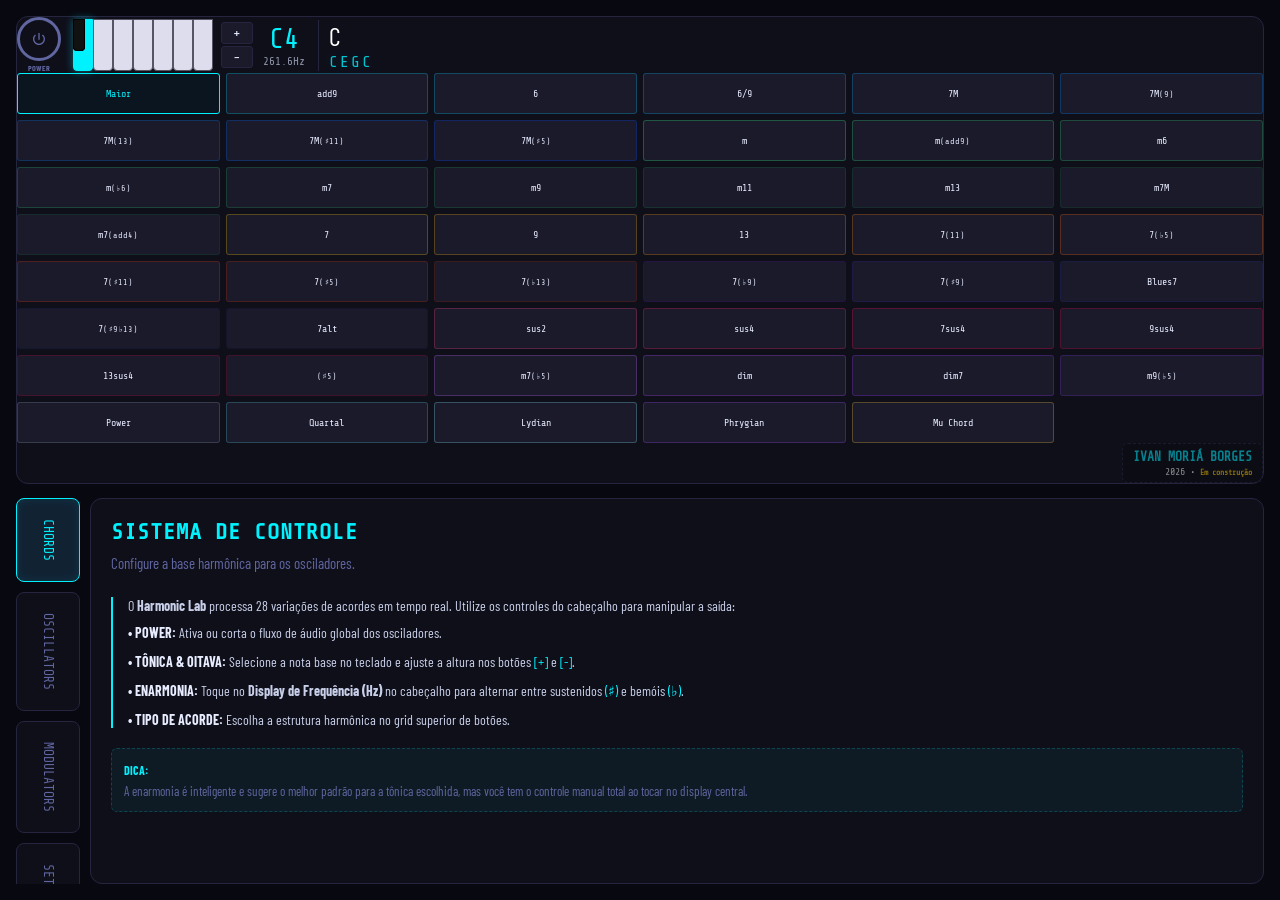
<file: chords/index.html>
<!DOCTYPE html>
<html lang="pt-br">
<head>
    <meta charset="UTF-8">
    <meta name="viewport" content="width=device-width, initial-scale=1.0, maximum-scale=1.0, user-scalable=no">
    <title>Harmonic Lab - Mid-Slider Logic</title>

<link rel="stylesheet" href="style.css">
</head>


<body>
    <header class="top-toolbar">
    <div class="piano-section" style="display: flex; align-items: center; gap: 12px; flex-shrink: 0;">
        <div id="power-btn" onclick="togglePower()" style="display: flex; flex-direction: column; align-items: center; gap: 2px; flex-shrink: 0;">
            <div class="power-ring">
                <svg viewBox="0 0 24 24" width="16" height="16"><path d="M13 3h-2v10h2V3zm4.83 2.17l-1.42 1.42A6.92 6.92 0 0 1 19 12c0 3.87-3.13 7-7 7s-7-3.13-7-7c0-2.12.94-4.03 2.43-5.32l-1.42-1.42A8.921 8.921 0 0 0 3 12c0 4.97 4.03 9 9 9s9-4.03 9-9c0-2.74-1.23-5.18-3.17-6.83z"/></svg>
            </div>
            <span style="font-size: 8px; font-weight: 700; color: var(--dim);">POWER</span>
        </div>

        <div style="display: flex; align-items: center; gap: 8px;">
            <div id="keyboard" class="keyboard"></div>
            
            <div style="display: flex; flex-direction: column; gap: 2px;">
                <button class="chord-btn" 
                    style="min-width: 32px; height: 22px; font-size: 14px; padding: 0; display: flex; align-items: center; justify-content: center;" 
                    onclick="changeOctave(1)">+</button>
                <button class="chord-btn" 
                    style="min-width: 32px; height: 22px; font-size: 14px; padding: 0; display: flex; align-items: center; justify-content: center;" 
                    onclick="changeOctave(-1)">-</button>
            </div>
           
<div id="note-display" onclick="toggleEnharmonics()" style="min-width: 45px; text-align: center; border: none; background: transparent; cursor: pointer;">
    <span id="enharmonic-indicator" style="display: none !important;"></span>
    <span id="note-text" style="font-size: 18px; display: block; color: var(--c0);">C4</span>
    <span id="hz-text" style="font-size: 9px; opacity: 0.7; display: block; color: var(--text);">261.6Hz</span>
</div>
        </div>

        <div id="chord-info" style="min-width: 80px; max-width: 80px; border-left: 1px solid var(--border); padding-left: 10px; display: flex; flex-direction: column; justify-content: center;">
            <span id="chord-name-display" style="font-size: 14px; color: #fff; white-space: nowrap; overflow: hidden; text-overflow: ellipsis;">CHORD</span>
            <span id="chord-notes-display" style="font-size: 9px; color: var(--c0); opacity: 0.8; font-family: 'Share Tech Mono';">---</span>
        </div>
    </div>

    <div class="chord-container-wrap" style="flex: 1; overflow: hidden;">
        <div class="chord-grid" id="chord-btns-container"></div>
    </div>
    
    <div class="author-credit" onclick="switchTab('contact')" style="flex-shrink: 0; margin-left: auto;">
        <span class="author-name">Ivan Moriá Borges</span>
        <div class="author-status">2026 • <span class="dev-tag">Em construção</span></div>
    </div>
</header>
    <div class="app-container">
        <nav class="side-nav">
            <button class="tab-trigger active" onclick="switchTab('chords')">Chords</button>
            <button class="tab-trigger" onclick="switchTab('oscillators')">Oscillators</button>
            <button class="tab-trigger" onclick="switchTab('modulators')">Modulators</button>
            <button class="tab-trigger" onclick="switchTab('settings')">Settings</button>
        </nav>

<section id="chords" class="tab-content active">
    <div style="padding: 20px; background: var(--panel); border: 1px solid var(--border); border-radius: 12px; height: 100%; overflow-y: auto;">
        <h2 style="color: var(--c0); font-family: 'Share Tech Mono'; margin-bottom: 10px; letter-spacing: 1px;">SISTEMA DE CONTROLE</h2>
        <p style="color: var(--dim); margin-bottom: 25px; font-size: 15px;">Configure a base harmônica para os osciladores.</p>
        
        <div style="display: grid; gap: 20px; color: var(--text); font-size: 14px;">
            
            <div style="border-left: 2px solid var(--c0); padding-left: 15px;">
                <p style="margin-bottom: 10px;">O <strong>Harmonic Lab</strong> processa 28 variações de acordes em tempo real. Utilize os controles do cabeçalho para manipular a saída:</p>
                
                <ul style="list-style: none; display: flex; flex-direction: column; gap: 12px;">
                    <li>
                        <b style="color:var(--bright)">• POWER:</b> 
                        Ativa ou corta o fluxo de áudio global dos osciladores.
                    </li>
                    <li>
                        <b style="color:var(--bright)">• TÔNICA & OITAVA:</b> 
                        Selecione a nota base no teclado e ajuste a altura nos botões <span style="color: var(--c0)">[+]</span> e <span style="color: var(--c0)">[-]</span>.
                    </li>
                    <li>
                        <b style="color:var(--bright)">• ENARMONIA:</b> 
                        Toque no <b>Display de Frequência (Hz)</b> no cabeçalho para alternar entre sustenidos <span style="color: var(--c0)">(♯)</span> e bemóis <span style="color: var(--c0)">(♭)</span>.
                    </li>
                    <li>
                        <b style="color:var(--bright)">• TIPO DE ACORDE:</b> 
                        Escolha a estrutura harmônica no grid superior de botões.
                    </li>
                </ul>
            </div>

            <div style="background: rgba(0, 242, 255, 0.05); padding: 12px; border-radius: 6px; border: 1px dashed rgba(0, 242, 255, 0.2);">
                <span style="color: var(--c0); font-weight: bold; font-size: 12px; text-transform: uppercase;">Dica:</span>
                <p style="font-size: 13px; color: var(--dim); margin-top: 5px;">
                    A enarmonia é inteligente e sugere o melhor padrão para a tônica escolhida, mas você tem o controle manual total ao tocar no display central.
                </p>
            </div>
            
        </div>
    </div>
</section>

        <section id="oscillators" class="tab-content">
            <main id="osc-row"></main>

<div style="display: flex; align-items: center; gap: 20px; padding: 10px 0;">
    
    <div class="timebase-group" style="flex-grow: 1;">
        <div class="timebase-label" style="display: flex; justify-content: space-between; font-family: sans-serif; font-size: 12px; margin-bottom: 5px;">
            <span>Timebase / Cycles</span>
            <span class="timebase-val" id="tb-val">50.0</span>
        </div>
        <input type="range" id="unified-slider" min="0" max="100" value="50" style="width: 100%;">
    </div>

    <button class="chord-btn" onclick="resetPhases()"
        style="color: #ffcc00; border: 1px solid #ffcc0022; background-color: transparent;margin-right:40px; height: 45px; min-width: 80px; border-radius: 3px; cursor: pointer; font-family: sans-serif; font-size: 9px; opacity: 0.6; transition: all 0.3s ease; outline: none; white-space: nowrap;">
        RESET<br>PHASE
    </button>

</div>

            <div class="sum-canvas-container" style="min-height: 200px;">
                <canvas id="sum-canvas"></canvas>
            </div>
        </section>

        <section id="modulators" class="tab-content">
            <div style="padding: 20px; background: var(--panel); border: 1px solid var(--border); border-radius: 12px; text-align: center;">
                <h2 style="color: var(--c0); font-family: 'Share Tech Mono';">MODULATION MATRIX</h2>
                <p style="color: var(--dim); margin-top: 10px;">Em breve: Envelopes ADSR e LFOs para os osciladores.</p>
            </div>
        </section>

        <section id="settings" class="tab-content">
            <div style="padding: 20px; background: var(--panel); border: 1px solid var(--border); border-radius: 12px;">
                <h2 style="color: var(--c0); font-family: 'Share Tech Mono';">LAB SETTINGS</h2>
                <p style="color: var(--dim); margin-top: 10px;">Configurações globais de áudio e visualização.</p>
            </div>
        </section>

        <section id="contact" class="tab-content">
            <div style="padding: 20px; background: var(--panel); border: 1px solid var(--border); border-radius: 12px; text-align: center;">
                <h2 style="color: var(--c0); font-family: 'Share Tech Mono'; margin-bottom: 20px;">CONTACT & SUPPORT</h2>
                <p style="color: var(--dim); margin-bottom: 10px;">Para dúvidas, sugestões ou colaborações:</p>
                <div style="background: #000; padding: 15px; border-radius: 8px; border: 1px solid var(--c0); display: inline-block;">
                    <a href="mailto:ivanmoriabr@gmail.com" style="color: var(--bright); font-family: 'Share Tech Mono'; text-decoration: none; font-size: 1.2rem;">
                        ivanmoriabr@gmail.com
                    </a>
                </div>
            </div>
        </section>
    </div>
</body>
<script src="chords.js"></script>

</body>
</html>
</file>
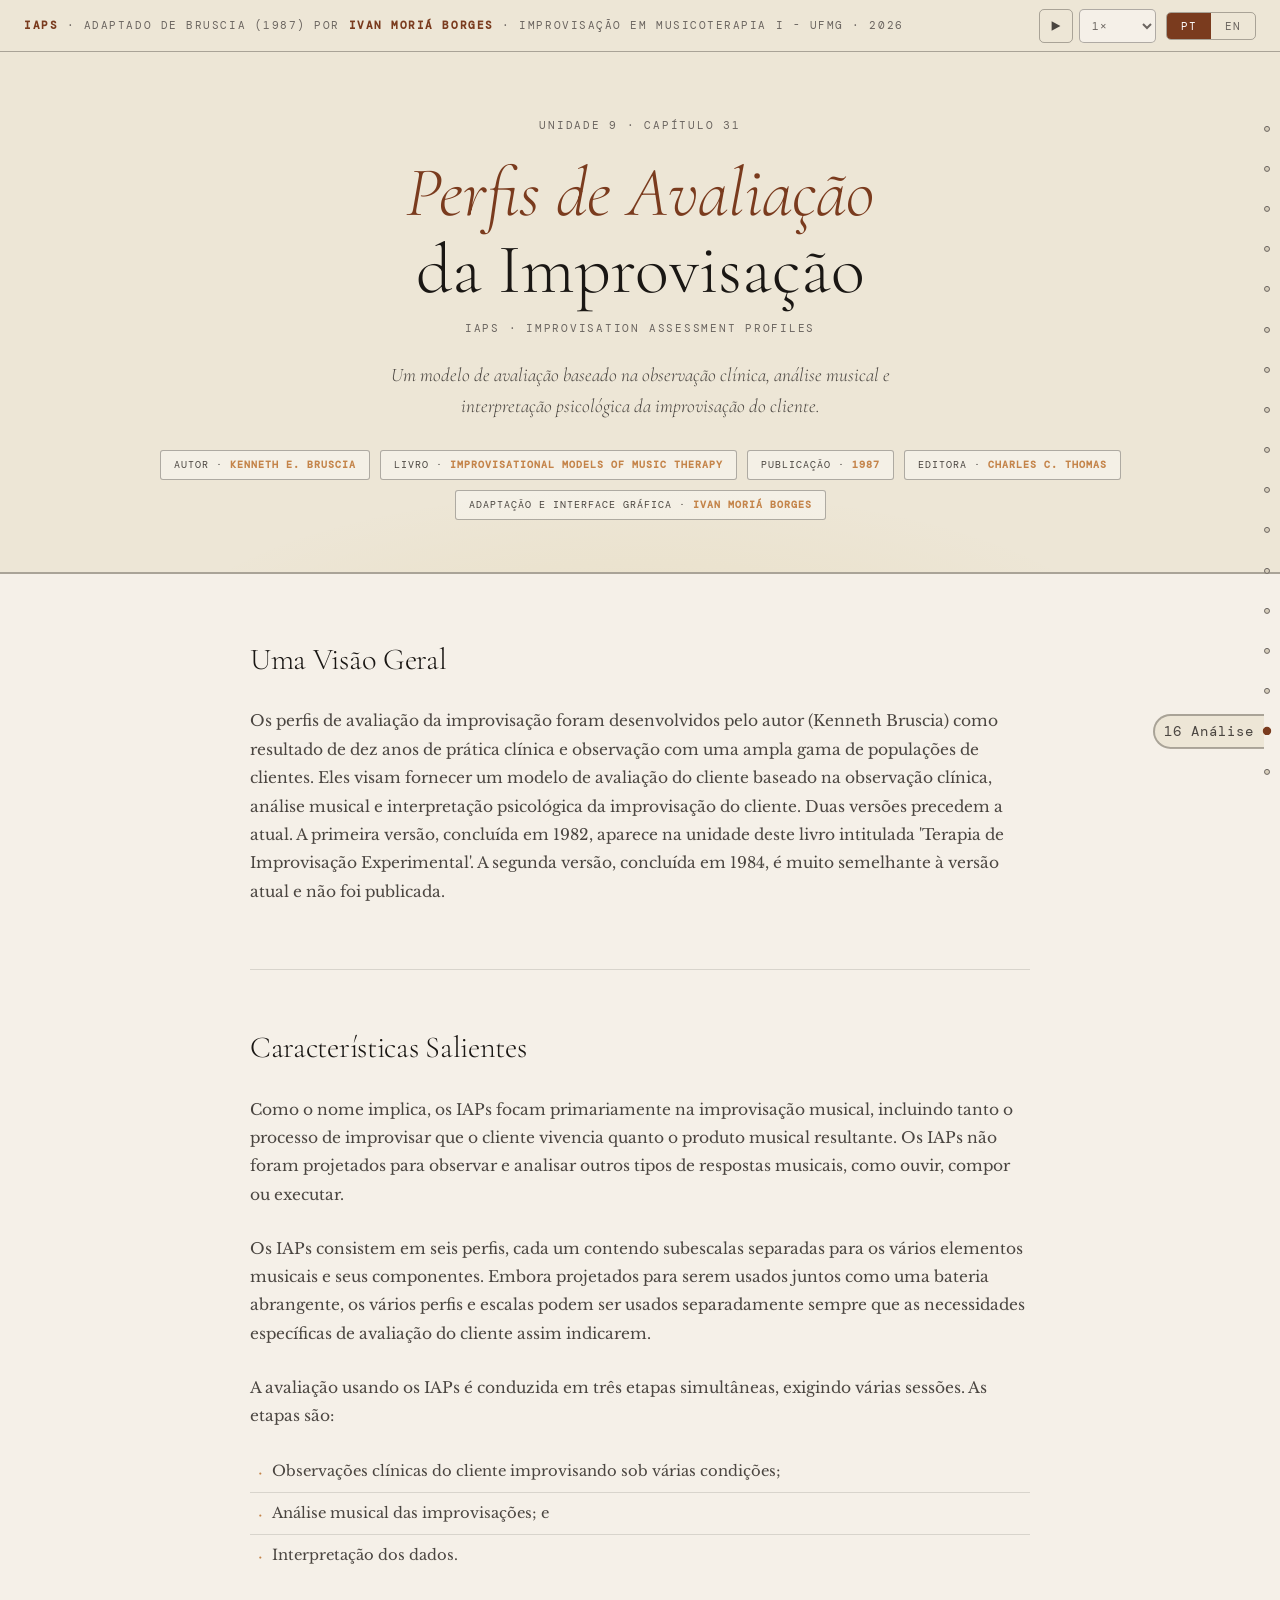
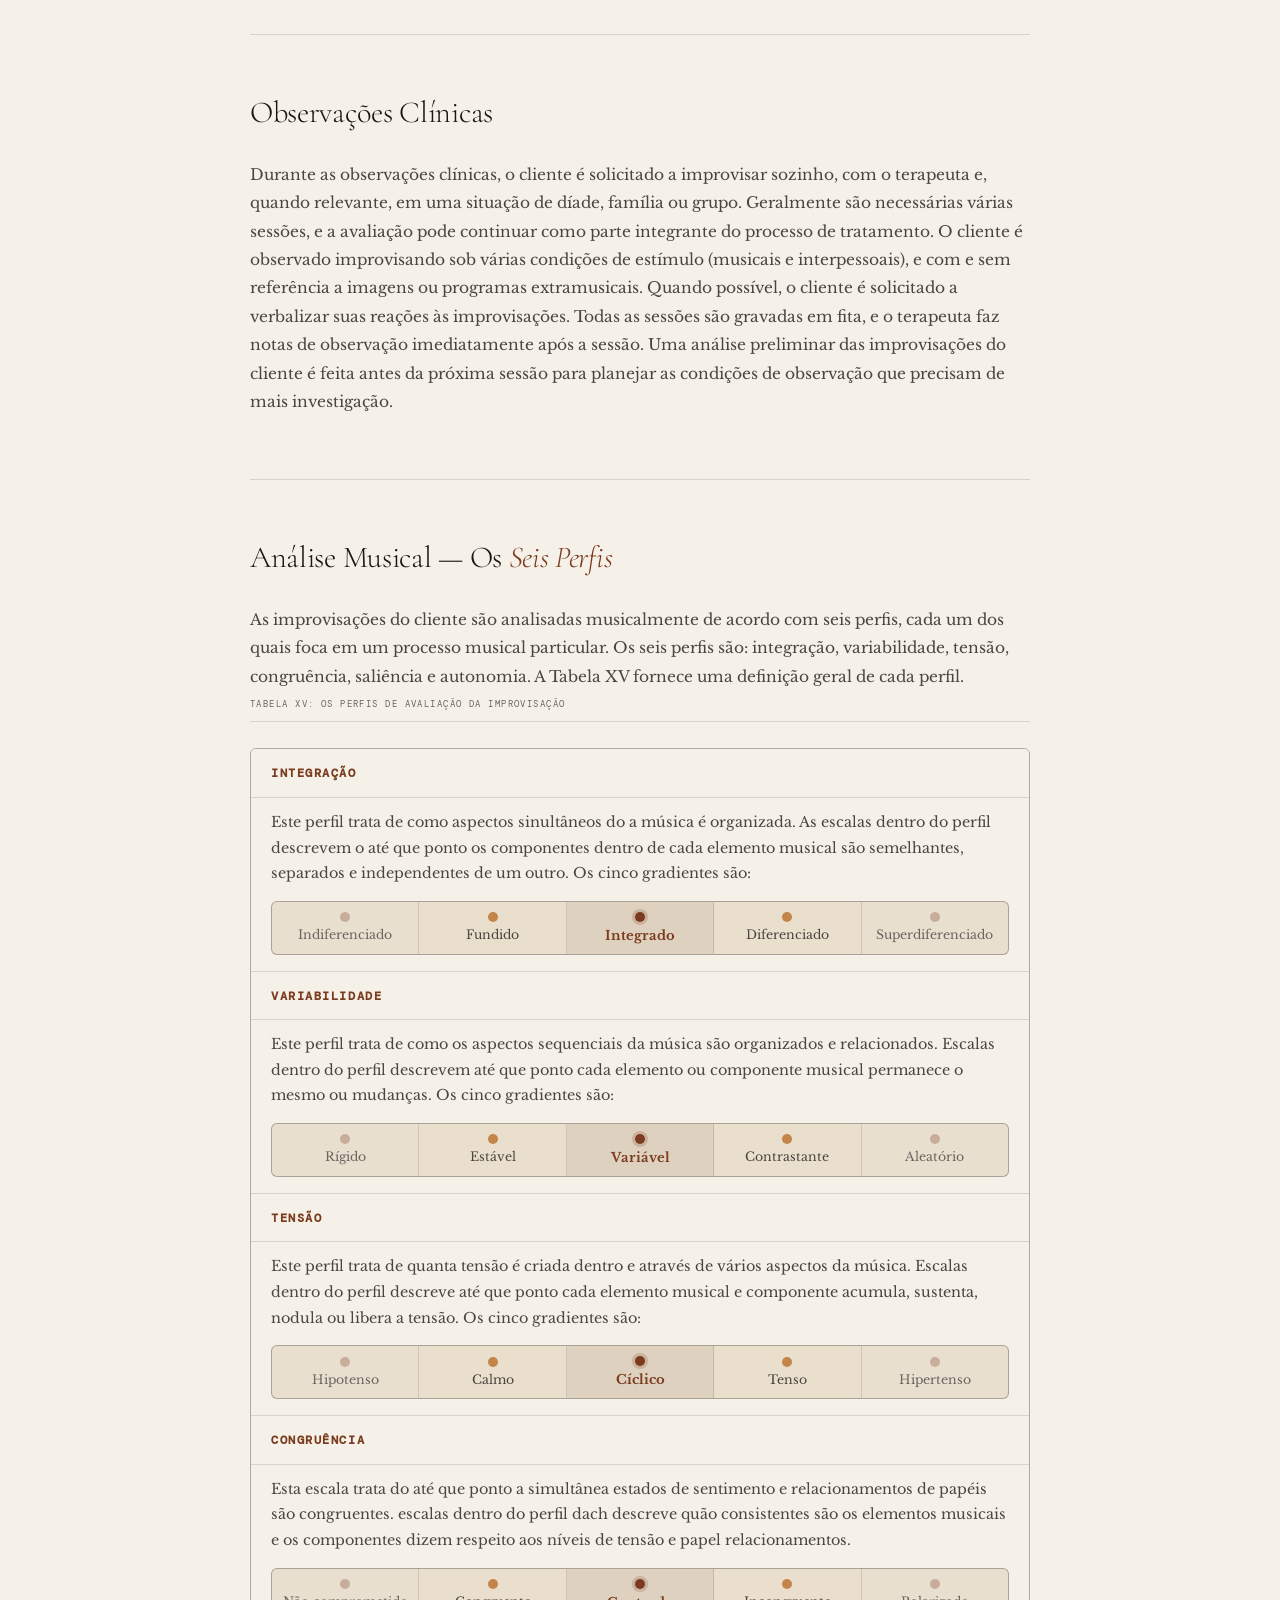
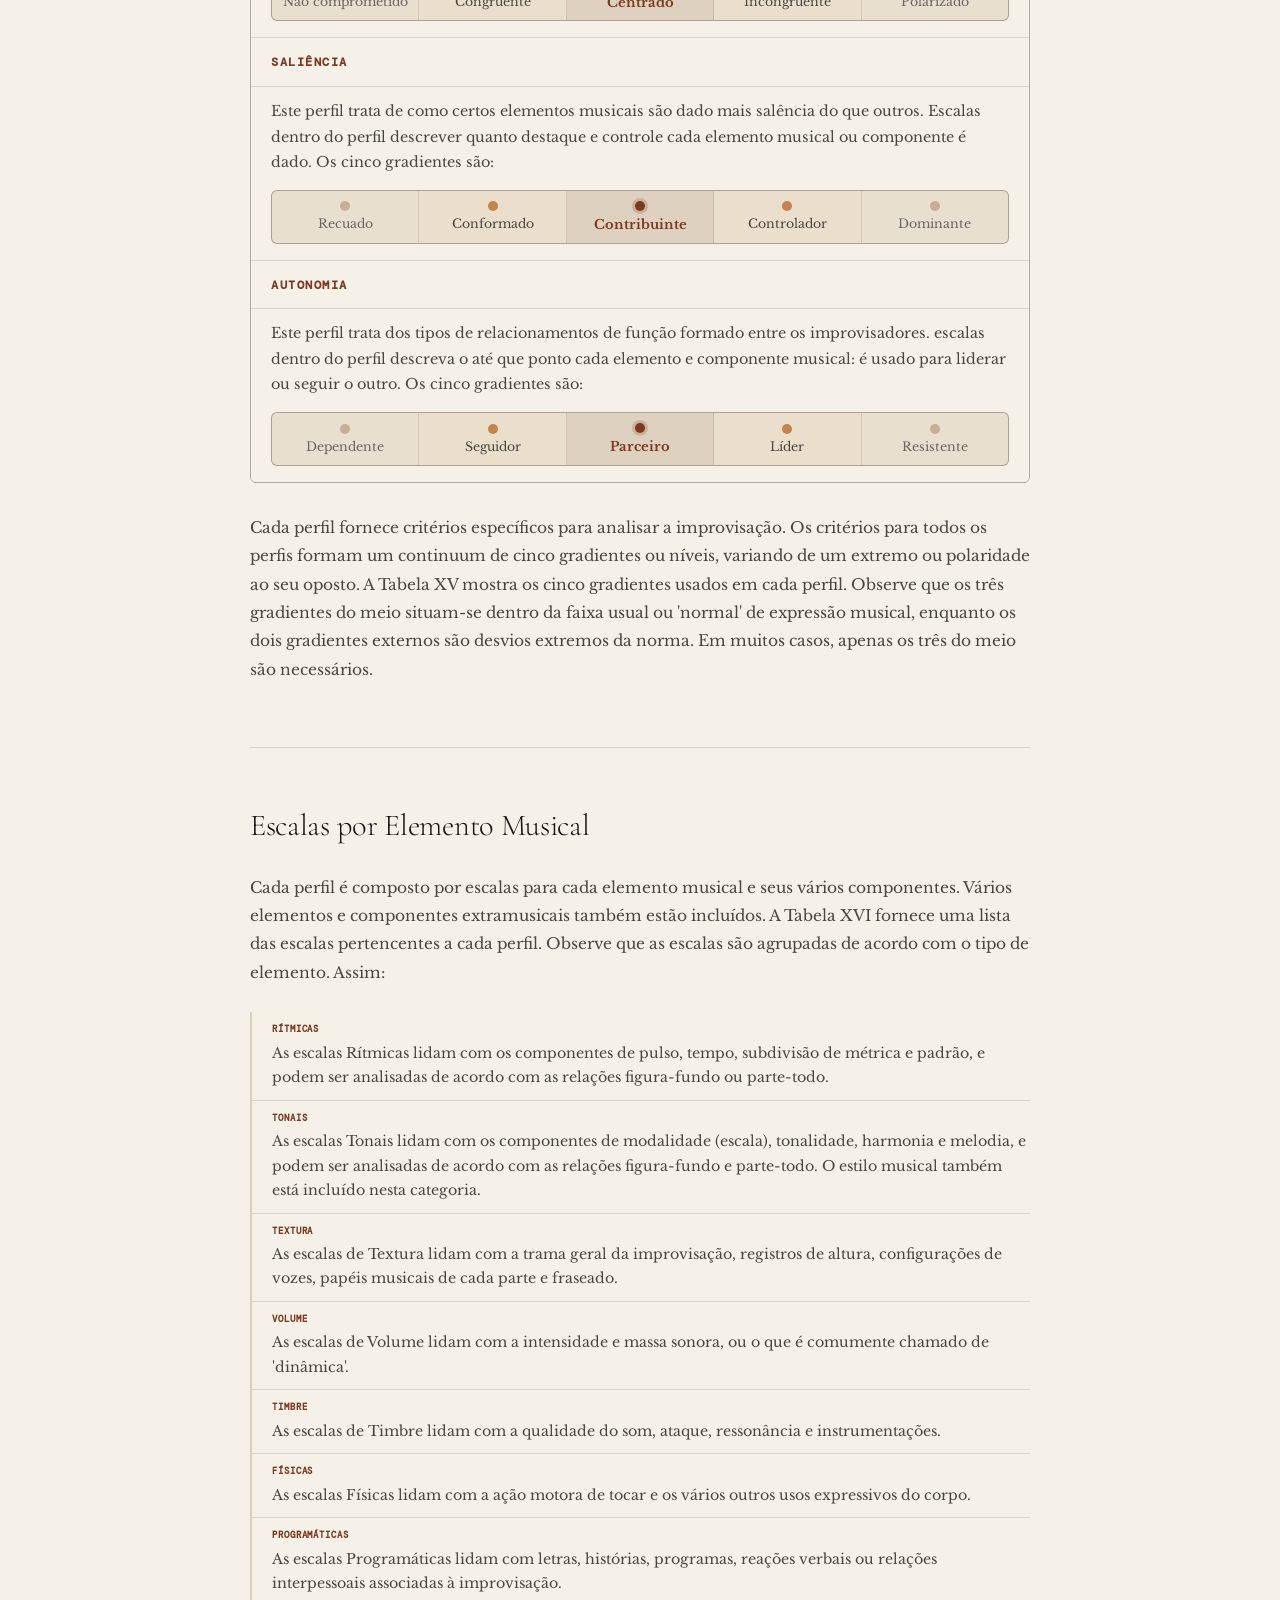
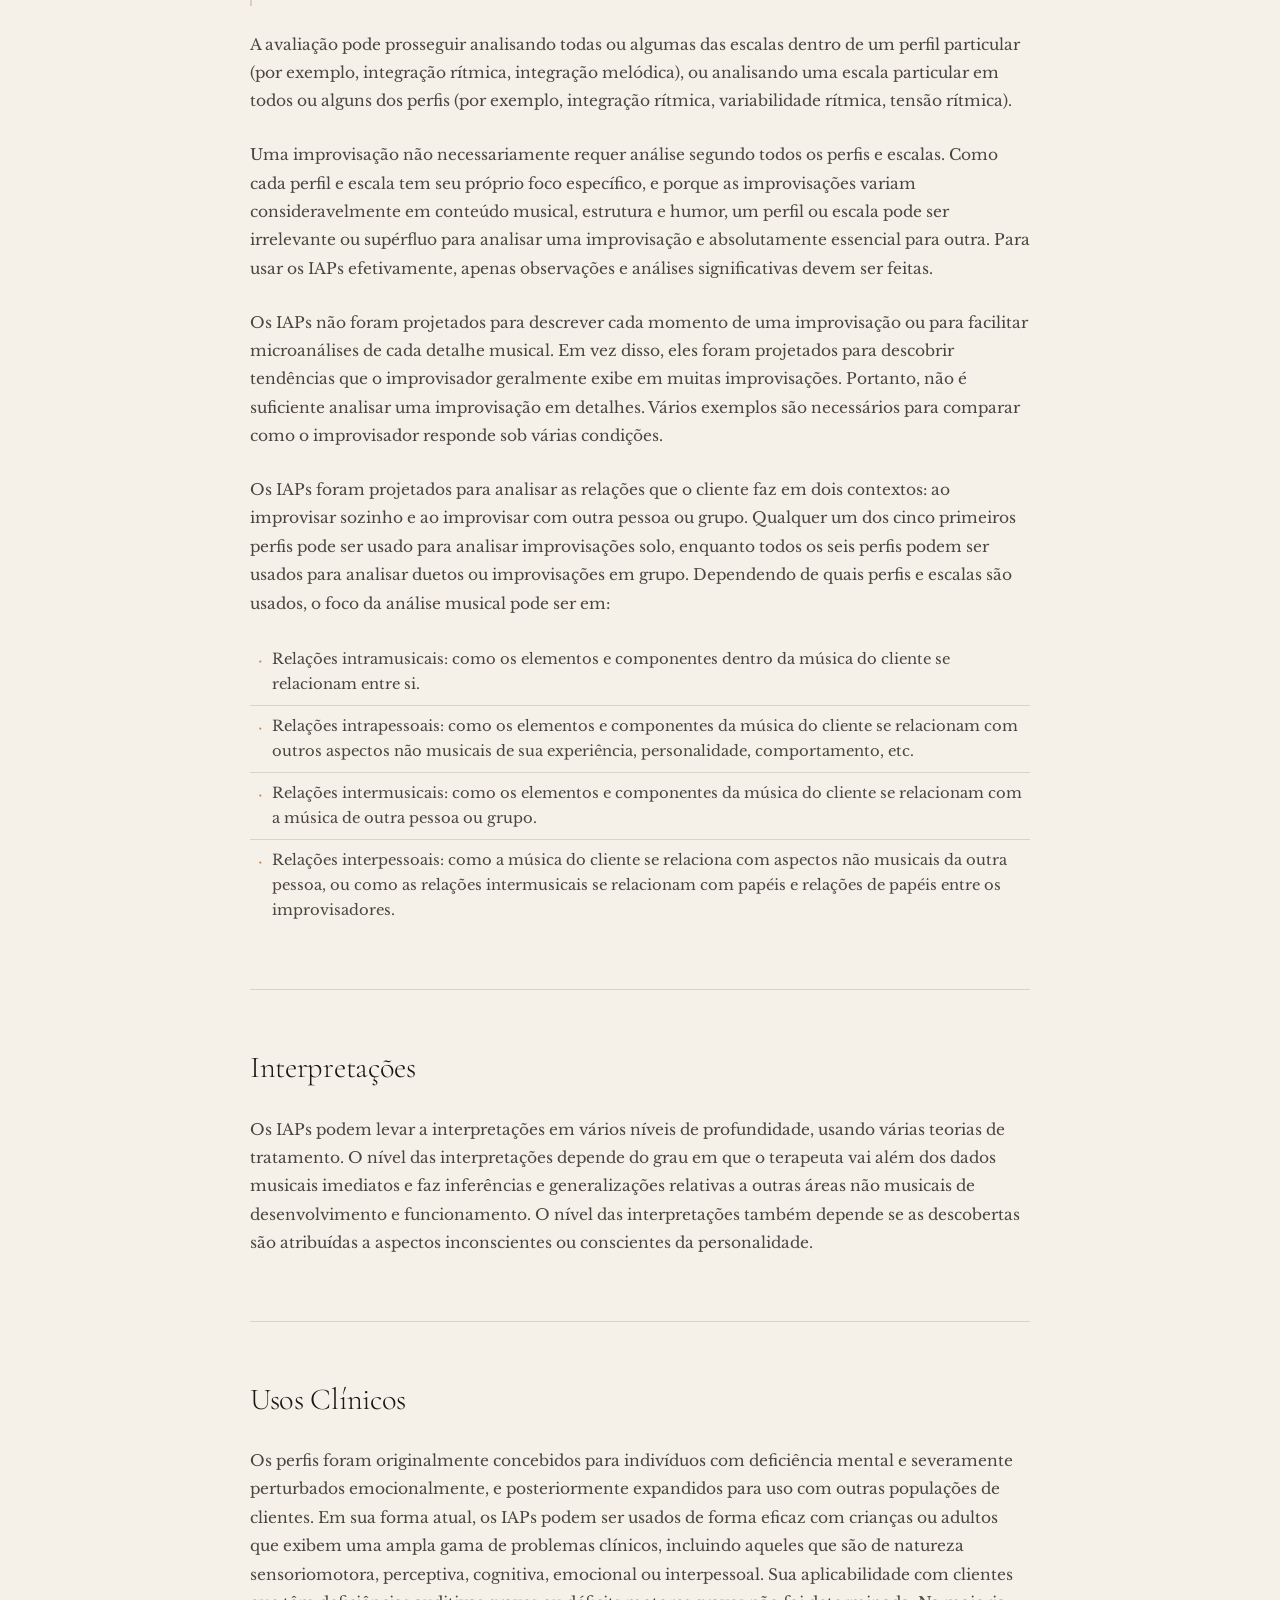
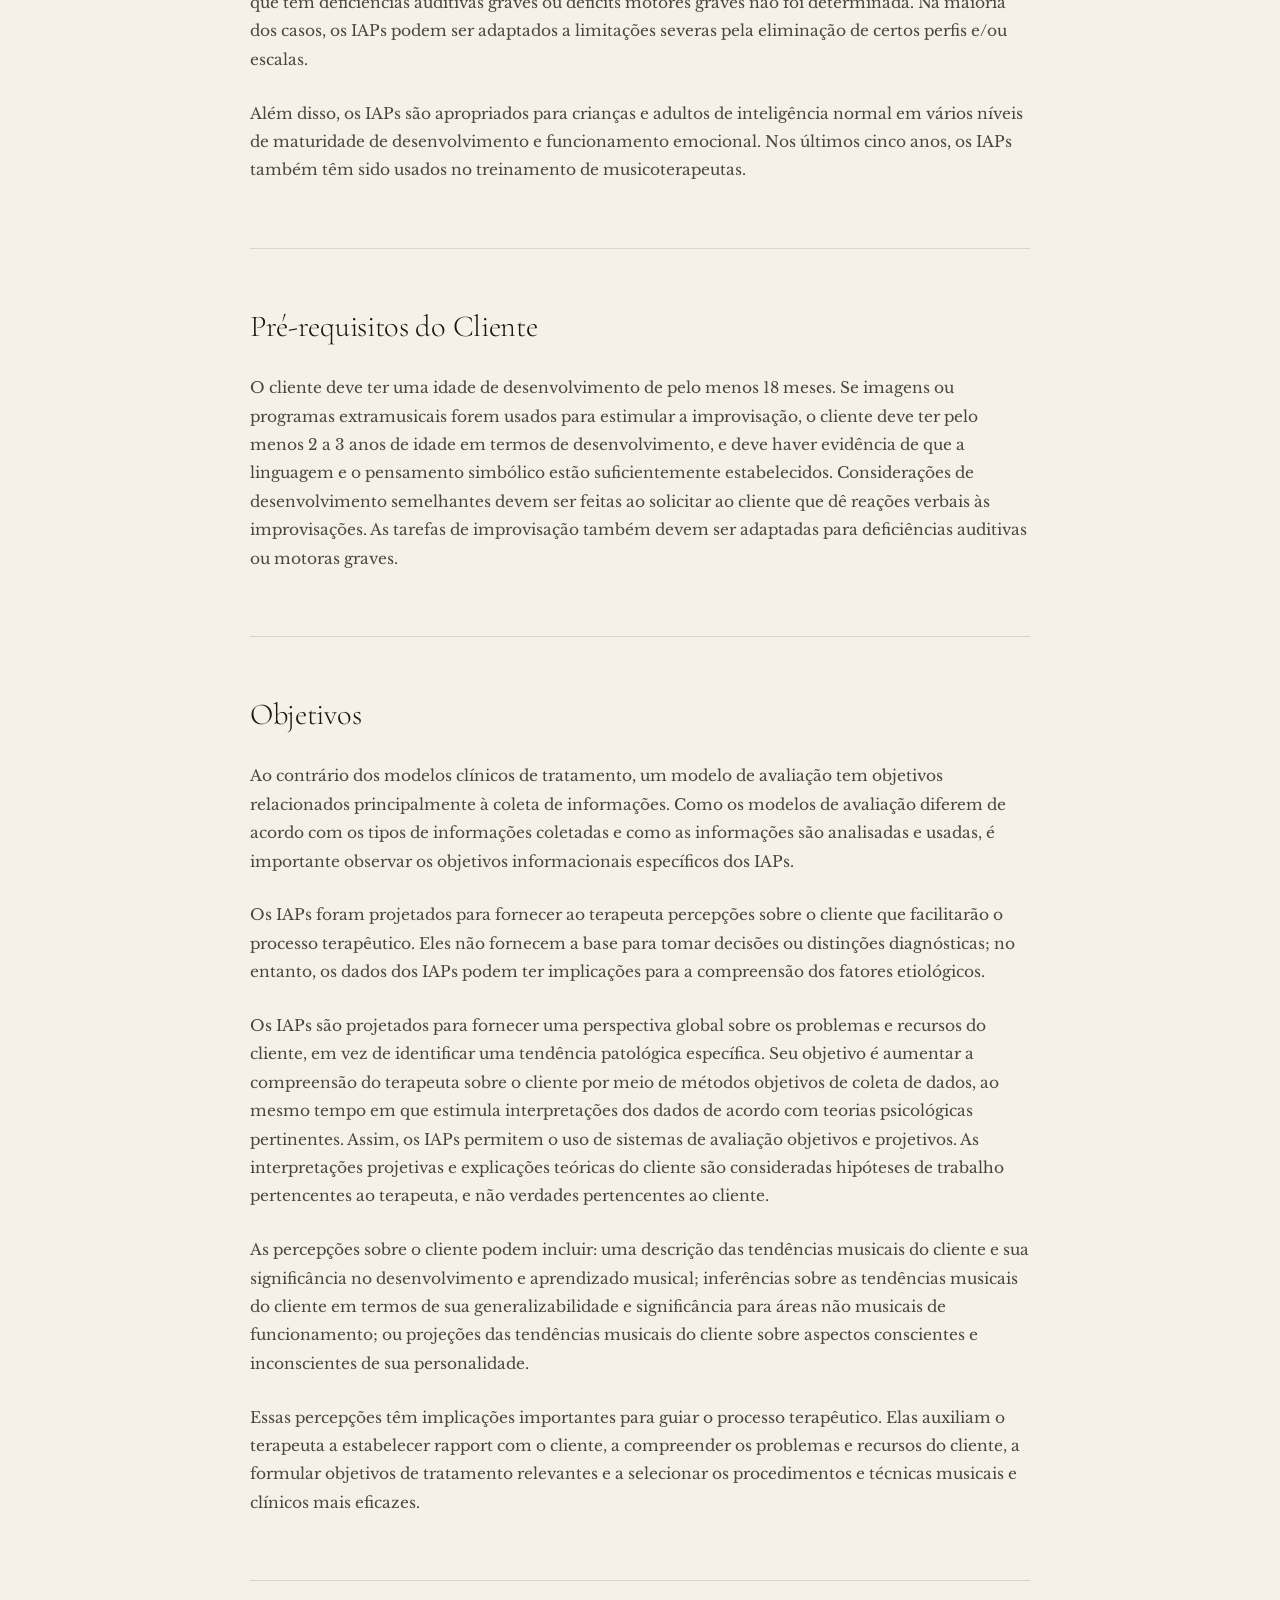
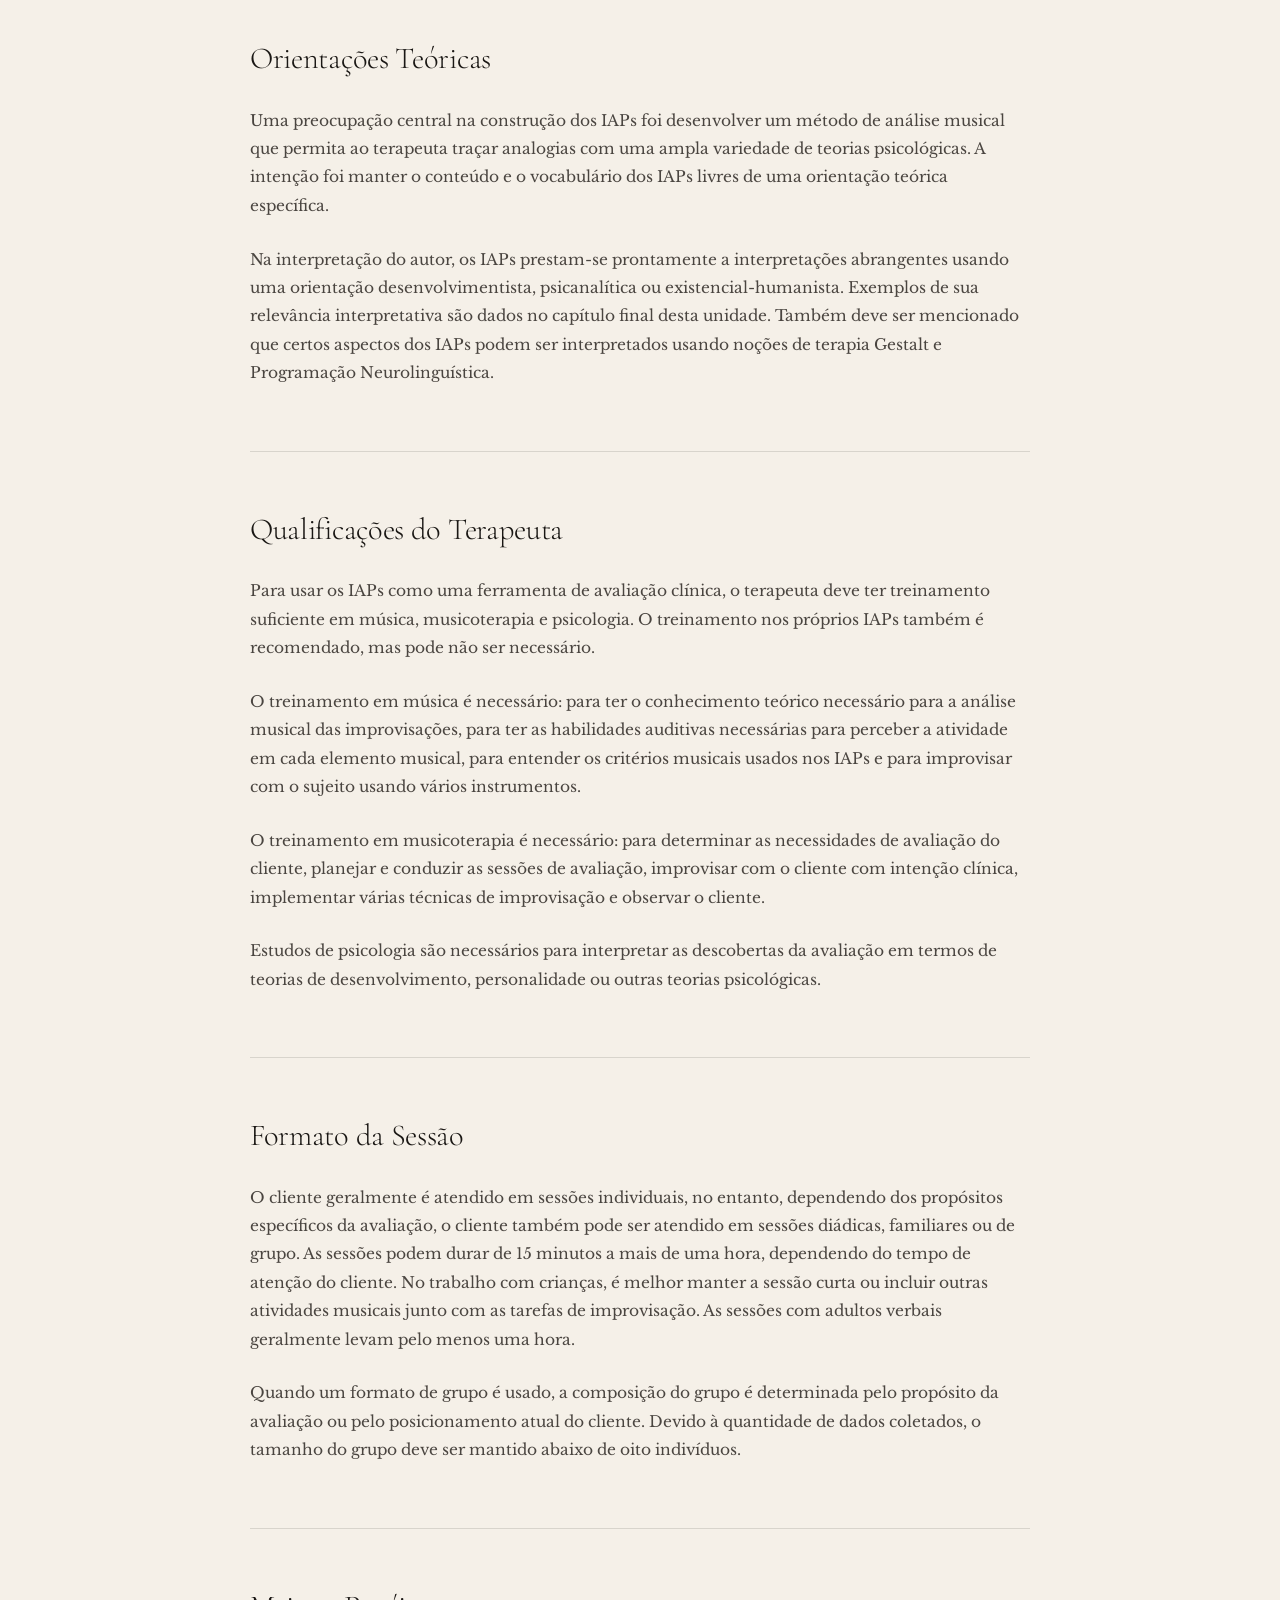
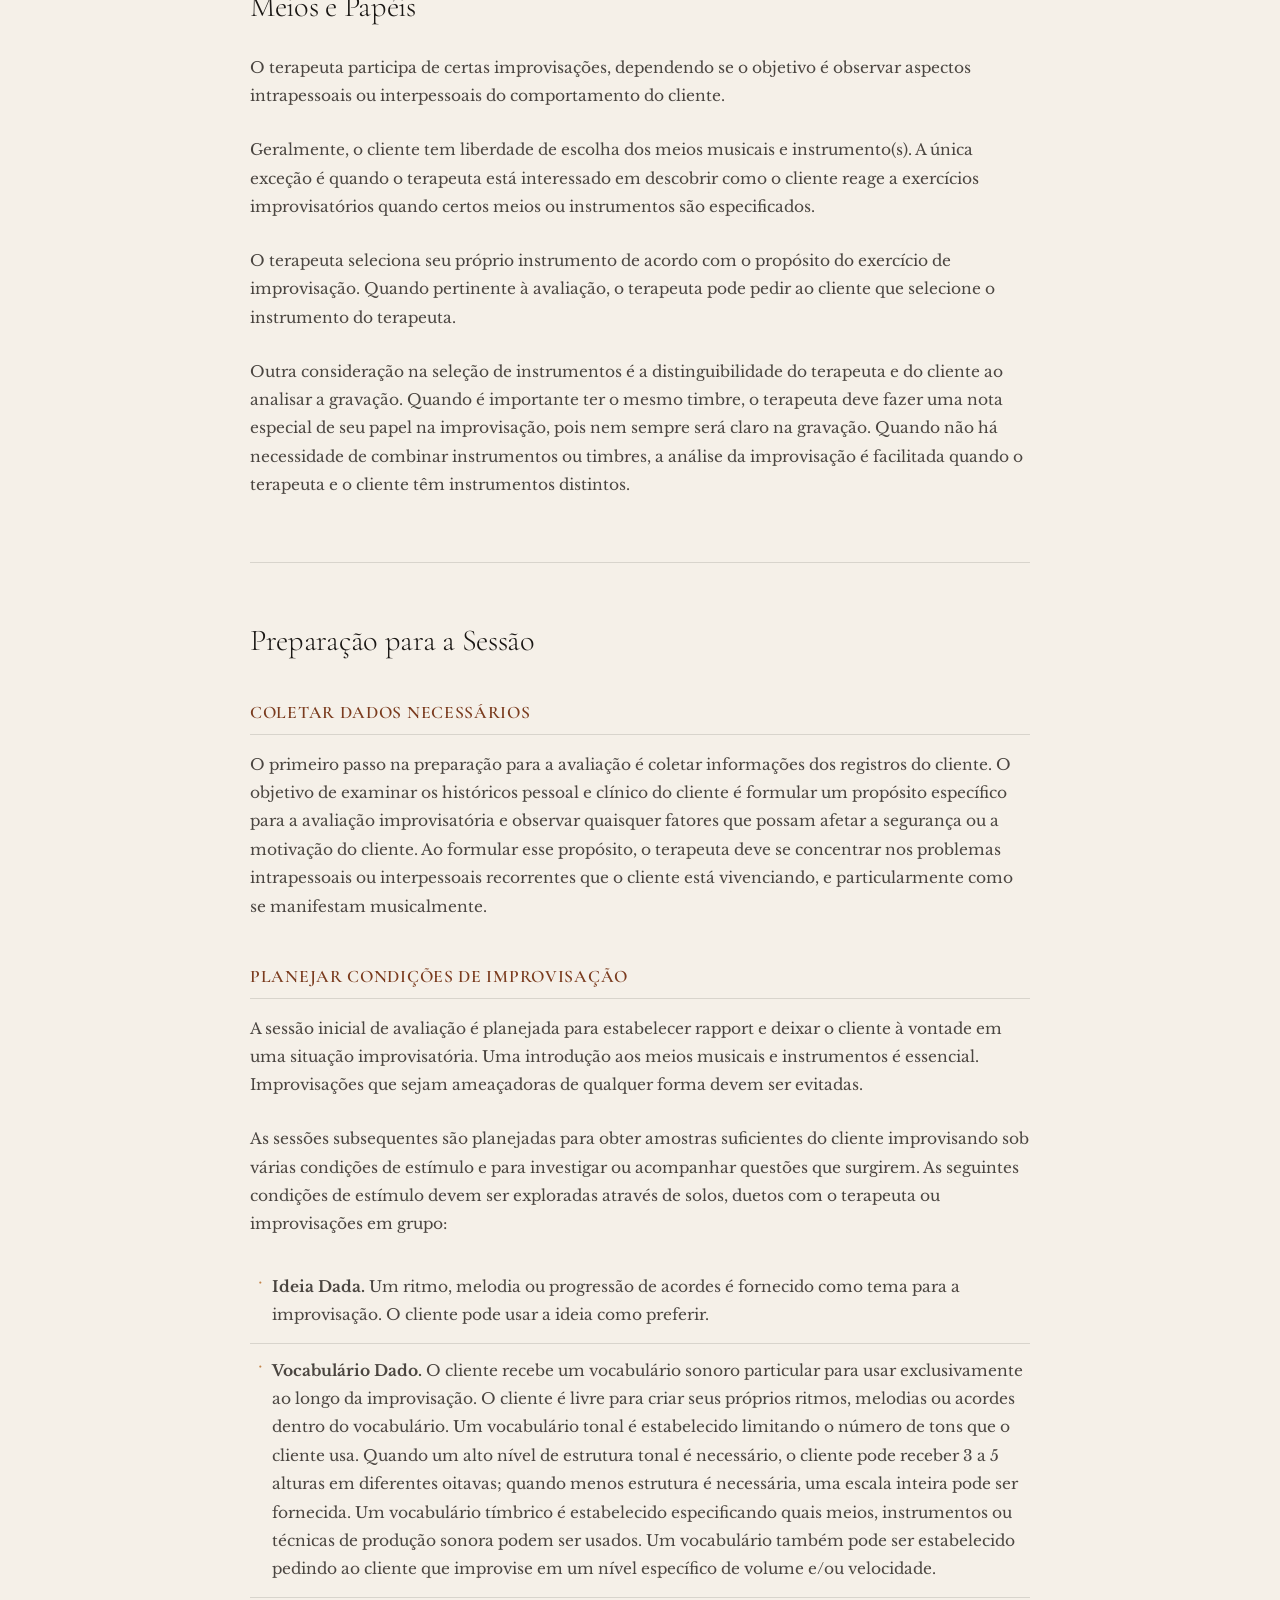
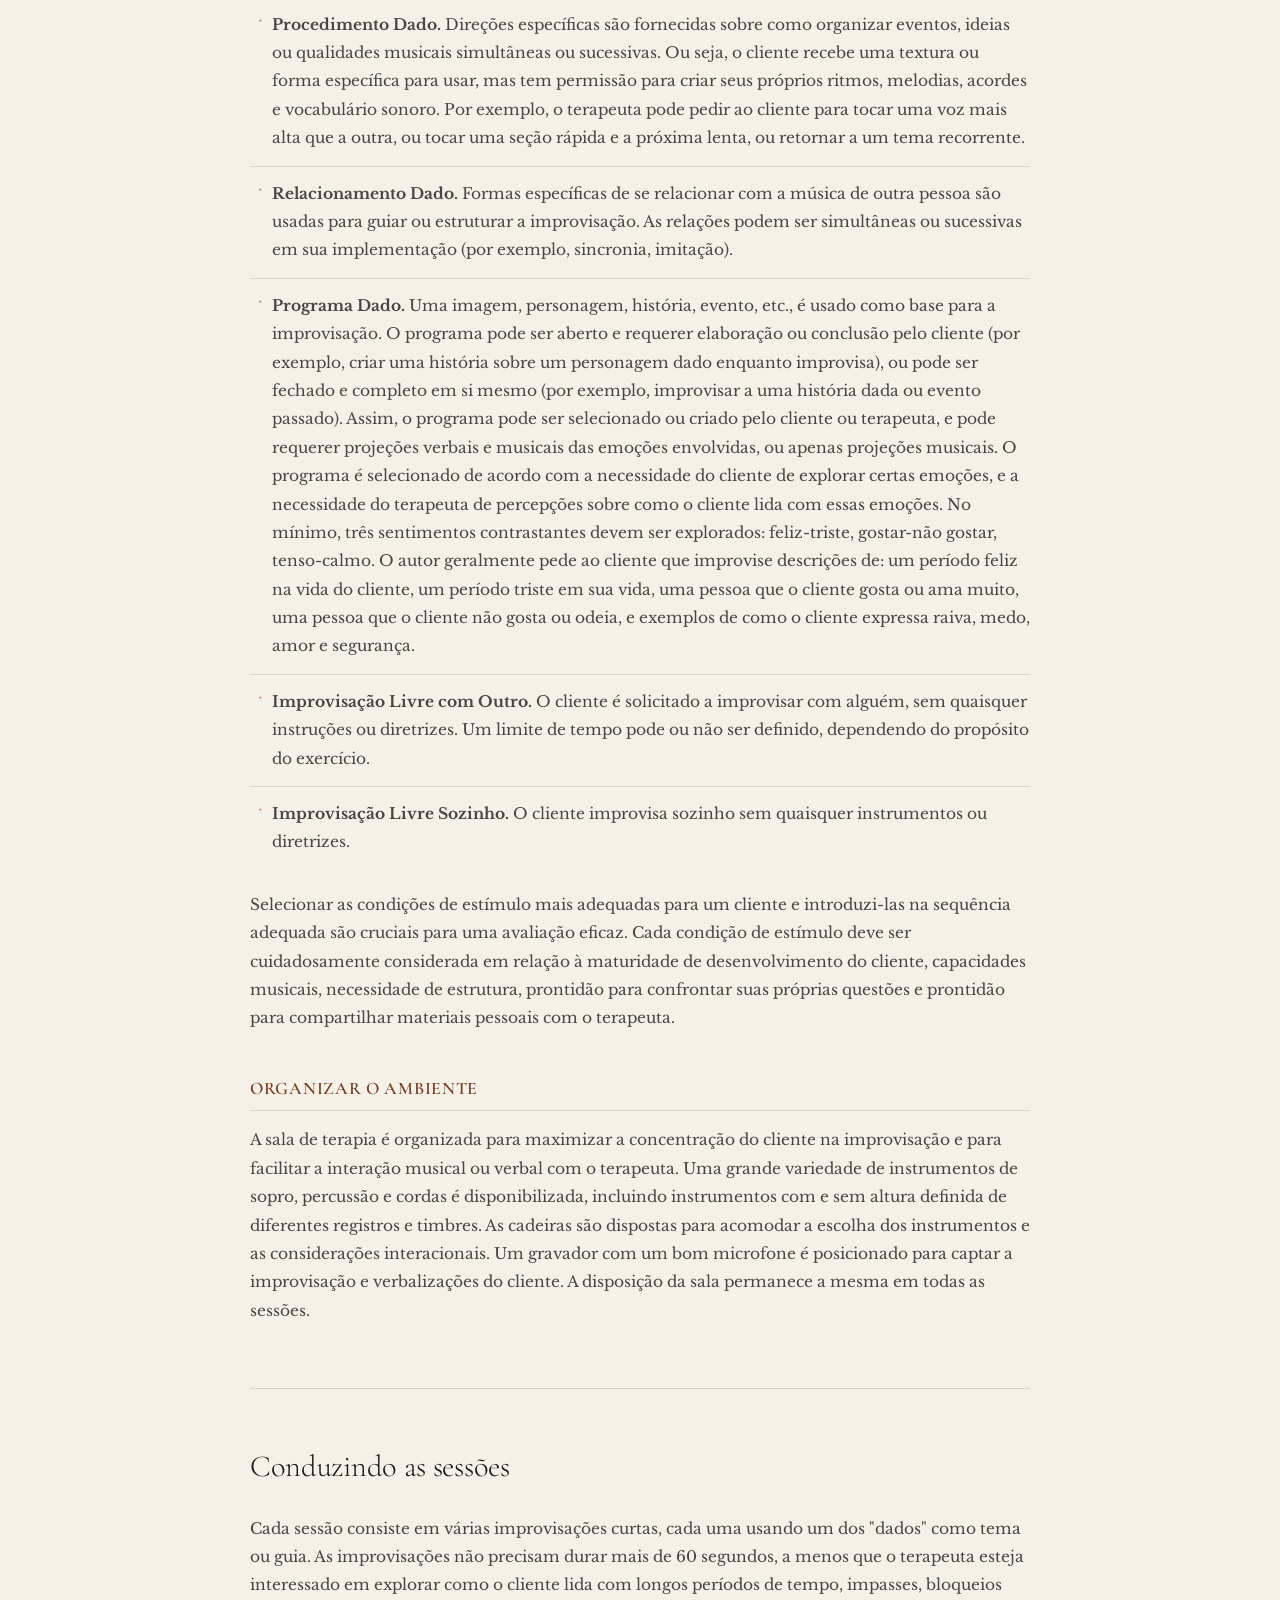
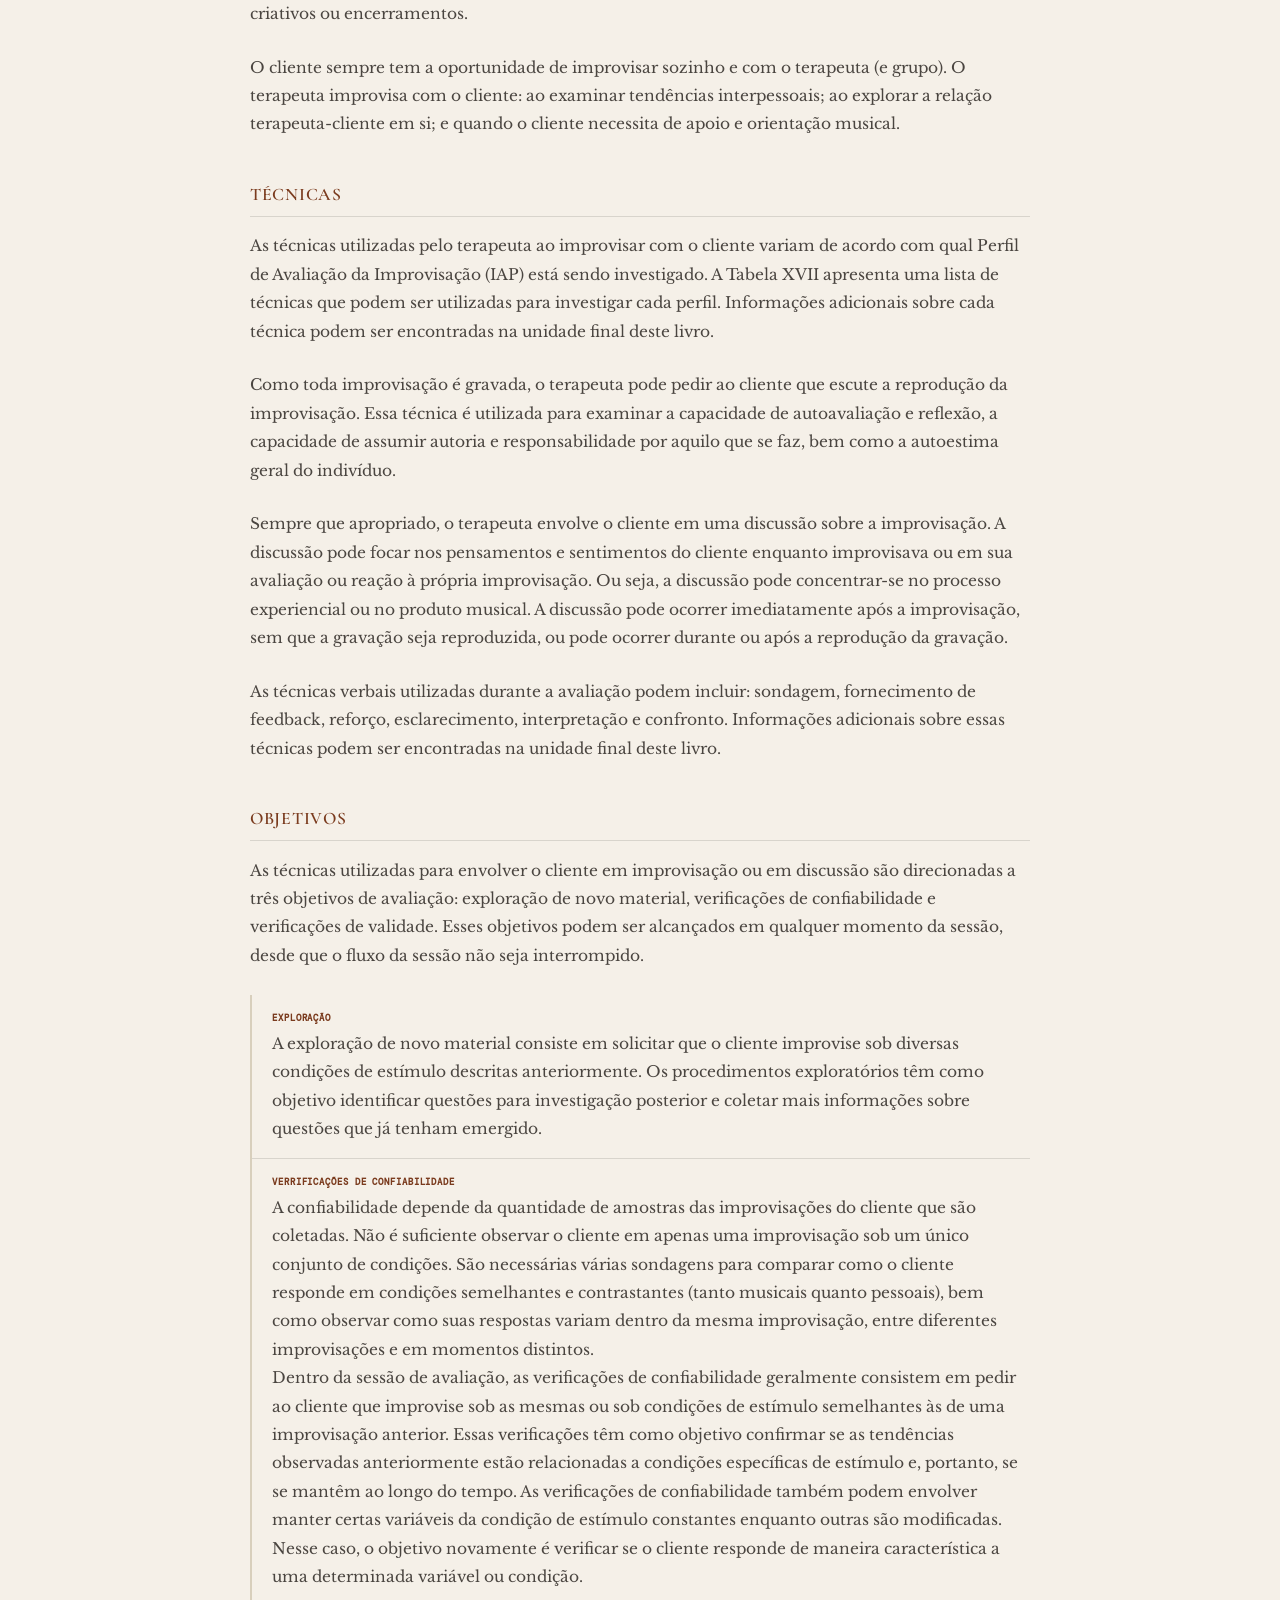
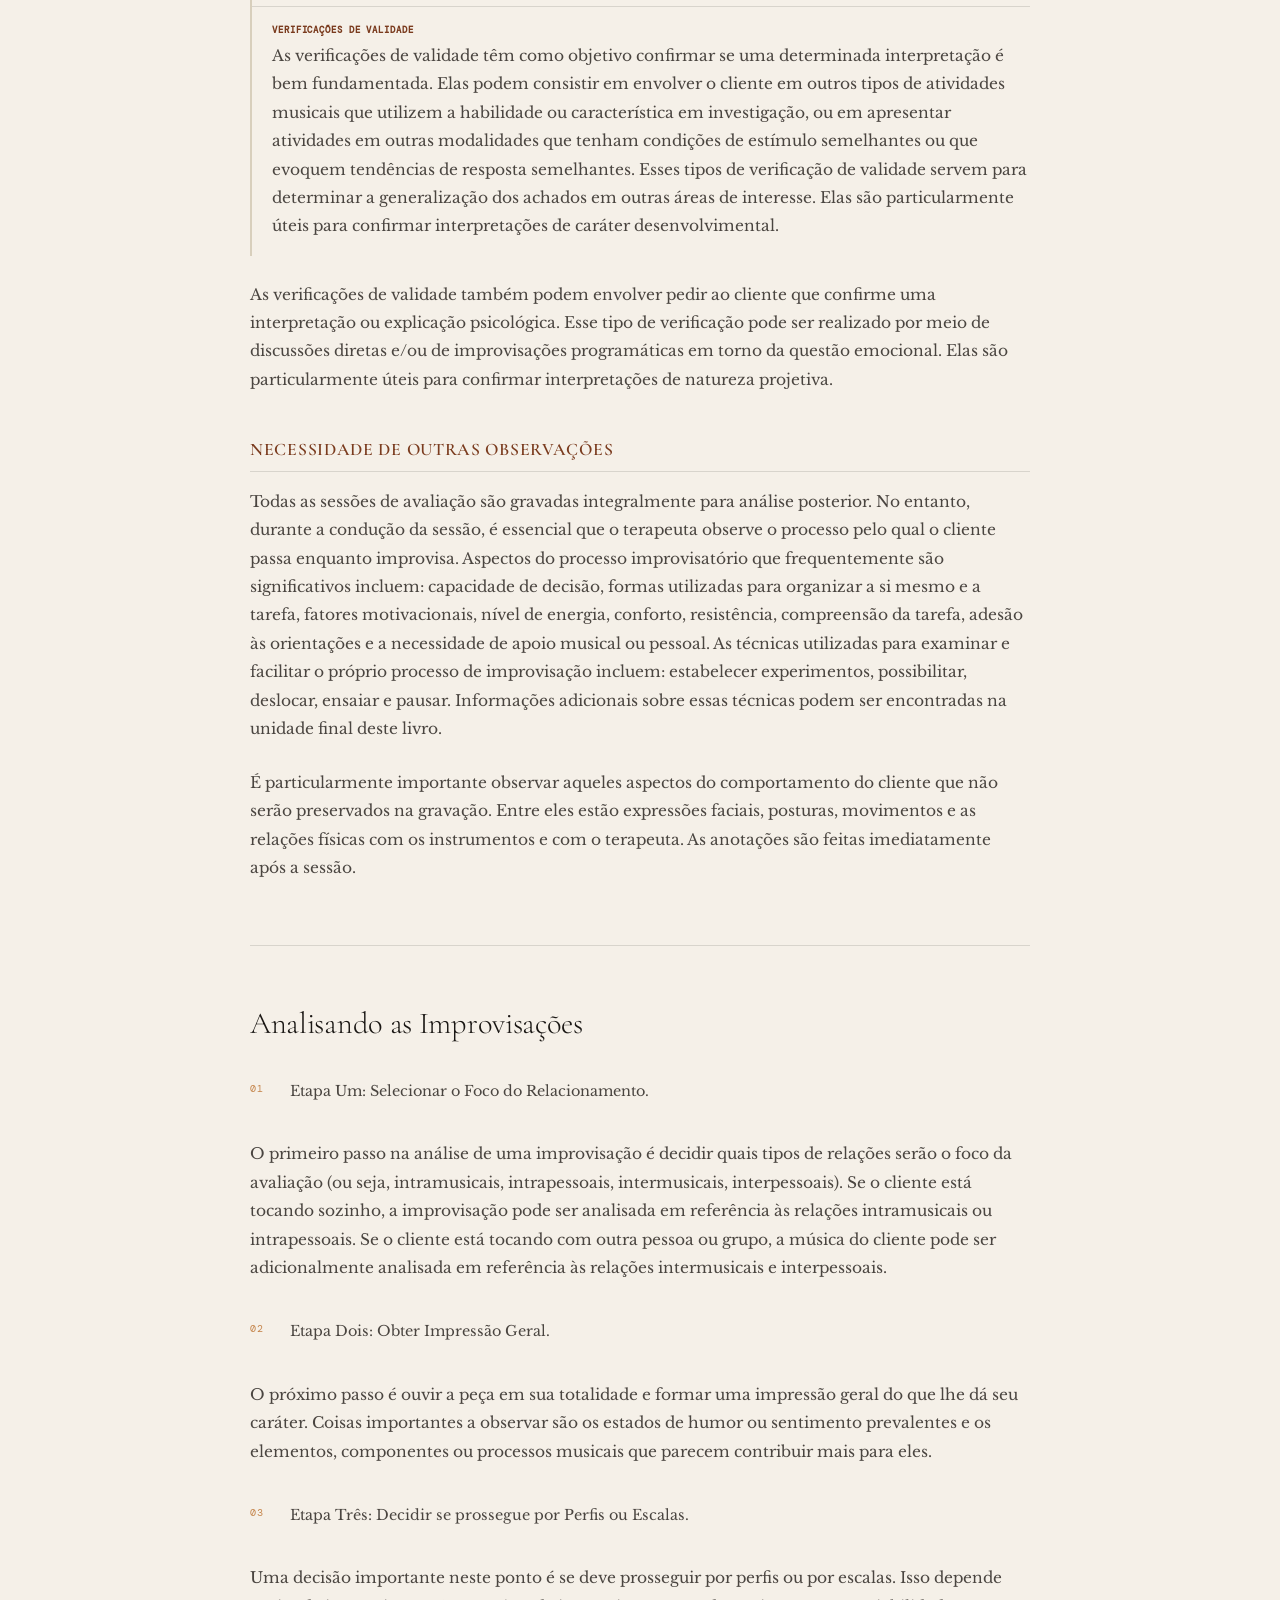
<file: IAPS/index.html>
<!DOCTYPE html>

<html lang="pt">
<head>
<meta charset="utf-8"/>
<meta content="width=device-width, initial-scale=1.0" name="viewport"/>
<title>Bruscia 1987 · IAPs · Cap 31</title>
<link href="https://fonts.googleapis.com" rel="preconnect"/>
<link href="https://fonts.googleapis.com/css2?family=Cormorant+Garamond:ital,wght@0,300;0,400;0,600;1,300;1,400&amp;family=DM+Mono:wght@300;400&amp;family=Libre+Baskerville:ital,wght@0,400;0,700;1,400&amp;display=swap" rel="stylesheet"/>
<link href="iaps.css" rel="stylesheet"/>
</head>
<body class="lang-pt">
<a class="skip-link" data-lang="pt" href="#main-content">Ir para o conteúdo</a>
<a class="skip-link" data-lang="en" href="#main-content">Skip to content</a>
<div aria-hidden="true" id="progress-bar"></div>
<div aria-live="polite" id="read-tip" role="status"></div>
<!-- ════════════════════════ VERTICAL TOC ════════════════════ -->
<nav aria-label="Navegação de seções" id="vtoc">
<div class="vtoc-dot" data-href="#sec-intro" role="link" tabindex="0"><span class="vtoc-dot-label" data-lang="pt">1 Introdução</span><span class="vtoc-dot-label" data-lang="en">1 Introduction</span><span class="vtoc-dot-pip"></span></div>
<div class="vtoc-dot" data-href="#sec-features" role="link" tabindex="0"><span class="vtoc-dot-label" data-lang="pt">2 Características</span><span class="vtoc-dot-label" data-lang="en">2 Salient Features</span><span class="vtoc-dot-pip"></span></div>
<div class="vtoc-dot" data-href="#sec-obs" role="link" tabindex="0"><span class="vtoc-dot-label" data-lang="pt">3 Observações</span><span class="vtoc-dot-label" data-lang="en">3 Observations</span><span class="vtoc-dot-pip"></span></div>
<div class="vtoc-dot" data-href="#sec-profiles" role="link" tabindex="0"><span class="vtoc-dot-label" data-lang="pt">4 Seis Perfis</span><span class="vtoc-dot-label" data-lang="en">4 Six Profiles</span><span class="vtoc-dot-pip"></span></div>
<div class="vtoc-dot" data-href="#sec-scales" role="link" tabindex="0"><span class="vtoc-dot-label" data-lang="pt">5 Escalas</span><span class="vtoc-dot-label" data-lang="en">5 Scales</span><span class="vtoc-dot-pip"></span></div>
<div class="vtoc-dot" data-href="#sec-interp" role="link" tabindex="0"><span class="vtoc-dot-label" data-lang="pt">6 Interpretações</span><span class="vtoc-dot-label" data-lang="en">6 Interpretations</span><span class="vtoc-dot-pip"></span></div>
<div class="vtoc-dot" data-href="#sec-clinical" role="link" tabindex="0"><span class="vtoc-dot-label" data-lang="pt">7 Usos Clínicos</span><span class="vtoc-dot-label" data-lang="en">7 Clinical Uses</span><span class="vtoc-dot-pip"></span></div>
<div class="vtoc-dot" data-href="#sec-prereq" role="link" tabindex="0"><span class="vtoc-dot-label" data-lang="pt">8 Pré-requisitos</span><span class="vtoc-dot-label" data-lang="en">8 Prerequisites</span><span class="vtoc-dot-pip"></span></div>
<div class="vtoc-dot" data-href="#sec-goals" role="link" tabindex="0"><span class="vtoc-dot-label" data-lang="pt">9 Objetivos</span><span class="vtoc-dot-label" data-lang="en">9 Goals</span><span class="vtoc-dot-pip"></span></div>
<div class="vtoc-dot" data-href="#sec-theory" role="link" tabindex="0"><span class="vtoc-dot-label" data-lang="pt">10 Teoria</span><span class="vtoc-dot-label" data-lang="en">10 Theory</span><span class="vtoc-dot-pip"></span></div>
<div class="vtoc-dot" data-href="#sec-quals" role="link" tabindex="0"><span class="vtoc-dot-label" data-lang="pt">11 Qualificações</span><span class="vtoc-dot-label" data-lang="en">11 Qualifications</span><span class="vtoc-dot-pip"></span></div>
<div class="vtoc-dot" data-href="#sec-format" role="link" tabindex="0"><span class="vtoc-dot-label" data-lang="pt">12 Formato</span><span class="vtoc-dot-label" data-lang="en">12 Format</span><span class="vtoc-dot-pip"></span></div>
<div class="vtoc-dot" data-href="#sec-media" role="link" tabindex="0"><span class="vtoc-dot-label" data-lang="pt">13 Meios e Papéis</span><span class="vtoc-dot-label" data-lang="en">13 Media and Roles</span><span class="vtoc-dot-pip"></span></div>
<div class="vtoc-dot" data-href="#sec-prep" role="link" tabindex="0"><span class="vtoc-dot-label" data-lang="pt">14 Preparação</span><span class="vtoc-dot-label" data-lang="en">14 Preparation</span><span class="vtoc-dot-pip"></span></div>
<div class="vtoc-dot" data-href="#sec-conducting" role="link" tabindex="0"><span class="vtoc-dot-label" data-lang="pt">15 Conduzindo as Sessões</span><span class="vtoc-dot-label" data-lang="en">15 Conducting Sessions</span><span class="vtoc-dot-pip"></span></div>
<div class="vtoc-dot" data-href="#sec-analysis" role="link" tabindex="0"><span class="vtoc-dot-label" data-lang="pt">16 Análise</span><span class="vtoc-dot-label" data-lang="en">16 Analysis</span><span class="vtoc-dot-pip"></span></div>
<div class="vtoc-dot" data-href="#sec-levels" role="link" tabindex="0"><span class="vtoc-dot-label" data-lang="pt">17 Níveis</span><span class="vtoc-dot-label" data-lang="en">17 Levels</span><span class="vtoc-dot-pip"></span></div>
</nav>
<!-- ════════════════════════ TOP NAV ════════════════════════ -->
<nav aria-label="Navegação principal" class="top-nav" role="navigation">
<div aria-hidden="true" class="nav-brand"><strong>IAPs</strong> ·

    <span data-lang="pt">Adaptado de Bruscia (1987) por <strong>Ivan Moriá Borges</strong> · Improvisação em Musicoterapia I - UFMG · 2026</span>
<span data-lang="en">Adapted from Bruscia (1987) by <strong>Ivan Moriá Borges</strong> · Improvisation in Music Therapy I - UFMG · 2026</span>
</div>
<div class="nav-controls">
<div aria-label="Controles de leitura em voz alta" class="audio-controls" id="audio-controls" role="group">
<button aria-label="Iniciar leitura em voz alta" class="nav-audio-btn" id="btn-play" onclick="ttsTogglePlay()">
<svg aria-hidden="true" fill="currentColor" id="icon-play" viewbox="0 0 16 16"><path d="M3 2.5l10 5.5-10 5.5z"></path></svg>
<svg aria-hidden="true" fill="currentColor" id="icon-stop" style="display:none" viewbox="0 0 16 16"><rect height="10" rx="1" width="10" x="3" y="3"></rect></svg>
</button>
<button aria-label="Pausar leitura" class="nav-audio-btn" id="btn-pause" onclick="ttsTogglePause()" style="display:none">
<svg aria-hidden="true" fill="currentColor" id="icon-pause" viewbox="0 0 16 16"><rect height="12" rx="1" width="4" x="3" y="2"></rect><rect height="12" rx="1" width="4" x="9" y="2"></rect></svg>
<svg aria-hidden="true" fill="currentColor" id="icon-resume" style="display:none" viewbox="0 0 16 16"><path d="M4 2.5l9 5.5-9 5.5z"></path></svg>
</button>
<label class="sr-only" for="speed-sel">Velocidade de leitura</label>
<select class="speed-select" id="speed-sel" onchange="ttsSpeedChange()">
<option value="0.7">0.7×</option>
<option value="0.85">0.85×</option>
<option selected="" value="1">1×</option>
<option value="1.2">1.2×</option>
<option value="1.5">1.5×</option>
</select>
</div>
<div aria-label="Selecionar idioma" class="lang-toggle" role="group">
<button aria-pressed="true" class="lang-btn active" lang="pt" onclick="setLang('pt')">PT</button>
<button aria-pressed="false" class="lang-btn" lang="en" onclick="setLang('en')">EN</button>
</div>
</div>
</nav>
<!-- ════════════════════════ HERO ═══════════════════════════ -->
<header class="hero" role="banner">
<div class="hero-eyebrow">
<span data-lang="pt">Unidade 9 · Capítulo 31</span>
<span data-lang="en">Unit 9 · Chapter 31</span>
</div>
<h1 class="hero-title">
<span data-lang="pt"><em>Perfis de Avaliação</em><br/>da Improvisação</span>
<span data-lang="en"><em>Improvisation</em><br/>Assessment Profiles</span>
</h1>
<p class="hero-sub">IAPs · Improvisation Assessment Profiles</p>
<p class="hero-lead">
<span data-lang="pt">Um modelo de avaliação baseado na observação clínica, análise musical e interpretação psicológica da improvisação do cliente.</span>
<span data-lang="en">An assessment model based upon clinical observation, musical analysis, and psychological interpretation of the client's improvisation.</span>
</p>
<div class="hero-meta">
<div class="hero-chip"><span data-lang="pt">Autor</span><span data-lang="en">Author</span> · <strong>Kenneth E. Bruscia</strong></div>
<div class="hero-chip"><span data-lang="pt">Livro</span><span data-lang="en">Book</span> · <strong>Improvisational Models of Music Therapy</strong></div>
<div class="hero-chip"><span data-lang="pt">Publicação</span><span data-lang="en">Published</span> · <strong>1987</strong></div>
<div class="hero-chip"><span data-lang="pt">Editora</span><span data-lang="en">Publisher</span> · <strong>Charles C. Thomas</strong></div>
<div class="hero-chip"><span data-lang="pt">Adaptação e Interface gráfica</span><span data-lang="en">Adaptation and graphs</span> · <strong>Ivan Moriá Borges</strong></div>
</div>
</header>
<!-- ════════════════════════ MAIN ═══════════════════════════ -->
<main class="page-body" id="main-content">
<section class="section" id="sec-intro">
<h2 class="sec-title" data-lang="pt">Uma Visão Geral</h2>
<h2 class="sec-title" data-lang="en">An Overview</h2>
<div data-lang="en">
<p class="rp">The improvisation assessment profiles were developed by the present writer (Kenneth Bruscia) as the result of ten years of clinical practice and observation with a broad range of client populations. They are intended to provide a model of client assessment based upon clinical observation, musical analysis, and psychological interpretation of the client's improvisation. Two versions precede the present one. The first version, completed in 1982, appears in the unit of this book entitled 'Experimental Improvisation Therapy'. The second version, completed in 1984, is very similar to the present version and is unpublished.</p>
</div>
<div data-lang="pt">
<p class="rp">Os perfis de avaliação da improvisação foram desenvolvidos pelo autor (Kenneth Bruscia) como resultado de dez anos de prática clínica e observação com uma ampla gama de populações de clientes. Eles visam fornecer um modelo de avaliação do cliente baseado na observação clínica, análise musical e interpretação psicológica da improvisação do cliente. Duas versões precedem a atual. A primeira versão, concluída em 1982, aparece na unidade deste livro intitulada 'Terapia de Improvisação Experimental'. A segunda versão, concluída em 1984, é muito semelhante à versão atual e não foi publicada.</p>
</div>
</section>
<section class="section" id="sec-features">
<h2 class="sec-title" data-lang="pt">Características Salientes</h2>
<h2 class="sec-title" data-lang="en">Salient Features</h2>
<div data-lang="en">
<p class="rp">As implied by the name, the IAPs focus primarily on musical improvisation, including both the process of improvising that the client experiences, and the resulting musical product. The IAPs are not designed for observing and analyzing other kinds of musical responses such as listening, composing, or performing.</p>
<p class="rp">The IAPs consist of six profiles, each of which contains separate subscales for the various musical elements and their components. Though designed to be used together as a comprehensive battery, the various profiles and scales may be used separately whenever the specific assessment needs of the client so indicate.</p>
<p class="rp">Assessment using the IAPs is conducted in three simultaneous steps, requiring several sessions. The steps are:</p>
<ul class="i-list">
<li>Clinical observations of the client improvising under various conditions;</li>
<li>Musical analysis of the improvisations; and</li>
<li>Interpretation of the data.</li>
</ul>
</div>
<div data-lang="pt">
<p class="rp">Como o nome implica, os IAPs focam primariamente na improvisação musical, incluindo tanto o processo de improvisar que o cliente vivencia quanto o produto musical resultante. Os IAPs não foram projetados para observar e analisar outros tipos de respostas musicais, como ouvir, compor ou executar.</p>
<p class="rp">Os IAPs consistem em seis perfis, cada um contendo subescalas separadas para os vários elementos musicais e seus componentes. Embora projetados para serem usados juntos como uma bateria abrangente, os vários perfis e escalas podem ser usados separadamente sempre que as necessidades específicas de avaliação do cliente assim indicarem.</p>
<p class="rp">A avaliação usando os IAPs é conduzida em três etapas simultâneas, exigindo várias sessões. As etapas são:</p>
<ul class="i-list">
<li>Observações clínicas do cliente improvisando sob várias condições;</li>
<li>Análise musical das improvisações; e</li>
<li>Interpretação dos dados.</li>
</ul>
</div>
</section>
<section class="section" id="sec-obs">
<h2 class="sec-title" data-lang="pt">Observações Clínicas</h2>
<h2 class="sec-title" data-lang="en">Clinical Observations</h2>
<div data-lang="en">
<p class="rp">During the clinical observations, the client is asked to improvise alone, with the therapist, and when relevant, within a dyad, family, or group situation. Several sessions are usually required, and assessment may continue as an integral part of the treatment process. The client is observed improvising under various stimulus conditions (musical and interpersonal), and with and without reference to extramusical imagery or programs. When possible, the client is asked to verbalize his/her reactions to the improvisations. All of the sessions are tape-recorded, and the therapist makes observation notes immediately after the session. A preliminary analysis of the client's improvisations is made prior to the next session in order to plan the observation conditions that need further investigation.</p>
</div>
<div data-lang="pt">
<p class="rp">Durante as observações clínicas, o cliente é solicitado a improvisar sozinho, com o terapeuta e, quando relevante, em uma situação de díade, família ou grupo. Geralmente são necessárias várias sessões, e a avaliação pode continuar como parte integrante do processo de tratamento. O cliente é observado improvisando sob várias condições de estímulo (musicais e interpessoais), e com e sem referência a imagens ou programas extramusicais. Quando possível, o cliente é solicitado a verbalizar suas reações às improvisações. Todas as sessões são gravadas em fita, e o terapeuta faz notas de observação imediatamente após a sessão. Uma análise preliminar das improvisações do cliente é feita antes da próxima sessão para planejar as condições de observação que precisam de mais investigação.</p>
</div>
</section>
<section class="section" id="sec-profiles">
<h2 class="sec-title" data-lang="pt">Análise Musical — Os <em>Seis Perfis</em></h2>
<h2 class="sec-title" data-lang="en">Musical Analysis — The <em>Six Profiles</em></h2>
<div data-lang="en">
<p class="rp">The client's improvisations are musically analyzed according to six profiles, each of which focuses on a particular musical process. The six profiles are: integration, variability, tension, congruence, salience, and autonomy. Table XV gives a general definition of each profile.</p>
</div>
<div data-lang="pt">
<p class="rp">As improvisações do cliente são analisadas musicalmente de acordo com seis perfis, cada um dos quais foca em um processo musical particular. Os seis perfis são: integração, variabilidade, tensão, congruência, saliência e autonomia. A Tabela XV fornece uma definição geral de cada perfil.</p>
</div>
<div data-lang="en">
<div class="src-label">Table XV: The Improvisation Assessment Profiles</div>
<div aria-label="Six IAPs" class="profiles-grid" role="table">
<div class="profile-row" data-grads="Undifferentiated · Fused · Integrated · Differentiated · Overdifferentiated" role="row"><div class="profile-head"><span class="profile-name-label">Integration</span></div><div class="profile-desc" role="cell">This profile deals with how sinultaneous aspects of the
music are organized. Scales within the profile describe the
extent to which components within each musical element are
similar, separate, and independent from one
another.
The five
gradients are:</div><div class="grad-track"><div class="grad-chip g-ext"><span class="grad-dot"></span><span class="grad-chip-lbl">Undifferentiated</span></div><div class="grad-chip g-mid"><span class="grad-dot"></span><span class="grad-chip-lbl">Fused</span></div><div class="grad-chip g-cent"><span class="grad-dot"></span><span class="grad-chip-lbl">Integrated</span></div><div class="grad-chip g-mid"><span class="grad-dot"></span><span class="grad-chip-lbl">Differentiated</span></div><div class="grad-chip g-ext"><span class="grad-dot"></span><span class="grad-chip-lbl">Overdifferentiated</span></div></div>
</div>
<div class="profile-row" data-grads="Rigid · Stable · Variable · Contrasting · Random" role="row"><div class="profile-head"><span class="profile-name-label">Variability</span></div><div class="profile-desc" role="cell">
          This profile deals with how sequential aspects of the music
are organized and related. Scales within the profile describe
the extent to which each musical element or component stays the
same or changes. The five gradients are:
          
          

        
        </div><div class="grad-track"><div class="grad-chip g-ext"><span class="grad-dot"></span><span class="grad-chip-lbl">Rigid</span></div><div class="grad-chip g-mid"><span class="grad-dot"></span><span class="grad-chip-lbl">Stable</span></div><div class="grad-chip g-cent"><span class="grad-dot"></span><span class="grad-chip-lbl">Variable</span></div><div class="grad-chip g-mid"><span class="grad-dot"></span><span class="grad-chip-lbl">Contrasting</span></div><div class="grad-chip g-ext"><span class="grad-dot"></span><span class="grad-chip-lbl">Random</span></div></div></div>
<div class="profile-row" data-grads="Hypotense · Calm · Cyclic · Tense · Hypertense" role="row"><div class="profile-head"><span class="profile-name-label">Tension</span></div><div class="profile-desc" role="cell">
          
This profile deals with how much tension is created within
and through various aspects of the music. Scales within the
profile describe the extent to which each musical element and
component accumulates, sustains, nodulates
or releases tension.
The five gradients are:
        
        </div><div class="grad-track"><div class="grad-chip g-ext"><span class="grad-dot"></span><span class="grad-chip-lbl">Hypotense</span></div><div class="grad-chip g-mid"><span class="grad-dot"></span><span class="grad-chip-lbl">Calm</span></div><div class="grad-chip g-cent"><span class="grad-dot"></span><span class="grad-chip-lbl">Cyclic</span></div><div class="grad-chip g-mid"><span class="grad-dot"></span><span class="grad-chip-lbl">Tense</span></div><div class="grad-chip g-ext"><span class="grad-dot"></span><span class="grad-chip-lbl">Hypertense</span></div></div></div>
<div class="profile-row" data-grads="Uncommitted · Congruent · Centered · Incongruent · Polarized" role="row"><div class="profile-head"><span class="profile-name-label">Congruence</span></div><div class="profile-desc" role="cell">
This scale deals with the
extent to which simultaneous
feeling states and role relationships are congruent. scales
within dach profile describe how consistent the musical elements
and components are with regard to levels of tension and role
relationships.
        
        
        </div><div class="grad-track"><div class="grad-chip g-ext"><span class="grad-dot"></span><span class="grad-chip-lbl">Uncommitted</span></div><div class="grad-chip g-mid"><span class="grad-dot"></span><span class="grad-chip-lbl">Congruent</span></div><div class="grad-chip g-cent"><span class="grad-dot"></span><span class="grad-chip-lbl">Centered</span></div><div class="grad-chip g-mid"><span class="grad-dot"></span><span class="grad-chip-lbl">Incongruent</span></div><div class="grad-chip g-ext"><span class="grad-dot"></span><span class="grad-chip-lbl">Polarized</span></div></div></div>
<div class="profile-row" data-grads="Receding · Conforming · Contributing · Controlling · Overpowering" role="row"><div class="profile-head"><span class="profile-name-label">Salience</span></div><div class="profile-desc" role="cell">
          
          
This profile deals with how certain musical elements are
given more sallence than others. Scales within the profile
describe how much prominence and control each musical element or
component is given. The five gradients are:
        
        </div><div class="grad-track"><div class="grad-chip g-ext"><span class="grad-dot"></span><span class="grad-chip-lbl">Receding</span></div><div class="grad-chip g-mid"><span class="grad-dot"></span><span class="grad-chip-lbl">Conforming</span></div><div class="grad-chip g-cent"><span class="grad-dot"></span><span class="grad-chip-lbl">Contributing</span></div><div class="grad-chip g-mid"><span class="grad-dot"></span><span class="grad-chip-lbl">Controlling</span></div><div class="grad-chip g-ext"><span class="grad-dot"></span><span class="grad-chip-lbl">Overpowering</span></div></div></div>
<div class="profile-row" data-grads="Dependent · Follower · Partner · Leader · Resister" role="row"><div class="profile-head"><span class="profile-name-label">Autonomy</span></div><div class="profile-desc" role="cell">
          
          
This profile deals with the kinds of role relationships
formed between the improvisers.
scales
within the profile
describe the
extent to which each musical element and componen:
is used to lead or follow the other.
The five gradients are:
        
        
        </div><div class="grad-track"><div class="grad-chip g-ext"><span class="grad-dot"></span><span class="grad-chip-lbl">Dependent</span></div><div class="grad-chip g-mid"><span class="grad-dot"></span><span class="grad-chip-lbl">Follower</span></div><div class="grad-chip g-cent"><span class="grad-dot"></span><span class="grad-chip-lbl">Partner</span></div><div class="grad-chip g-mid"><span class="grad-dot"></span><span class="grad-chip-lbl">Leader</span></div><div class="grad-chip g-ext"><span class="grad-dot"></span><span class="grad-chip-lbl">Resister</span></div></div></div>
</div>
</div>
<div data-lang="pt">
<div class="src-label">Tabela XV: Os Perfis de Avaliação da Improvisação</div>
<div aria-label="Seis IAPs" class="profiles-grid" role="table">
<div class="profile-row" data-grads="Indiferenciado · Fundido · Integrado · Diferenciado · Superdiferenciado" role="row"><div class="profile-head"><span class="profile-name-label">Integração</span>
</div>
<div class="profile-desc" role="cell">Este perfil trata de como aspectos sinultâneos do
a música é organizada. As escalas dentro do perfil descrevem o
até que ponto os componentes dentro de cada elemento musical são
semelhantes, separados e independentes de um
outro.
Os cinco
gradientes são:


</div><div class="grad-track"><div class="grad-chip g-ext"><span class="grad-dot"></span><span class="grad-chip-lbl">Indiferenciado</span></div><div class="grad-chip g-mid"><span class="grad-dot"></span><span class="grad-chip-lbl">Fundido</span></div><div class="grad-chip g-cent"><span class="grad-dot"></span><span class="grad-chip-lbl">Integrado</span></div><div class="grad-chip g-mid"><span class="grad-dot"></span><span class="grad-chip-lbl">Diferenciado</span></div><div class="grad-chip g-ext"><span class="grad-dot"></span><span class="grad-chip-lbl">Superdiferenciado</span></div></div></div>
<div class="profile-row" data-grads="Rígido · Estável · Variável · Contrastante · Aleatório" role="row"><div class="profile-head"><span class="profile-name-label">Variabilidade</span></div><div class="profile-desc" role="cell">
          
Este perfil trata de como os aspectos sequenciais da música
são organizados e relacionados. Escalas dentro do perfil descrevem
até que ponto cada elemento ou componente musical permanece o
mesmo ou mudanças. Os cinco gradientes são:
        
        </div><div class="grad-track"><div class="grad-chip g-ext"><span class="grad-dot"></span><span class="grad-chip-lbl">Rígido</span></div><div class="grad-chip g-mid"><span class="grad-dot"></span><span class="grad-chip-lbl">Estável</span></div><div class="grad-chip g-cent"><span class="grad-dot"></span><span class="grad-chip-lbl">Variável</span></div><div class="grad-chip g-mid"><span class="grad-dot"></span><span class="grad-chip-lbl">Contrastante</span></div><div class="grad-chip g-ext"><span class="grad-dot"></span><span class="grad-chip-lbl">Aleatório</span></div></div></div>
<div class="profile-row" data-grads="Hipotenso · Calmo · Cíclico · Tenso · Hipertenso" role="row"><div class="profile-head"><span class="profile-name-label">Tensão</span></div><div class="profile-desc" role="cell">
          
Este perfil trata de quanta tensão é criada dentro
e através de vários aspectos da música. Escalas dentro do
perfil descreve até que ponto cada elemento musical e
componente acumula, sustenta, nodula
ou libera a tensão.
Os cinco gradientes são:
        
        </div><div class="grad-track"><div class="grad-chip g-ext"><span class="grad-dot"></span><span class="grad-chip-lbl">Hipotenso</span></div><div class="grad-chip g-mid"><span class="grad-dot"></span><span class="grad-chip-lbl">Calmo</span></div><div class="grad-chip g-cent"><span class="grad-dot"></span><span class="grad-chip-lbl">Cíclico</span></div><div class="grad-chip g-mid"><span class="grad-dot"></span><span class="grad-chip-lbl">Tenso</span></div><div class="grad-chip g-ext"><span class="grad-dot"></span><span class="grad-chip-lbl">Hipertenso</span></div></div></div>
<div class="profile-row" data-grads="Não comprometido · Congruente · Centrado · Incongruente · Polarizado" role="row"><div class="profile-head"><span class="profile-name-label">Congruência</span></div><div class="profile-desc" role="cell">
          
          
Esta escala trata do
até que ponto a simultânea
estados de sentimento e relacionamentos de papéis são congruentes. escalas
dentro do perfil dach descreve quão consistentes são os elementos musicais
e os componentes dizem respeito aos níveis de tensão e papel
relacionamentos.
        
        
        </div><div class="grad-track"><div class="grad-chip g-ext"><span class="grad-dot"></span><span class="grad-chip-lbl">Não comprometido</span></div><div class="grad-chip g-mid"><span class="grad-dot"></span><span class="grad-chip-lbl">Congruente</span></div><div class="grad-chip g-cent"><span class="grad-dot"></span><span class="grad-chip-lbl">Centrado</span></div><div class="grad-chip g-mid"><span class="grad-dot"></span><span class="grad-chip-lbl">Incongruente</span></div><div class="grad-chip g-ext"><span class="grad-dot"></span><span class="grad-chip-lbl">Polarizado</span></div></div></div>
<div class="profile-row" data-grads="Recuado · Conformado · Contribuinte · Controlador · Dominante" role="row"><div class="profile-head"><span class="profile-name-label">Saliência</span></div><div class="profile-desc" role="cell">
          
   Este perfil trata de como certos elementos musicais são
dado mais salência do que outros. Escalas dentro do perfil
descrever quanto destaque e controle cada elemento musical ou
componente é dado. Os cinco gradientes são:
        
        
        </div><div class="grad-track"><div class="grad-chip g-ext"><span class="grad-dot"></span><span class="grad-chip-lbl">Recuado</span></div><div class="grad-chip g-mid"><span class="grad-dot"></span><span class="grad-chip-lbl">Conformado</span></div><div class="grad-chip g-cent"><span class="grad-dot"></span><span class="grad-chip-lbl">Contribuinte</span></div><div class="grad-chip g-mid"><span class="grad-dot"></span><span class="grad-chip-lbl">Controlador</span></div><div class="grad-chip g-ext"><span class="grad-dot"></span><span class="grad-chip-lbl">Dominante</span></div></div></div>
<div class="profile-row" data-grads="Dependente · Seguidor · Parceiro · Líder · Resistente" role="row"><div class="profile-head"><span class="profile-name-label">Autonomia</span></div><div class="profile-desc" role="cell">
          
Este perfil trata dos tipos de relacionamentos de função
formado entre os improvisadores.
escalas
dentro do perfil
descreva o
até que ponto cada elemento e componente musical:
é usado para liderar ou seguir o outro.
Os cinco gradientes são:
        
        
        </div><div class="grad-track"><div class="grad-chip g-ext"><span class="grad-dot"></span><span class="grad-chip-lbl">Dependente</span></div><div class="grad-chip g-mid"><span class="grad-dot"></span><span class="grad-chip-lbl">Seguidor</span></div><div class="grad-chip g-cent"><span class="grad-dot"></span><span class="grad-chip-lbl">Parceiro</span></div><div class="grad-chip g-mid"><span class="grad-dot"></span><span class="grad-chip-lbl">Líder</span></div><div class="grad-chip g-ext"><span class="grad-dot"></span><span class="grad-chip-lbl">Resistente</span></div></div></div>
</div>
</div>
<div data-lang="en"><p class="rp">Each profile provides specific criteria for analyzing the improvisation. The criteria for all of the profiles form a continuum of five gradients or levels, ranging from one extreme or polarity to its opposite. Table XV shows the five gradients used within each profile. Note that the middle three gradients lie within the usual or 'normal' range of musical expression, whereas the outer two gradients are extreme deviations from the norm. In many cases, only the middle three are needed.</p></div>
<div data-lang="pt"><p class="rp">Cada perfil fornece critérios específicos para analisar a improvisação. Os critérios para todos os perfis formam um continuum de cinco gradientes ou níveis, variando de um extremo ou polaridade ao seu oposto. A Tabela XV mostra os cinco gradientes usados em cada perfil. Observe que os três gradientes do meio situam-se dentro da faixa usual ou 'normal' de expressão musical, enquanto os dois gradientes externos são desvios extremos da norma. Em muitos casos, apenas os três do meio são necessários.</p></div>
</section>
<section class="section" id="sec-scales">
<h2 class="sec-title" data-lang="pt">Escalas por Elemento Musical</h2>
<h2 class="sec-title" data-lang="en">Scales by Musical Element</h2>
<div data-lang="en">
<p class="rp">Each profile is comprised of scales for each musical element and its various components. Various extramusical elements and components are also included. Table XVI gives a list of the scales belonging to each profile. Note that the scales are grouped together according to the type of element. Thus:</p>
<ul class="scales-list">
<li><strong>Rhythmic</strong>The Rhythmic scales deal with the components of pulse, tempo, meter subdivision, and pattern, and may be analyzed according to figure-ground or part-whole relationships.</li>
<li><strong>Tonal</strong>The Tonal scales deal with the components of modality (scale), tonality, harmony, and melody, and may be analyzed according to figure-ground and part-whole relationships. Musical style is also included in this category.</li>
<li><strong>Texture</strong>The Texture scales deal with the overall fabric of the improvisation, pitch registers, voicing configurations, musical roles of each part, and phrasing.</li>
<li><strong>Volume</strong>The Volume scales deal with sound intensity and mass, or what is commonly called 'dynamics'.</li>
<li><strong>Timbre</strong>The Timbre scales deal with sound quality, attack, resonance, and instrumentations.</li>
<li><strong>Physical</strong>The Physical scales deal with the motor action of playing and the various other expressive uses of the body.</li>
<li><strong>Programmatic</strong>The Programmatic scales deal with lyrics, stories, programs, verbal reactions, or interpersonal relationships associated with the improvisation.</li>
</ul>
<p class="rp">The assessment may proceed by analyzing all or some of the scales within a particular profile (e.g., rhythmic integration, melodic integration), or by analyzing a particular scale across all or some of the profiles (e.g., rhythmic integration, rhythmic variability, rhythmic tension).</p>
<p class="rp">An improvisation does not necessarily require analysis according to every profile and scale. Because each profile and scale has its own specific focus, and because improvisations vary considerably in musical content, structure, and mood, a profile or scale may be irrelevant or superfluous in analyzing one improvisation and absolutely essential to another. To use the IAPs effectively, only significant observations and analyses should be made.</p>
<p class="rp">The IAPs are not designed to describe every single moment of an improvisation or to facilitate microanalyses of every musical detail. Rather they are designed to discover tendencies that the improviser generally exhibits across many improvisations. Hence it is not sufficient to analyze one improvisation in great detail. Several examples are needed to compare how the improviser responds under various conditions.</p>
<p class="rp">The IAPs are designed to analyze relationships that the client makes within two contexts, when improvising alone and when improvising with another person or group. Any of the first five profiles can be used to analyze solo improvisations, whereas all six profiles may be used to analyze duets or group improvisations. Depending on which profiles and scales are used, the focus of the musical analysis may be on:</p>
<ul class="i-list">
<li>Intramusical relationships: how the elements and components within the client's music relate to one another.</li>
<li>Intrapersonal relationships: how the elements and components of the client's music relate to other nonmusical aspects of his/her experience, personality, behavior, etc.</li>
<li>Intermusical relationships: how the elements and components of the client's music relate to the music of another person or group.</li>
<li>Interpersonal relationships: how the client's music relates to nonmusical aspects of the other person, or how the intermusical relationships relate to roles and role relationships between the improvisers.</li>
</ul>
</div>
<div data-lang="pt">
<p class="rp">Cada perfil é composto por escalas para cada elemento musical e seus vários componentes. Vários elementos e componentes extramusicais também estão incluídos. A Tabela XVI fornece uma lista das escalas pertencentes a cada perfil. Observe que as escalas são agrupadas de acordo com o tipo de elemento. Assim:</p>
<ul class="scales-list">
<li><strong>Rítmicas</strong>As escalas Rítmicas lidam com os componentes de pulso, tempo, subdivisão de métrica e padrão, e podem ser analisadas de acordo com as relações figura-fundo ou parte-todo.</li>
<li><strong>Tonais</strong>As escalas Tonais lidam com os componentes de modalidade (escala), tonalidade, harmonia e melodia, e podem ser analisadas de acordo com as relações figura-fundo e parte-todo. O estilo musical também está incluído nesta categoria.</li>
<li><strong>Textura</strong>As escalas de Textura lidam com a trama geral da improvisação, registros de altura, configurações de vozes, papéis musicais de cada parte e fraseado.</li>
<li><strong>Volume</strong>As escalas de Volume lidam com a intensidade e massa sonora, ou o que é comumente chamado de 'dinâmica'.</li>
<li><strong>Timbre</strong>As escalas de Timbre lidam com a qualidade do som, ataque, ressonância e instrumentações.</li>
<li><strong>Físicas</strong>As escalas Físicas lidam com a ação motora de tocar e os vários outros usos expressivos do corpo.</li>
<li><strong>Programáticas</strong>As escalas Programáticas lidam com letras, histórias, programas, reações verbais ou relações interpessoais associadas à improvisação.</li>
</ul>
<p class="rp">A avaliação pode prosseguir analisando todas ou algumas das escalas dentro de um perfil particular (por exemplo, integração rítmica, integração melódica), ou analisando uma escala particular em todos ou alguns dos perfis (por exemplo, integração rítmica, variabilidade rítmica, tensão rítmica).</p>
<p class="rp">Uma improvisação não necessariamente requer análise segundo todos os perfis e escalas. Como cada perfil e escala tem seu próprio foco específico, e porque as improvisações variam consideravelmente em conteúdo musical, estrutura e humor, um perfil ou escala pode ser irrelevante ou supérfluo para analisar uma improvisação e absolutamente essencial para outra. Para usar os IAPs efetivamente, apenas observações e análises significativas devem ser feitas.</p>
<p class="rp">Os IAPs não foram projetados para descrever cada momento de uma improvisação ou para facilitar microanálises de cada detalhe musical. Em vez disso, eles foram projetados para descobrir tendências que o improvisador geralmente exibe em muitas improvisações. Portanto, não é suficiente analisar uma improvisação em detalhes. Vários exemplos são necessários para comparar como o improvisador responde sob várias condições.</p>
<p class="rp">Os IAPs foram projetados para analisar as relações que o cliente faz em dois contextos: ao improvisar sozinho e ao improvisar com outra pessoa ou grupo. Qualquer um dos cinco primeiros perfis pode ser usado para analisar improvisações solo, enquanto todos os seis perfis podem ser usados para analisar duetos ou improvisações em grupo. Dependendo de quais perfis e escalas são usados, o foco da análise musical pode ser em:</p>
<ul class="i-list">
<li>Relações intramusicais: como os elementos e componentes dentro da música do cliente se relacionam entre si.</li>
<li>Relações intrapessoais: como os elementos e componentes da música do cliente se relacionam com outros aspectos não musicais de sua experiência, personalidade, comportamento, etc.</li>
<li>Relações intermusicais: como os elementos e componentes da música do cliente se relacionam com a música de outra pessoa ou grupo.</li>
<li>Relações interpessoais: como a música do cliente se relaciona com aspectos não musicais da outra pessoa, ou como as relações intermusicais se relacionam com papéis e relações de papéis entre os improvisadores.</li>
</ul>
</div>
</section>
<section class="section" id="sec-interp">
<h2 class="sec-title" data-lang="pt">Interpretações</h2>
<h2 class="sec-title" data-lang="en">Interpretations</h2>
<div data-lang="en"><p class="rp">The IAPs can be lead to interpretations at various levels of depth, using various treatment theories. The level of interpretations depends upon the extent to which the therapist goes beyond the immediate musical data and makes inferences and generalizations pertaining to other nonmusical areas of development and functioning. The level of interpretations also depends upon whether the findings are attributed to unconscious or conscious aspects of the personality.</p></div>
<div data-lang="pt"><p class="rp">Os IAPs podem levar a interpretações em vários níveis de profundidade, usando várias teorias de tratamento. O nível das interpretações depende do grau em que o terapeuta vai além dos dados musicais imediatos e faz inferências e generalizações relativas a outras áreas não musicais de desenvolvimento e funcionamento. O nível das interpretações também depende se as descobertas são atribuídas a aspectos inconscientes ou conscientes da personalidade.</p></div>
</section>
<section class="section" id="sec-clinical">
<h2 class="sec-title" data-lang="pt">Usos Clínicos</h2>
<h2 class="sec-title" data-lang="en">Clinical Uses</h2>
<div data-lang="en">
<p class="rp">The profiles were originally conceived for mentally retarded and severely emotionally disturbed individuals, and later expanded for use with other client populations. In its present form, the IAPs can be used effectively with children or adults exhibiting a wide range of clinical problems, including those that are sensorimotor, perceptual, cognitive, emotional, or interpersonal in nature. Their applicability with clients who have severe hearing impairments or severe motor deficits has not been determined. In most cases, the IAPs can be adapted to severe limitations by the elimination of certain profiles and/or scales.</p>
<p class="rp">In addition, the IAPs are appropriate for children and adults of normal intelligence at various levels of developmental maturity and emotional functioning. Over the last five years, the IAPs have also been used in training music therapists.</p>
</div>
<div data-lang="pt">
<p class="rp">Os perfis foram originalmente concebidos para indivíduos com deficiência mental e severamente perturbados emocionalmente, e posteriormente expandidos para uso com outras populações de clientes. Em sua forma atual, os IAPs podem ser usados de forma eficaz com crianças ou adultos que exibem uma ampla gama de problemas clínicos, incluindo aqueles que são de natureza sensoriomotora, perceptiva, cognitiva, emocional ou interpessoal. Sua aplicabilidade com clientes que têm deficiências auditivas graves ou déficits motores graves não foi determinada. Na maioria dos casos, os IAPs podem ser adaptados a limitações severas pela eliminação de certos perfis e/ou escalas.</p>
<p class="rp">Além disso, os IAPs são apropriados para crianças e adultos de inteligência normal em vários níveis de maturidade de desenvolvimento e funcionamento emocional. Nos últimos cinco anos, os IAPs também têm sido usados no treinamento de musicoterapeutas.</p>
</div>
</section>
<section class="section" id="sec-prereq">
<h2 class="sec-title" data-lang="pt">Pré-requisitos do Cliente</h2>
<h2 class="sec-title" data-lang="en">Client Prerequisites</h2>
<div data-lang="en"><p class="rp">The client should have a developmental age of at least 18 months. If imagery or extramusical programs are used to stimulate the improvisation, the client should be at least 2 to 3 years old developmentally, and there should be evidence that language and symbolic thinking are sufficiently established. Similar developmental considerations must be made when asking the client to give verbal reactions to the improvisations. Improvisatory tasks must also be adapted for severe hearing or motor impairments.</p></div>
<div data-lang="pt"><p class="rp">O cliente deve ter uma idade de desenvolvimento de pelo menos 18 meses. Se imagens ou programas extramusicais forem usados para estimular a improvisação, o cliente deve ter pelo menos 2 a 3 anos de idade em termos de desenvolvimento, e deve haver evidência de que a linguagem e o pensamento simbólico estão suficientemente estabelecidos. Considerações de desenvolvimento semelhantes devem ser feitas ao solicitar ao cliente que dê reações verbais às improvisações. As tarefas de improvisação também devem ser adaptadas para deficiências auditivas ou motoras graves.</p></div>
</section>
<section class="section" id="sec-goals">
<h2 class="sec-title" data-lang="pt">Objetivos</h2>
<h2 class="sec-title" data-lang="en">Goals</h2>
<div data-lang="en">
<p class="rp">Unlike clinical models of treatment, an assessment model has goals related primarily to information gathering. Since assessment models differ according to what kinds of information are collected, and how the information is analyzed and used, it is important to note the specific informational goals of the IAPs.</p>
<p class="rp">The IAPs have been designed to provide the therapist insights about the client that will facilitate the therapeutic process. They do not provide the basis for making diagnostic decisions or distinctions; however, data from the IAPs may have implications for understanding etiological factors.</p>
<p class="rp">The IAPs are designed to provide a global perspective on the client's problems and assets, rather than to identify a specific pathological trend. Their aim is to enhance the therapist's understanding of the client through objective methods of data collection, while also stimulating interpretations of the data according to pertinent psychological theories. Thus, the IAPs enable the use of both objective and projective systems of assessment. Projective interpretations and theoretical explanations of the client are regarded as working hypotheses belonging to the therapist rather than truths belonging to the client.</p>
<p class="rp">Insights about the client may include: a description of the client's musical tendencies and their significance in musical development and learning; inferences regarding the client's musical tendencies in terms of their generalizability to and significance for nonmusical areas of functioning; or projections of the client's musical tendencies onto conscious and unconscious aspects of his/her personality.</p>
<p class="rp">These insights have important implications for guiding the therapeutic process. They assist the therapist in gaining rapport with the client, in understanding the client's problems and assets, in formulating relevant treatment goals, and in selecting the most effective musical and clinical procedures and techniques.</p>
</div>
<div data-lang="pt">
<p class="rp">Ao contrário dos modelos clínicos de tratamento, um modelo de avaliação tem objetivos relacionados principalmente à coleta de informações. Como os modelos de avaliação diferem de acordo com os tipos de informações coletadas e como as informações são analisadas e usadas, é importante observar os objetivos informacionais específicos dos IAPs.</p>
<p class="rp">Os IAPs foram projetados para fornecer ao terapeuta percepções sobre o cliente que facilitarão o processo terapêutico. Eles não fornecem a base para tomar decisões ou distinções diagnósticas; no entanto, os dados dos IAPs podem ter implicações para a compreensão dos fatores etiológicos.</p>
<p class="rp">Os IAPs são projetados para fornecer uma perspectiva global sobre os problemas e recursos do cliente, em vez de identificar uma tendência patológica específica. Seu objetivo é aumentar a compreensão do terapeuta sobre o cliente por meio de métodos objetivos de coleta de dados, ao mesmo tempo em que estimula interpretações dos dados de acordo com teorias psicológicas pertinentes. Assim, os IAPs permitem o uso de sistemas de avaliação objetivos e projetivos. As interpretações projetivas e explicações teóricas do cliente são consideradas hipóteses de trabalho pertencentes ao terapeuta, e não verdades pertencentes ao cliente.</p>
<p class="rp">As percepções sobre o cliente podem incluir: uma descrição das tendências musicais do cliente e sua significância no desenvolvimento e aprendizado musical; inferências sobre as tendências musicais do cliente em termos de sua generalizabilidade e significância para áreas não musicais de funcionamento; ou projeções das tendências musicais do cliente sobre aspectos conscientes e inconscientes de sua personalidade.</p>
<p class="rp">Essas percepções têm implicações importantes para guiar o processo terapêutico. Elas auxiliam o terapeuta a estabelecer rapport com o cliente, a compreender os problemas e recursos do cliente, a formular objetivos de tratamento relevantes e a selecionar os procedimentos e técnicas musicais e clínicos mais eficazes.</p>
</div>
</section>
<section class="section" id="sec-theory">
<h2 class="sec-title" data-lang="pt">Orientações Teóricas</h2>
<h2 class="sec-title" data-lang="en">Theoretical Orientations</h2>
<div data-lang="en">
<p class="rp">A primary concern in constructing the IAPs has been to develop a method of musical analysis that permits the therapist to draw analogies with a wide variety of psychological theories. The intent has been to keep the content and vocabulary of the IAPs free from a specific theoretical orientation.</p>
<p class="rp">In the author's own experience, the IAPs lend themselves readily to comprehensive interpretations using a developmental, psychoanalytic, or existential-humanistic orientation. Examples of their interpretive relevance are given in the final chapter of this unit. It should also be mentioned that certain aspects of the IAPs can be interpreted using notions of Gestalt therapy and Neuro-linguistic Programming.</p>
</div>
<div data-lang="pt">
<p class="rp">Uma preocupação central na construção dos IAPs foi desenvolver um método de análise musical que permita ao terapeuta traçar analogias com uma ampla variedade de teorias psicológicas. A intenção foi manter o conteúdo e o vocabulário dos IAPs livres de uma orientação teórica específica.</p>
<p class="rp">Na interpretação do autor, os IAPs prestam-se prontamente a interpretações abrangentes usando uma orientação desenvolvimentista, psicanalítica ou existencial-humanista. Exemplos de sua relevância interpretativa são dados no capítulo final desta unidade. Também deve ser mencionado que certos aspectos dos IAPs podem ser interpretados usando noções de terapia Gestalt e Programação Neurolinguística.</p>
</div>
</section>
<section class="section" id="sec-quals">
<h2 class="sec-title" data-lang="pt">Qualificações do Terapeuta</h2>
<h2 class="sec-title" data-lang="en">Therapist Qualifications</h2>
<div data-lang="en"><p class="rp">To use the IAPs as a clinical assessment tool, the therapist should have sufficient training in music, music therapy, and psychology. Training in the IAPs themselves is also recommended, but may not be necessary. </p>
<p class="rp">Training in music is necessary: to have the theoretical knowledge necessary for musical analysis of the improvisations, to have the aural skills required to perceive activity in each musical element, to understand the musical criteria used in the IAPs, and to improvise with the subject using various instruments. 

          </p>
<p class="rp">  Training in music therapy is needed: to determine the assessment needs of the client, to plan and conduct the assessment sessions, to improvise with the client with clinical intent, to implement various improvisational techniques, and to observe the client. </p>
<p class="rp">  
         Psychology studies are needed to interpret the findings of the assessment in terms of developmental, personality, or other psychological theories.</p></div>
<div data-lang="pt"><p class="rp">Para usar os IAPs como uma ferramenta de avaliação clínica, o terapeuta deve ter treinamento suficiente em música, musicoterapia e psicologia. O treinamento nos próprios IAPs também é recomendado, mas pode não ser necessário. </p>
<p class="rp">
      O treinamento em música é necessário: para ter o conhecimento teórico necessário para a análise musical das improvisações, para ter as habilidades auditivas necessárias para perceber a atividade em cada elemento musical, para entender os critérios musicais usados nos IAPs e para improvisar com o sujeito usando vários instrumentos. 
        </p>
<p class="rp">O treinamento em musicoterapia é necessário: para determinar as necessidades de avaliação do cliente, planejar e conduzir as sessões de avaliação, improvisar com o cliente com intenção clínica, implementar várias técnicas de improvisação e observar o cliente. </p>
<p class="rp">Estudos de psicologia são necessários para interpretar as descobertas da avaliação em termos de teorias de desenvolvimento, personalidade ou outras teorias psicológicas.</p></div>
</section>
<section class="section" id="sec-format">
<h2 class="sec-title" data-lang="pt">Formato da Sessão</h2>
<h2 class="sec-title" data-lang="en">Session Format</h2>
<div data-lang="en">
<p class="rp">The client is usually seen in individual sessions, however, depending upon the specific purposes of the assessment, the client may also be seen in dyadic, family, or group sessions. The sessions may last from 15 minutes to over an hour, depending upon the attention span of the client. In working with children, it is better to keep the session short or to include other musical activities along with the improvisation tasks. Sessions with verbal adults usually take at least one hour.</p>
<p class="rp">When a group format is used, the group's composition is determined by the purpose of the assessment or by the current placement of the client. Because of the amount of data collected, group size should be kept under eight individuals.</p>
</div>
<div data-lang="pt">
<p class="rp">O cliente geralmente é atendido em sessões individuais, no entanto, dependendo dos propósitos específicos da avaliação, o cliente também pode ser atendido em sessões diádicas, familiares ou de grupo. As sessões podem durar de 15 minutos a mais de uma hora, dependendo do tempo de atenção do cliente. No trabalho com crianças, é melhor manter a sessão curta ou incluir outras atividades musicais junto com as tarefas de improvisação. As sessões com adultos verbais geralmente levam pelo menos uma hora.</p>
<p class="rp">Quando um formato de grupo é usado, a composição do grupo é determinada pelo propósito da avaliação ou pelo posicionamento atual do cliente. Devido à quantidade de dados coletados, o tamanho do grupo deve ser mantido abaixo de oito indivíduos.</p>
</div>
</section>
<section class="section" id="sec-media">
<h2 class="sec-title" data-lang="pt">Meios e Papéis</h2>
<h2 class="sec-title" data-lang="en">Media and Roles</h2>
<div data-lang="en">
<p class="rp">The therapist participates in certain improvisations, depending upon whether the purpose is to observe intrapersonal or interpersonal aspects of the client's behavior. 
      </p>
<p class="rp">Generally, the client is given free choice of musical media and instrument(s). The only exception is when the therapist is interested in discovering how the client reacts to improvisatory exercises when certain media or instruments are specified.</p>
<p class="rp">The therapist selects his/her own instrument according to the purpose of the improvisation exercise. When pertinent to the assessment, the therapist may ask the client to select the therapist's instrument.</p>
<p class="rp">Another consideration in selecting instruments is the distinguishability of the therapist and client when analyzing the tape recording. When it is important to have the same timbre, the therapist must take special note of his/her role in the improvisation as it will not always be clear from the tape recording. When there is no need to match instruments or timbres, analysis of the improvisation is facilitated when the therapist and client have distinguishable instruments.</p>
</div>
<div data-lang="pt">
<p class="rp">O terapeuta participa de certas improvisações, dependendo se o objetivo é observar aspectos intrapessoais ou interpessoais do comportamento do cliente. </p>
<p class="rp">Geralmente, o cliente tem liberdade de escolha dos meios musicais e instrumento(s). A única exceção é quando o terapeuta está interessado em descobrir como o cliente reage a exercícios improvisatórios quando certos meios ou instrumentos são especificados.</p>
<p class="rp">O terapeuta seleciona seu próprio instrumento de acordo com o propósito do exercício de improvisação. Quando pertinente à avaliação, o terapeuta pode pedir ao cliente que selecione o instrumento do terapeuta.</p>
<p class="rp">Outra consideração na seleção de instrumentos é a distinguibilidade do terapeuta e do cliente ao analisar a gravação. Quando é importante ter o mesmo timbre, o terapeuta deve fazer uma nota especial de seu papel na improvisação, pois nem sempre será claro na gravação. Quando não há necessidade de combinar instrumentos ou timbres, a análise da improvisação é facilitada quando o terapeuta e o cliente têm instrumentos distintos.</p>
</div>
</section>
<section class="section" id="sec-prep">
<h2 class="sec-title" data-lang="pt">Preparação para a Sessão</h2>
<h2 class="sec-title" data-lang="en">Preparation for Session</h2>
<div data-lang="en">
<h3 class="subsec-title">Collect Necessary Data</h3>
<p class="rp">The first step in preparing for the assessment is to collect information from the client's records. The purpose of examining the client's personal and clinical histories is to formulate a specific purpose for the improvisatory assessment, and to note any factors that might affect the safety or motivation of the client. In formulating that purpose, the therapist should focus on recurring intrapersonal or interpersonal problems that the client is experiencing, and particularly as they are manifested musically.</p>
<h3 class="subsec-title">Plan Conditions of Improvising</h3>
<p class="rp">The initial assessment session is planned to gain rapport and to put the client at ease within an improvisatory situation. An introduction to the musical media and instruments is essential. Improvisations which are threatening in any way should be avoided.</p>
<p class="rp">Subsequent sessions are planned to obtain sufficient samples of the client improvising under various stimulus conditions, and to investigate or follow up on issues that emerge. The following stimulus conditions should be explored through solos, duets with the therapist, or group improvisations:</p>
<ul class="i-list">
<li><p class="rp"><strong>Idea Given.</strong> A rhythm, melody, or chord progression is given as a theme for the improvisation. The client may use the idea however s/he wishes.</p></li>
<li><p class="rp"><strong>Vocabulary Given.</strong> The client is given a particular sound vocabulary to use exclusively throughout the improvisation. The client is free to create his/her own rhythms, melodies, or chords within the vocabulary. A tonal vocabulary is established by limiting the number of tones the client uses. When a high level of tonal structure is needed, the client may be given 3–5 pitches in different octaves; when less structure is needed an entire scale may be given. A timbral vocabulary is established by specifying which media, instrument, or sound production techniques can be used. A vocabulary may also be established by asking the client to improvise at a specific volume and/or speed level.</p></li>
<li><p class="rp"><strong>Procedural Given.</strong> Specific directions are given as to how to organize simultaneous or successive musical events, ideas, or qualities. That is, the client is given a specific texture or form to use, but is allowed to create his/her own rhythms, melodies, chords, and sound vocabulary. For example, the therapist may ask the client to play one voice louder than the other, or to play one section fast and the next slow, or to return to a recurring theme.</p></li>
<li><p class="rp"><strong>Relationship Given.</strong> Specific ways of relating to the music of another person are used to guide or structure the improvisation. The relationships may be simultaneous or successive in their implementation (e.g., synchrony, imitation).</p></li>
<li> <p class="rp"><strong>Program Given.</strong> An image, character, story, event, etc., is used as the basis for the improvisation. The program may be open-ended and require elaboration or completion by the client (e.g., making up a story about a given character while improvising), or it may be closed-ended and complete in itself (e.g., improvising to a given story or past event). Thus, the program may be selected or created by the client or therapist, and it may require verbal and musical projections of the emotions involved, or only musical projections. The program is selected according to the client's need to explore certain emotions, and the therapist's need for insights about how the client handles these emotions.
          
        <br/>  Minimally, three contrasting feelings should be explored. They are: happy-sad, like-dislike, tense-calm. The author usually asks the client to improvise descriptions of: a happy period in client's life, a sad period in his/her life, a person that the client likes or loves very much, a person that the client dislikes or hates, and examples of how the client expresses anger, fear, love, and safety.</p></li>
<li><p class="rp"><strong>Free Improvisation with Other.</strong> The client is asked to improvise with someone, without any instructions or guidelines. A time limit may or may not be set, depending on the purpose of the exercise.</p></li>
<li><p class="rp"><strong>Free Improvisation Alone.</strong> The client improvises alone without any instruments or guidelines.</p></li>
</ul>
<p class="rp">Selecting the most appropriate stimulus conditions for a client, and introducing them in the proper sequence are crucial to effective assessment. Each stimulus condition must be carefully considered with respect to the client's developmental maturity, musical capabilities, need for structure, readiness to confront his/her own issues, and readiness to share personal materials with the therapist.</p>
<h3 class="subsec-title">Arrange Room</h3>
<p class="rp">The therapy room is arranged to maximize the client's concentration on improvising and to facilitate musical or verbal interaction with the therapist. A large assortment of wind, percussion, and string instruments is made available, including pitched and unpitched instruments of varying registers and timbres. Chairs are arranged to accommodate instrument choice and interactional considerations. A tape recorder with a good microphone is positioned to pick up the client's improvising and verbalizations. The room arrangement remains the same for all sessions.</p>
</div>
<div data-lang="pt">
<h3 class="subsec-title">Coletar Dados Necessários</h3>
<p class="rp">O primeiro passo na preparação para a avaliação é coletar informações dos registros do cliente. O objetivo de examinar os históricos pessoal e clínico do cliente é formular um propósito específico para a avaliação improvisatória e observar quaisquer fatores que possam afetar a segurança ou a motivação do cliente. Ao formular esse propósito, o terapeuta deve se concentrar nos problemas intrapessoais ou interpessoais recorrentes que o cliente está vivenciando, e particularmente como se manifestam musicalmente.</p>
<h3 class="subsec-title">Planejar Condições de Improvisação</h3>
<p class="rp">A sessão inicial de avaliação é planejada para estabelecer rapport e deixar o cliente à vontade em uma situação improvisatória. Uma introdução aos meios musicais e instrumentos é essencial. Improvisações que sejam ameaçadoras de qualquer forma devem ser evitadas.</p>
<p class="rp">As sessões subsequentes são planejadas para obter amostras suficientes do cliente improvisando sob várias condições de estímulo e para investigar ou acompanhar questões que surgirem. As seguintes condições de estímulo devem ser exploradas através de solos, duetos com o terapeuta ou improvisações em grupo:</p>
<ul class="i-list">
<li><p class="rp"><strong>Ideia Dada.</strong> Um ritmo, melodia ou progressão de acordes é fornecido como tema para a improvisação. O cliente pode usar a ideia como preferir.</p></li>
<li><p class="rp"><strong>Vocabulário Dado.</strong> O cliente recebe um vocabulário sonoro particular para usar exclusivamente ao longo da improvisação. O cliente é livre para criar seus próprios ritmos, melodias ou acordes dentro do vocabulário. Um vocabulário tonal é estabelecido limitando o número de tons que o cliente usa. Quando um alto nível de estrutura tonal é necessário, o cliente pode receber 3 a 5 alturas em diferentes oitavas; quando menos estrutura é necessária, uma escala inteira pode ser fornecida. Um vocabulário tímbrico é estabelecido especificando quais meios, instrumentos ou técnicas de produção sonora podem ser usados. Um vocabulário também pode ser estabelecido pedindo ao cliente que improvise em um nível específico de volume e/ou velocidade.</p></li>
<li><p class="rp"><strong>Procedimento Dado.</strong> Direções específicas são fornecidas sobre como organizar eventos, ideias ou qualidades musicais simultâneas ou sucessivas. Ou seja, o cliente recebe uma textura ou forma específica para usar, mas tem permissão para criar seus próprios ritmos, melodias, acordes e vocabulário sonoro. Por exemplo, o terapeuta pode pedir ao cliente para tocar uma voz mais alta que a outra, ou tocar uma seção rápida e a próxima lenta, ou retornar a um tema recorrente.</p></li>
<li><p class="rp"><strong>Relacionamento Dado.</strong> Formas específicas de se relacionar com a música de outra pessoa são usadas para guiar ou estruturar a improvisação. As relações podem ser simultâneas ou sucessivas em sua implementação (por exemplo, sincronia, imitação).</p></li>
<li><p class="rp"><strong>Programa Dado.</strong> Uma imagem, personagem, história, evento, etc., é usado como base para a improvisação. O programa pode ser aberto e requerer elaboração ou conclusão pelo cliente (por exemplo, criar uma história sobre um personagem dado enquanto improvisa), ou pode ser fechado e completo em si mesmo (por exemplo, improvisar a uma história dada ou evento passado). Assim, o programa pode ser selecionado ou criado pelo cliente ou terapeuta, e pode requerer projeções verbais e musicais das emoções envolvidas, ou apenas projeções musicais. O programa é selecionado de acordo com a necessidade do cliente de explorar certas emoções, e a necessidade do terapeuta de percepções sobre como o cliente lida com essas emoções. No mínimo, três sentimentos contrastantes devem ser explorados: feliz-triste, gostar-não gostar, tenso-calmo. O autor geralmente pede ao cliente que improvise descrições de: um período feliz na vida do cliente, um período triste em sua vida, uma pessoa que o cliente gosta ou ama muito, uma pessoa que o cliente não gosta ou odeia, e exemplos de como o cliente expressa raiva, medo, amor e segurança.</p></li>
<li><p class="rp"><strong>Improvisação Livre com Outro.</strong> O cliente é solicitado a improvisar com alguém, sem quaisquer instruções ou diretrizes. Um limite de tempo pode ou não ser definido, dependendo do propósito do exercício.</p></li>
<li><p class="rp"><strong>Improvisação Livre Sozinho.</strong> O cliente improvisa sozinho sem quaisquer instrumentos ou diretrizes.</p></li>
</ul>
<p class="rp">Selecionar as condições de estímulo mais adequadas para um cliente e introduzi-las na sequência adequada são cruciais para uma avaliação eficaz. Cada condição de estímulo deve ser cuidadosamente considerada em relação à maturidade de desenvolvimento do cliente, capacidades musicais, necessidade de estrutura, prontidão para confrontar suas próprias questões e prontidão para compartilhar materiais pessoais com o terapeuta.</p>
<h3 class="subsec-title">Organizar o Ambiente</h3>
<p class="rp">A sala de terapia é organizada para maximizar a concentração do cliente na improvisação e para facilitar a interação musical ou verbal com o terapeuta. Uma grande variedade de instrumentos de sopro, percussão e cordas é disponibilizada, incluindo instrumentos com e sem altura definida de diferentes registros e timbres. As cadeiras são dispostas para acomodar a escolha dos instrumentos e as considerações interacionais. Um gravador com um bom microfone é posicionado para captar a improvisação e verbalizações do cliente. A disposição da sala permanece a mesma em todas as sessões.</p>
</div>
</section>
<section class="section" id="sec-conducting">
<h2 class="sec-title" data-lang="pt">Conduzindo as sessões</h2>
<h2 class="sec-title" data-lang="en">Conducting the Sessions</h2>
<div data-lang="en">
<p class="rp">
        
        Every session consists of several short improvisations, each using one of the
"givens" as a theme or guide. The improvisations need not last more than 60
seconds, unless the therapist is interested in exploring how the client deals with
long time periods, impasses, creative blocks, or closure.

</p>
<p class="rp">
        
        The client is always given opportunities to improvise alone and with the
therapist (and group). The therapist improvises with the client: when examin-
ing interpersonal tendencies; when exploring the therapist-client relationship
itself; and when the client needs musical support and guidance.

</p>
<h3 class="subsec-title">Techniques</h3>
<p class="rp">
Techniques used by the therapist when improvising with the client vary according to which IAP is under investigation. Table XVII provides a list of techniques that can be used to investigate each profile. Further information on each technique can be found in the final unit of this book.
</p>
<p class="rp">

Since every improvisation is tape-recorded, the therapist may have the client listen to a playback of the improvisation. This technique is used to examine the ability to evaluate and reflect upon oneself, the ability to take ownership and responsibility for what one does, and one's overall self-esteem.
</p>
<p class="rp">
Whenever appropriate, the therapist engages the client in a discussion of the improvisation. The discussion may focus on the client's thoughts and feelings while improvising or his/her evaluation of or reaction to the improvisation itself. That is, the discussion may focus on the experiential process or the musical product. The discussion may take place immediately after the improvisation without playing it back on the tape recorder, or it may take place during or after playback.
</p>
<p class="rp">

Verbal techniques used during assessment may include: probing, giving feedback, reinforcing, clarifying, interpreting, and confronting. Further information on these techniques can be found in the final unit of this book.


</p>
<h3 class="subsec-title">Objectives</h3>
<p class="rp">

Techniques for engaging the client in improvisation or discussion are geared
wards three assessment objectives: exploration of new material, reliability checks, and validity checks. The objectives may be accomplished at any time
during the session, so long as the low of the session is not disrupted.

</p>
<ul class="scales-list">
<li>
<p class="rp"><strong>Exploration</strong>Exploration of new material consists of asking the client to improvise under various stimulus conditions described above. Exploratory procedures are aimed at identifying issues for further investigation, and at collecting more information about issues that have already emerged.</p>
</li>
<li>
<p class="rp"><strong>Reliability Checks</strong>Reliability is a function of how many samples of the client’s improvisations are taken. It is not sufficient to observe the client in one improvisation under a single set of conditions. Several probes are needed to compare how the client responds under similar and contrasting conditions (both musical and personal), and how the client’s responses vary within the same improvisation, between different improvisations, and at different times.<br/>
        Within the assessment session, reliability checks usually consist of asking the client to improvise under the same or similar stimulus conditions as a previous improvisation. Reliability checks are aimed at verifying whether the tendencies observed previously are linked to specific stimulus conditions and therefore persistent over time. Reliability checks may also involve holding certain variables of the stimulus condition constant while changing others. Here again the aim is to verify that the client is responding in a characteristic way to a particular variable or condition.</p>
</li>
<li>
<p class="rp"><strong>Validity Checks</strong>Validity checks are aimed at verifying whether a particular interpretation is well-founded. They may consist of engaging the client in other kinds of musical activities which involve the skill or trait under investigation, or presenting activities in other modalities which have similar stimulus conditions or which elicit similar response tendencies. These kinds of validity checks serve to determine the generalizability of the findings in other areas of interest. They are particularly helpful in verifying developmental interpretations.      </p></li>
</ul>
<p class="rp">
 Validity checks may also involve asking the client to verify a psychological interpretation or explanation. These kinds of checks may be accomplished through direct discussions and/or programmatic improvisations around the emotional issue. They are particularly helpful in verifying projective interpretations.</p>
<h3 class="subsec-title">Need for other Observations</h3>
<p class="rp">
All assessment sessions are tape-recorded in their entirety for later analysis. While conducting the session, however, it is essential for the therapist to observe the process that the client undergoes while improvising. Aspects of the improvisatory process that are often significant are: decisiveness, methods used to organize oneself and the task, motivational factors, energy level, comfort, resistance, comprehension of the task, adherence to guidelines, and the need for musical or personal support. Techniques for examining and facilitating the improvisatory process itself include: setting up experiments, enabling, shifting, rehearsing, and pausing. Further information on these techniques is found in the final unit of this book.</p>
<p class="rp">
It is particularly important to observe those aspects of the client's behavior that will not be preserved on the recording. These include facial expressions, postures, movements, and physical relationships to the instruments and therapist. Notes are written immediately after the session.</p>
</div>
<div data-lang="pt">
<p class="rp">
        
Cada sessão consiste em várias improvisações curtas, cada uma usando um dos
"dados" como tema ou guia. As improvisações não precisam durar mais de 60
segundos, a menos que o terapeuta esteja interessado em explorar como o cliente lida com
longos períodos de tempo, impasses, bloqueios criativos ou encerramentos.
      
      </p>
<p class="rp">
        
O cliente sempre tem a oportunidade de improvisar sozinho e com o
terapeuta (e grupo). O terapeuta improvisa com o cliente: ao examinar
tendências interpessoais; ao explorar a relação terapeuta-cliente
em si; e quando o cliente necessita de apoio e orientação musical.
      
      </p>
<h3 class="subsec-title">Técnicas</h3>
<p class="rp">
       As técnicas utilizadas pelo terapeuta ao improvisar com o cliente variam de acordo com qual Perfil de Avaliação da Improvisação (IAP) está sendo investigado. A Tabela XVII apresenta uma lista de técnicas que podem ser utilizadas para investigar cada perfil. Informações adicionais sobre cada técnica podem ser encontradas na unidade final deste livro.
</p>
<p class="rp">

Como toda improvisação é gravada, o terapeuta pode pedir ao cliente que escute a reprodução da improvisação. Essa técnica é utilizada para examinar a capacidade de autoavaliação e reflexão, a capacidade de assumir autoria e responsabilidade por aquilo que se faz, bem como a autoestima geral do indivíduo.
</p>
<p class="rp">


Sempre que apropriado, o terapeuta envolve o cliente em uma discussão sobre a improvisação. A discussão pode focar nos pensamentos e sentimentos do cliente enquanto improvisava ou em sua avaliação ou reação à própria improvisação. Ou seja, a discussão pode concentrar-se no processo experiencial ou no produto musical. A discussão pode ocorrer imediatamente após a improvisação, sem que a gravação seja reproduzida, ou pode ocorrer durante ou após a reprodução da gravação.
</p>
<p class="rp">
As técnicas verbais utilizadas durante a avaliação podem incluir: sondagem, fornecimento de feedback, reforço, esclarecimento, interpretação e confronto. Informações adicionais sobre essas técnicas podem ser encontradas na unidade final deste livro.



</p>
<h3 class="subsec-title">Objetivos</h3>
<p class="rp">
As técnicas utilizadas para envolver o cliente em improvisação ou em discussão são direcionadas a três objetivos de avaliação: exploração de novo material, verificações de confiabilidade e verificações de validade. Esses objetivos podem ser alcançados em qualquer momento da sessão, desde que o fluxo da sessão não seja interrompido.

</p>
<ul class="scales-list">
<li>
<p class="rp"><strong>Exploração</strong>A exploração de novo material consiste em solicitar que o cliente improvise sob diversas condições de estímulo descritas anteriormente. Os procedimentos exploratórios têm como objetivo identificar questões para investigação posterior e coletar mais informações sobre questões que já tenham emergido.</p>
</li>
<li>
<p class="rp"><strong>Verrificações de Confiabilidade</strong>A confiabilidade depende da quantidade de amostras das improvisações do cliente que são coletadas. Não é suficiente observar o cliente em apenas uma improvisação sob um único conjunto de condições. São necessárias várias sondagens para comparar como o cliente responde em condições semelhantes e contrastantes (tanto musicais quanto pessoais), bem como observar como suas respostas variam dentro da mesma improvisação, entre diferentes improvisações e em momentos distintos.
<br/>
        Dentro da sessão de avaliação, as verificações de confiabilidade geralmente consistem em pedir ao cliente que improvise sob as mesmas ou sob condições de estímulo semelhantes às de uma improvisação anterior. Essas verificações têm como objetivo confirmar se as tendências observadas anteriormente estão relacionadas a condições específicas de estímulo e, portanto, se se mantêm ao longo do tempo. As verificações de confiabilidade também podem envolver manter certas variáveis da condição de estímulo constantes enquanto outras são modificadas. Nesse caso, o objetivo novamente é verificar se o cliente responde de maneira característica a uma determinada variável ou condição.</p>
</li>
<li>
<p class="rp"><strong>Verificações de Validade</strong>As verificações de validade têm como objetivo confirmar se uma determinada interpretação é bem fundamentada. Elas podem consistir em envolver o cliente em outros tipos de atividades musicais que utilizem a habilidade ou característica em investigação, ou em apresentar atividades em outras modalidades que tenham condições de estímulo semelhantes ou que evoquem tendências de resposta semelhantes. Esses tipos de verificação de validade servem para determinar a generalização dos achados em outras áreas de interesse. Elas são particularmente úteis para confirmar interpretações de caráter desenvolvimental.
      </p> </li>
</ul>
<p class="rp"> As verificações de validade também podem envolver pedir ao cliente que confirme uma interpretação ou explicação psicológica. Esse tipo de verificação pode ser realizado por meio de discussões diretas e/ou de improvisações programáticas em torno da questão emocional. Elas são particularmente úteis para confirmar interpretações de natureza projetiva.</p>

<h3 class="subsec-title">Necessidade de outras observações</h3>
<p class="rp">
Todas as sessões de avaliação são gravadas integralmente para análise posterior. No entanto, durante a condução da sessão, é essencial que o terapeuta observe o processo pelo qual o cliente passa enquanto improvisa. Aspectos do processo improvisatório que frequentemente são significativos incluem: capacidade de decisão, formas utilizadas para organizar a si mesmo e a tarefa, fatores motivacionais, nível de energia, conforto, resistência, compreensão da tarefa, adesão às orientações e a necessidade de apoio musical ou pessoal. As técnicas utilizadas para examinar e facilitar o próprio processo de improvisação incluem: estabelecer experimentos, possibilitar, deslocar, ensaiar e pausar. Informações adicionais sobre essas técnicas podem ser encontradas na unidade final deste livro.</p>
<p class="rp">
É particularmente importante observar aqueles aspectos do comportamento do cliente que não serão preservados na gravação. Entre eles estão expressões faciais, posturas, movimentos e as relações físicas com os instrumentos e com o terapeuta. As anotações são feitas imediatamente após a sessão.</p>
</section>

</div>
<section class="section" id="sec-analysis">
<h2 class="sec-title" data-lang="pt">Analisando as Improvisações</h2>
<h2 class="sec-title" data-lang="en">Analyzing the Improvisations</h2>
<div data-lang="en">
<div class="steps">
<div class="step-item"><span class="step-n">01</span><span class="step-t">Step One: Select Relationship Focus.</span></div>
</div>
<p class="rp">The first step in analyzing an improvisation is to decide which kinds of relationships will be the focus of the assessment (i.e., intramusical, intrapersonal, intermusical, interpersonal). If the client is playing alone, the improvisation may be analyzed in reference to intramusical or intrapersonal relationships. If the client is playing with another person or group, the client's music can be additionally analyzed in reference to intermusical and interpersonal relationships.</p>
<div class="steps">
<div class="step-item"><span class="step-n">02</span><span class="step-t">Step Two: Get Overall Impression.</span></div>
</div>
<p class="rp">The next step is to listen to the piece in its entirety, and to form an overall impression of what gives it its character. Important things to note are the prevailing moods or feeling states and the musical elements, components, or processes which seem to contribute most to them.</p>
<div class="steps">
<div class="step-item"><span class="step-n">03</span><span class="step-t">Step Three: Decide Whether to Proceed by Profiles or Scales.</span></div>
</div>
<p class="rp">An important decision at this point is whether to proceed by profiles or by scales. This depends greatly upon the improvisation. If the character of the improvisation comes from its integration, variability, tension, etc., then the analysis should begin with the most noticeable profile and proceed by analyzing the most relevant scales subsumed under it. If the character of the improvisation comes from its rhythm, melody, timbre, etc., then the analysis should begin with the most salient scales and proceed by analyzing the most relevant profiles in relation to it.</p>
<p class="rp">In many cases, making this decision is facilitated by using the "Salience" profile. This helps to determine which musical elements or components are controlling, contributing to, or conforming with the overall character of the improvisation, and how they are doing so.</p>
<p class="rp">Deciding whether to focus on profile or scale helps to capture the essence of the improvisation in the quickest and most economical way, while also bypassing insignificant observations. On the other hand, because the profiles and scales overlap, the analysis eventually covers both of them, so there is little danger that anything significant will be overlooked.</p>
<div class="steps">
<div class="step-item"><span class="step-n">04</span><span class="step-t">Step Four: Define Structural Units.</span></div>
</div>
<p class="rp">The next step, which must be done before beginning the actual analysis, is to determine the overall structure of the improvisation. The structure is important because it determines the unit or dimension of analysis that is most appropriate.</p>
<p class="rp">A short or monolithic improvisation usually comprises a single structural unit or thematic section by itself, and is best analyzed according to phrases. A long or multilithic improvisation is usually comprised of several structural units, and is best analyzed according to thematic sections.</p>
<p class="rp">Two pieces of information are needed to determine the overall structure of the improvisation: the usual length of a phrase, and the location of thematic sections. A phrase is the smallest, self-sufficient, complete idea found in the improvisation. It is usually the basic building block for the improvisation or structural section. It may be a rhythmic or melodic motif, or simply a sound shape. Here the integration profile is helpful in identifying which musical elements consist of "figures" and which consist of "grounds." The figures are the phrases.</p>
<p class="rp">To locate thematic sections, look for structural changes which are pervasive in their effects on the overall character of the music. Changes in medium, instrument, tonality, tempo, rhythm, melody, texture, or harmony which significantly affect the character of the improvisation are good markers for structural units or thematic sections. Here, the salience profile is helpful. When any musical element makes a change which controls activities in the other elements, a new section is formed. In other words, a section is marked off by concurrent changes in the controlling musical elements.</p>
<p class="rp">Upon completion of the fourth step, the therapist will have identified what is commonly called the "musical form" of the improvisation. It is important to keep in mind that in the present method of analysis, musical form is not solely determined by sequences in rhythmic and tonal content, but may also be determined by sequences in timbre, texture, volume which significantly affect the character of the music.</p>
<p class="rp">Another way of dividing up the improvisation into structural units is by stimulus conditions. Whenever the therapist changes the stimulus conditions within an improvisation, a new section is created for analysis purposes. Thus, the therapist must take note of any changes in his/her role in the improvisation, or the techniques that were used in improvising with the client.</p>
<div class="steps">
<div class="step-item"><span class="step-n">05</span><span class="step-t">Step Five: Analyze the Improvisation.</span></div>
</div>
<p class="rp">The fifth step is to analyze the improvisation (or each structural unit) according to the IAPs. Table XVI gives an overview of the scales within each profile, and provides codes that can be used in their analysis. The numbers are codes only and do not serve any computational purpose. The table can be used as a check sheet or guide for the analysis, and as a form for recording the data. A separate sheet is used for each improvisation.</p>
<p class="rp">In the paragraphs that follow, specific guidelines are given for scoring the profiles and scales.</p>
<p class="rp"><em>Limit the Analysis.</em> Every scale does not have to be scored. Limit the analysis to significant observations. When scales are difficult to score, it may indicate that the musical element is insignificant or irrelevant to the character of the improvisation, or it may indicate that the activity of the element is better scored in another profile. When scales are scored despite uncertainties, the assessment loses accuracy.</p>
<p class="rp"><em>Use Extreme Gradients Sparingly.</em> The extreme gradients should be scored only when there can be no argument that the musical element is completely beyond the realm of normal musical experience or meaningfulness. If there is any question, score the neighboring level. The extreme gradients should not be used to indicate unmusical or uncreative behavior, or lack of aesthetic sense. They are to be used only when there is no doubt that the activity or inactivity of an element has reached pathological proportions, and would be classified as extremely bizarre or primitive by most listeners. When confusion exists between the extreme and normal levels, the assessment loses reliability. The best rule of thumb is to wait for the extreme levels to present themselves rather than to search for them.</p>
<p class="rp"><em>Use Middle Gradients.</em> The middle gradient is used as the "in-between" or "half-way" point between the outer two categories, or as the score denoting that the two opposites have been equalized, balanced, or integrated. It is also used when there is any doubt as to whether the element should be scored in the middle or end. For example, if there is some question whether the element is fused or integrated, score it as integrated (the middle category). This insures that the two opposite categories are scored only when there is a clear trend towards one end of the continuum.</p>
<p class="rp"><em>Use Frequency and Duration as Criteria.</em> In general, score according to which level characterizes the element most of the time. When equal time is spent in the middle level and a neighboring level, score the middle level. If equal time is spent in an extreme level and the neighboring normal level, score the normal level. If variability is very high, the improvisation can be divided into shorter sections for analysis purposes. The data may then be summarized by computing the percentage of sections scored at each level.</p>
<p class="rp"><em>Score Long Improvisations in Sections.</em> When improvisations are long and have several sections, score each section separately. Then compute the percentage of sections scored at each level. The entire improvisation can then be scored on the basis of total percentages, or if stimulus conditions varied within the improvisation, individual sections can be kept separate and compared with one another.</p>
<div class="steps">
<div class="step-item"><span class="step-n">06</span><span class="step-t">Step Six: Integrate Data.</span></div>
</div>
<p class="rp">The final step is to integrate the nonmusical data on the improvisation into the analysis. The nonmusical data consist of verbal reactions of the client to the improvisation, and the observation notes after the session.</p>
</div>
<div data-lang="pt">
<div class="steps">
<div class="step-item"><span class="step-n">01</span><span class="step-t">Etapa Um: Selecionar o Foco do Relacionamento.</span></div>
</div>
<p class="rp">O primeiro passo na análise de uma improvisação é decidir quais tipos de relações serão o foco da avaliação (ou seja, intramusicais, intrapessoais, intermusicais, interpessoais). Se o cliente está tocando sozinho, a improvisação pode ser analisada em referência às relações intramusicais ou intrapessoais. Se o cliente está tocando com outra pessoa ou grupo, a música do cliente pode ser adicionalmente analisada em referência às relações intermusicais e interpessoais.</p>
<div class="steps">
<div class="step-item"><span class="step-n">02</span><span class="step-t">Etapa Dois: Obter Impressão Geral.</span></div>
</div>
<p class="rp">O próximo passo é ouvir a peça em sua totalidade e formar uma impressão geral do que lhe dá seu caráter. Coisas importantes a observar são os estados de humor ou sentimento prevalentes e os elementos, componentes ou processos musicais que parecem contribuir mais para eles.</p>
<div class="steps">
<div class="step-item"><span class="step-n">03</span><span class="step-t">Etapa Três: Decidir se prossegue por Perfis ou Escalas.</span></div>
</div>
<p class="rp">Uma decisão importante neste ponto é se deve prosseguir por perfis ou por escalas. Isso depende muito da improvisação. Se o caráter da improvisação vem de sua integração, variabilidade, tensão, etc., então a análise deve começar com o perfil mais perceptível e prosseguir analisando as escalas mais relevantes incluídas nele. Se o caráter da improvisação vem de seu ritmo, melodia, timbre, etc., então a análise deve começar com as escalas mais salientes e prosseguir analisando os perfis mais relevantes em relação a elas.</p>
<p class="rp">Em muitos casos, tomar essa decisão é facilitado pelo uso do perfil de "Saliência". Isso ajuda a determinar quais elementos ou componentes musicais estão controlando, contribuindo ou conformando-se com o caráter geral da improvisação, e como estão fazendo isso.</p>
<p class="rp">Decidir se deve focar em perfil ou escala ajuda a capturar a essência da improvisação da forma mais rápida e econômica, enquanto também ignora observações insignificantes. Por outro lado, como os perfis e escalas se sobrepõem, a análise eventualmente cobre ambos, portanto há pouco perigo de que algo significativo seja negligenciado.</p>
<div class="steps">
<div class="step-item"><span class="step-n">04</span><span class="step-t">Etapa Quatro: Definir Unidades Estruturais.</span></div>
</div>
<p class="rp">O próximo passo, que deve ser feito antes de iniciar a análise real, é determinar a estrutura geral da improvisação. A estrutura é importante porque determina a unidade ou dimensão de análise mais adequada.</p>
<p class="rp">Uma improvisação curta ou monolítica geralmente compreende uma única unidade estrutural ou seção temática por si só, e é melhor analisada de acordo com frases. Uma improvisação longa ou multilítica geralmente é composta por várias unidades estruturais, e é melhor analisada de acordo com seções temáticas.</p>
<p class="rp">Duas informações são necessárias para determinar a estrutura geral da improvisação: o comprimento usual de uma frase e a localização das seções temáticas. Uma frase é a ideia menor, autossuficiente e completa encontrada na improvisação. Geralmente é o bloco de construção básico para a improvisação ou seção estrutural. Pode ser um motivo rítmico ou melódico, ou simplesmente uma forma sonora. Aqui o perfil de integração é útil para identificar quais elementos musicais consistem em "figuras" e quais consistem em "fundos". As figuras são as frases.</p>
<p class="rp">Para localizar seções temáticas, procure mudanças estruturais que sejam pervasivas em seus efeitos sobre o caráter geral da música. Mudanças no meio, instrumento, tonalidade, tempo, ritmo, melodia, textura ou harmonia que afetam significativamente o caráter da improvisação são bons marcadores para unidades estruturais ou seções temáticas. Aqui, o perfil de saliência é útil. Quando qualquer elemento musical faz uma mudança que controla as atividades nos outros elementos, uma nova seção é formada. Em outras palavras, uma seção é marcada por mudanças simultâneas nos elementos musicais controladores.</p>
<p class="rp">Ao concluir a quarta etapa, o terapeuta terá identificado o que é comumente chamado de "forma musical" da improvisação. É importante ter em mente que no presente método de análise, a forma musical não é determinada apenas por sequências no conteúdo rítmico e tonal, mas também pode ser determinada por sequências no timbre, textura e volume que afetam significativamente o caráter da música.</p>
<p class="rp">Outra forma de dividir a improvisação em unidades estruturais é pelas condições de estímulo. Sempre que o terapeuta muda as condições de estímulo dentro de uma improvisação, uma nova seção é criada para fins de análise. Assim, o terapeuta deve observar quaisquer mudanças em seu papel na improvisação, ou as técnicas usadas ao improvisar com o cliente.</p>
<div class="steps">
<div class="step-item"><span class="step-n">05</span><span class="step-t">Etapa Cinco: Analisar a Improvisação.</span></div>
</div>
<p class="rp">O quinto passo é analisar a improvisação (ou cada unidade estrutural) de acordo com os IAPs. A Tabela XVI fornece uma visão geral das escalas dentro de cada perfil e fornece códigos que podem ser usados em sua análise. Os números são apenas códigos e não servem a nenhum propósito computacional. A tabela pode ser usada como uma lista de verificação ou guia para a análise e como um formulário para registro dos dados. Uma folha separada é usada para cada improvisação.</p>
<p class="rp"><em>Limitar a Análise.</em> Nem toda escala precisa ser pontuada. Limite a análise a observações significativas. Quando as escalas são difíceis de pontuar, isso pode indicar que o elemento musical é insignificante ou irrelevante para o caráter da improvisação, ou pode indicar que a atividade do elemento é melhor pontuada em outro perfil. Quando as escalas são pontuadas apesar das incertezas, a avaliação perde precisão.</p>
<p class="rp"><em>Usar Gradientes Extremos com Parcimônia.</em> Os gradientes extremos devem ser pontuados apenas quando não houver argumento de que o elemento musical está completamente além do âmbito da experiência ou significado musical normal. Em caso de dúvida, pontue o nível vizinho. Os gradientes extremos não devem ser usados para indicar comportamento não musical ou não criativo, ou falta de senso estético. Eles devem ser usados apenas quando não há dúvida de que a atividade ou inatividade de um elemento atingiu proporções patológicas e seria classificada como extremamente bizarra ou primitiva pela maioria dos ouvintes.</p>
<p class="rp"><em>Usar Gradientes do Meio.</em> O gradiente do meio é usado como o ponto "intermediário" entre as duas categorias externas, ou como a pontuação denotando que os dois opostos foram equalizados, equilibrados ou integrados. Também é usado quando há qualquer dúvida sobre se o elemento deve ser pontuado no meio ou na extremidade. Por exemplo, se há alguma questão sobre se o elemento é fundido ou integrado, pontue como integrado (a categoria do meio).</p>
<p class="rp"><em>Usar Frequência e Duração como Critérios.</em> Em geral, pontue de acordo com qual nível caracteriza o elemento na maior parte do tempo. Quando tempo igual é gasto no nível médio e em um nível vizinho, pontue o nível médio. Se tempo igual é gasto em um nível extremo e no nível normal vizinho, pontue o nível normal. Se a variabilidade for muito alta, a improvisação pode ser dividida em seções mais curtas para fins de análise.</p>
<p class="rp"><em>Pontuar Improvisações Longas em Seções.</em> Quando as improvisações são longas e têm várias seções, pontue cada seção separadamente. Em seguida, calcule a porcentagem de seções pontuadas em cada nível. A improvisação inteira pode ser pontuada com base nas porcentagens totais, ou se as condições de estímulo variaram dentro da improvisação, as seções individuais podem ser mantidas separadas e comparadas entre si.</p>
<div class="steps">
<div class="step-item"><span class="step-n">06</span><span class="step-t">Etapa Seis: Integrar Dados.</span></div>
</div>
<p class="rp">O passo final é integrar os dados não musicais sobre a improvisação na análise. Os dados não musicais consistem nas reações verbais do cliente à improvisação e nas notas de observação após a sessão.</p>
</div>
</section>
<section class="section" id="sec-levels">
<h2 class="sec-title" data-lang="pt">Níveis de Interpretação</h2>
<h2 class="sec-title" data-lang="en">Levels of Interpretation</h2>
<div data-lang="en">
<p class="rp">The IAPs have been designed to allow the therapist to make various kinds of interpretations, and at various levels of depth. The choice of which kind and level depends greatly upon the therapist's assessment objectives and his/her theoretical orientation. All levels of interpretation require sufficient, reliable samples of the client's improvising.</p>
<p class="rp">The following are types and levels of interpretations which can be used with the IAPs:</p>
<ul class="i-list">
<li><strong>1. Descriptive level.</strong> Data from the IAPs may be organized and classified at a purely descriptive level. Tendencies observed in the client's spontaneous musicmaking are analyzed and understood only in reference to self-expression and communication in musical improvisation. The data are interpreted at face value, and only within their immediate context. Inferences, generalizations, and projective interpretations are avoided.</li>
<li><strong>2. Musical abilities.</strong> Data from the IAPs may be used to make inferences regarding the client's musical abilities, knowledge, skills, and preferences. Inferences and generalizations are made from tendencies observed in musical improvisation to other areas of musical activity. For example, the data may be interpreted in terms of the client's ability to perceive duple or triple meter, or discriminate various timbres or chords.</li>
<li><strong>3. Musical development.</strong> Data from the IAPs may be used to make inferences regarding the client's level of musical development. Abilities, knowledge, and skills observed in the client's improvising are analyzed and compared according to developmental schedules for spontaneous musicmaking. Correlations are examined between improvisatory functions and other areas of musical development. Inferences are made regarding the client's developmental age in music.</li>
<li><strong>4. Generalizability to nonmusical tasks.</strong> Data from the IAPs may be used to make inferences regarding the client's ability to perform similar tasks outside of music. At this level, the therapist considers the data beyond their immediate, musical significance, and makes generalizations to areas of functioning which have similar stimulus conditions or demand similar responses. Inferences are drawn regarding whether the client's abilities, knowledge, and skills in music are evident in other areas as well. Correlations are examined between functioning in music and other areas. For example, when the client demonstrates figure-ground and part-whole relationships in music, the therapist determines whether the same relationships are exhibited in similar visual tasks.</li>
<li><strong>5. Cognitive, emotional, or social development.</strong> Data from the IAPs may be used to make inferences regarding the client's level of cognitive, emotional, or social development. Abilities, knowledge, and skills observed in the client's improvising are considered in terms of their generalizability to other nonmusical areas of functioning. Comparisons are made to developmental schedules in the respective areas, and inferences are drawn regarding the client's cognitive, emotional, or social age.</li>
<li><strong>6. Projections of the personality.</strong> Data from the IAPs may be used as projections of the client's personality. Tendencies observed are regarded as signs of unconscious motivations, psychological traits, or the structure and dynamics of various aspects of the client's personality.      </li></ul>

<p class="rp">
          The projective approach can be implemented at two levels of depth. When data from the IAPs are regarded as projections of unconscious aspects of the personality, interpretation involves the derivation of symbolism expressed through music — a psycho-analytic perspective is most appropriate. 
          </p>
<p class="rp"> When data from the IAPs are regarded as conscious projections of inner experiences, interpretation involves uncovering metaphors and finding correlations of the IAPs to human experience — an existential perspective is most appropriate.</p>
<p class="rp">Since it is beyond the scope of this unit to present guidelines for every interpretive option that can be used with the IAPs, broad guidelines for interpreting each profile will be provided in Chapter 32. In addition, perspectives on two of the projective approaches (i.e., psychoanalytic and existential) will be given in Chapter 33.</p>
</div>
<div data-lang="pt">
<p class="rp">Os IAPs foram projetados para permitir ao terapeuta fazer vários tipos de interpretações, e em vários níveis de profundidade. A escolha de qual tipo e nível depende muito dos objetivos de avaliação do terapeuta e de sua orientação teórica. Todos os níveis de interpretação requerem amostras suficientes e confiáveis da improvisação do cliente.</p>
<p class="rp">A seguir estão os tipos e níveis de interpretações que podem ser usados com os IAPs:</p>
<ul class="i-list">
<li><strong>1. Nível descritivo.</strong> Os dados dos IAPs podem ser organizados e classificados em um nível puramente descritivo. As tendências observadas na criação musical espontânea do cliente são analisadas e compreendidas apenas em referência à autoexpressão e comunicação na improvisação musical. Os dados são interpretados pelo valor de face e apenas dentro de seu contexto imediato. Inferências, generalizações e interpretações projetivas são evitadas.</li>
<li><strong>2. Habilidades musicais.</strong> Os dados dos IAPs podem ser usados para fazer inferências sobre as habilidades, conhecimentos, habilidades e preferências musicais do cliente. Inferências e generalizações são feitas a partir de tendências observadas na improvisação musical para outras áreas de atividade musical. Por exemplo, os dados podem ser interpretados em termos da capacidade do cliente de perceber metro duple ou triple, ou discriminar vários timbres ou acordes.</li>
<li><strong>3. Desenvolvimento musical.</strong> Os dados dos IAPs podem ser usados para fazer inferências sobre o nível de desenvolvimento musical do cliente. As habilidades, conhecimentos e competências observados na improvisação do cliente são analisados e comparados de acordo com cronogramas de desenvolvimento para a criação musical espontânea. Correlações são examinadas entre as funções improvisatórias e outras áreas do desenvolvimento musical. Inferências são feitas sobre a idade de desenvolvimento do cliente em música.</li>
<li><strong>4. Generalização para tarefas não musicais.</strong> Os dados dos IAPs podem ser usados para fazer inferências sobre a capacidade do cliente de realizar tarefas semelhantes fora da música. Nesse nível, o terapeuta considera os dados além de seu significado musical imediato e faz generalizações para áreas de funcionamento que têm condições de estímulo semelhantes ou exigem respostas semelhantes. São feitas inferências sobre se as habilidades, conhecimentos e competências do cliente em música são evidentes em outras áreas também. Por exemplo, quando o cliente demonstra relações figura-fundo e parte-todo na música, o terapeuta determina se as mesmas relações se manifestam em tarefas visuais semelhantes.</li>
<li><strong>5. Desenvolvimento cognitivo, emocional ou social.</strong> Os dados dos IAPs podem ser usados para fazer inferências sobre o nível de desenvolvimento cognitivo, emocional ou social do cliente. As habilidades, conhecimentos e competências observados na improvisação do cliente são considerados em termos de sua generalização para outras áreas não musicais de funcionamento. Comparações são feitas com cronogramas de desenvolvimento nas respectivas áreas, e inferências são feitas sobre a idade cognitiva, emocional ou social do cliente.</li>
<li><strong>6. Projeções da personalidade.</strong> Os dados dos IAPs podem ser usados como projeções da personalidade do cliente. As tendências observadas são consideradas como sinais de motivações inconscientes, traços psicológicos ou a estrutura e dinâmica de vários aspectos da personalidade do cliente. </li> </ul>
<p class="rp">
          
          A abordagem projetiva pode ser implementada em dois níveis de profundidade. Quando os dados dos IAPs são considerados como projeções de aspectos inconscientes da personalidade, a interpretação envolve a derivação do simbolismo expresso através da música — uma perspectiva psicanalítica é mais apropriada. 
          
          </p> <p class="rp">
          Quando os dados dos IAPs são considerados como projeções conscientes de experiências internas, a interpretação envolve descobrir metáforas e encontrar correlações dos IAPs com a experiência humana — uma perspectiva existencial é mais apropriada.
   </p>
<p class="rp">Como está além do escopo desta unidade apresentar diretrizes para cada opção interpretativa que pode ser usada com os IAPs, diretrizes amplas para interpretar cada perfil serão fornecidas no Capítulo 32. Além disso, perspectivas sobre duas das abordagens projetivas (psicanalítica e existencial) serão apresentadas no Capítulo 33.</p>
</div>
<figure class="pull-quote">
<blockquote data-lang="pt">"Os IAPs permitem o uso de sistemas de avaliação objetivos e projetivos. As interpretações projetivas são hipóteses de trabalho pertencentes ao terapeuta — não verdades pertencentes ao cliente."</blockquote>
<blockquote data-lang="en">"The IAPs enable the use of both objective and projective systems of assessment. Projective interpretations are working hypotheses belonging to the therapist — not truths belonging to the client."</blockquote>
<figcaption><cite>Bruscia, K. E. — <em>Improvisational Models of Music Therapy</em>, 1987, p. 403</cite></figcaption>
</figure>
</section>
</main>
<!-- ════════════════════════ CHAPTER NAV ════════════════════ -->
<nav aria-label="Navegação entre capítulos" class="chapter-nav">
<a aria-disabled="true" class="chapter-nav-prev" href="#" tabindex="-1">
<span aria-hidden="true" class="chapter-nav-arrow">←</span>
<span class="chapter-nav-meta">
<span class="chapter-nav-label" data-lang="pt">Capítulo anterior</span>
<span class="chapter-nav-label" data-lang="en">Previous chapter</span>
<span class="chapter-nav-title" data-lang="pt">Cap. 30 · Os Procedimentos</span>
<span class="chapter-nav-title" data-lang="en">Ch. 30 · The Procedures</span>
</span>
</a>
<div class="chapter-nav-center">
<span class="chapter-nav-current" data-lang="pt">Cap. 31</span>
<span class="chapter-nav-current" data-lang="en">Ch. 31</span>
</div>
<a class="chapter-nav-next" href="cap32.html">
<span class="chapter-nav-meta">
<span class="chapter-nav-label" data-lang="pt">Próximo capítulo</span>
<span class="chapter-nav-label" data-lang="en">Next chapter</span>
<span class="chapter-nav-title" data-lang="pt">Cap. 32 · Os Perfis</span>
<span class="chapter-nav-title" data-lang="en">Ch. 32 · The Profiles</span>
</span>
<span aria-hidden="true" class="chapter-nav-arrow">→</span>
</a>
</nav>
<footer>
<p>
<strong>Bruscia, K. E.</strong> · Improvisational Models of Music Therapy<br/>
    Springfield: Charles C. Thomas · 1987<br/>
<span data-lang="pt">Unidade 9 · Capítulo 31 · pp. 341–403</span>
<span data-lang="en">Unit 9 · Chapter 31 · pp. 341–403</span> </p>
<p><span data-lang="pt">Adaptação e Interface gráfica</span><span data-lang="en">Adaptation and graphs</span> · <strong>Ivan Moriá Borges</strong>
</p>
</footer>
<script src="iaps.js"></script>
</body>
</html>
</file>
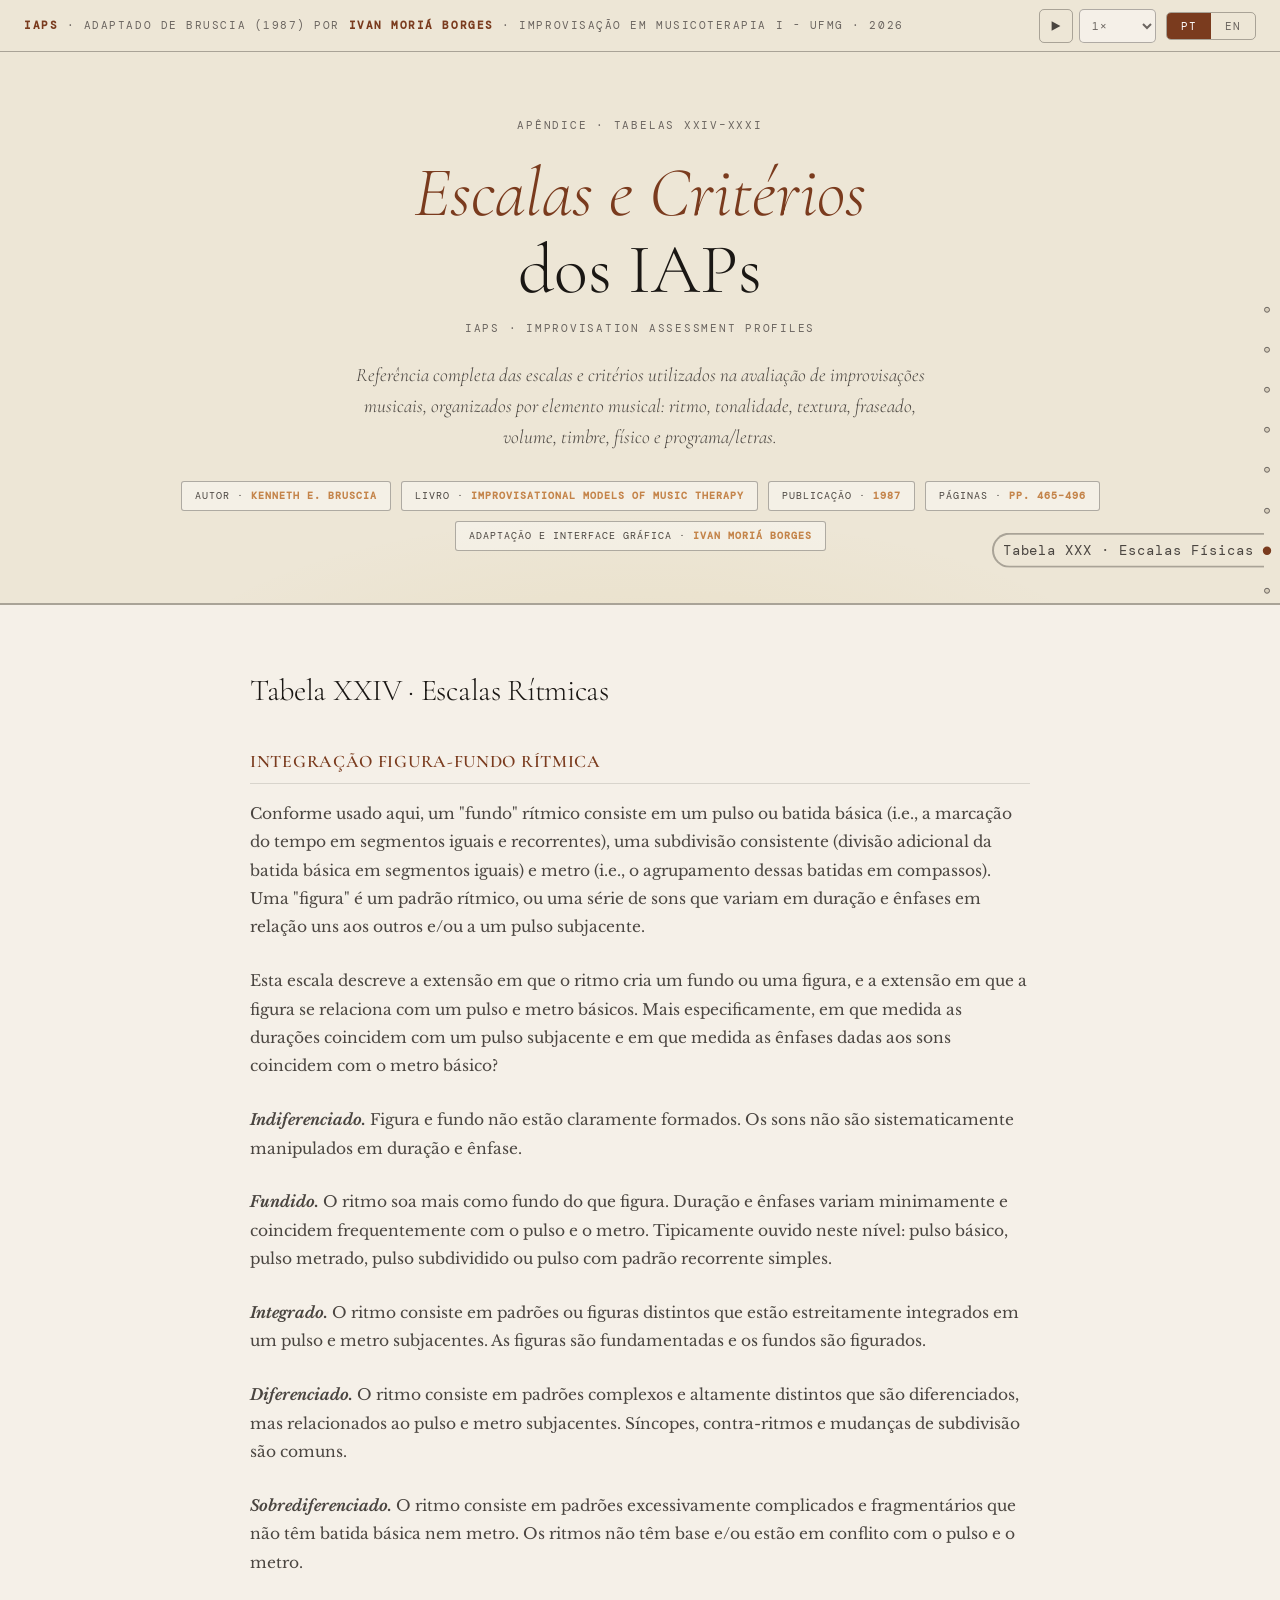
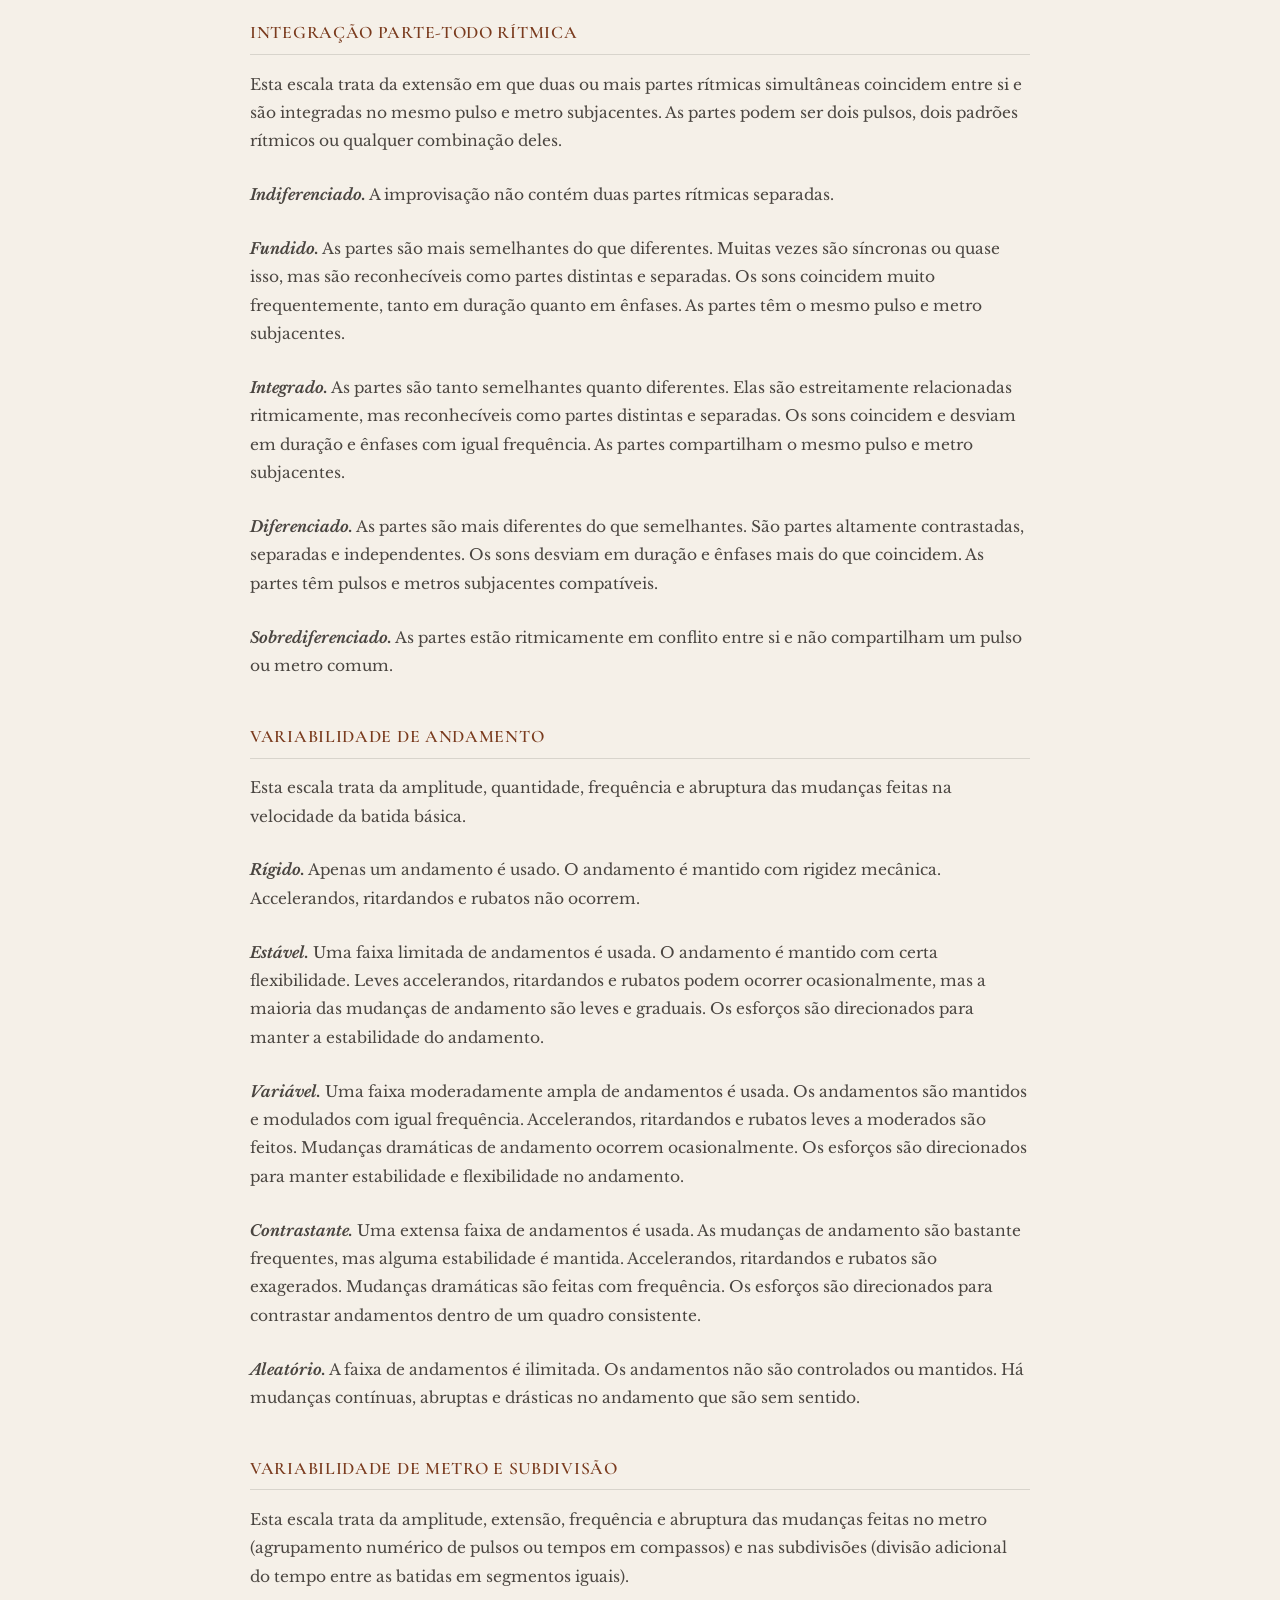
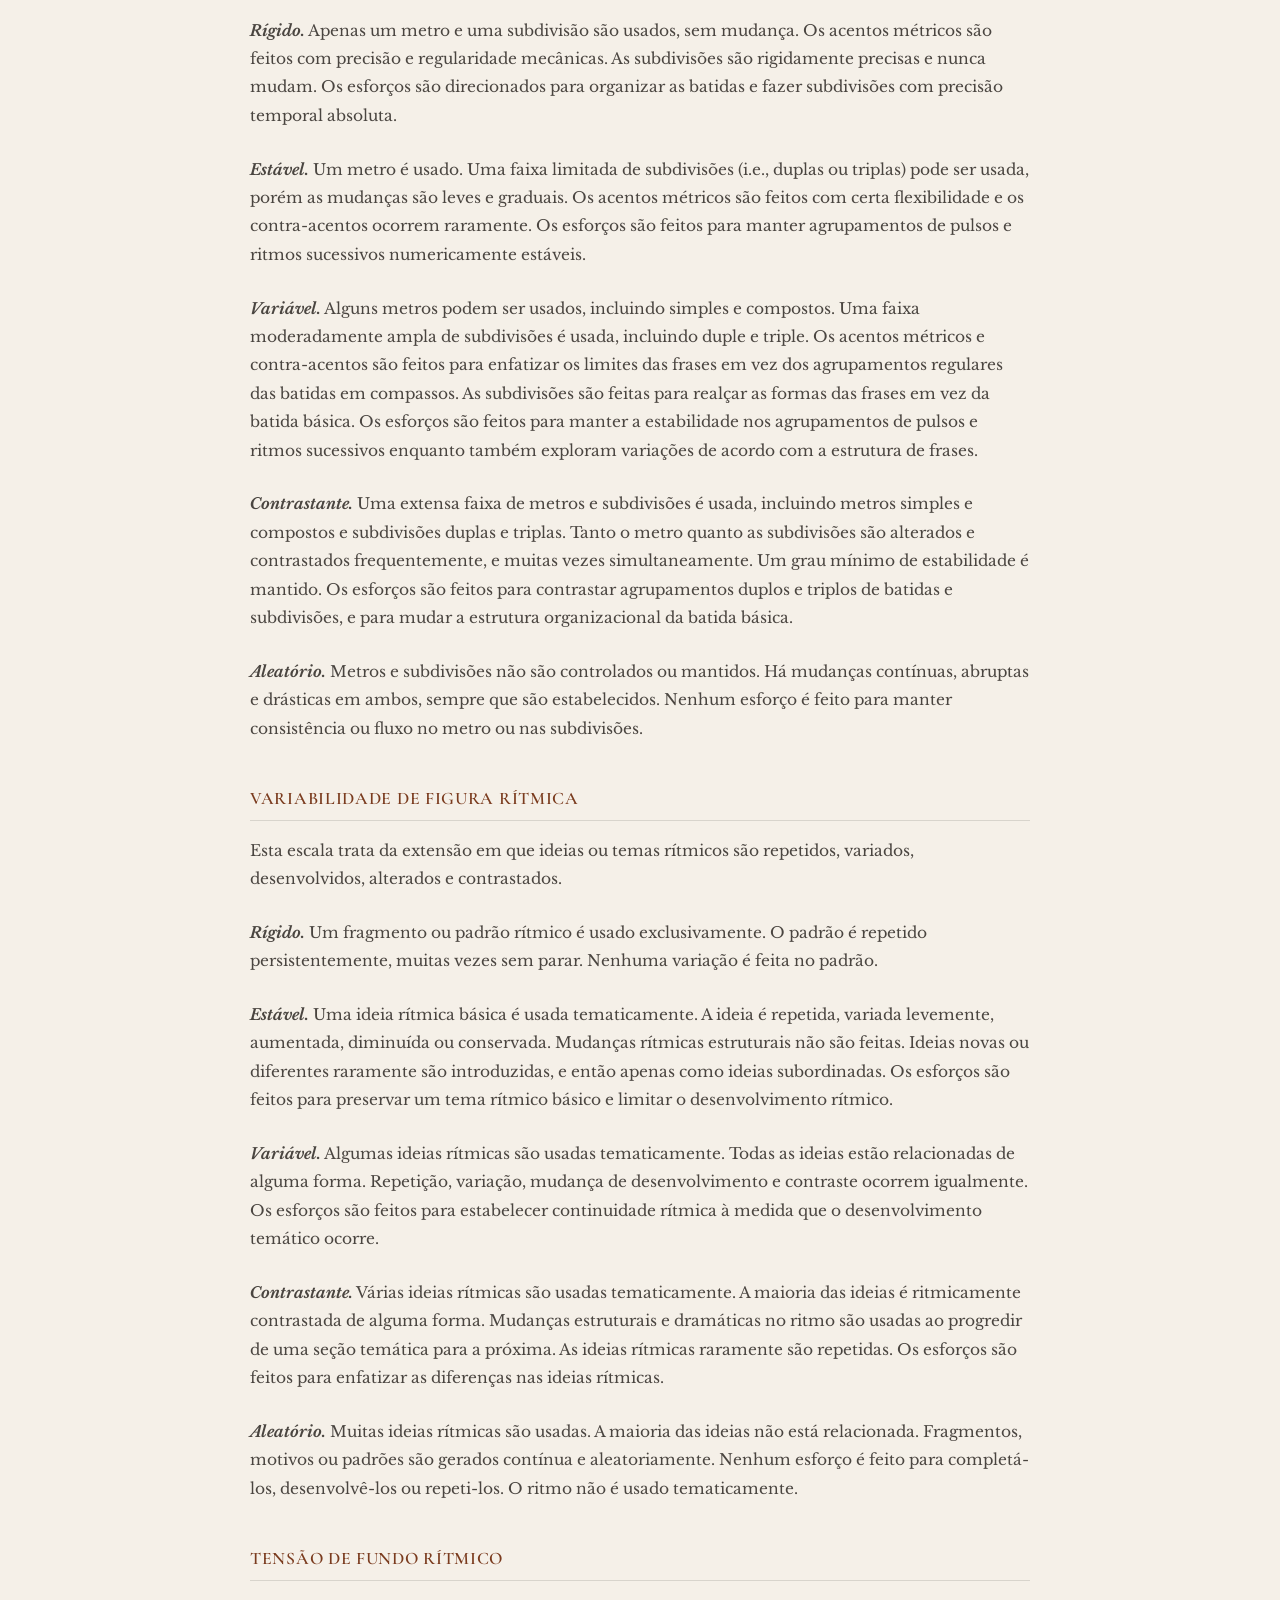
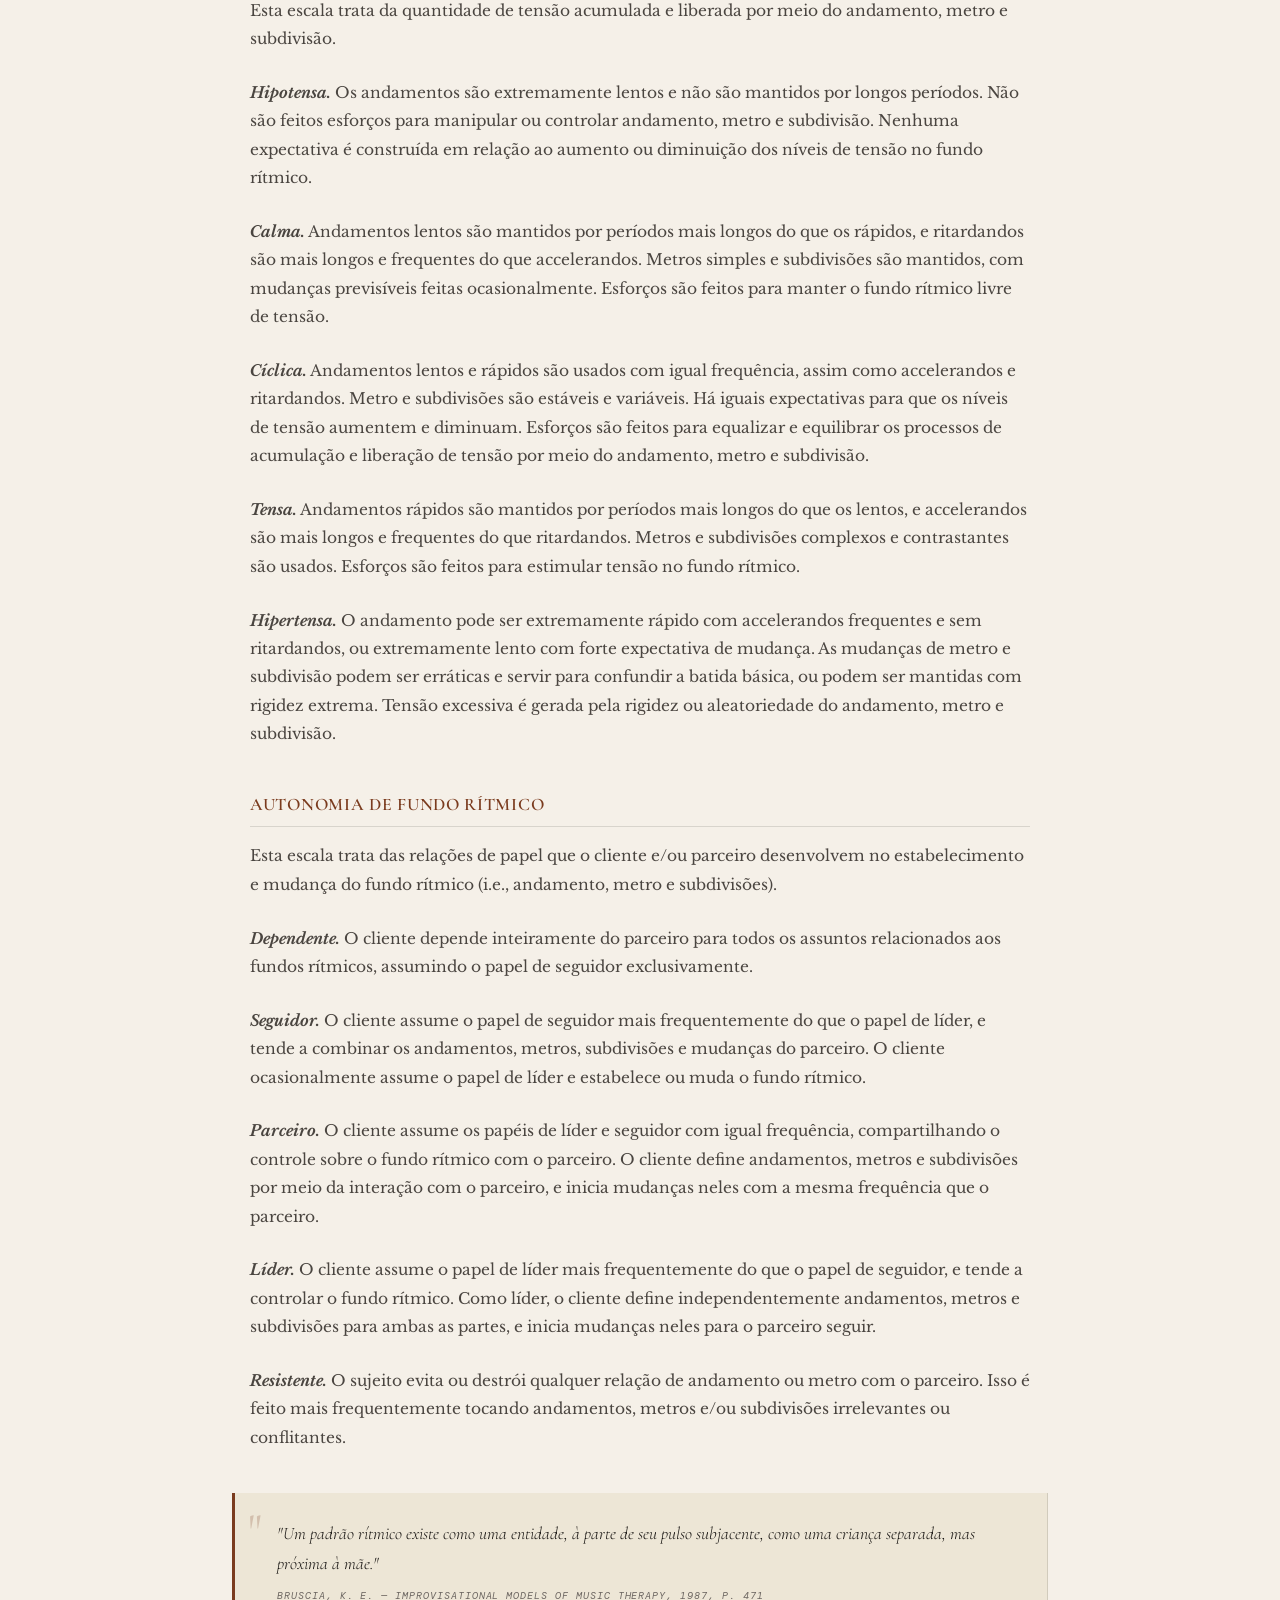
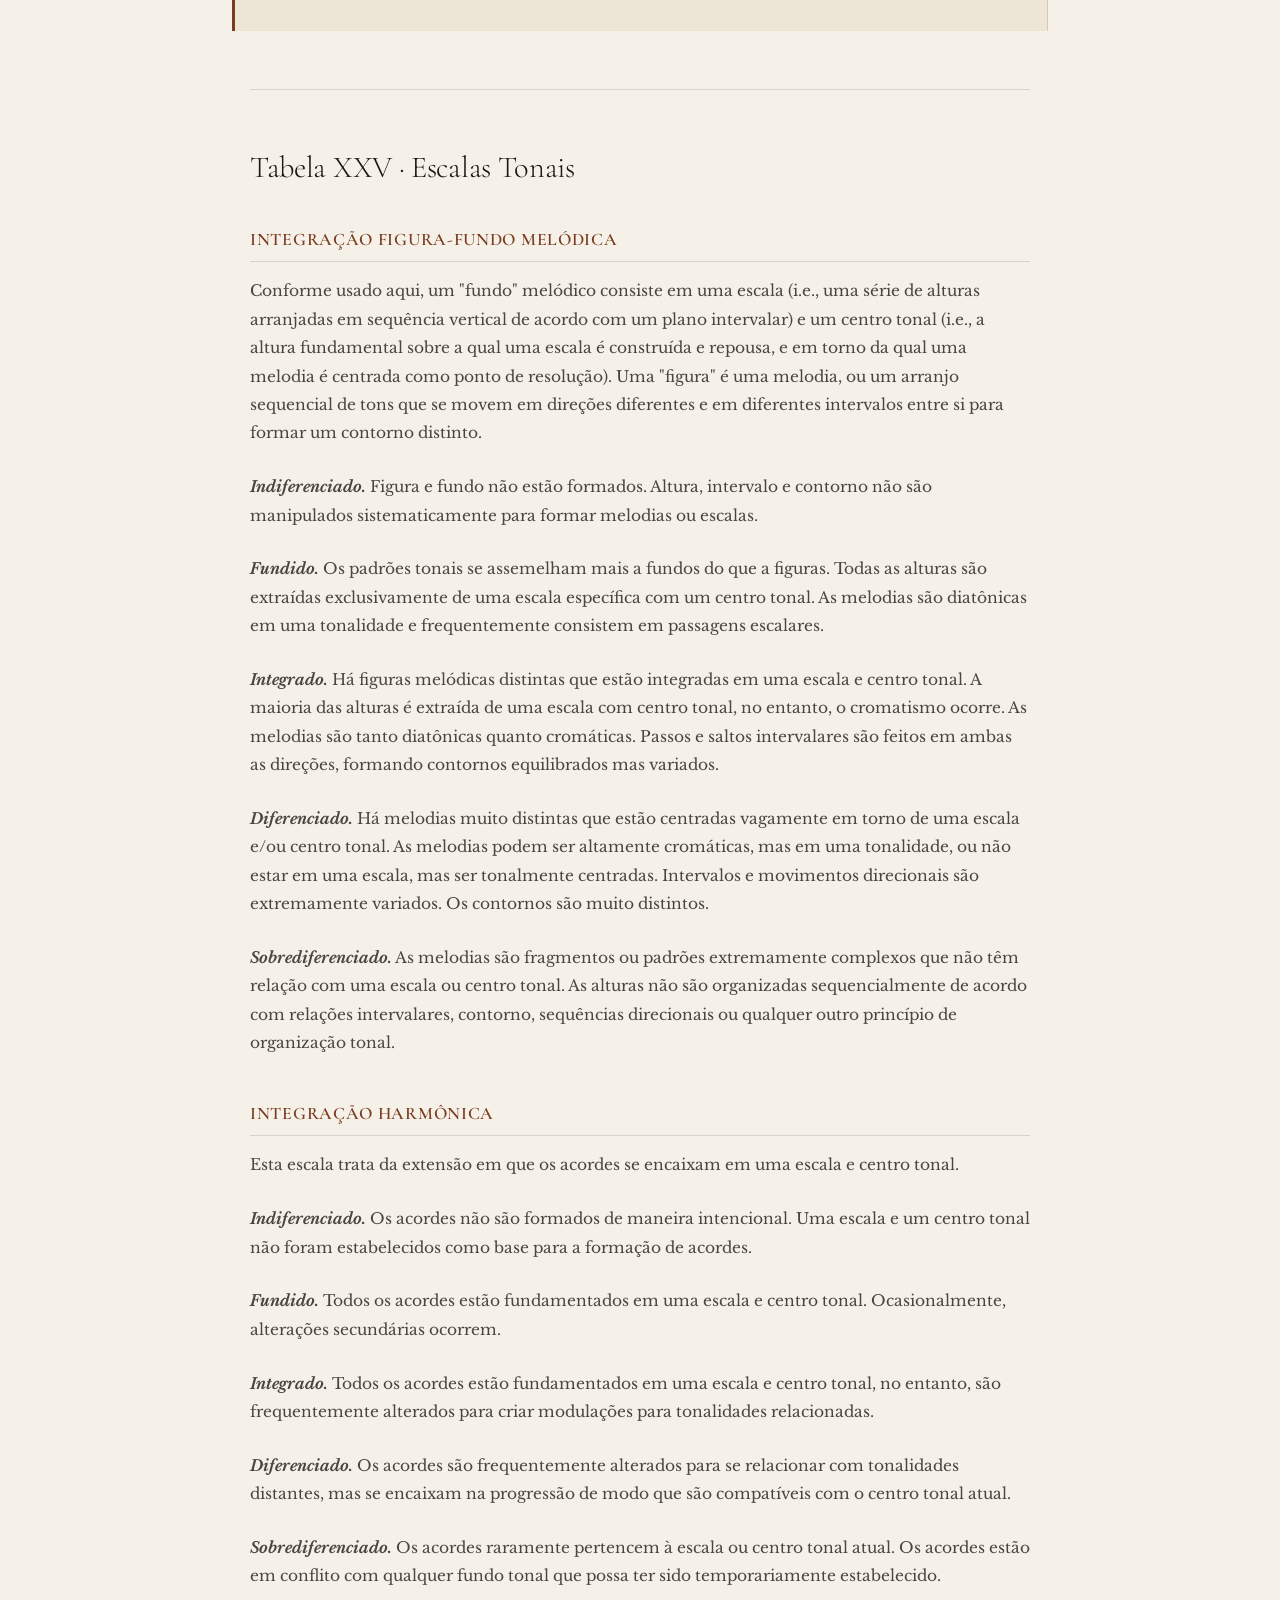
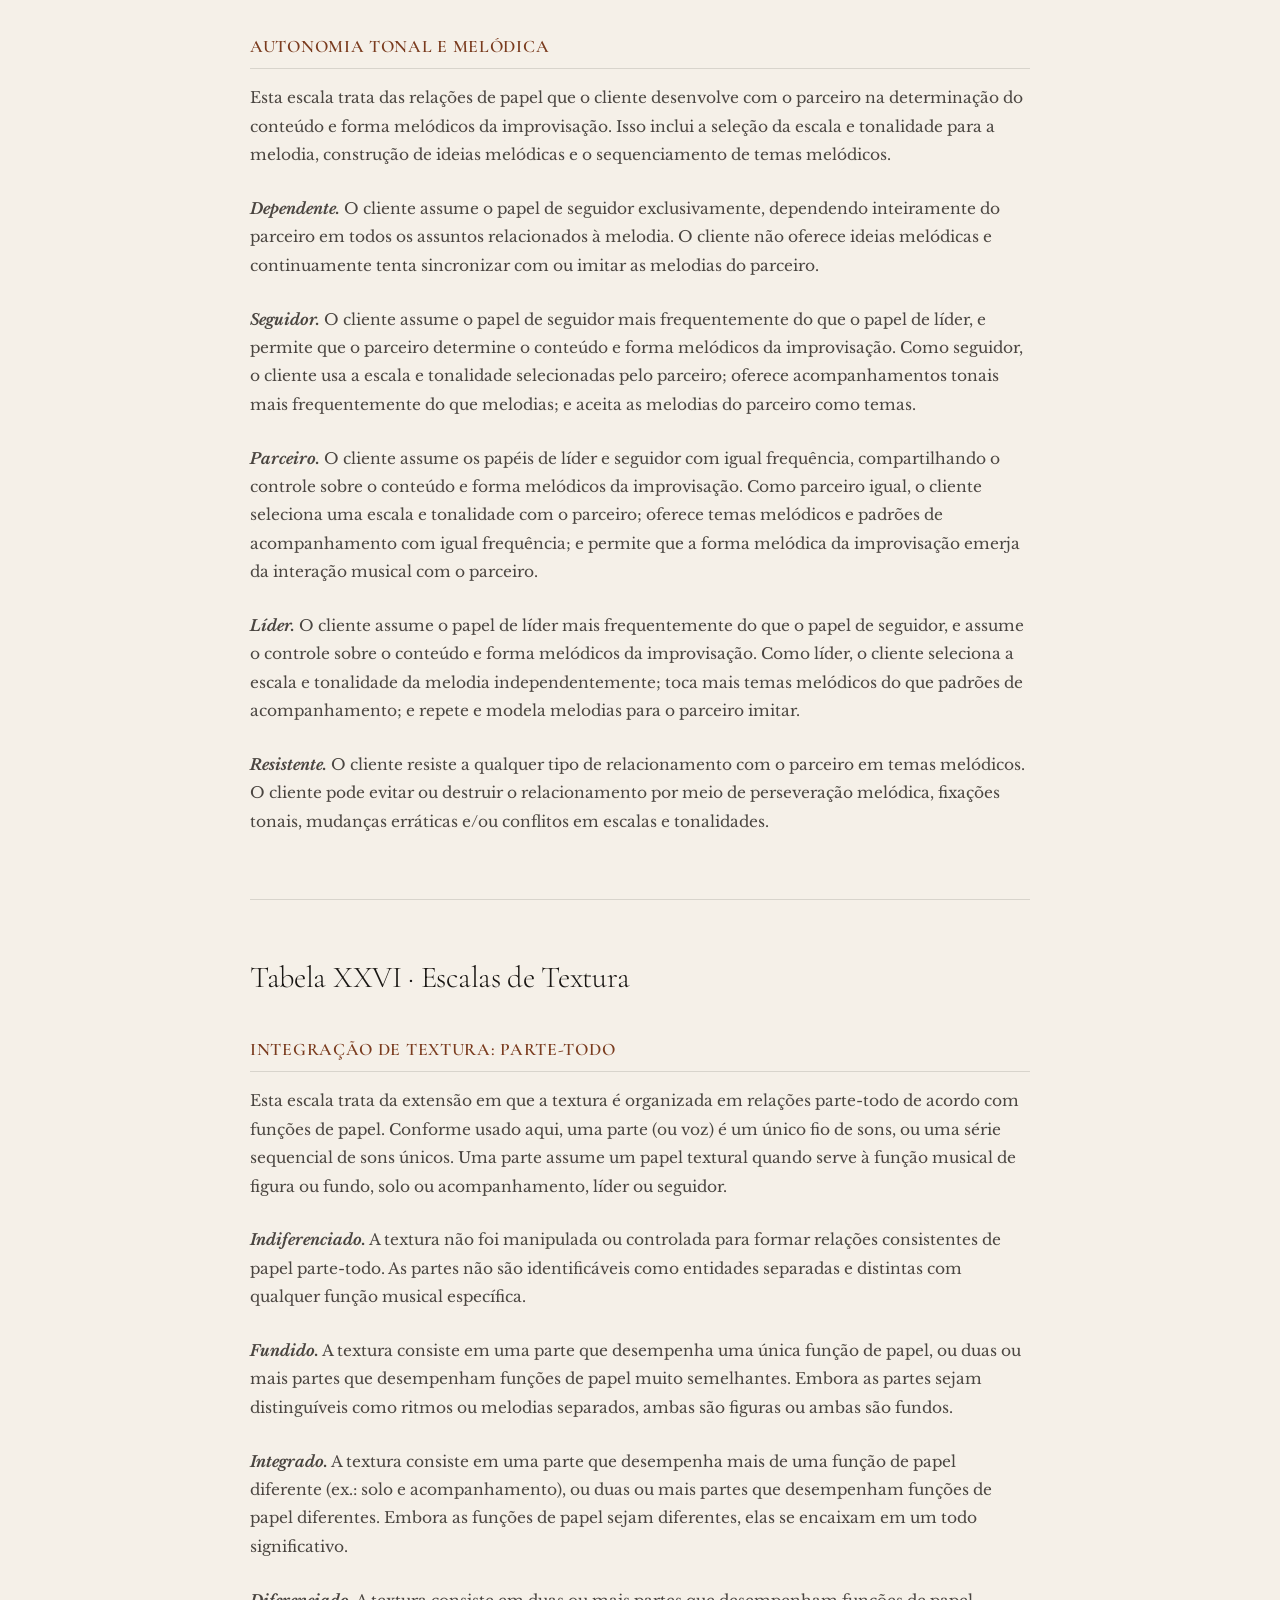
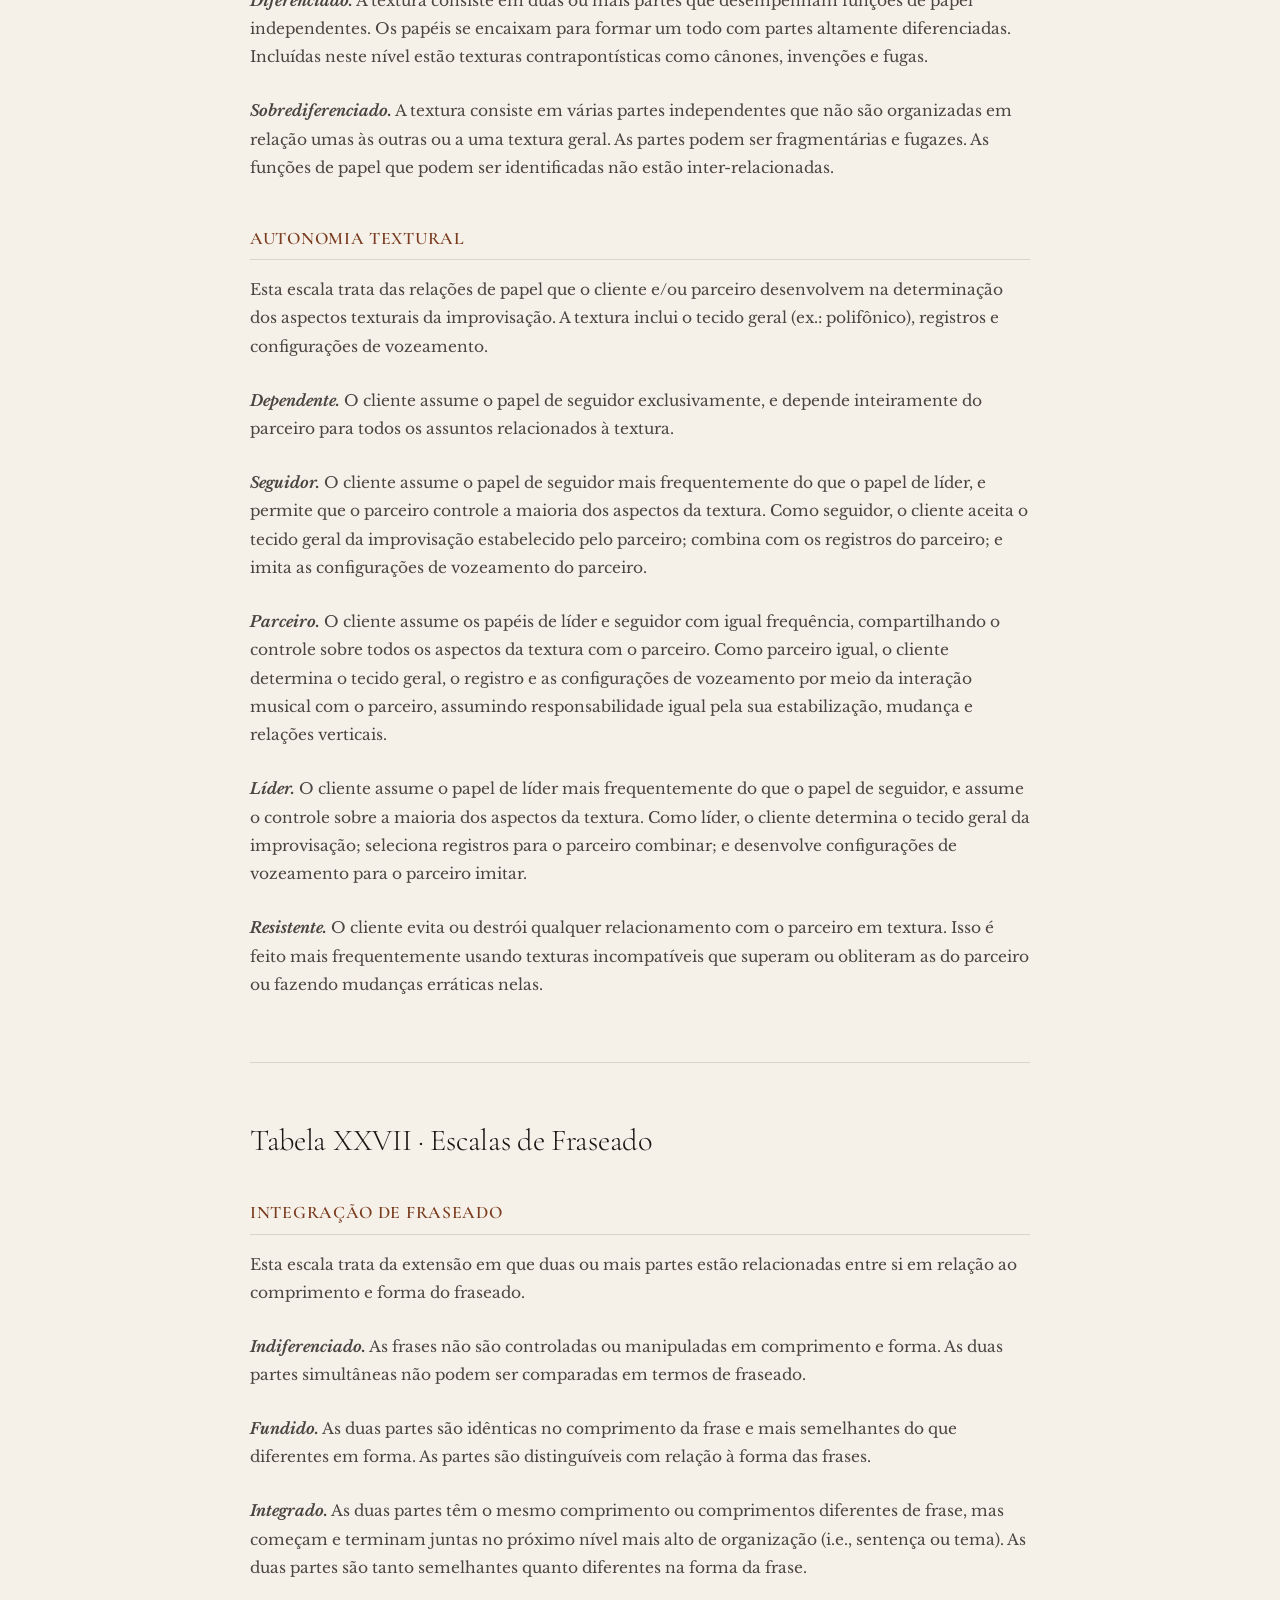
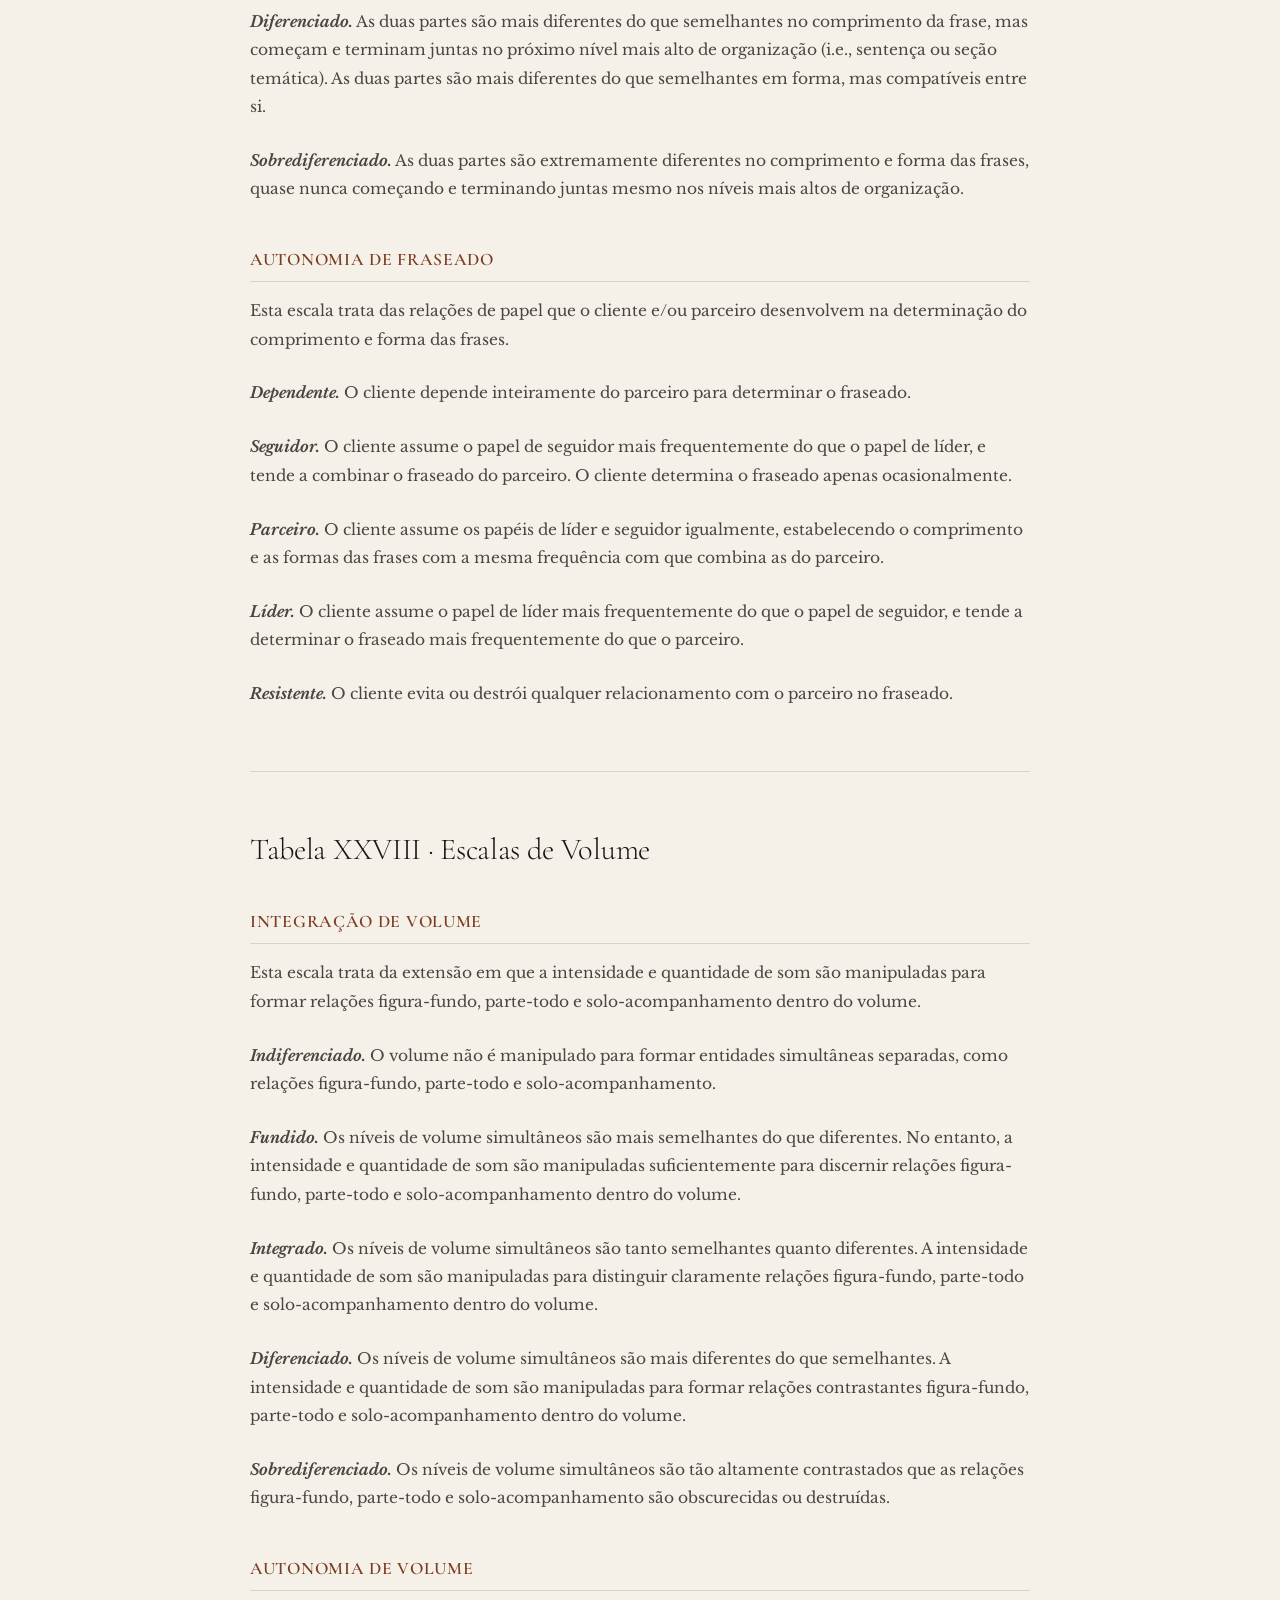
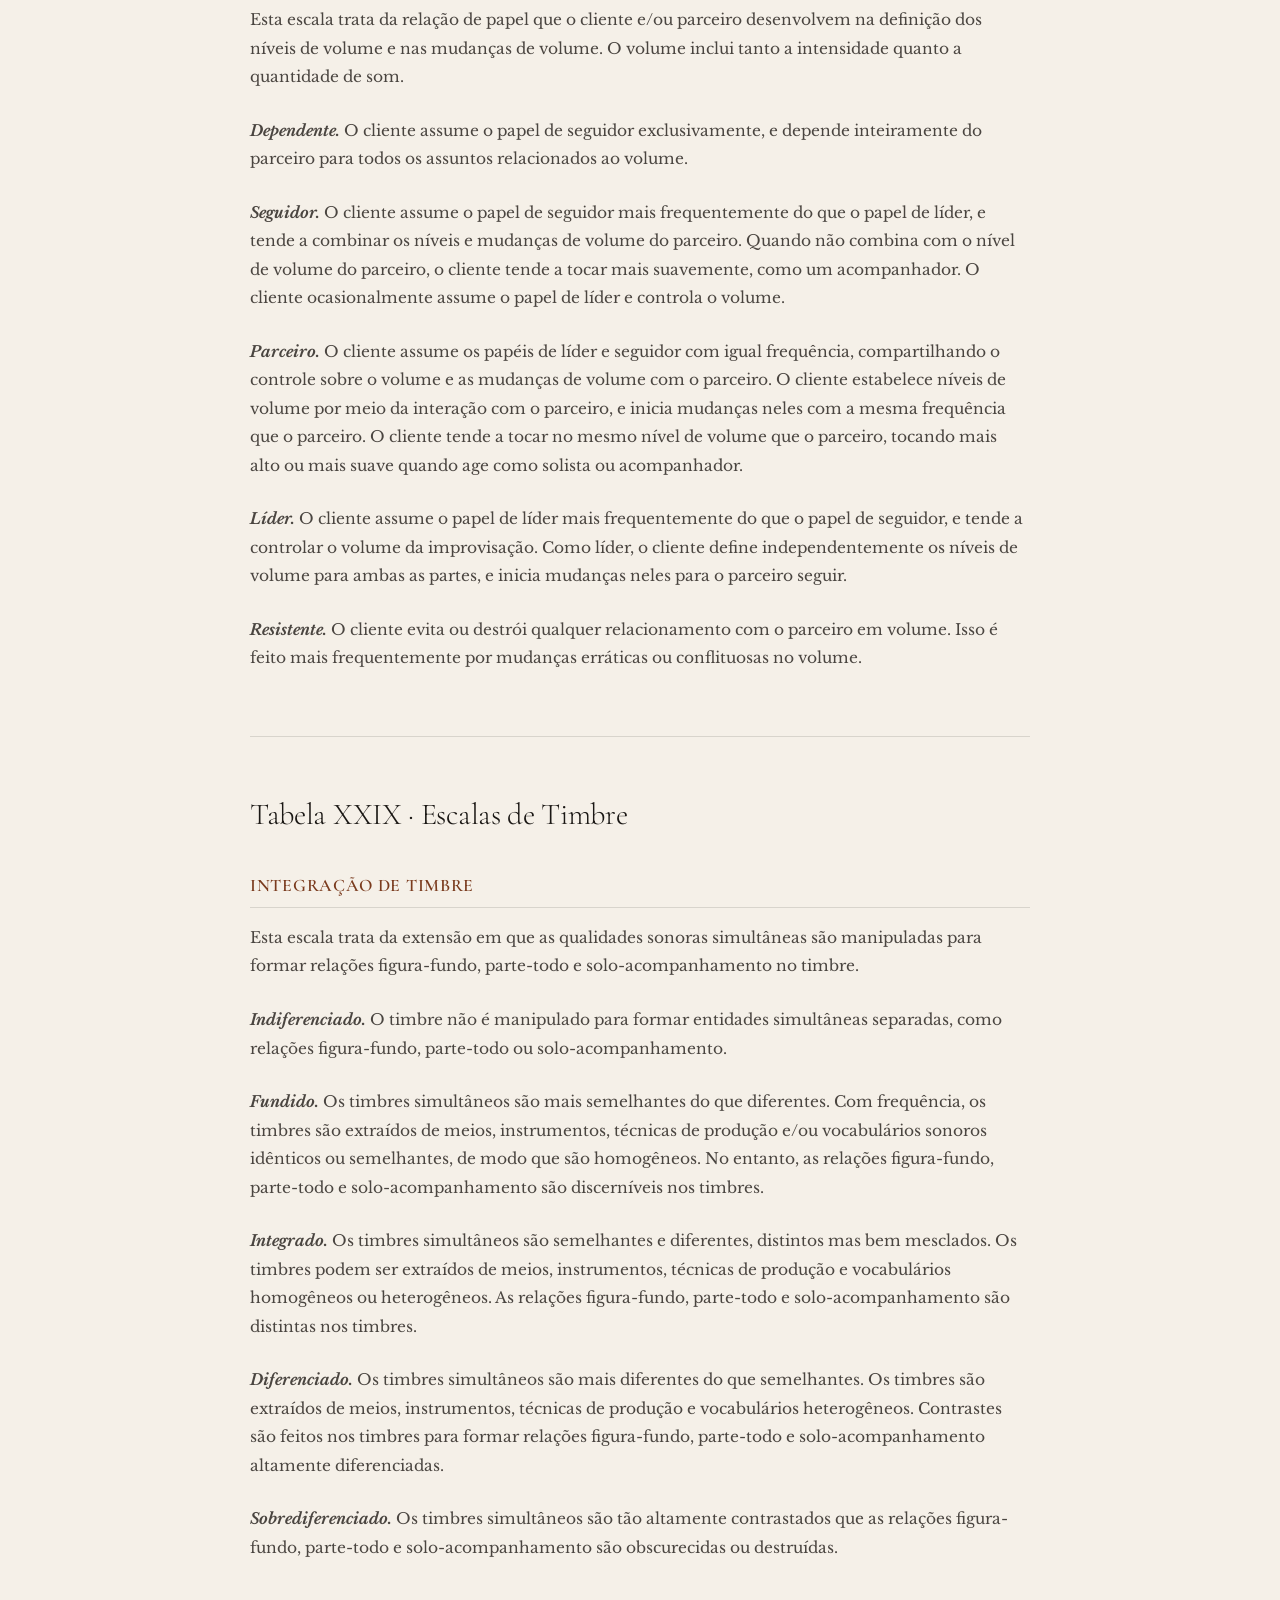
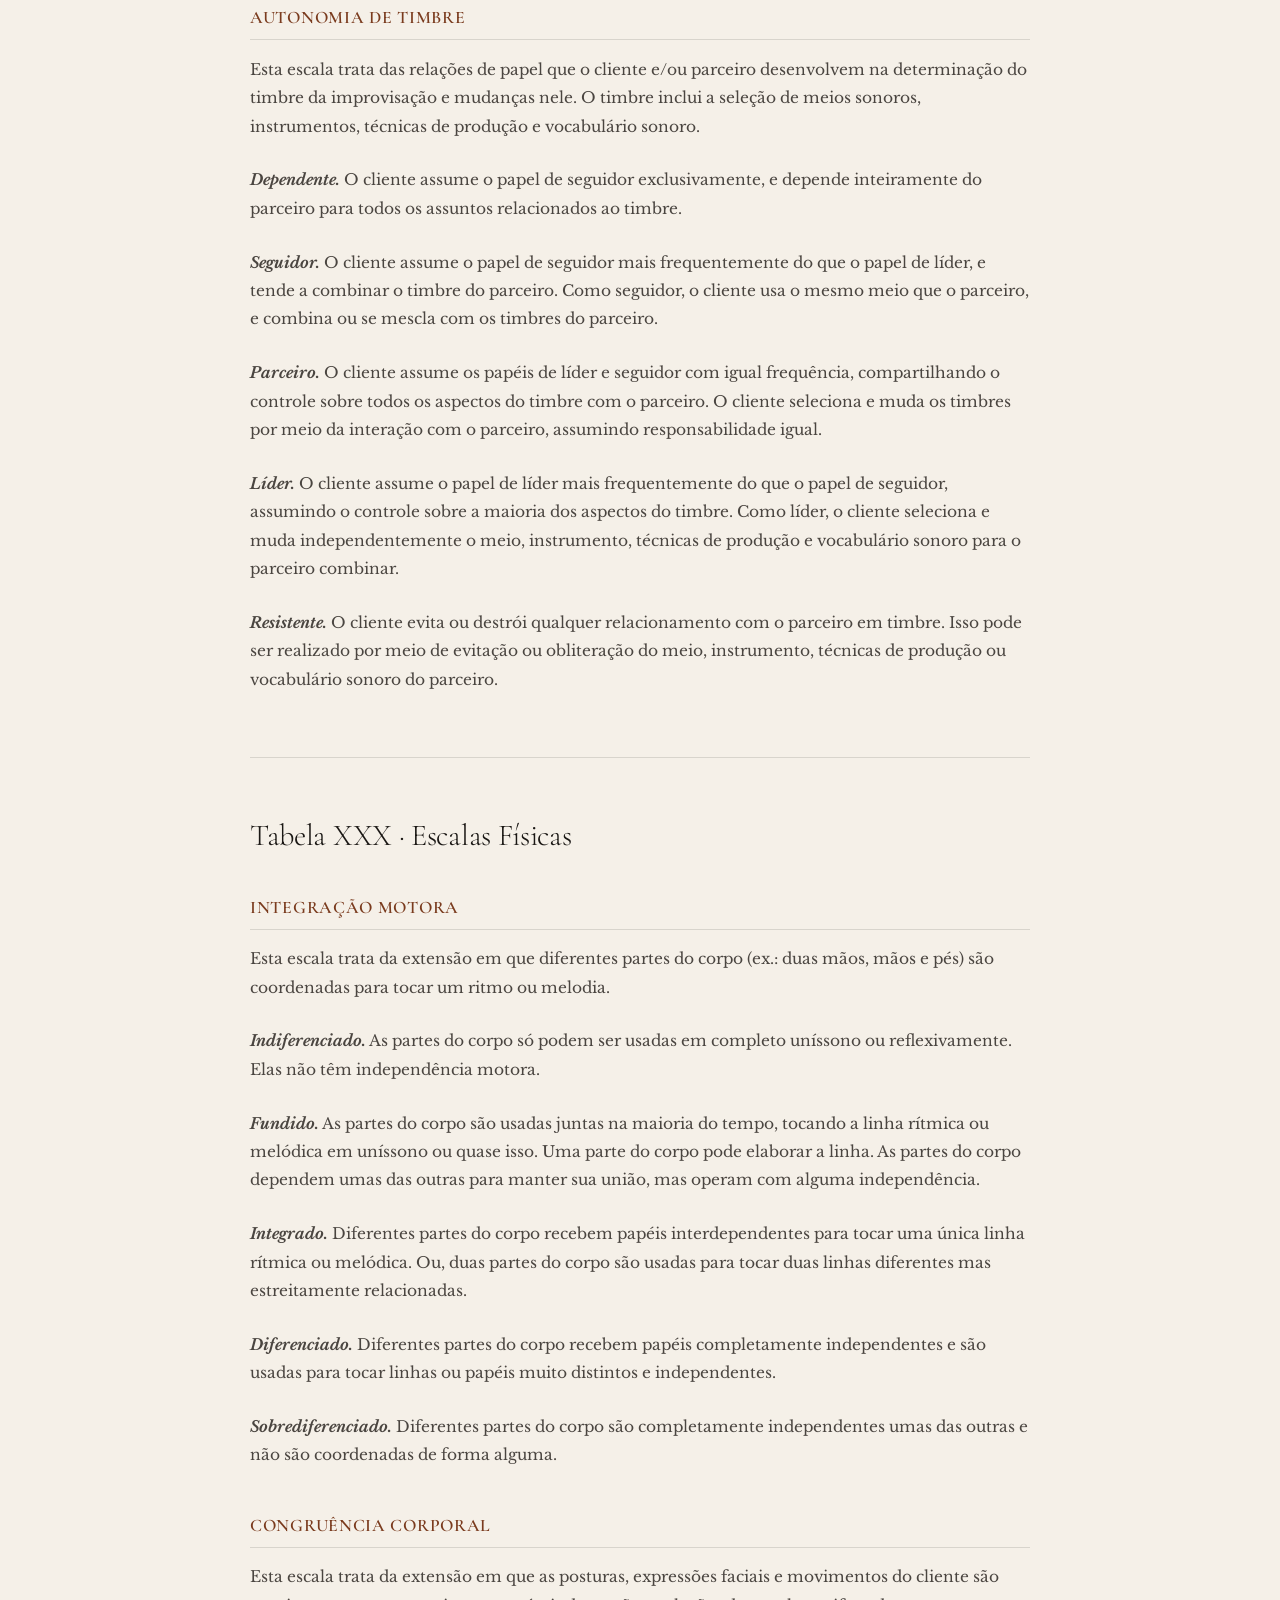
<file: IAPS/apendice.html>
<!DOCTYPE html>
<html lang="pt">
<head>
<meta charset="utf-8"/>
<meta content="width=device-width, initial-scale=1.0" name="viewport"/>
<title>IAPs · Apêndice · Escalas e Critérios · Bruscia 1987</title>
<link href="https://fonts.googleapis.com" rel="preconnect"/>
<link href="https://fonts.googleapis.com/css2?family=Cormorant+Garamond:ital,wght@0,300;0,400;0,600;1,300;1,400&family=DM+Mono:wght@300;400&family=Libre+Baskerville:ital,wght@0,400;0,700;1,400&display=swap" rel="stylesheet"/>
<link href="iaps.css" rel="stylesheet"/>
</head>
<body class="lang-pt">
<a class="skip-link" data-lang="pt" href="#main-content">Ir para o conteúdo</a>
<a class="skip-link" data-lang="en" href="#main-content">Skip to content</a>
<div aria-hidden="true" id="progress-bar"></div>
<div aria-live="polite" id="read-tip" role="status"></div>

<!-- ════════════════════════ VERTICAL TOC ════════════════════ -->
<nav aria-label="Navegação de seções" id="vtoc">
  <div class="vtoc-dot" data-href="#sec-rhythmic" role="link" tabindex="0">
    <span class="vtoc-dot-label" data-lang="pt">Tabela XXIV · Escalas Rítmicas</span>
    <span class="vtoc-dot-label" data-lang="en">Table XXIV · Rhythmic Scales</span>
    <span class="vtoc-dot-pip"></span>
  </div>
  <div class="vtoc-dot" data-href="#sec-tonal" role="link" tabindex="0">
    <span class="vtoc-dot-label" data-lang="pt">Tabela XXV · Escalas Tonais</span>
    <span class="vtoc-dot-label" data-lang="en">Table XXV · Tonal Scales</span>
    <span class="vtoc-dot-pip"></span>
  </div>
  <div class="vtoc-dot" data-href="#sec-texture" role="link" tabindex="0">
    <span class="vtoc-dot-label" data-lang="pt">Tabela XXVI · Escalas de Textura</span>
    <span class="vtoc-dot-label" data-lang="en">Table XXVI · Texture Scales</span>
    <span class="vtoc-dot-pip"></span>
  </div>
  <div class="vtoc-dot" data-href="#sec-phrasing" role="link" tabindex="0">
    <span class="vtoc-dot-label" data-lang="pt">Tabela XXVII · Escalas de Fraseado</span>
    <span class="vtoc-dot-label" data-lang="en">Table XXVII · Phrasing Scales</span>
    <span class="vtoc-dot-pip"></span>
  </div>
  <div class="vtoc-dot" data-href="#sec-volume" role="link" tabindex="0">
    <span class="vtoc-dot-label" data-lang="pt">Tabela XXVIII · Escalas de Volume</span>
    <span class="vtoc-dot-label" data-lang="en">Table XXVIII · Volume Scales</span>
    <span class="vtoc-dot-pip"></span>
  </div>
  <div class="vtoc-dot" data-href="#sec-timbre" role="link" tabindex="0">
    <span class="vtoc-dot-label" data-lang="pt">Tabela XXIX · Escalas de Timbre</span>
    <span class="vtoc-dot-label" data-lang="en">Table XXIX · Timbre Scales</span>
    <span class="vtoc-dot-pip"></span>
  </div>
  <div class="vtoc-dot" data-href="#sec-physical" role="link" tabindex="0">
    <span class="vtoc-dot-label" data-lang="pt">Tabela XXX · Escalas Físicas</span>
    <span class="vtoc-dot-label" data-lang="en">Table XXX · Physical Scales</span>
    <span class="vtoc-dot-pip"></span>
  </div>
  <div class="vtoc-dot" data-href="#sec-program" role="link" tabindex="0">
    <span class="vtoc-dot-label" data-lang="pt">Tabela XXXI · Escalas de Programa</span>
    <span class="vtoc-dot-label" data-lang="en">Table XXXI · Program Scales</span>
    <span class="vtoc-dot-pip"></span>
  </div>
</nav>

<!-- ════════════════════════ TOP NAV ════════════════════════ -->
<nav aria-label="Navegação principal" class="top-nav" role="navigation">
  <div aria-hidden="true" class="nav-brand"><strong>IAPs</strong> ·
    <span data-lang="pt">Adaptado de Bruscia (1987) por <strong>Ivan Moriá Borges</strong> · Improvisação em Musicoterapia I - UFMG · 2026</span>
    <span data-lang="en">Adapted from Bruscia (1987) by <strong>Ivan Moriá Borges</strong> · Improvisation in Music Therapy I - UFMG · 2026</span>
  </div>
  <div class="nav-controls">
    <div aria-label="Controles de leitura em voz alta" class="audio-controls" id="audio-controls" role="group">
      <button aria-label="Iniciar leitura em voz alta" class="nav-audio-btn" id="btn-play" onclick="ttsTogglePlay()">
        <svg aria-hidden="true" fill="currentColor" id="icon-play" viewbox="0 0 16 16"><path d="M3 2.5l10 5.5-10 5.5z"></path></svg>
        <svg aria-hidden="true" fill="currentColor" id="icon-stop" style="display:none" viewbox="0 0 16 16"><rect height="10" rx="1" width="10" x="3" y="3"></rect></svg>
      </button>
      <button aria-label="Pausar leitura" class="nav-audio-btn" id="btn-pause" onclick="ttsTogglePause()" style="display:none">
        <svg aria-hidden="true" fill="currentColor" id="icon-pause" viewbox="0 0 16 16"><rect height="12" rx="1" width="4" x="3" y="2"></rect><rect height="12" rx="1" width="4" x="9" y="2"></rect></svg>
        <svg aria-hidden="true" fill="currentColor" id="icon-resume" style="display:none" viewbox="0 0 16 16"><path d="M4 2.5l9 5.5-9 5.5z"></path></svg>
      </button>
      <label class="sr-only" for="speed-sel">Velocidade de leitura</label>
      <select class="speed-select" id="speed-sel" onchange="ttsSpeedChange()">
        <option value="0.7">0.7×</option>
        <option value="0.85">0.85×</option>
        <option selected="" value="1">1×</option>
        <option value="1.2">1.2×</option>
        <option value="1.5">1.5×</option>
      </select>
    </div>
    <div aria-label="Selecionar idioma" class="lang-toggle" role="group">
      <button aria-pressed="true" class="lang-btn active" lang="pt" onclick="setLang('pt')">PT</button>
      <button aria-pressed="false" class="lang-btn" lang="en" onclick="setLang('en')">EN</button>
    </div>
  </div>
</nav>

<!-- ════════════════════════ HERO ═══════════════════════════ -->
<header class="hero" role="banner">
  <div class="hero-eyebrow">
    <span data-lang="pt">Apêndice · Tabelas XXIV–XXXI</span>
    <span data-lang="en">Appendix · Tables XXIV–XXXI</span>
  </div>
  <h1 class="hero-title">
    <span data-lang="pt"><em>Escalas e Critérios</em><br/>dos IAPs</span>
    <span data-lang="en"><em>IAP Scales</em><br/>and Criteria</span>
  </h1>
  <p class="hero-sub">IAPs · Improvisation Assessment Profiles</p>
  <p class="hero-lead">
    <span data-lang="pt">Referência completa das escalas e critérios utilizados na avaliação de improvisações musicais, organizados por elemento musical: ritmo, tonalidade, textura, fraseado, volume, timbre, físico e programa/letras.</span>
    <span data-lang="en">Complete reference of the scales and criteria used to assess musical improvisations, organized by musical element: rhythm, tonality, texture, phrasing, volume, timbre, physical, and program/lyrics.</span>
  </p>
  <div class="hero-meta">
    <div class="hero-chip"><span data-lang="pt">Autor</span><span data-lang="en">Author</span> · <strong>Kenneth E. Bruscia</strong></div>
    <div class="hero-chip"><span data-lang="pt">Livro</span><span data-lang="en">Book</span> · <strong>Improvisational Models of Music Therapy</strong></div>
    <div class="hero-chip"><span data-lang="pt">Publicação</span><span data-lang="en">Published</span> · <strong>1987</strong></div>
    <div class="hero-chip"><span data-lang="pt">Páginas</span><span data-lang="en">Pages</span> · <strong>pp. 465–496</strong></div>
    <div class="hero-chip"><span data-lang="pt">Adaptação e Interface gráfica</span><span data-lang="en">Adaptation and graphs</span> · <strong>Ivan Moriá Borges</strong></div>
  </div>
</header>

<!-- ════════════════════════ MAIN ═══════════════════════════ -->
<main class="page-body" id="main-content">

  <!-- ══════════════════ TABELA XXIV · ESCALAS RÍTMICAS ══════════════════ -->
  <section class="section" id="sec-rhythmic">
    <h2 class="sec-title" data-lang="pt">Tabela XXIV · Escalas Rítmicas</h2>
    <h2 class="sec-title" data-lang="en">Table XXIV · Rhythmic Scales</h2>

    <!-- Integração Figura-Fundo Rítmica -->
    <h3 class="subsec-title" data-lang="pt">Integração Figura-Fundo Rítmica</h3>
    <h3 class="subsec-title" data-lang="en">Rhythmic Figure-Ground Integration</h3>

    <div data-lang="en">
      <p class="rp">As used here, a rhythmic "ground" consists of a pulse or basic beat (i.e., the marking off of time into equal, recurring segments), a consistent subdivision (further division of the basic beat into equal segments), and meter (i.e., the grouping of these beats into measures). A "figure" is a rhythmic pattern, or a series of sounds that vary in duration and emphases in relation to one another and/or to an underlying pulse.</p>
      <p class="rp">This scale describes the extent to which the rhythm creates a ground or a figure, and the extent to which the figure relates to a basic pulse and meter. More specifically, to what extent do the durations coincide with an underlying pulse, and to what extent do the emphases given to the sounds coincide with the basic meter?</p>
      <p class="rp"><em><strong>Undifferentiated.</strong></em> Figure and ground are not clearly formed. Sounds are not systematically manipulated in duration and emphasis.</p>
      <p class="rp"><em><strong>Fused.</strong></em> The rhythm sounds more like a ground than figure. Duration and emphases vary minimally, and coincide frequently with pulse and meter. Typically heard at this level are: basic pulse, metered pulse, subdivided pulse, or pulse with simple recurring pattern.</p>
      <p class="rp"><em><strong>Integrated.</strong></em> The rhythm consists of distinct patterns or figures that are closely integrated into an underlying pulse and meter. Figures are grounded, and grounds are figured.</p>
      <p class="rp"><em><strong>Differentiated.</strong></em> The rhythm consists of highly distinct, complex patterns that are differentiated from yet related to the underlying pulse and meter. Syncopations, cross-rhythms, and subdivision changes are common.</p>
      <p class="rp"><em><strong>Overdifferentiated.</strong></em> The rhythm consists of overly complicated, fragmentary patterns that have no basic beat or meter. Rhythms are ungrounded and/or in conflict with pulse and meter.</p>
    </div>
    <div data-lang="pt">
      <p class="rp">Conforme usado aqui, um "fundo" rítmico consiste em um pulso ou batida básica (i.e., a marcação do tempo em segmentos iguais e recorrentes), uma subdivisão consistente (divisão adicional da batida básica em segmentos iguais) e metro (i.e., o agrupamento dessas batidas em compassos). Uma "figura" é um padrão rítmico, ou uma série de sons que variam em duração e ênfases em relação uns aos outros e/ou a um pulso subjacente.</p>
      <p class="rp">Esta escala descreve a extensão em que o ritmo cria um fundo ou uma figura, e a extensão em que a figura se relaciona com um pulso e metro básicos. Mais especificamente, em que medida as durações coincidem com um pulso subjacente e em que medida as ênfases dadas aos sons coincidem com o metro básico?</p>
      <p class="rp"><em><strong>Indiferenciado.</strong></em> Figura e fundo não estão claramente formados. Os sons não são sistematicamente manipulados em duração e ênfase.</p>
      <p class="rp"><em><strong>Fundido.</strong></em> O ritmo soa mais como fundo do que figura. Duração e ênfases variam minimamente e coincidem frequentemente com o pulso e o metro. Tipicamente ouvido neste nível: pulso básico, pulso metrado, pulso subdividido ou pulso com padrão recorrente simples.</p>
      <p class="rp"><em><strong>Integrado.</strong></em> O ritmo consiste em padrões ou figuras distintos que estão estreitamente integrados em um pulso e metro subjacentes. As figuras são fundamentadas e os fundos são figurados.</p>
      <p class="rp"><em><strong>Diferenciado.</strong></em> O ritmo consiste em padrões complexos e altamente distintos que são diferenciados, mas relacionados ao pulso e metro subjacentes. Síncopes, contra-ritmos e mudanças de subdivisão são comuns.</p>
      <p class="rp"><em><strong>Sobrediferenciado.</strong></em> O ritmo consiste em padrões excessivamente complicados e fragmentários que não têm batida básica nem metro. Os ritmos não têm base e/ou estão em conflito com o pulso e o metro.</p>
    </div>

    <!-- Integração Parte-Todo Rítmica -->
    <h3 class="subsec-title" data-lang="pt">Integração Parte-Todo Rítmica</h3>
    <h3 class="subsec-title" data-lang="en">Rhythmic Part-Whole Integration</h3>

    <div data-lang="en">
      <p class="rp">This scale deals with the extent to which two or more simultaneous rhythmic parts coincide with each other and are integrated into the same underlying pulse and meter. The parts may be two pulses, two-rhythms patterns, or any combination thereof.</p>
      <p class="rp"><em><strong>Undifferentiated.</strong></em> The improvisation does not contain two separate rhythmic parts.</p>
      <p class="rp"><em><strong>Fused.</strong></em> The parts are more alike than different. They are often synchronous or nearly so, yet they are recognizable as distinct and separate parts. The sounds coincide very frequently, in both duration and emphases. The parts have the same underlying pulse and meter.</p>
      <p class="rp"><em><strong>Integrated.</strong></em> The parts are both alike and different. They are closely related rhythmically, yet recognizable as distinct and separate parts. The sounds coincide and deviate in duration and emphases with equal frequency. The parts share the same underlying pulse and meter.</p>
      <p class="rp"><em><strong>Differentiated.</strong></em> The parts are more different than alike. They are highly contrasted, separate, and independent parts. The sounds deviate in duration and emphases more than they coincide. The parts have compatible underlying pulses and meters.</p>
      <p class="rp"><em><strong>Overdifferentiated.</strong></em> The parts are rhythmically in conflict with one another, and do not share a common pulse or meter.</p>
    </div>
    <div data-lang="pt">
      <p class="rp">Esta escala trata da extensão em que duas ou mais partes rítmicas simultâneas coincidem entre si e são integradas no mesmo pulso e metro subjacentes. As partes podem ser dois pulsos, dois padrões rítmicos ou qualquer combinação deles.</p>
      <p class="rp"><em><strong>Indiferenciado.</strong></em> A improvisação não contém duas partes rítmicas separadas.</p>
      <p class="rp"><em><strong>Fundido.</strong></em> As partes são mais semelhantes do que diferentes. Muitas vezes são síncronas ou quase isso, mas são reconhecíveis como partes distintas e separadas. Os sons coincidem muito frequentemente, tanto em duração quanto em ênfases. As partes têm o mesmo pulso e metro subjacentes.</p>
      <p class="rp"><em><strong>Integrado.</strong></em> As partes são tanto semelhantes quanto diferentes. Elas são estreitamente relacionadas ritmicamente, mas reconhecíveis como partes distintas e separadas. Os sons coincidem e desviam em duração e ênfases com igual frequência. As partes compartilham o mesmo pulso e metro subjacentes.</p>
      <p class="rp"><em><strong>Diferenciado.</strong></em> As partes são mais diferentes do que semelhantes. São partes altamente contrastadas, separadas e independentes. Os sons desviam em duração e ênfases mais do que coincidem. As partes têm pulsos e metros subjacentes compatíveis.</p>
      <p class="rp"><em><strong>Sobrediferenciado.</strong></em> As partes estão ritmicamente em conflito entre si e não compartilham um pulso ou metro comum.</p>
    </div>

    <!-- Variabilidade de Tempo -->
    <h3 class="subsec-title" data-lang="pt">Variabilidade de Andamento</h3>
    <h3 class="subsec-title" data-lang="en">Tempo Variability</h3>

    <div data-lang="en">
      <p class="rp">This scale deals with the range, amount, frequency, and abruptness of changes that are made in the speed of the basic beat.</p>
      <p class="rp"><em><strong>Rigid.</strong></em> Only one tempo is used. The tempo is maintained with mechanical rigidity. Accelerandos, ritardandos, and rubatos do not occur.</p>
      <p class="rp"><em><strong>Stable.</strong></em> A limited range of tempos is used. Tempo is maintained with some flexibility. Slight accelerandos, ritardandos, and rubatos may occur occasionally, but most tempo changes are slight and gradual. Efforts are directed towards maintaining stability of tempo.</p>
      <p class="rp"><em><strong>Variable.</strong></em> A moderately wide range of tempos is used. Tempos are maintained and modulated with equal frequency. Slight to moderate accelerandos, ritardandos, and rubatos are made. Dramatic tempo changes occur occasionally. Efforts are directed towards maintaining stability and flexibility in tempo.</p>
      <p class="rp"><em><strong>Contrasting.</strong></em> An extensive range of tempos is used. Tempo changes are rather frequent, yet some stability is maintained. Accelerandos, ritardandos, and rubatos are exaggerated. Dramatic changes are made often. Efforts are directed towards contrasting tempos within a consistent framework.</p>
      <p class="rp"><em><strong>Random.</strong></em> The range of tempos is unlimited. Tempos are not controlled or maintained. There are continual, abrupt, and drastic changes in tempo that are meaningless.</p>
    </div>
    <div data-lang="pt">
      <p class="rp">Esta escala trata da amplitude, quantidade, frequência e abruptura das mudanças feitas na velocidade da batida básica.</p>
      <p class="rp"><em><strong>Rígido.</strong></em> Apenas um andamento é usado. O andamento é mantido com rigidez mecânica. Accelerandos, ritardandos e rubatos não ocorrem.</p>
      <p class="rp"><em><strong>Estável.</strong></em> Uma faixa limitada de andamentos é usada. O andamento é mantido com certa flexibilidade. Leves accelerandos, ritardandos e rubatos podem ocorrer ocasionalmente, mas a maioria das mudanças de andamento são leves e graduais. Os esforços são direcionados para manter a estabilidade do andamento.</p>
      <p class="rp"><em><strong>Variável.</strong></em> Uma faixa moderadamente ampla de andamentos é usada. Os andamentos são mantidos e modulados com igual frequência. Accelerandos, ritardandos e rubatos leves a moderados são feitos. Mudanças dramáticas de andamento ocorrem ocasionalmente. Os esforços são direcionados para manter estabilidade e flexibilidade no andamento.</p>
      <p class="rp"><em><strong>Contrastante.</strong></em> Uma extensa faixa de andamentos é usada. As mudanças de andamento são bastante frequentes, mas alguma estabilidade é mantida. Accelerandos, ritardandos e rubatos são exagerados. Mudanças dramáticas são feitas com frequência. Os esforços são direcionados para contrastar andamentos dentro de um quadro consistente.</p>
      <p class="rp"><em><strong>Aleatório.</strong></em> A faixa de andamentos é ilimitada. Os andamentos não são controlados ou mantidos. Há mudanças contínuas, abruptas e drásticas no andamento que são sem sentido.</p>
    </div>

    <!-- Variabilidade de Metro e Subdivisão -->
    <h3 class="subsec-title" data-lang="pt">Variabilidade de Metro e Subdivisão</h3>
    <h3 class="subsec-title" data-lang="en">Meter and Subdivision Variability</h3>

    <div data-lang="en">
      <p class="rp">This scale deals with the range, extent, frequency, and abruptness of changes that are made in meter (numerical grouping of pulses or beats into measures), and subdivisions (further dividing the time between beats into equal segments).</p>
      <p class="rp"><em><strong>Rigid.</strong></em> Only one meter and subdivision are used, without change. Metric accents are made with mechanical precision and regularity. Subdivisions are rigidly precise and never changing. Efforts are directed towards organizing the beats and making subdivisions with absolute temporal accuracy.</p>
      <p class="rp"><em><strong>Stable.</strong></em> One meter is used. A limited range of subdivisions (i.e., either duple or triple) may be used, however, changes are slight and gradual. Metric accents are made with some flexibility, and cross-accents occur rarely. Efforts are made to keep groupings of pulses and successive rhythms numerically stable.</p>
      <p class="rp"><em><strong>Variable.</strong></em> A few meters may be used, including simple and compound. A moderately wide range of subdivisions are used, including both duple and triple. Metric accents and cross accents are made to emphasize phrase boundaries rather than regular groupings of the beat into strict measures. Subdivisions are made to bring out the shapes of phrases rather than the basic beat. Efforts are made to maintain stability in the groupings of pulses and successive rhythms while also exploring variations according to phrase structure.</p>
      <p class="rp"><em><strong>Contrasting.</strong></em> An extensive range of meters and subdivisions is used, including both simple and compound meters and duple and triple subdivisions. Both meter and subdivisions are changed and contrasted frequently, and often simultaneously. A minimum degree of stability is maintained. Efforts are made to contrast duple and triple groupings of beats and subdivisions, and to change the organizational structure of the basic beat.</p>
      <p class="rp"><em><strong>Random.</strong></em> Meters and subdivisions are not controlled or maintained. There are continual, abrupt, drastic changes in both, whenever they are established. No efforts are made to maintain consistency or flow in meter or subdivisions.</p>
    </div>
    <div data-lang="pt">
      <p class="rp">Esta escala trata da amplitude, extensão, frequência e abruptura das mudanças feitas no metro (agrupamento numérico de pulsos ou tempos em compassos) e nas subdivisões (divisão adicional do tempo entre as batidas em segmentos iguais).</p>
      <p class="rp"><em><strong>Rígido.</strong></em> Apenas um metro e uma subdivisão são usados, sem mudança. Os acentos métricos são feitos com precisão e regularidade mecânicas. As subdivisões são rigidamente precisas e nunca mudam. Os esforços são direcionados para organizar as batidas e fazer subdivisões com precisão temporal absoluta.</p>
      <p class="rp"><em><strong>Estável.</strong></em> Um metro é usado. Uma faixa limitada de subdivisões (i.e., duplas ou triplas) pode ser usada, porém as mudanças são leves e graduais. Os acentos métricos são feitos com certa flexibilidade e os contra-acentos ocorrem raramente. Os esforços são feitos para manter agrupamentos de pulsos e ritmos sucessivos numericamente estáveis.</p>
      <p class="rp"><em><strong>Variável.</strong></em> Alguns metros podem ser usados, incluindo simples e compostos. Uma faixa moderadamente ampla de subdivisões é usada, incluindo duple e triple. Os acentos métricos e contra-acentos são feitos para enfatizar os limites das frases em vez dos agrupamentos regulares das batidas em compassos. As subdivisões são feitas para realçar as formas das frases em vez da batida básica. Os esforços são feitos para manter a estabilidade nos agrupamentos de pulsos e ritmos sucessivos enquanto também exploram variações de acordo com a estrutura de frases.</p>
      <p class="rp"><em><strong>Contrastante.</strong></em> Uma extensa faixa de metros e subdivisões é usada, incluindo metros simples e compostos e subdivisões duplas e triplas. Tanto o metro quanto as subdivisões são alterados e contrastados frequentemente, e muitas vezes simultaneamente. Um grau mínimo de estabilidade é mantido. Os esforços são feitos para contrastar agrupamentos duplos e triplos de batidas e subdivisões, e para mudar a estrutura organizacional da batida básica.</p>
      <p class="rp"><em><strong>Aleatório.</strong></em> Metros e subdivisões não são controlados ou mantidos. Há mudanças contínuas, abruptas e drásticas em ambos, sempre que são estabelecidos. Nenhum esforço é feito para manter consistência ou fluxo no metro ou nas subdivisões.</p>
    </div>

    <!-- Variabilidade de Figura Rítmica -->
    <h3 class="subsec-title" data-lang="pt">Variabilidade de Figura Rítmica</h3>
    <h3 class="subsec-title" data-lang="en">Rhythmic Figure Variability</h3>

    <div data-lang="en">
      <p class="rp">This scale deals with the extent to which rhythmic ideas or themes are repeated, varied, developed, changed, and contrasted.</p>
      <p class="rp"><em><strong>Rigid.</strong></em> One rhythmic fragment or pattern is used exclusively. The pattern is repeated persistently, often without stopping. No variations are made in the pattern.</p>
      <p class="rp"><em><strong>Stable.</strong></em> One basic rhythmic idea is used thematically. The idea is repeated, varied slightly, augmented, diminished, or conserved. Structural rhythm changes are not made. New or different ideas are rarely introduced, and then only as subordinate ideas. Efforts are made to preserve a basic rhythmic theme, and to limit rhythmic development.</p>
      <p class="rp"><em><strong>Variable.</strong></em> A few rhythmic ideas are used thematically. All of the ideas are related in some way. Repetition, variation, developmental change, and contrast occur equally. Efforts are made to establish rhythmic continuity as thematic development occurs.</p>
      <p class="rp"><em><strong>Contrasting.</strong></em> Several rhythmic ideas are used thematically. Most of the ideas are rhythmically contrasted in some way. Structural and dramatic changes in rhythm are used in progressing from one thematic section to the next. Rhythmic ideas are rarely repeated. Efforts are made to emphasize differences in the rhythmic ideas.</p>
      <p class="rp"><em><strong>Random.</strong></em> Many rhythmic ideas are used. Most of the ideas are unrelated. Fragments, motifs, or patterns are generated continuously and randomly. No efforts are made to complete, develop, or repeat them. Rhythm is not used thematically.</p>
    </div>
    <div data-lang="pt">
      <p class="rp">Esta escala trata da extensão em que ideias ou temas rítmicos são repetidos, variados, desenvolvidos, alterados e contrastados.</p>
      <p class="rp"><em><strong>Rígido.</strong></em> Um fragmento ou padrão rítmico é usado exclusivamente. O padrão é repetido persistentemente, muitas vezes sem parar. Nenhuma variação é feita no padrão.</p>
      <p class="rp"><em><strong>Estável.</strong></em> Uma ideia rítmica básica é usada tematicamente. A ideia é repetida, variada levemente, aumentada, diminuída ou conservada. Mudanças rítmicas estruturais não são feitas. Ideias novas ou diferentes raramente são introduzidas, e então apenas como ideias subordinadas. Os esforços são feitos para preservar um tema rítmico básico e limitar o desenvolvimento rítmico.</p>
      <p class="rp"><em><strong>Variável.</strong></em> Algumas ideias rítmicas são usadas tematicamente. Todas as ideias estão relacionadas de alguma forma. Repetição, variação, mudança de desenvolvimento e contraste ocorrem igualmente. Os esforços são feitos para estabelecer continuidade rítmica à medida que o desenvolvimento temático ocorre.</p>
      <p class="rp"><em><strong>Contrastante.</strong></em> Várias ideias rítmicas são usadas tematicamente. A maioria das ideias é ritmicamente contrastada de alguma forma. Mudanças estruturais e dramáticas no ritmo são usadas ao progredir de uma seção temática para a próxima. As ideias rítmicas raramente são repetidas. Os esforços são feitos para enfatizar as diferenças nas ideias rítmicas.</p>
      <p class="rp"><em><strong>Aleatório.</strong></em> Muitas ideias rítmicas são usadas. A maioria das ideias não está relacionada. Fragmentos, motivos ou padrões são gerados contínua e aleatoriamente. Nenhum esforço é feito para completá-los, desenvolvê-los ou repeti-los. O ritmo não é usado tematicamente.</p>
    </div>

    <!-- Tensão de Fundo Rítmico, Figura Rítmica, Congruência, Saliência, Autonomia -->
    <h3 class="subsec-title" data-lang="pt">Tensão de Fundo Rítmico</h3>
    <h3 class="subsec-title" data-lang="en">Rhythmic Ground Tension</h3>

    <div data-lang="en">
      <p class="rp">This scale deals with the amount of tension gathered and released through tempo, meter, and subdivision.</p>
      <p class="rp"><em><strong>Hypotense.</strong></em> Tempos are extremely slow and not maintained for long periods. Efforts are not made to manipulate or control tempo, meter, and subdivision. No expectations are built with respect to increasing or decreasing tension levels in the rhythmic ground.</p>
      <p class="rp"><em><strong>Calm.</strong></em> Slow tempos are maintained for longer periods than fast ones, and ritardandos are longer and more frequent than accelerandos. Simple meters and subdivisions are maintained, with predictable changes made occasionally. Efforts are made to keep the rhythmic ground free of tension.</p>
      <p class="rp"><em><strong>Cyclic.</strong></em> Slow and fast tempos are used with equal frequency, as are accelerandos and ritardandos. Meter and subdivisions are stable and variable. There are equal expectations for tension levels to increase and decrease. Efforts are made to equalize and balance the processes of accumulating and releasing tension through tempo, meter, and subdivision.</p>
      <p class="rp"><em><strong>Tense.</strong></em> Fast tempos are maintained for longer periods than slow ones, and accelerandos are longer and more frequent than ritardandos. Complex, contrasting meters and subdivisions are used. Efforts are made to stimulate tension in the rhythmic ground.</p>
      <p class="rp"><em><strong>Hypertense.</strong></em> The tempo may be extremely fast with frequent accelerandos and no ritardandos, or extremely slow with strong expectation for change. Meter and subdivision changes may be erratic and serve to confuse the basic beat, or they may be maintained with extreme rigidity. Excessive tension is generated by the rigidity or the randomness of tempo, meter, and subdivision.</p>
    </div>
    <div data-lang="pt">
      <p class="rp">Esta escala trata da quantidade de tensão acumulada e liberada por meio do andamento, metro e subdivisão.</p>
      <p class="rp"><em><strong>Hipotensa.</strong></em> Os andamentos são extremamente lentos e não são mantidos por longos períodos. Não são feitos esforços para manipular ou controlar andamento, metro e subdivisão. Nenhuma expectativa é construída em relação ao aumento ou diminuição dos níveis de tensão no fundo rítmico.</p>
      <p class="rp"><em><strong>Calma.</strong></em> Andamentos lentos são mantidos por períodos mais longos do que os rápidos, e ritardandos são mais longos e frequentes do que accelerandos. Metros simples e subdivisões são mantidos, com mudanças previsíveis feitas ocasionalmente. Esforços são feitos para manter o fundo rítmico livre de tensão.</p>
      <p class="rp"><em><strong>Cíclica.</strong></em> Andamentos lentos e rápidos são usados com igual frequência, assim como accelerandos e ritardandos. Metro e subdivisões são estáveis e variáveis. Há iguais expectativas para que os níveis de tensão aumentem e diminuam. Esforços são feitos para equalizar e equilibrar os processos de acumulação e liberação de tensão por meio do andamento, metro e subdivisão.</p>
      <p class="rp"><em><strong>Tensa.</strong></em> Andamentos rápidos são mantidos por períodos mais longos do que os lentos, e accelerandos são mais longos e frequentes do que ritardandos. Metros e subdivisões complexos e contrastantes são usados. Esforços são feitos para estimular tensão no fundo rítmico.</p>
      <p class="rp"><em><strong>Hipertensa.</strong></em> O andamento pode ser extremamente rápido com accelerandos frequentes e sem ritardandos, ou extremamente lento com forte expectativa de mudança. As mudanças de metro e subdivisão podem ser erráticas e servir para confundir a batida básica, ou podem ser mantidas com rigidez extrema. Tensão excessiva é gerada pela rigidez ou aleatoriedade do andamento, metro e subdivisão.</p>
    </div>

    <h3 class="subsec-title" data-lang="pt">Autonomia de Fundo Rítmico</h3>
    <h3 class="subsec-title" data-lang="en">Rhythmic Ground Autonomy</h3>

    <div data-lang="en">
      <p class="rp">This scale deals with the role relationships that the client and/or partner develop in establishing and changing the rhythmic ground (i.e., tempo, meter, and subdivisions).</p>
      <p class="rp"><em><strong>Dependent.</strong></em> The client depends entirely on the partner for all matters related to rhythmic grounds, taking the follower role exclusively.</p>
      <p class="rp"><em><strong>Follower.</strong></em> The client takes the follower role more often than the leader role, and tends to match the partner's tempos, meters, subdivisions, and changes therein. The client occasionally takes the leader role and establishes or changes the rhythmic ground.</p>
      <p class="rp"><em><strong>Partner.</strong></em> The client takes the leader and follower role with equal frequency, sharing control over the rhythmic ground with the partner. The client sets tempos, meters, and subdivisions through interaction with the partner, and initiates changes in them as often as the partner does.</p>
      <p class="rp"><em><strong>Leader.</strong></em> The client takes the leader role more often than the follower role, and tends to control the rhythmic ground. As leader, the client independently sets tempos, meters, and subdivisions for both parties, and initiates changes in them for the partner to follow.</p>
      <p class="rp"><em><strong>Resister.</strong></em> The subject evades or destroys any tempo or meter relationship with the partner. This is most often accomplished by playing irrelevant or conflicting tempos, meters, and/or subdivisions.</p>
    </div>
    <div data-lang="pt">
      <p class="rp">Esta escala trata das relações de papel que o cliente e/ou parceiro desenvolvem no estabelecimento e mudança do fundo rítmico (i.e., andamento, metro e subdivisões).</p>
      <p class="rp"><em><strong>Dependente.</strong></em> O cliente depende inteiramente do parceiro para todos os assuntos relacionados aos fundos rítmicos, assumindo o papel de seguidor exclusivamente.</p>
      <p class="rp"><em><strong>Seguidor.</strong></em> O cliente assume o papel de seguidor mais frequentemente do que o papel de líder, e tende a combinar os andamentos, metros, subdivisões e mudanças do parceiro. O cliente ocasionalmente assume o papel de líder e estabelece ou muda o fundo rítmico.</p>
      <p class="rp"><em><strong>Parceiro.</strong></em> O cliente assume os papéis de líder e seguidor com igual frequência, compartilhando o controle sobre o fundo rítmico com o parceiro. O cliente define andamentos, metros e subdivisões por meio da interação com o parceiro, e inicia mudanças neles com a mesma frequência que o parceiro.</p>
      <p class="rp"><em><strong>Líder.</strong></em> O cliente assume o papel de líder mais frequentemente do que o papel de seguidor, e tende a controlar o fundo rítmico. Como líder, o cliente define independentemente andamentos, metros e subdivisões para ambas as partes, e inicia mudanças neles para o parceiro seguir.</p>
      <p class="rp"><em><strong>Resistente.</strong></em> O sujeito evita ou destrói qualquer relação de andamento ou metro com o parceiro. Isso é feito mais frequentemente tocando andamentos, metros e/ou subdivisões irrelevantes ou conflitantes.</p>
    </div>

    <figure class="pull-quote">
      <blockquote data-lang="pt">"Um padrão rítmico existe como uma entidade, à parte de seu pulso subjacente, como uma criança separada, mas próxima à mãe."</blockquote>
      <blockquote data-lang="en">"A rhythmic pattern exists as an entity, apart from its underlying pulse, like a child separated from, yet near its mother."</blockquote>
      <figcaption><cite>Bruscia, K. E. — <em>Improvisational Models of Music Therapy</em>, 1987, p. 471</cite></figcaption>
    </figure>
  </section>

  <!-- ══════════════════ TABELA XXV · ESCALAS TONAIS ══════════════════ -->
  <section class="section" id="sec-tonal">
    <h2 class="sec-title" data-lang="pt">Tabela XXV · Escalas Tonais</h2>
    <h2 class="sec-title" data-lang="en">Table XXV · Tonal Scales</h2>

    <h3 class="subsec-title" data-lang="pt">Integração Figura-Fundo Melódica</h3>
    <h3 class="subsec-title" data-lang="en">Melodic Figure-Ground Integration</h3>

    <div data-lang="en">
      <p class="rp">As used here, a melodic "ground" consists of a scale (i.e., a series of pitches arranged in a vertical sequence according to an intervallic plan), and a tonal center (i.e., the fundamental pitch upon which a scale is built and rests, and around which a melody is centered as a point of resolution). A "figure" is a melody, or a sequential arrangement of tones that move in different directions and at different intervals from one another to form a distinct contour.</p>
      <p class="rp"><em><strong>Undifferentiated.</strong></em> Figure and ground are unformed. Pitch, interval, and contour are not manipulated systematically to form melodies or scales.</p>
      <p class="rp"><em><strong>Fused.</strong></em> Tonal patterns resemble grounds more than figures. All of the pitches are drawn exclusively from a particular scale with a tonal center. Melodies are diatonic in a key, and often consist of scalar passages.</p>
      <p class="rp"><em><strong>Integrated.</strong></em> There are distinct melodic figures that are integrated into a scale and tonal center. Most of the pitches are drawn from a scale with tonal center, however, chromaticism does occur. Melodies are both diatonic and chromatic. Intervallic steps and leaps are made in both directions, forming balanced but varied contours.</p>
      <p class="rp"><em><strong>Differentiated.</strong></em> There are very distinct melodies that are centered loosely around a scale and/or tonal center. Melodies may be highly chromatic yet in a key, or not in a scale yet tonally centered. Intervals and directional movement are extremely varied. Contours are very distinct.</p>
      <p class="rp"><em><strong>Overdifferentiated.</strong></em> The melodies are extremely complex fragments or patterns that have no relation to a scale or tonal center. The pitches are not organized sequentially according to intervallic relationships, contour, directional sequences, or any other principle of tonal organization.</p>
    </div>
    <div data-lang="pt">
      <p class="rp">Conforme usado aqui, um "fundo" melódico consiste em uma escala (i.e., uma série de alturas arranjadas em sequência vertical de acordo com um plano intervalar) e um centro tonal (i.e., a altura fundamental sobre a qual uma escala é construída e repousa, e em torno da qual uma melodia é centrada como ponto de resolução). Uma "figura" é uma melodia, ou um arranjo sequencial de tons que se movem em direções diferentes e em diferentes intervalos entre si para formar um contorno distinto.</p>
      <p class="rp"><em><strong>Indiferenciado.</strong></em> Figura e fundo não estão formados. Altura, intervalo e contorno não são manipulados sistematicamente para formar melodias ou escalas.</p>
      <p class="rp"><em><strong>Fundido.</strong></em> Os padrões tonais se assemelham mais a fundos do que a figuras. Todas as alturas são extraídas exclusivamente de uma escala específica com um centro tonal. As melodias são diatônicas em uma tonalidade e frequentemente consistem em passagens escalares.</p>
      <p class="rp"><em><strong>Integrado.</strong></em> Há figuras melódicas distintas que estão integradas em uma escala e centro tonal. A maioria das alturas é extraída de uma escala com centro tonal, no entanto, o cromatismo ocorre. As melodias são tanto diatônicas quanto cromáticas. Passos e saltos intervalares são feitos em ambas as direções, formando contornos equilibrados mas variados.</p>
      <p class="rp"><em><strong>Diferenciado.</strong></em> Há melodias muito distintas que estão centradas vagamente em torno de uma escala e/ou centro tonal. As melodias podem ser altamente cromáticas, mas em uma tonalidade, ou não estar em uma escala, mas ser tonalmente centradas. Intervalos e movimentos direcionais são extremamente variados. Os contornos são muito distintos.</p>
      <p class="rp"><em><strong>Sobrediferenciado.</strong></em> As melodias são fragmentos ou padrões extremamente complexos que não têm relação com uma escala ou centro tonal. As alturas não são organizadas sequencialmente de acordo com relações intervalares, contorno, sequências direcionais ou qualquer outro princípio de organização tonal.</p>
    </div>

    <h3 class="subsec-title" data-lang="pt">Integração Harmônica</h3>
    <h3 class="subsec-title" data-lang="en">Harmonic Integration</h3>

    <div data-lang="en">
      <p class="rp">This scale deals with the extent to which chords fit into a scale and tonal center.</p>
      <p class="rp"><em><strong>Undifferentiated.</strong></em> Chords are not formed in a purposeful way. A scale and tonal center have not been established as a basis for chord formation.</p>
      <p class="rp"><em><strong>Fused.</strong></em> All chords are grounded in a scale and tonal center. Occasionally, secondary alterations occur.</p>
      <p class="rp"><em><strong>Integrated.</strong></em> All chords are grounded in a scale and tonal center, however they are frequently altered to create modulations to related keys.</p>
      <p class="rp"><em><strong>Differentiated.</strong></em> Chords are frequently altered to relate to distant keys, yet fit within the progression so that they are compatible with the current tonal center.</p>
      <p class="rp"><em><strong>Overdifferentiated.</strong></em> Chords rarely belong in the current scale or tonal center. The chords are in conflict with any tonal ground that may have been temporarily established.</p>
    </div>
    <div data-lang="pt">
      <p class="rp">Esta escala trata da extensão em que os acordes se encaixam em uma escala e centro tonal.</p>
      <p class="rp"><em><strong>Indiferenciado.</strong></em> Os acordes não são formados de maneira intencional. Uma escala e um centro tonal não foram estabelecidos como base para a formação de acordes.</p>
      <p class="rp"><em><strong>Fundido.</strong></em> Todos os acordes estão fundamentados em uma escala e centro tonal. Ocasionalmente, alterações secundárias ocorrem.</p>
      <p class="rp"><em><strong>Integrado.</strong></em> Todos os acordes estão fundamentados em uma escala e centro tonal, no entanto, são frequentemente alterados para criar modulações para tonalidades relacionadas.</p>
      <p class="rp"><em><strong>Diferenciado.</strong></em> Os acordes são frequentemente alterados para se relacionar com tonalidades distantes, mas se encaixam na progressão de modo que são compatíveis com o centro tonal atual.</p>
      <p class="rp"><em><strong>Sobrediferenciado.</strong></em> Os acordes raramente pertencem à escala ou centro tonal atual. Os acordes estão em conflito com qualquer fundo tonal que possa ter sido temporariamente estabelecido.</p>
    </div>

    <h3 class="subsec-title" data-lang="pt">Autonomia Tonal e Melódica</h3>
    <h3 class="subsec-title" data-lang="en">Tonal and Melodic Autonomy</h3>

    <div data-lang="en">
      <p class="rp">This scale deals with the role relationships that the client develops with the partner in determining the melodic content and form of the improvisation. This includes selection of the scale and tonality for the melody, construction of melodic ideas, and the sequencing of melodic themes.</p>
      <p class="rp"><em><strong>Dependent.</strong></em> The client takes the follower role exclusively, depending entirely upon the partner in all matters related to melody. The client offers no melodic ideas, and continually attempts to synchronize with or imitate the melodies of the partner.</p>
      <p class="rp"><em><strong>Follower.</strong></em> The client takes the follower role more often than the leader role, and allows the partner to determine the melodic content and form of the improvisation. As a follower, the client uses the scale and tonality selected by the partner; offers tonal accompaniments more often than melodies; and accepts the partner's melodies as themes.</p>
      <p class="rp"><em><strong>Partner.</strong></em> The client takes leader and follower roles with equal frequency, sharing control over the melodic content and form of the improvisation. As an equal partner, the client selects a scale and tonality with the partner; offers melodic themes and accompaniment patterns with equal frequency; and allows the melodic form of the improvisation to emerge from musical interaction with the partner.</p>
      <p class="rp"><em><strong>Leader.</strong></em> The client takes the leader role more often than the follower role, and assumes control over the melodic content and form of the improvisation. As a leader, the client selects the scale and tonality of the melody independently; plays more melodic themes than accompaniment patterns; and repeats and models melodies for the partner to imitate.</p>
      <p class="rp"><em><strong>Resister.</strong></em> The client resists any kind of relationship with the partner in melodic themes. The client may evade or destroy the relationship through melodic perseveration, tonal fixations, erratic changes, and/or conflicts in scales and tonalities.</p>
    </div>
    <div data-lang="pt">
      <p class="rp">Esta escala trata das relações de papel que o cliente desenvolve com o parceiro na determinação do conteúdo e forma melódicos da improvisação. Isso inclui a seleção da escala e tonalidade para a melodia, construção de ideias melódicas e o sequenciamento de temas melódicos.</p>
      <p class="rp"><em><strong>Dependente.</strong></em> O cliente assume o papel de seguidor exclusivamente, dependendo inteiramente do parceiro em todos os assuntos relacionados à melodia. O cliente não oferece ideias melódicas e continuamente tenta sincronizar com ou imitar as melodias do parceiro.</p>
      <p class="rp"><em><strong>Seguidor.</strong></em> O cliente assume o papel de seguidor mais frequentemente do que o papel de líder, e permite que o parceiro determine o conteúdo e forma melódicos da improvisação. Como seguidor, o cliente usa a escala e tonalidade selecionadas pelo parceiro; oferece acompanhamentos tonais mais frequentemente do que melodias; e aceita as melodias do parceiro como temas.</p>
      <p class="rp"><em><strong>Parceiro.</strong></em> O cliente assume os papéis de líder e seguidor com igual frequência, compartilhando o controle sobre o conteúdo e forma melódicos da improvisação. Como parceiro igual, o cliente seleciona uma escala e tonalidade com o parceiro; oferece temas melódicos e padrões de acompanhamento com igual frequência; e permite que a forma melódica da improvisação emerja da interação musical com o parceiro.</p>
      <p class="rp"><em><strong>Líder.</strong></em> O cliente assume o papel de líder mais frequentemente do que o papel de seguidor, e assume o controle sobre o conteúdo e forma melódicos da improvisação. Como líder, o cliente seleciona a escala e tonalidade da melodia independentemente; toca mais temas melódicos do que padrões de acompanhamento; e repete e modela melodias para o parceiro imitar.</p>
      <p class="rp"><em><strong>Resistente.</strong></em> O cliente resiste a qualquer tipo de relacionamento com o parceiro em temas melódicos. O cliente pode evitar ou destruir o relacionamento por meio de perseveração melódica, fixações tonais, mudanças erráticas e/ou conflitos em escalas e tonalidades.</p>
    </div>
  </section>

  <!-- ══════════════════ TABELA XXVI · ESCALAS DE TEXTURA ══════════════════ -->
  <section class="section" id="sec-texture">
    <h2 class="sec-title" data-lang="pt">Tabela XXVI · Escalas de Textura</h2>
    <h2 class="sec-title" data-lang="en">Table XXVI · Texture Scales</h2>

    <h3 class="subsec-title" data-lang="pt">Integração de Textura: Parte-Todo</h3>
    <h3 class="subsec-title" data-lang="en">Texture Integration: Part-whole</h3>

    <div data-lang="en">
      <p class="rp">This scale deals with the extent to which the texture is organized into part-whole relationships according to role functions. As used here, a part (or voice) is a single strand of sounds, or a sequential series of single sounds. A part takes on a textural role when it serves the musical function of figure or ground, solo or accompaniment, leader or follower.</p>
      <p class="rp"><em><strong>Undifferentiated.</strong></em> The texture has not been manipulated or controlled to form consistent part-whole role relationships. Parts are not identifiable as separate, distinct entities with any specific musical role.</p>
      <p class="rp"><em><strong>Fused.</strong></em> The texture consists of either one part that plays a single role function, or two or more parts that play very similar role functions. Although the parts are distinguishable as separate rhythms or melodies, both are figures or both are grounds.</p>
      <p class="rp"><em><strong>Integrated.</strong></em> The texture consists of either one part that plays more than one different role function (e.g., solo and accompaniment), or two or more parts that play different role functions. Although the role functions are different, they fit together into a meaningful whole.</p>
      <p class="rp"><em><strong>Differentiated.</strong></em> The texture consists of two or more parts that play independent role functions. The roles fit together to form a whole with highly differentiated parts. Included in this level are contrapuntal textures such as canons, inventions, and fugues.</p>
      <p class="rp"><em><strong>Overdifferentiation.</strong></em> The texture consists of several independent parts that are not organized in relation to one another or to an overall texture. The parts may be fragmentary and fleeting. Role functions that can be identified are not interrelated.</p>
    </div>
    <div data-lang="pt">
      <p class="rp">Esta escala trata da extensão em que a textura é organizada em relações parte-todo de acordo com funções de papel. Conforme usado aqui, uma parte (ou voz) é um único fio de sons, ou uma série sequencial de sons únicos. Uma parte assume um papel textural quando serve à função musical de figura ou fundo, solo ou acompanhamento, líder ou seguidor.</p>
      <p class="rp"><em><strong>Indiferenciado.</strong></em> A textura não foi manipulada ou controlada para formar relações consistentes de papel parte-todo. As partes não são identificáveis como entidades separadas e distintas com qualquer função musical específica.</p>
      <p class="rp"><em><strong>Fundido.</strong></em> A textura consiste em uma parte que desempenha uma única função de papel, ou duas ou mais partes que desempenham funções de papel muito semelhantes. Embora as partes sejam distinguíveis como ritmos ou melodias separados, ambas são figuras ou ambas são fundos.</p>
      <p class="rp"><em><strong>Integrado.</strong></em> A textura consiste em uma parte que desempenha mais de uma função de papel diferente (ex.: solo e acompanhamento), ou duas ou mais partes que desempenham funções de papel diferentes. Embora as funções de papel sejam diferentes, elas se encaixam em um todo significativo.</p>
      <p class="rp"><em><strong>Diferenciado.</strong></em> A textura consiste em duas ou mais partes que desempenham funções de papel independentes. Os papéis se encaixam para formar um todo com partes altamente diferenciadas. Incluídas neste nível estão texturas contrapontísticas como cânones, invenções e fugas.</p>
      <p class="rp"><em><strong>Sobrediferenciado.</strong></em> A textura consiste em várias partes independentes que não são organizadas em relação umas às outras ou a uma textura geral. As partes podem ser fragmentárias e fugazes. As funções de papel que podem ser identificadas não estão inter-relacionadas.</p>
    </div>

    <h3 class="subsec-title" data-lang="pt">Autonomia Textural</h3>
    <h3 class="subsec-title" data-lang="en">Textural Autonomy</h3>

    <div data-lang="en">
      <p class="rp">This scale deals with the role relationships that the client and/or partner develop in determining textural aspects of the improvisation. Texture includes overall fabric (e.g., polyphonic), registers, and voicing configurations.</p>
      <p class="rp"><em><strong>Dependent.</strong></em> The client takes the follower role exclusively, and depends entirely on the partner for all matters related to texture.</p>
      <p class="rp"><em><strong>Follower.</strong></em> The client takes the follower role more often than the leader role, and allows the partner to control most aspects of the texture. As follower, the client accepts the overall fabric of the improvisation established by the partner; matches the partner's registers; and imitates the partner's voicing configurations.</p>
      <p class="rp"><em><strong>Partner.</strong></em> The client takes the leader and follower role with equal frequency, sharing control over all aspects of texture with the partner. As an equal partner, the client determines the overall fabric, register, and voicing configurations through musical interaction with the partner, taking equal responsibility for their stabilization, change, and vertical relationships.</p>
      <p class="rp"><em><strong>Leader.</strong></em> The client takes the leader role more often than the follower role, and assumes control over most aspects of texture. As leader, the client determines the overall fabric of the improvisation; selects registers for the partner to match; and develops voicing configurations for the partner to imitate.</p>
      <p class="rp"><em><strong>Resister.</strong></em> The client avoids or destroys any relationship with the partner in texture. This is most often accomplished by using incompatible textures that overpower or obliterate those of the partner or making erratic changes in them.</p>
    </div>
    <div data-lang="pt">
      <p class="rp">Esta escala trata das relações de papel que o cliente e/ou parceiro desenvolvem na determinação dos aspectos texturais da improvisação. A textura inclui o tecido geral (ex.: polifônico), registros e configurações de vozeamento.</p>
      <p class="rp"><em><strong>Dependente.</strong></em> O cliente assume o papel de seguidor exclusivamente, e depende inteiramente do parceiro para todos os assuntos relacionados à textura.</p>
      <p class="rp"><em><strong>Seguidor.</strong></em> O cliente assume o papel de seguidor mais frequentemente do que o papel de líder, e permite que o parceiro controle a maioria dos aspectos da textura. Como seguidor, o cliente aceita o tecido geral da improvisação estabelecido pelo parceiro; combina com os registros do parceiro; e imita as configurações de vozeamento do parceiro.</p>
      <p class="rp"><em><strong>Parceiro.</strong></em> O cliente assume os papéis de líder e seguidor com igual frequência, compartilhando o controle sobre todos os aspectos da textura com o parceiro. Como parceiro igual, o cliente determina o tecido geral, o registro e as configurações de vozeamento por meio da interação musical com o parceiro, assumindo responsabilidade igual pela sua estabilização, mudança e relações verticais.</p>
      <p class="rp"><em><strong>Líder.</strong></em> O cliente assume o papel de líder mais frequentemente do que o papel de seguidor, e assume o controle sobre a maioria dos aspectos da textura. Como líder, o cliente determina o tecido geral da improvisação; seleciona registros para o parceiro combinar; e desenvolve configurações de vozeamento para o parceiro imitar.</p>
      <p class="rp"><em><strong>Resistente.</strong></em> O cliente evita ou destrói qualquer relacionamento com o parceiro em textura. Isso é feito mais frequentemente usando texturas incompatíveis que superam ou obliteram as do parceiro ou fazendo mudanças erráticas nelas.</p>
    </div>
  </section>

  <!-- ══════════════════ TABELA XXVII · ESCALAS DE FRASEADO ══════════════════ -->
  <section class="section" id="sec-phrasing">
    <h2 class="sec-title" data-lang="pt">Tabela XXVII · Escalas de Fraseado</h2>
    <h2 class="sec-title" data-lang="en">Table XXVII · Phrasing Scales</h2>

    <h3 class="subsec-title" data-lang="pt">Integração de Fraseado</h3>
    <h3 class="subsec-title" data-lang="en">Phrasing Integration</h3>

    <div data-lang="en">
      <p class="rp">This scale deals with the extent to which two or more parts are related to each other with regard to the length and shape of phrasing.</p>
      <p class="rp"><em><strong>Undifferentiated.</strong></em> Phrases are not controlled or manipulated in length and shape. The two simultaneous parts cannot be compared in terms of phrasing.</p>
      <p class="rp"><em><strong>Fused.</strong></em> The two parts are identical in phrase length and more alike than different in shape. The parts are distinguishable with respect to the shape of phrases.</p>
      <p class="rp"><em><strong>Integrated.</strong></em> The two parts are the same or different in length of phrase, but begin and end together at the next highest level of organization (i.e., sentence or theme). The two parts are both alike and different in the shape of the phrase.</p>
      <p class="rp"><em><strong>Differentiated.</strong></em> The two parts are more different than alike in phrase length, but begin and end together at the next highest level of organization (i.e., sentence or thematic section). The two parts are more different than alike in shape, yet compatible with each other.</p>
      <p class="rp"><em><strong>Overdifferentiated.</strong></em> The two parts are extremely different in the length and shape of the phrases, hardly ever beginning and ending together even at higher levels of organization.</p>
    </div>
    <div data-lang="pt">
      <p class="rp">Esta escala trata da extensão em que duas ou mais partes estão relacionadas entre si em relação ao comprimento e forma do fraseado.</p>
      <p class="rp"><em><strong>Indiferenciado.</strong></em> As frases não são controladas ou manipuladas em comprimento e forma. As duas partes simultâneas não podem ser comparadas em termos de fraseado.</p>
      <p class="rp"><em><strong>Fundido.</strong></em> As duas partes são idênticas no comprimento da frase e mais semelhantes do que diferentes em forma. As partes são distinguíveis com relação à forma das frases.</p>
      <p class="rp"><em><strong>Integrado.</strong></em> As duas partes têm o mesmo comprimento ou comprimentos diferentes de frase, mas começam e terminam juntas no próximo nível mais alto de organização (i.e., sentença ou tema). As duas partes são tanto semelhantes quanto diferentes na forma da frase.</p>
      <p class="rp"><em><strong>Diferenciado.</strong></em> As duas partes são mais diferentes do que semelhantes no comprimento da frase, mas começam e terminam juntas no próximo nível mais alto de organização (i.e., sentença ou seção temática). As duas partes são mais diferentes do que semelhantes em forma, mas compatíveis entre si.</p>
      <p class="rp"><em><strong>Sobrediferenciado.</strong></em> As duas partes são extremamente diferentes no comprimento e forma das frases, quase nunca começando e terminando juntas mesmo nos níveis mais altos de organização.</p>
    </div>

    <h3 class="subsec-title" data-lang="pt">Autonomia de Fraseado</h3>
    <h3 class="subsec-title" data-lang="en">Phrasing Autonomy</h3>

    <div data-lang="en">
      <p class="rp">This scale deals with the role relationships that the client and/or partner develop in determining the length and shape of phrases.</p>
      <p class="rp"><em><strong>Dependent.</strong></em> The client depends entirely on the partner for determining phrasing.</p>
      <p class="rp"><em><strong>Follower.</strong></em> The client takes the follower role more often than the leader role, and tends to match the partner's phrasing. The client determines phrasing only occasionally.</p>
      <p class="rp"><em><strong>Partner.</strong></em> The client takes both leader and follower roles equally, establishing the length and shapes of phrases as frequently as matching the partner's.</p>
      <p class="rp"><em><strong>Leader.</strong></em> The client takes the leader role more often than the follower role, and tends to determine the phrasing more often than the partner.</p>
      <p class="rp"><em><strong>Resister.</strong></em> The client evades or destroys any relationship with the partner in phrasing.</p>
    </div>
    <div data-lang="pt">
      <p class="rp">Esta escala trata das relações de papel que o cliente e/ou parceiro desenvolvem na determinação do comprimento e forma das frases.</p>
      <p class="rp"><em><strong>Dependente.</strong></em> O cliente depende inteiramente do parceiro para determinar o fraseado.</p>
      <p class="rp"><em><strong>Seguidor.</strong></em> O cliente assume o papel de seguidor mais frequentemente do que o papel de líder, e tende a combinar o fraseado do parceiro. O cliente determina o fraseado apenas ocasionalmente.</p>
      <p class="rp"><em><strong>Parceiro.</strong></em> O cliente assume os papéis de líder e seguidor igualmente, estabelecendo o comprimento e as formas das frases com a mesma frequência com que combina as do parceiro.</p>
      <p class="rp"><em><strong>Líder.</strong></em> O cliente assume o papel de líder mais frequentemente do que o papel de seguidor, e tende a determinar o fraseado mais frequentemente do que o parceiro.</p>
      <p class="rp"><em><strong>Resistente.</strong></em> O cliente evita ou destrói qualquer relacionamento com o parceiro no fraseado.</p>
    </div>
  </section>

  <!-- ══════════════════ TABELA XXVIII · ESCALAS DE VOLUME ══════════════════ -->
  <section class="section" id="sec-volume">
    <h2 class="sec-title" data-lang="pt">Tabela XXVIII · Escalas de Volume</h2>
    <h2 class="sec-title" data-lang="en">Table XXVIII · Volume Scales</h2>

    <h3 class="subsec-title" data-lang="pt">Integração de Volume</h3>
    <h3 class="subsec-title" data-lang="en">Volume Integration</h3>

    <div data-lang="en">
      <p class="rp">This scale deals with the extent to which the intensity and amount of sound are manipulated to form figure-ground, part-whole and solo-accompaniment relationships within volume.</p>
      <p class="rp"><em><strong>Undifferentiated.</strong></em> Volume is not manipulated to form separate, simultaneous entities, such as figure-ground, part-whole, and solo-accompaniment relationships.</p>
      <p class="rp"><em><strong>Fused.</strong></em> Simultaneous volume levels are more alike than different. The intensity and amount of sound are manipulated sufficiently however, to discern figure-ground, part-whole, and solo-accompaniment relationships within volume.</p>
      <p class="rp"><em><strong>Integrated.</strong></em> Simultaneous volume levels are both alike and different. The intensity and amount of sound are manipulated to clearly distinguish figure-ground, part-whole, and solo-accompaniment relationships within volume.</p>
      <p class="rp"><em><strong>Differentiated.</strong></em> Simultaneous volume levels are more different than alike. The intensity and amount of sound are manipulated to form contrasting figure-ground, part-whole, and solo-accompaniment relationships within volume.</p>
      <p class="rp"><em><strong>Overdifferentiated.</strong></em> Simultaneous volume levels are so highly contrasted that figure-ground, part-whole, and solo-accompaniment relationships are obscured or destroyed.</p>
    </div>
    <div data-lang="pt">
      <p class="rp">Esta escala trata da extensão em que a intensidade e quantidade de som são manipuladas para formar relações figura-fundo, parte-todo e solo-acompanhamento dentro do volume.</p>
      <p class="rp"><em><strong>Indiferenciado.</strong></em> O volume não é manipulado para formar entidades simultâneas separadas, como relações figura-fundo, parte-todo e solo-acompanhamento.</p>
      <p class="rp"><em><strong>Fundido.</strong></em> Os níveis de volume simultâneos são mais semelhantes do que diferentes. No entanto, a intensidade e quantidade de som são manipuladas suficientemente para discernir relações figura-fundo, parte-todo e solo-acompanhamento dentro do volume.</p>
      <p class="rp"><em><strong>Integrado.</strong></em> Os níveis de volume simultâneos são tanto semelhantes quanto diferentes. A intensidade e quantidade de som são manipuladas para distinguir claramente relações figura-fundo, parte-todo e solo-acompanhamento dentro do volume.</p>
      <p class="rp"><em><strong>Diferenciado.</strong></em> Os níveis de volume simultâneos são mais diferentes do que semelhantes. A intensidade e quantidade de som são manipuladas para formar relações contrastantes figura-fundo, parte-todo e solo-acompanhamento dentro do volume.</p>
      <p class="rp"><em><strong>Sobrediferenciado.</strong></em> Os níveis de volume simultâneos são tão altamente contrastados que as relações figura-fundo, parte-todo e solo-acompanhamento são obscurecidas ou destruídas.</p>
    </div>

    <h3 class="subsec-title" data-lang="pt">Autonomia de Volume</h3>
    <h3 class="subsec-title" data-lang="en">Volume Autonomy</h3>

    <div data-lang="en">
      <p class="rp">This scale deals with the role relationship that the client and/or partner develop in setting volume levels and making volume changes. Volume includes both the intensity and amount of sound.</p>
      <p class="rp"><em><strong>Dependent.</strong></em> The client takes the follower role exclusively, and depends entirely on the partner for all matters related to volume.</p>
      <p class="rp"><em><strong>Follower.</strong></em> The client takes the follower role more often than the leader role, and tends to match the partner's volume levels and changes. When not matching the partner's volume level, the client tends to play softer, like an accompanist. The client occasionally takes the leader role and controls volume.</p>
      <p class="rp"><em><strong>Partner.</strong></em> The client takes the leader and follower roles with equal frequency, sharing control over volume and volume changes with the partner. The client establishes volume levels through interaction with the partner, and initiates changes in them as often as the partner. The client tends to play at the same volume level as the partner, playing louder or softer when acting as soloist or accompanist.</p>
      <p class="rp"><em><strong>Leader.</strong></em> The client takes the leader role more often than the follower role, and tends to control the volume of the improvisation. As leader, the client independently sets volume levels for both parties, and initiates changes in them for the partner to follow.</p>
      <p class="rp"><em><strong>Resister.</strong></em> The client evades or destroys any relationship with the partner in volume. This is most often accomplished by erratic or conflictual changes in volume.</p>
    </div>
    <div data-lang="pt">
      <p class="rp">Esta escala trata da relação de papel que o cliente e/ou parceiro desenvolvem na definição dos níveis de volume e nas mudanças de volume. O volume inclui tanto a intensidade quanto a quantidade de som.</p>
      <p class="rp"><em><strong>Dependente.</strong></em> O cliente assume o papel de seguidor exclusivamente, e depende inteiramente do parceiro para todos os assuntos relacionados ao volume.</p>
      <p class="rp"><em><strong>Seguidor.</strong></em> O cliente assume o papel de seguidor mais frequentemente do que o papel de líder, e tende a combinar os níveis e mudanças de volume do parceiro. Quando não combina com o nível de volume do parceiro, o cliente tende a tocar mais suavemente, como um acompanhador. O cliente ocasionalmente assume o papel de líder e controla o volume.</p>
      <p class="rp"><em><strong>Parceiro.</strong></em> O cliente assume os papéis de líder e seguidor com igual frequência, compartilhando o controle sobre o volume e as mudanças de volume com o parceiro. O cliente estabelece níveis de volume por meio da interação com o parceiro, e inicia mudanças neles com a mesma frequência que o parceiro. O cliente tende a tocar no mesmo nível de volume que o parceiro, tocando mais alto ou mais suave quando age como solista ou acompanhador.</p>
      <p class="rp"><em><strong>Líder.</strong></em> O cliente assume o papel de líder mais frequentemente do que o papel de seguidor, e tende a controlar o volume da improvisação. Como líder, o cliente define independentemente os níveis de volume para ambas as partes, e inicia mudanças neles para o parceiro seguir.</p>
      <p class="rp"><em><strong>Resistente.</strong></em> O cliente evita ou destrói qualquer relacionamento com o parceiro em volume. Isso é feito mais frequentemente por mudanças erráticas ou conflituosas no volume.</p>
    </div>
  </section>

  <!-- ══════════════════ TABELA XXIX · ESCALAS DE TIMBRE ══════════════════ -->
  <section class="section" id="sec-timbre">
    <h2 class="sec-title" data-lang="pt">Tabela XXIX · Escalas de Timbre</h2>
    <h2 class="sec-title" data-lang="en">Table XXIX · Timbre Scales</h2>

    <h3 class="subsec-title" data-lang="pt">Integração de Timbre</h3>
    <h3 class="subsec-title" data-lang="en">Timbre Integration</h3>

    <div data-lang="en">
      <p class="rp">This scale deals with the extent to which simultaneous sound qualities are manipulated to form figure-ground, part-whole, and solo-accompaniment relationships in timbre.</p>
      <p class="rp"><em><strong>Undifferentiated.</strong></em> Timbre is not manipulated to form separate simultaneous entities, such as figure-ground, part-whole, or solo-accompaniment relationships.</p>
      <p class="rp"><em><strong>Fused.</strong></em> Simultaneous timbres are more alike than different. Frequently, the timbres are drawn from identical or similar media, instruments, production techniques and/or sound vocabularies, so that they are homogeneous. Nevertheless, figure-ground, part-whole, and solo-accompaniment relationships are discernible in timbres.</p>
      <p class="rp"><em><strong>Integrated.</strong></em> Simultaneous timbres are alike and different, distinct but well blended. The timbres may be drawn from homogeneous or heterogeneous media, instruments, production techniques, and vocabularies. Figure-ground, part-whole, and solo-accompaniment relationships are distinct in timbres.</p>
      <p class="rp"><em><strong>Differentiated.</strong></em> Simultaneous timbres are more different than alike. The timbres are drawn from heterogeneous media, instruments, production techniques, and vocabularies. Contrasts are made in timbres to form highly differentiated figure-ground, part-whole, and solo-accompaniment relationships.</p>
      <p class="rp"><em><strong>Overdifferentiated.</strong></em> Simultaneous timbres are so highly contrasted that figure-ground, part-whole, and solo-accompaniment relationships are obscured or destroyed.</p>
    </div>
    <div data-lang="pt">
      <p class="rp">Esta escala trata da extensão em que as qualidades sonoras simultâneas são manipuladas para formar relações figura-fundo, parte-todo e solo-acompanhamento no timbre.</p>
      <p class="rp"><em><strong>Indiferenciado.</strong></em> O timbre não é manipulado para formar entidades simultâneas separadas, como relações figura-fundo, parte-todo ou solo-acompanhamento.</p>
      <p class="rp"><em><strong>Fundido.</strong></em> Os timbres simultâneos são mais semelhantes do que diferentes. Com frequência, os timbres são extraídos de meios, instrumentos, técnicas de produção e/ou vocabulários sonoros idênticos ou semelhantes, de modo que são homogêneos. No entanto, as relações figura-fundo, parte-todo e solo-acompanhamento são discerníveis nos timbres.</p>
      <p class="rp"><em><strong>Integrado.</strong></em> Os timbres simultâneos são semelhantes e diferentes, distintos mas bem mesclados. Os timbres podem ser extraídos de meios, instrumentos, técnicas de produção e vocabulários homogêneos ou heterogêneos. As relações figura-fundo, parte-todo e solo-acompanhamento são distintas nos timbres.</p>
      <p class="rp"><em><strong>Diferenciado.</strong></em> Os timbres simultâneos são mais diferentes do que semelhantes. Os timbres são extraídos de meios, instrumentos, técnicas de produção e vocabulários heterogêneos. Contrastes são feitos nos timbres para formar relações figura-fundo, parte-todo e solo-acompanhamento altamente diferenciadas.</p>
      <p class="rp"><em><strong>Sobrediferenciado.</strong></em> Os timbres simultâneos são tão altamente contrastados que as relações figura-fundo, parte-todo e solo-acompanhamento são obscurecidas ou destruídas.</p>
    </div>

    <h3 class="subsec-title" data-lang="pt">Autonomia de Timbre</h3>
    <h3 class="subsec-title" data-lang="en">Timbre Autonomy</h3>

    <div data-lang="en">
      <p class="rp">This scale deals with the role relationships that the client and/or partner develop in determining the timbre of the improvisation and changes therein. Timbre includes the selection of sound media, instruments, production techniques, and sound vocabulary.</p>
      <p class="rp"><em><strong>Dependent.</strong></em> The client takes the follower role exclusively, and depends entirely on the partner for all matters related to timbre.</p>
      <p class="rp"><em><strong>Follower.</strong></em> The client takes the follower role more often than the leader role, and tends to match the partner's timbre. As follower, the client uses the same medium as the partner, and matches or blends with the partner's timbres.</p>
      <p class="rp"><em><strong>Partner.</strong></em> The client takes the leader and follower roles with equal frequency, sharing control over all aspects of timbre with the partner. The client selects and changes timbres through interaction with the partner, assuming equal responsibility.</p>
      <p class="rp"><em><strong>Leader.</strong></em> The client takes the leader role more often than the follower role, assuming control over most aspects of timbre. As leader, the client independently selects and changes the medium, instrument, production techniques, and sound vocabulary for the partner to match.</p>
      <p class="rp"><em><strong>Resister.</strong></em> The client evades or destroys any relationship with the partner in timbre. This may be accomplished through avoidance or obliteration of the partner's medium, instrument, production techniques, or sound vocabulary.</p>
    </div>
    <div data-lang="pt">
      <p class="rp">Esta escala trata das relações de papel que o cliente e/ou parceiro desenvolvem na determinação do timbre da improvisação e mudanças nele. O timbre inclui a seleção de meios sonoros, instrumentos, técnicas de produção e vocabulário sonoro.</p>
      <p class="rp"><em><strong>Dependente.</strong></em> O cliente assume o papel de seguidor exclusivamente, e depende inteiramente do parceiro para todos os assuntos relacionados ao timbre.</p>
      <p class="rp"><em><strong>Seguidor.</strong></em> O cliente assume o papel de seguidor mais frequentemente do que o papel de líder, e tende a combinar o timbre do parceiro. Como seguidor, o cliente usa o mesmo meio que o parceiro, e combina ou se mescla com os timbres do parceiro.</p>
      <p class="rp"><em><strong>Parceiro.</strong></em> O cliente assume os papéis de líder e seguidor com igual frequência, compartilhando o controle sobre todos os aspectos do timbre com o parceiro. O cliente seleciona e muda os timbres por meio da interação com o parceiro, assumindo responsabilidade igual.</p>
      <p class="rp"><em><strong>Líder.</strong></em> O cliente assume o papel de líder mais frequentemente do que o papel de seguidor, assumindo o controle sobre a maioria dos aspectos do timbre. Como líder, o cliente seleciona e muda independentemente o meio, instrumento, técnicas de produção e vocabulário sonoro para o parceiro combinar.</p>
      <p class="rp"><em><strong>Resistente.</strong></em> O cliente evita ou destrói qualquer relacionamento com o parceiro em timbre. Isso pode ser realizado por meio de evitação ou obliteração do meio, instrumento, técnicas de produção ou vocabulário sonoro do parceiro.</p>
    </div>
  </section>

  <!-- ══════════════════ TABELA XXX · ESCALAS FÍSICAS ══════════════════ -->
  <section class="section" id="sec-physical">
    <h2 class="sec-title" data-lang="pt">Tabela XXX · Escalas Físicas</h2>
    <h2 class="sec-title" data-lang="en">Table XXX · Physical Scales</h2>

    <h3 class="subsec-title" data-lang="pt">Integração Motora</h3>
    <h3 class="subsec-title" data-lang="en">Motor Integration</h3>

    <div data-lang="en">
      <p class="rp">This scale deals with the extent to which different parts of the body (e.g., two hands, hands and feet) are coordinated in playing a rhythm or melody.</p>
      <p class="rp"><em><strong>Undifferentiated.</strong></em> The body parts can only be used in complete unison, or reflexively. They have no motor independence.</p>
      <p class="rp"><em><strong>Fused.</strong></em> The body parts are used together most of the time, playing the rhythmic or melodic line in unison or nearly so. One body part may elaborate on the line. The body parts depend upon each other to maintain their togetherness, yet operate with some independence.</p>
      <p class="rp"><em><strong>Integrated.</strong></em> Different body parts are given interdependent roles in playing a single rhythmic or melodic line. Or, two body parts are used to play two different but closely related lines.</p>
      <p class="rp"><em><strong>Differentiated.</strong></em> Different body parts are given completely independent roles and are used to play very distinct, independent lines or roles.</p>
      <p class="rp"><em><strong>Overdifferentiated.</strong></em> Different body parts are completely independent from one another and are not coordinated in any way.</p>
    </div>
    <div data-lang="pt">
      <p class="rp">Esta escala trata da extensão em que diferentes partes do corpo (ex.: duas mãos, mãos e pés) são coordenadas para tocar um ritmo ou melodia.</p>
      <p class="rp"><em><strong>Indiferenciado.</strong></em> As partes do corpo só podem ser usadas em completo uníssono ou reflexivamente. Elas não têm independência motora.</p>
      <p class="rp"><em><strong>Fundido.</strong></em> As partes do corpo são usadas juntas na maioria do tempo, tocando a linha rítmica ou melódica em uníssono ou quase isso. Uma parte do corpo pode elaborar a linha. As partes do corpo dependem umas das outras para manter sua união, mas operam com alguma independência.</p>
      <p class="rp"><em><strong>Integrado.</strong></em> Diferentes partes do corpo recebem papéis interdependentes para tocar uma única linha rítmica ou melódica. Ou, duas partes do corpo são usadas para tocar duas linhas diferentes mas estreitamente relacionadas.</p>
      <p class="rp"><em><strong>Diferenciado.</strong></em> Diferentes partes do corpo recebem papéis completamente independentes e são usadas para tocar linhas ou papéis muito distintos e independentes.</p>
      <p class="rp"><em><strong>Sobrediferenciado.</strong></em> Diferentes partes do corpo são completamente independentes umas das outras e não são coordenadas de forma alguma.</p>
    </div>

    <h3 class="subsec-title" data-lang="pt">Congruência Corporal</h3>
    <h3 class="subsec-title" data-lang="en">Body Congruence</h3>

    <div data-lang="en">
      <p class="rp">This scale deals with the extent to which the client's postures, facial expressions, and movements are consistent with feelings, tension levels, and role relationships manifested in the improvisation.</p>
      <p class="rp"><em><strong>Uncommitted.</strong></em> The client's body is not sufficiently engaged in the improvisation to assess congruence.</p>
      <p class="rp"><em><strong>Congruent.</strong></em> The client matches his/her postures, facial expressions, and movements to feelings, tensions, and role relationships in the improvisation.</p>
      <p class="rp"><em><strong>Centered.</strong></em> During the improvisation, the client's body is both congruent and incongruent with feelings, tensions, and roles in the music.</p>
      <p class="rp"><em><strong>Incongruent.</strong></em> The client's postures, facial expressions, and movements are generally inconsistent with the overall feeling of the music.</p>
      <p class="rp"><em><strong>Polarized.</strong></em> The client's postures, facial expressions, and movements are totally contradictory of feelings, tensions, and roles in the music.</p>
    </div>
    <div data-lang="pt">
      <p class="rp">Esta escala trata da extensão em que as posturas, expressões faciais e movimentos do cliente são consistentes com os sentimentos, níveis de tensão e relações de papel manifestados na improvisação.</p>
      <p class="rp"><em><strong>Não comprometido.</strong></em> O corpo do cliente não está suficientemente engajado na improvisação para avaliar a congruência.</p>
      <p class="rp"><em><strong>Congruente.</strong></em> O cliente combina suas posturas, expressões faciais e movimentos com sentimentos, tensões e relações de papel na improvisação.</p>
      <p class="rp"><em><strong>Centrado.</strong></em> Durante a improvisação, o corpo do cliente é tanto congruente quanto incongruente com os sentimentos, tensões e papéis na música.</p>
      <p class="rp"><em><strong>Incongruente.</strong></em> As posturas, expressões faciais e movimentos do cliente são geralmente inconsistentes com o sentimento geral da música.</p>
      <p class="rp"><em><strong>Polarizado.</strong></em> As posturas, expressões faciais e movimentos do cliente são totalmente contraditórios com os sentimentos, tensões e papéis na música.</p>
    </div>
  </section>

  <!-- ══════════════════ TABELA XXXI · ESCALAS DE PROGRAMA ══════════════════ -->
  <section class="section" id="sec-program">
    <h2 class="sec-title" data-lang="pt">Tabela XXXI · Escalas de Programa</h2>
    <h2 class="sec-title" data-lang="en">Table XXXI · Program Scales</h2>

    <h3 class="subsec-title" data-lang="pt">Autonomia de Programa/Letras</h3>
    <h3 class="subsec-title" data-lang="en">Program/Lyrics Autonomy</h3>

    <div data-lang="en">
      <p class="rp">This scale deals with the role relationships that the client and/or partner develop in determining the programs and/or lyrics to the improvisation.</p>
      <p class="rp"><em><strong>Dependent.</strong></em> The client relies entirely on the partner.</p>
      <p class="rp"><em><strong>Follower.</strong></em> The client accepts most of the program and/or lyrics offered by the partner, adding only minor or supplementary elements. The client may offer a few original ideas on occasion.</p>
      <p class="rp"><em><strong>Partner.</strong></em> The client participates in the formation of program and/or lyrics as an equal partner, accepting what the partner offers as often as contributing his/her own original ideas.</p>
      <p class="rp"><em><strong>Leader.</strong></em> The client determines most of the program and/or lyrics, and takes a leadership role in their formation.</p>
      <p class="rp"><em><strong>Resister.</strong></em> The client evades or destroys any relationships that may develop with the partner in formulating a program and/or lyrics.</p>
    </div>
    <div data-lang="pt">
      <p class="rp">Esta escala trata das relações de papel que o cliente e/ou parceiro desenvolvem na determinação dos programas e/ou letras da improvisação.</p>
      <p class="rp"><em><strong>Dependente.</strong></em> O cliente depende inteiramente do parceiro.</p>
      <p class="rp"><em><strong>Seguidor.</strong></em> O cliente aceita a maior parte do programa e/ou letras oferecidos pelo parceiro, adicionando apenas elementos menores ou suplementares. O cliente pode oferecer algumas ideias originais ocasionalmente.</p>
      <p class="rp"><em><strong>Parceiro.</strong></em> O cliente participa da formação do programa e/ou letras como parceiro igual, aceitando o que o parceiro oferece com a mesma frequência com que contribui com suas próprias ideias originais.</p>
      <p class="rp"><em><strong>Líder.</strong></em> O cliente determina a maior parte do programa e/ou letras, e assume um papel de liderança em sua formação.</p>
      <p class="rp"><em><strong>Resistente.</strong></em> O cliente evita ou destrói quaisquer relacionamentos que possam se desenvolver com o parceiro na formulação de um programa e/ou letras.</p>
    </div>

    <h3 class="subsec-title" data-lang="pt">Congruência Interpessoal</h3>
    <h3 class="subsec-title" data-lang="en">Interpersonal Congruence</h3>

    <div data-lang="en">
      <p class="rp">This scale deals with the extent to which tension levels and role relationships in the music are consistent with tension levels and role relationships observed between the client and partner(s).</p>
      <p class="rp"><em><strong>Uncommitted.</strong></em> The client is not sufficiently committed to the music or the partner to infer any feelings with regard to either.</p>
      <p class="rp"><em><strong>Congruent.</strong></em> Tension levels and role relationships between the client and partner are accurately reflected in the music. For example, if the relationship is competitive, the music is also; if the client is reticent to interact, the music is also.</p>
      <p class="rp"><em><strong>Centered.</strong></em> Tensions and roles between the client and partner are reflected in certain parts or aspects of the music.</p>
      <p class="rp"><em><strong>Incongruent.</strong></em> Tensions and roles between the client and partner are not reflected in every aspect of the music, however, the differences can be understood.</p>
      <p class="rp"><em><strong>Polarized.</strong></em> Tensions and roles between the client and partner are contradictory to the music.</p>
    </div>
    <div data-lang="pt">
      <p class="rp">Esta escala trata da extensão em que os níveis de tensão e as relações de papel na música são consistentes com os níveis de tensão e relações de papel observados entre o cliente e o(s) parceiro(s).</p>
      <p class="rp"><em><strong>Não comprometido.</strong></em> O cliente não está suficientemente comprometido com a música ou o parceiro para inferir quaisquer sentimentos em relação a qualquer um deles.</p>
      <p class="rp"><em><strong>Congruente.</strong></em> Os níveis de tensão e as relações de papel entre o cliente e o parceiro são refletidos com precisão na música. Por exemplo, se o relacionamento é competitivo, a música também é; se o cliente está relutante em interagir, a música também está.</p>
      <p class="rp"><em><strong>Centrado.</strong></em> As tensões e os papéis entre o cliente e o parceiro são refletidos em certas partes ou aspectos da música.</p>
      <p class="rp"><em><strong>Incongruente.</strong></em> As tensões e os papéis entre o cliente e o parceiro não são refletidos em todos os aspectos da música, no entanto, as diferenças podem ser compreendidas.</p>
      <p class="rp"><em><strong>Polarizado.</strong></em> As tensões e os papéis entre o cliente e o parceiro são contraditórios à música.</p>
    </div>

    <figure class="pull-quote">
      <blockquote data-lang="pt">"Cada elemento musical simbolicamente representa um aspecto particular da personalidade, e cada processo musical corresponde a um processo psicológico."</blockquote>
      <blockquote data-lang="en">"Each musical element symbolically represents a particular aspect of personality, and each musical process corresponds to a psychological process."</blockquote>
      <figcaption><cite>Bruscia, K. E. — <em>Improvisational Models of Music Therapy</em>, 1987, p. 430</cite></figcaption>
    </figure>
  </section>

</main>

<!-- ════════════════════════ CHAPTER NAV ════════════════════ -->
<nav aria-label="Navegação entre capítulos" class="chapter-nav">
  <a class="chapter-nav-prev" href="cap33.html">
    <span aria-hidden="true" class="chapter-nav-arrow">←</span>
    <span class="chapter-nav-meta">
      <span class="chapter-nav-label" data-lang="pt">Capítulo anterior</span>
      <span class="chapter-nav-label" data-lang="en">Previous chapter</span>
      <span class="chapter-nav-title" data-lang="pt">Cap. 33 · Perspectivas Psicanalíticas e Existenciais</span>
      <span class="chapter-nav-title" data-lang="en">Ch. 33 · Psychoanalytic and Existential Perspectives</span>
    </span>
  </a>
  <div class="chapter-nav-center">
    <span class="chapter-nav-current" data-lang="pt">Apêndice</span>
    <span class="chapter-nav-current" data-lang="en">Appendix</span>
  </div>
  <a aria-disabled="true" class="chapter-nav-next" href="#" tabindex="-1">
    <span class="chapter-nav-meta">
      <span class="chapter-nav-label" data-lang="pt">Próximo</span>
      <span class="chapter-nav-label" data-lang="en">Next</span>
      <span class="chapter-nav-title" data-lang="pt">Fim do Material</span>
      <span class="chapter-nav-title" data-lang="en">End of Material</span>
    </span>
    <span aria-hidden="true" class="chapter-nav-arrow">→</span>
  </a>
</nav>

<footer>
  <p>
    <strong>Bruscia, K. E.</strong> · Improvisational Models of Music Therapy<br/>
    Springfield: Charles C. Thomas · 1987<br/>
    <span data-lang="pt">Apêndice · Tabelas XXIV–XXXI · pp. 465–496</span>
    <span data-lang="en">Appendix · Tables XXIV–XXXI · pp. 465–496</span>
  </p>
  <p>
    <span data-lang="pt">Adaptação e Interface gráfica</span>
    <span data-lang="en">Adaptation and graphs</span> · <strong>Ivan Moriá Borges</strong>
  </p>
</footer>

<script src="iaps.js"></script>
</body>
</html>
</file>
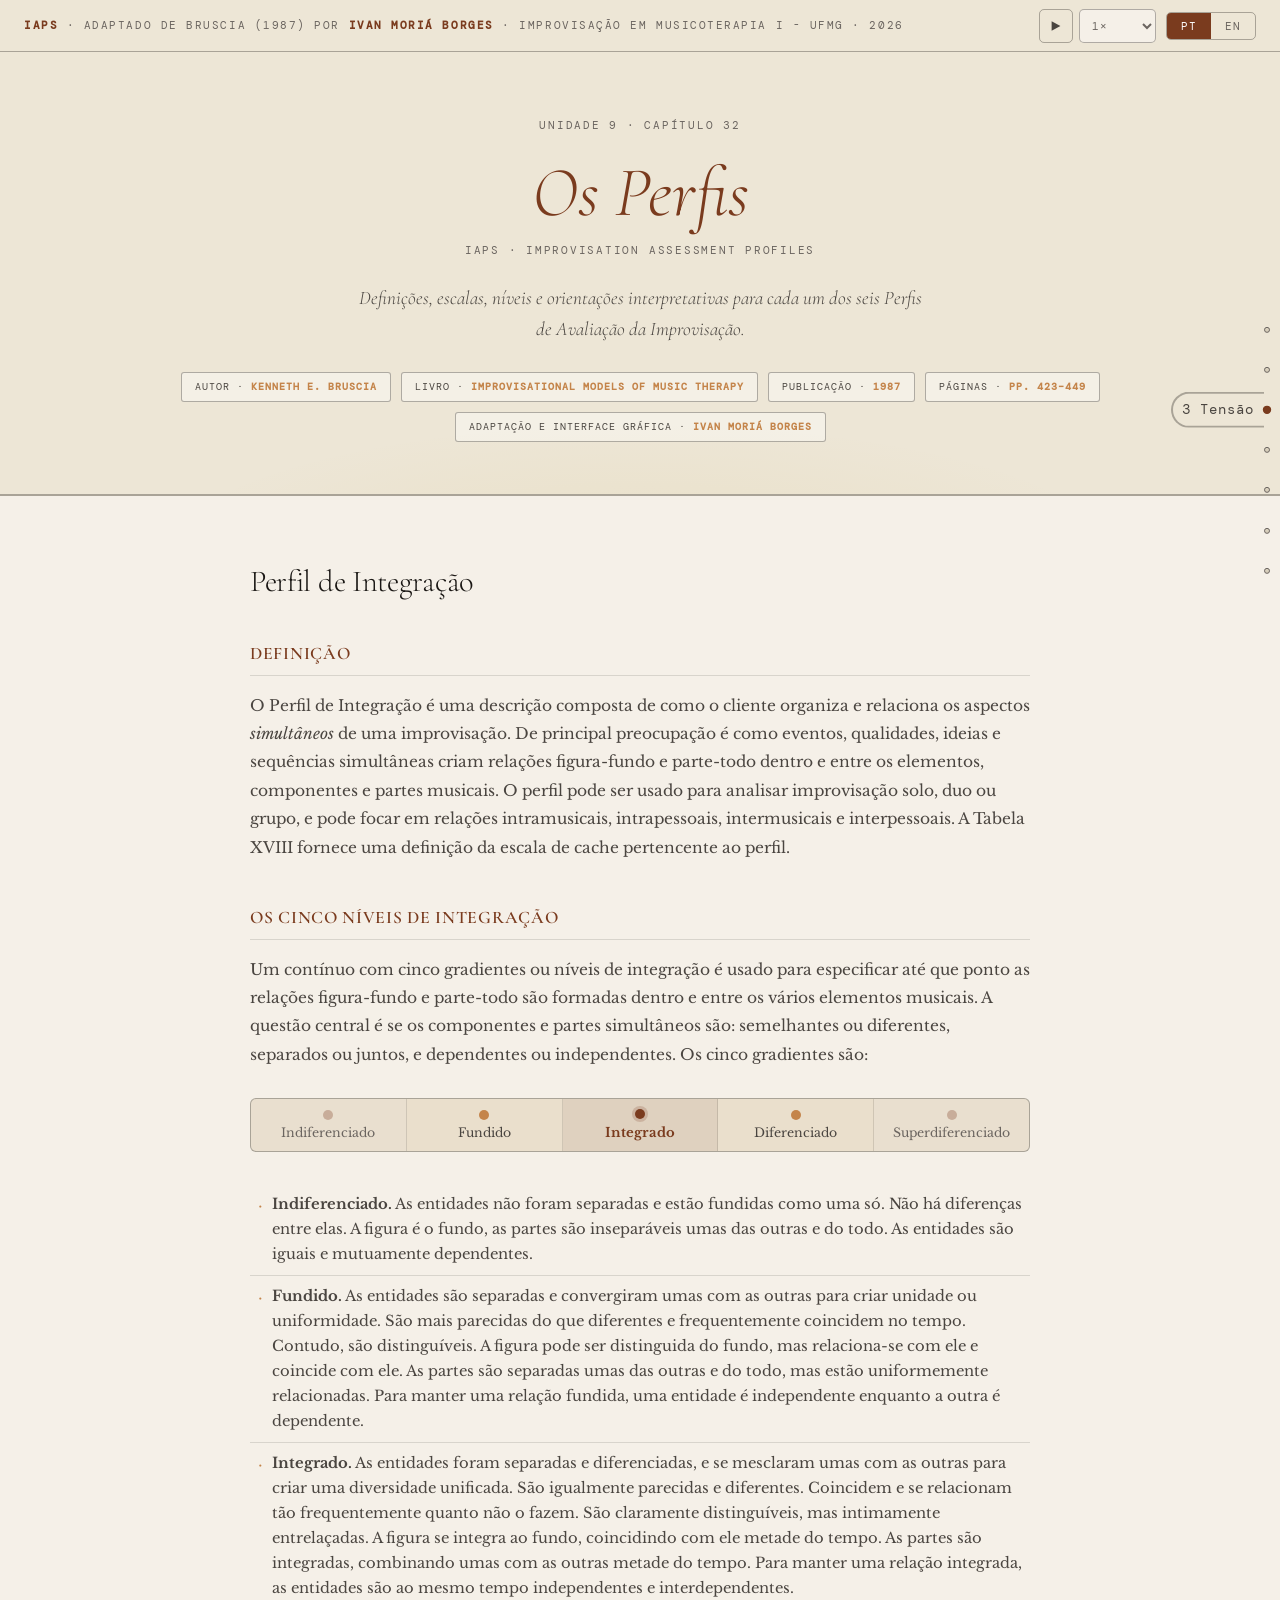
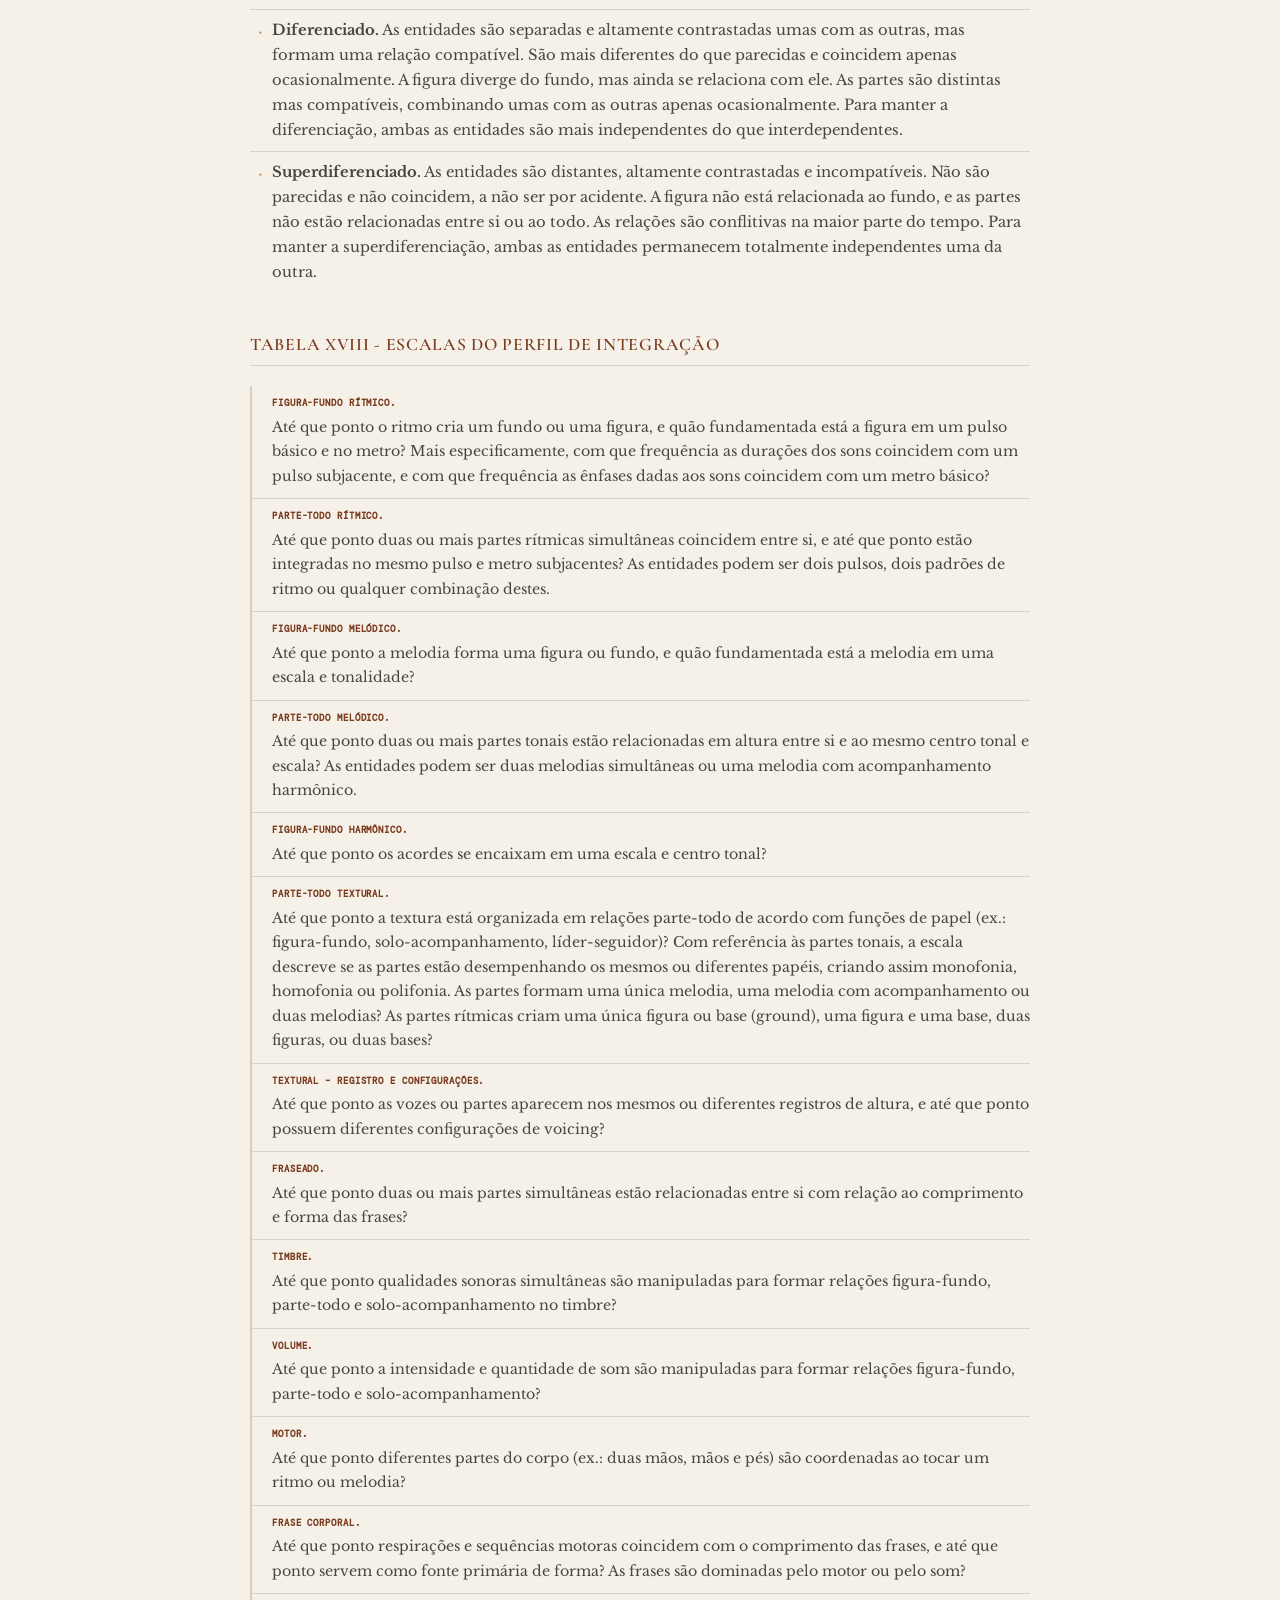
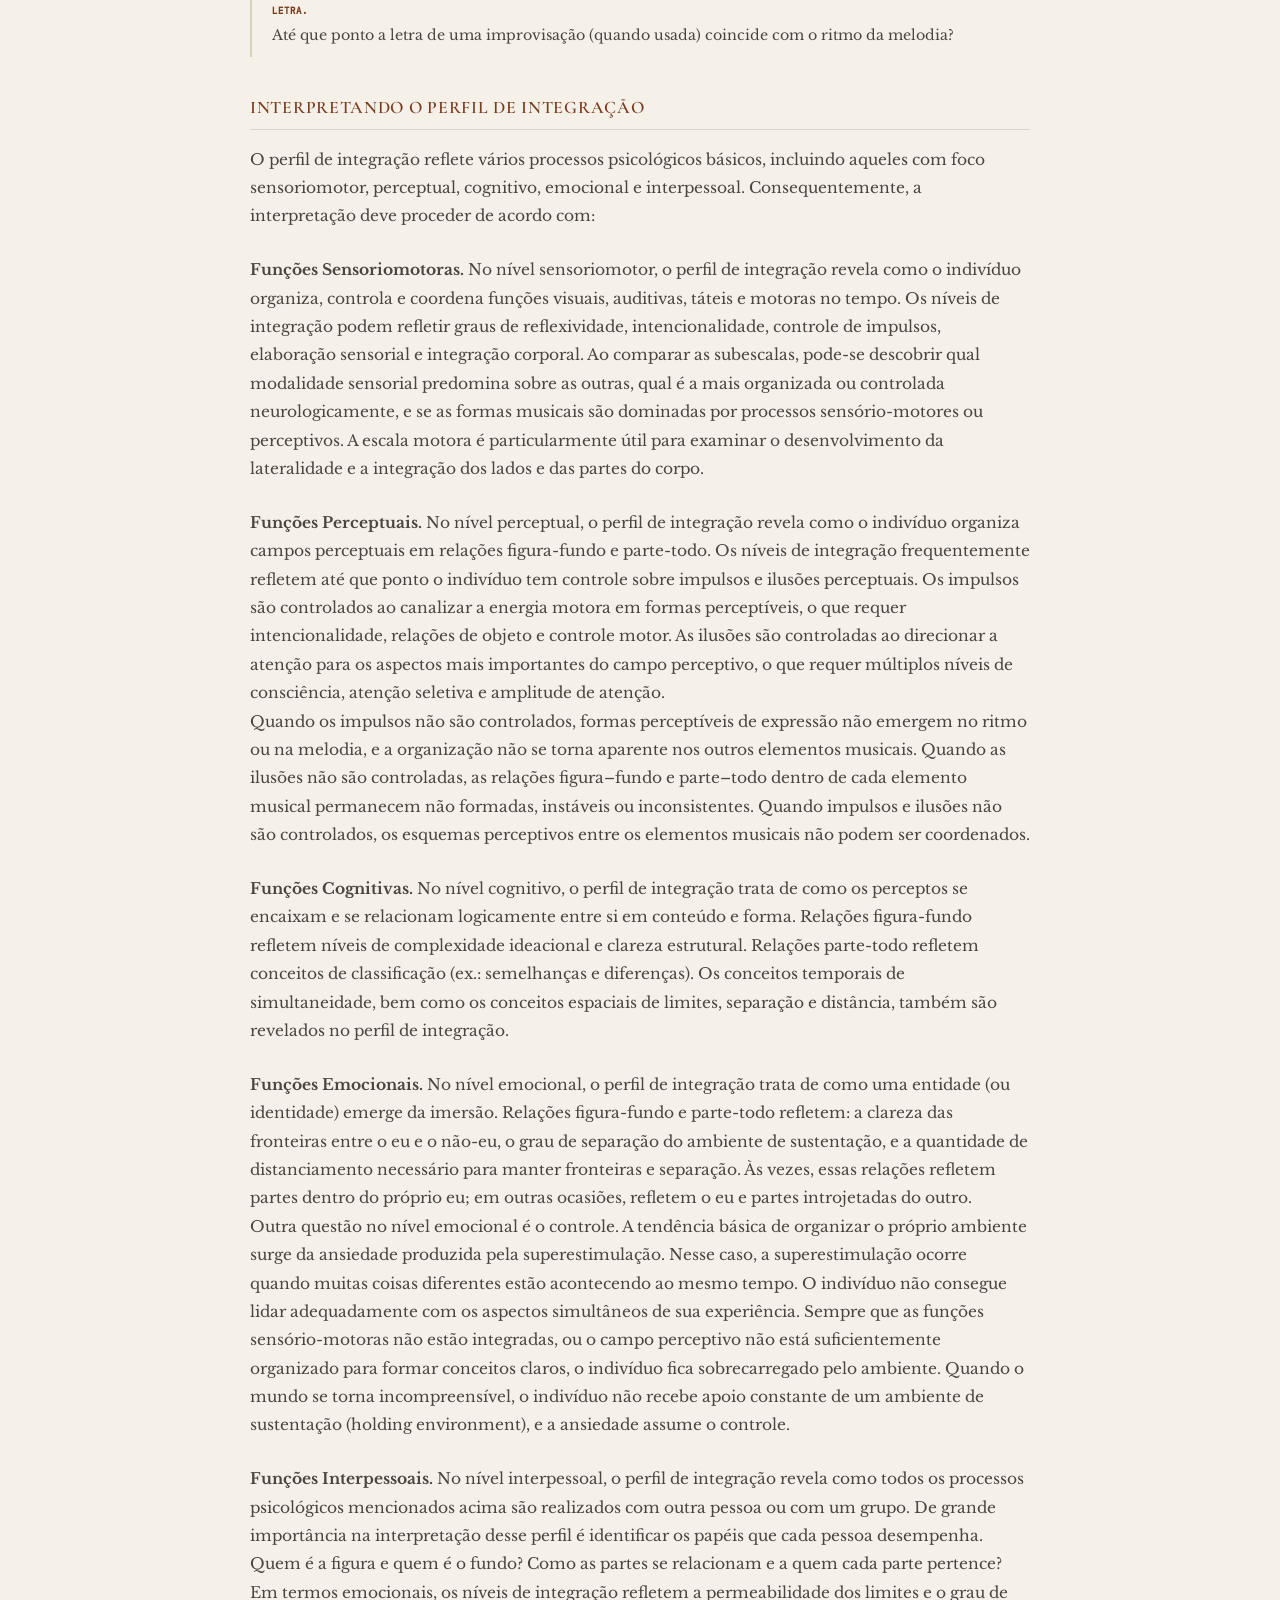
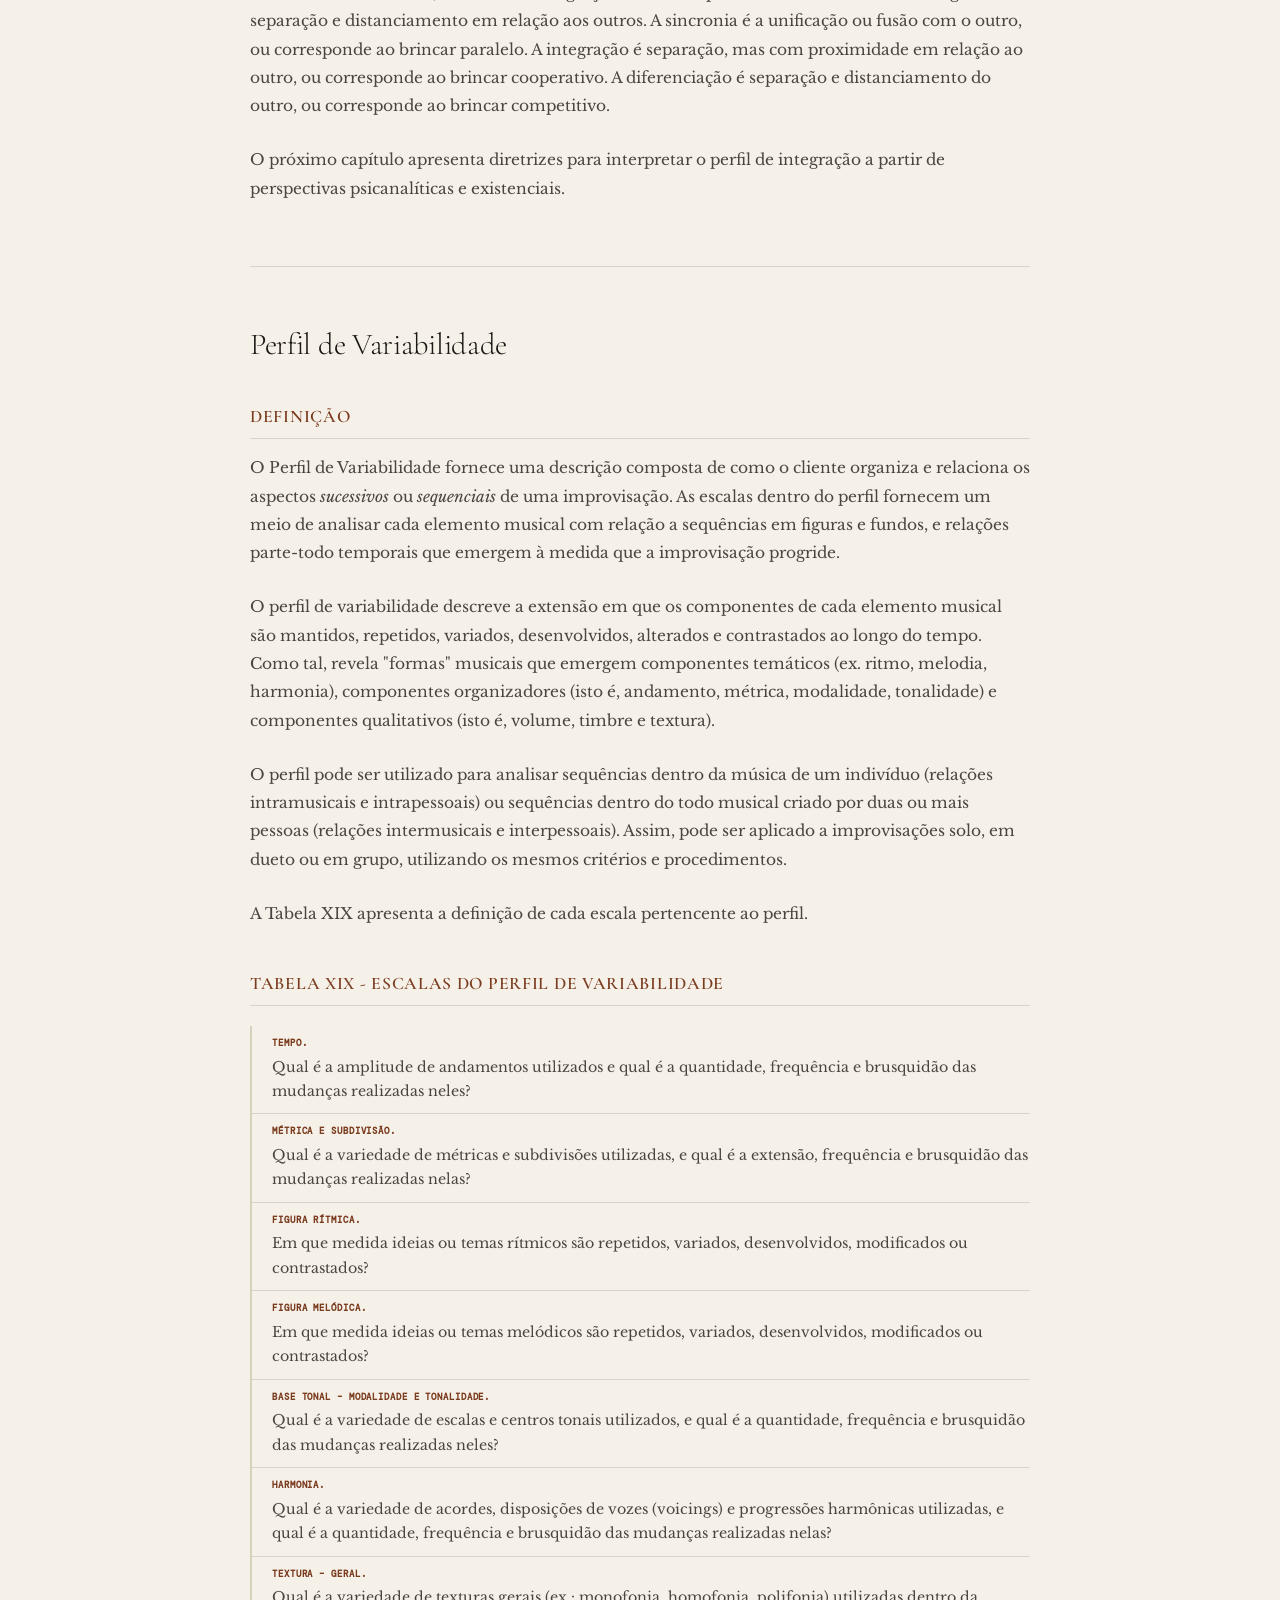
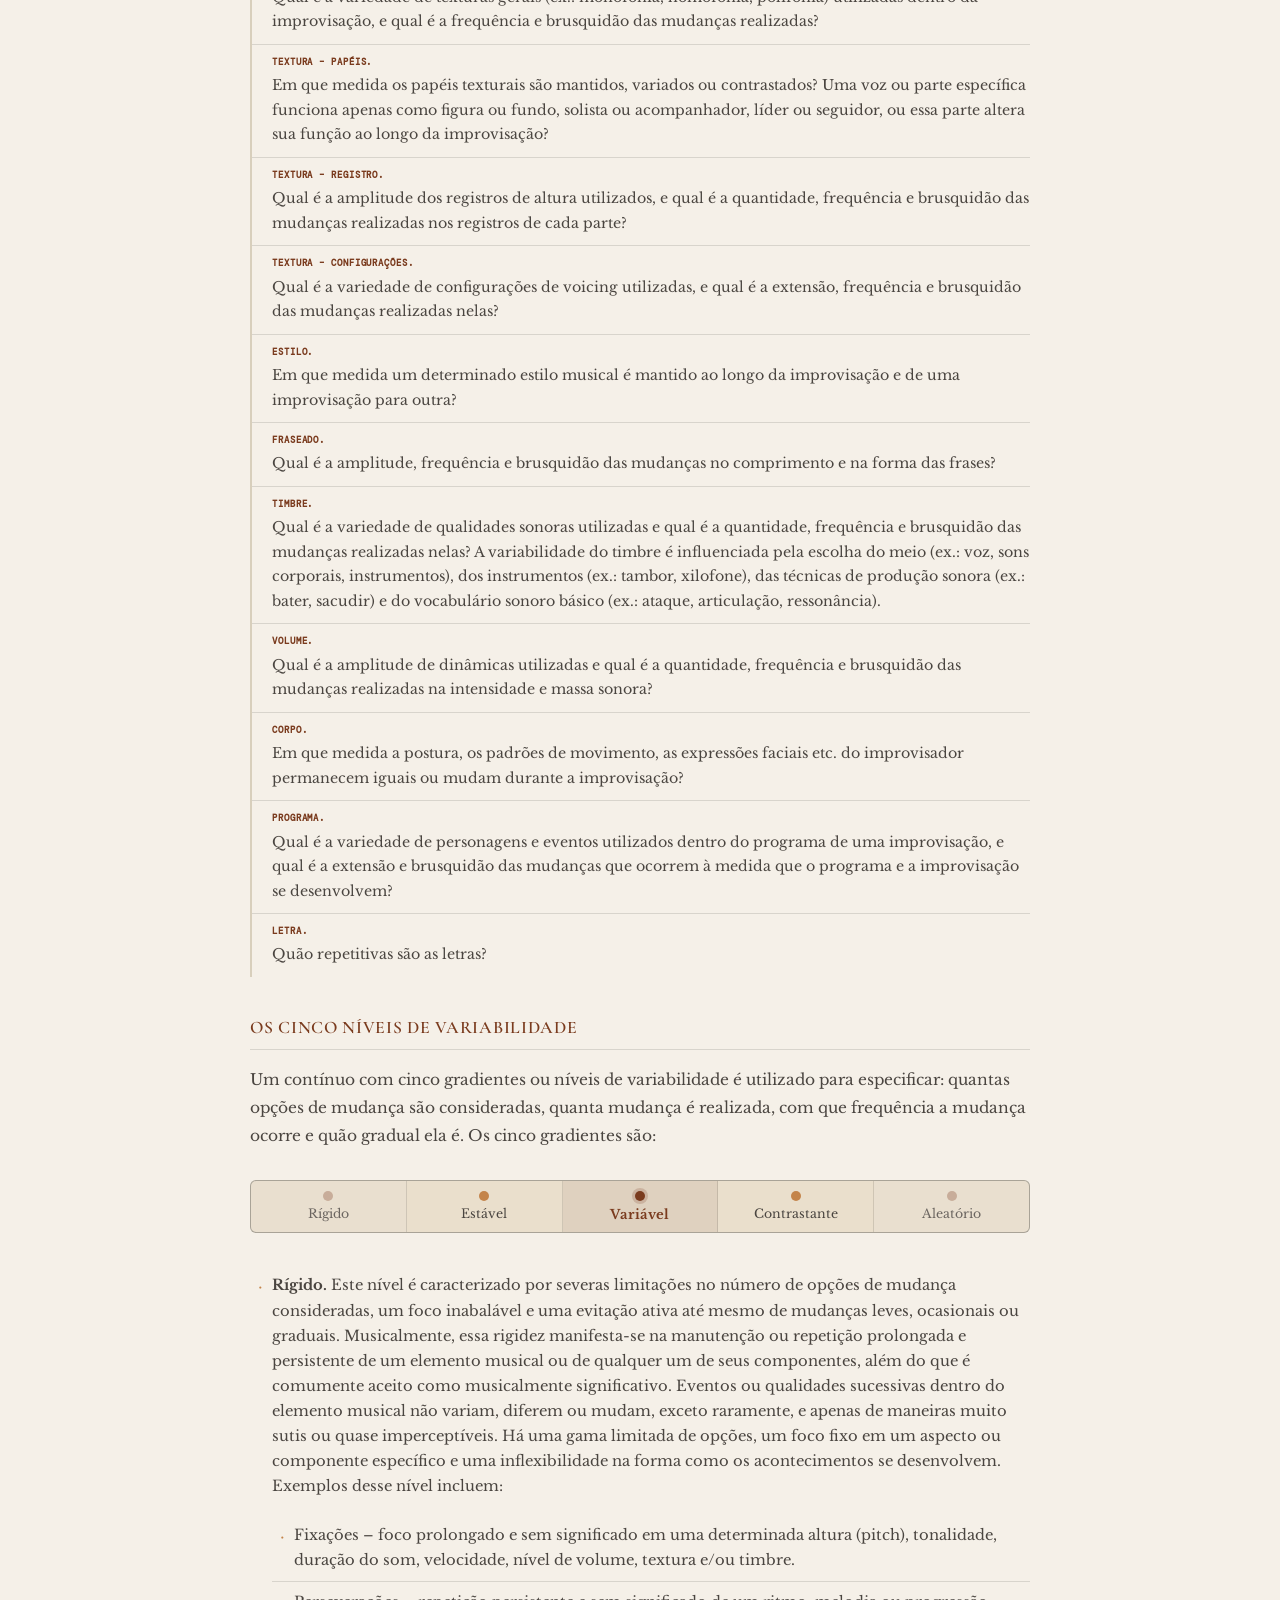
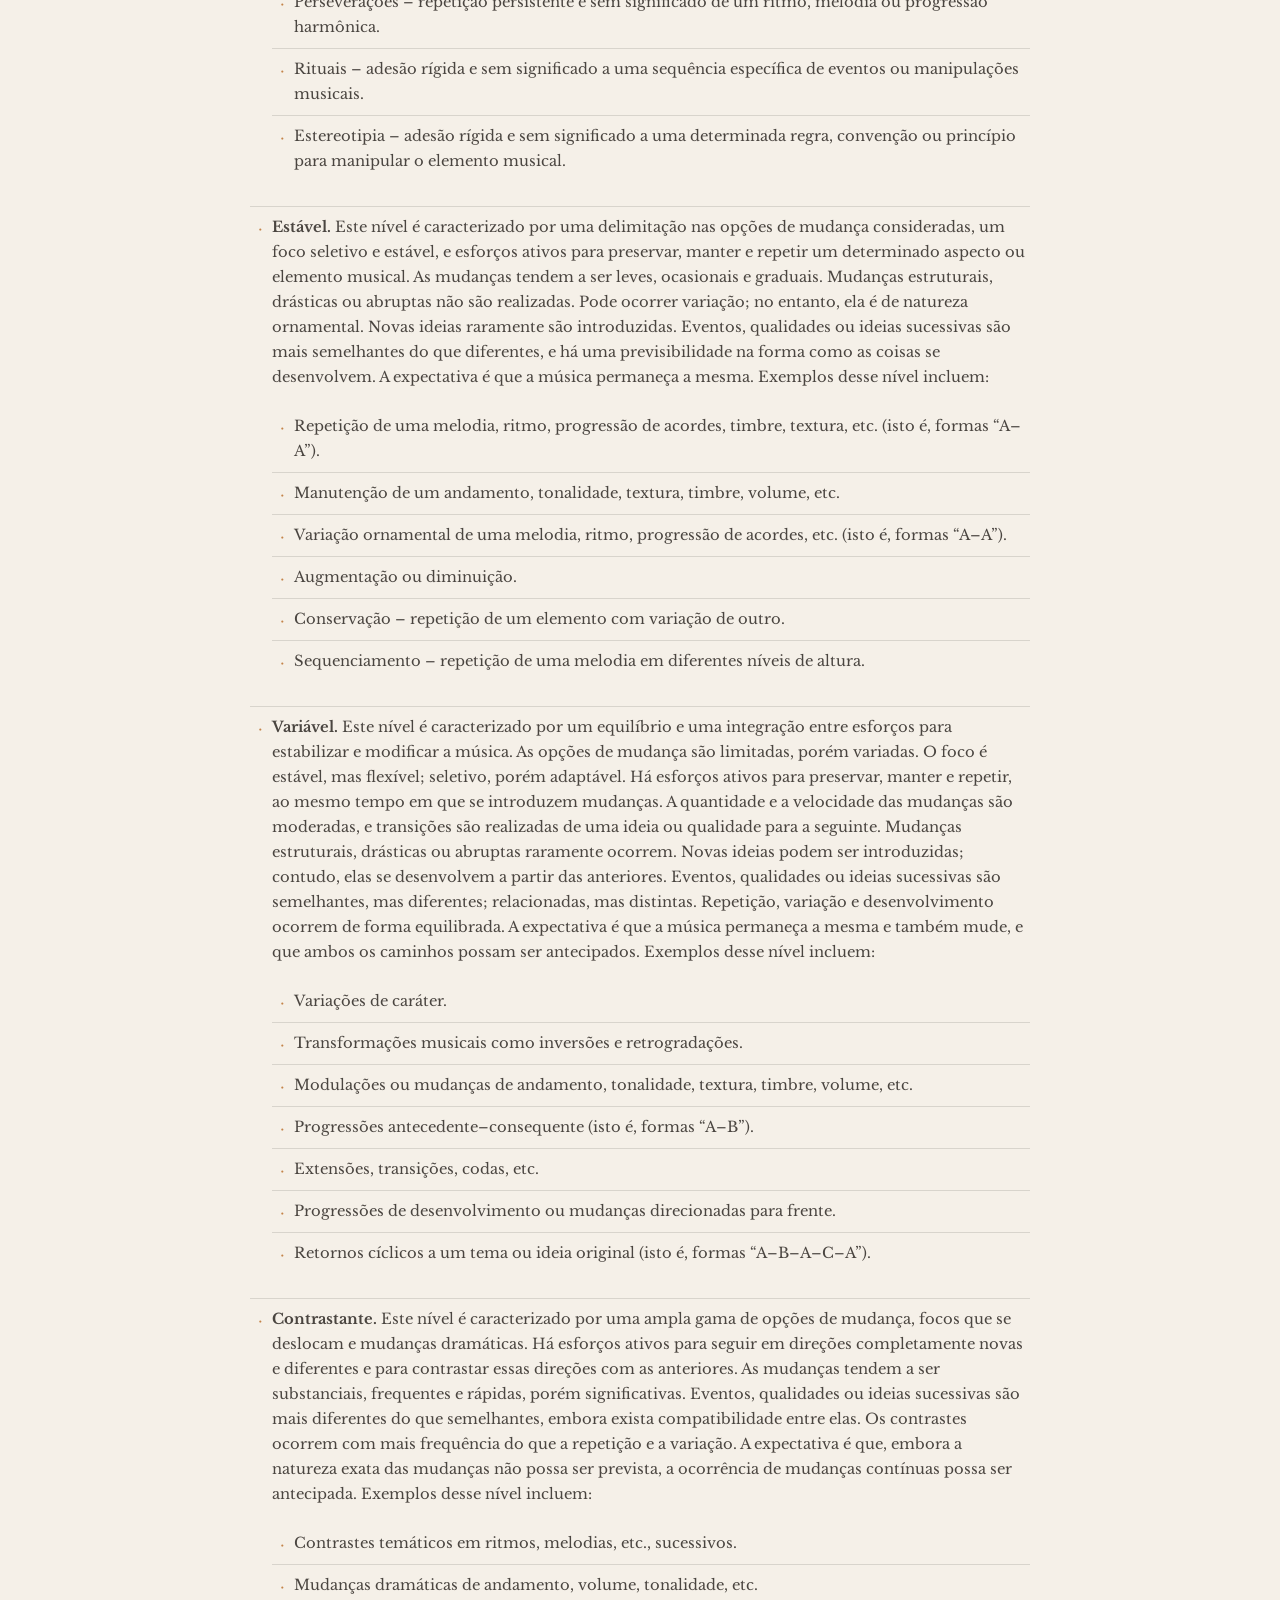
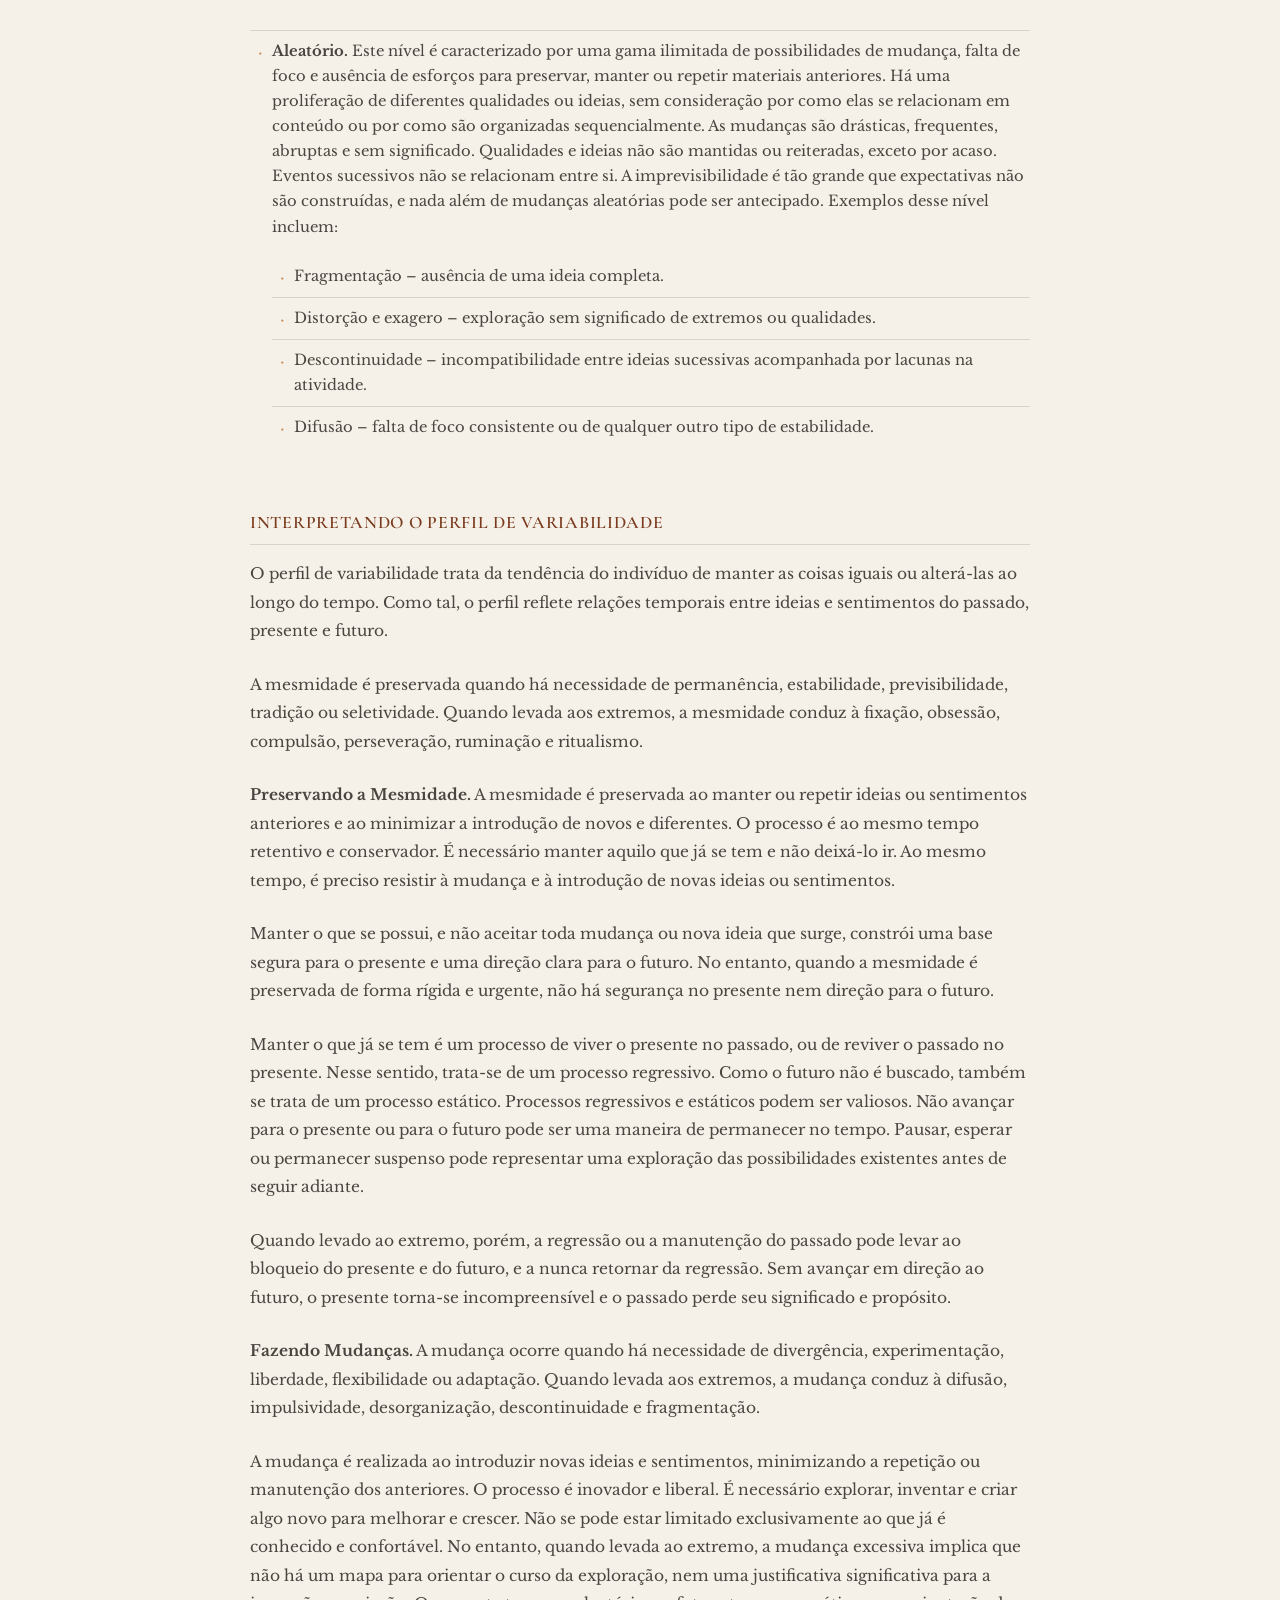
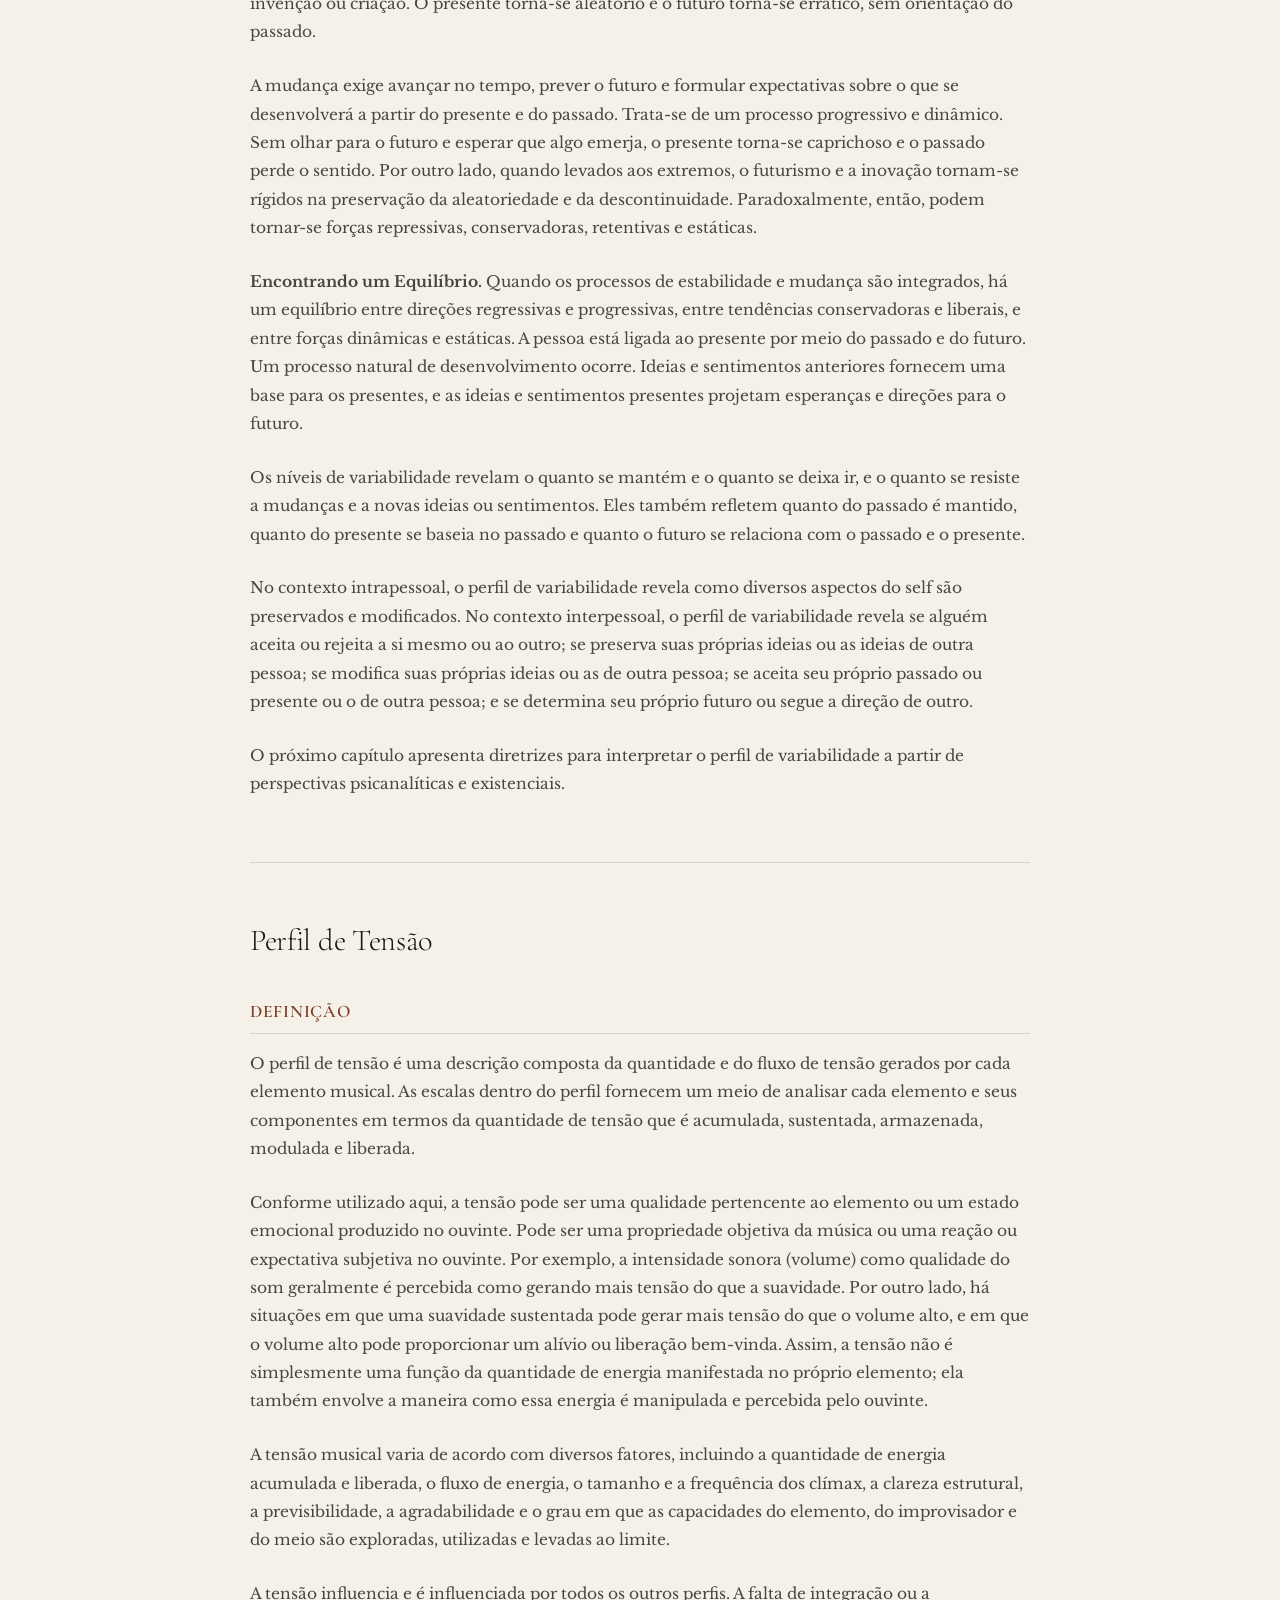
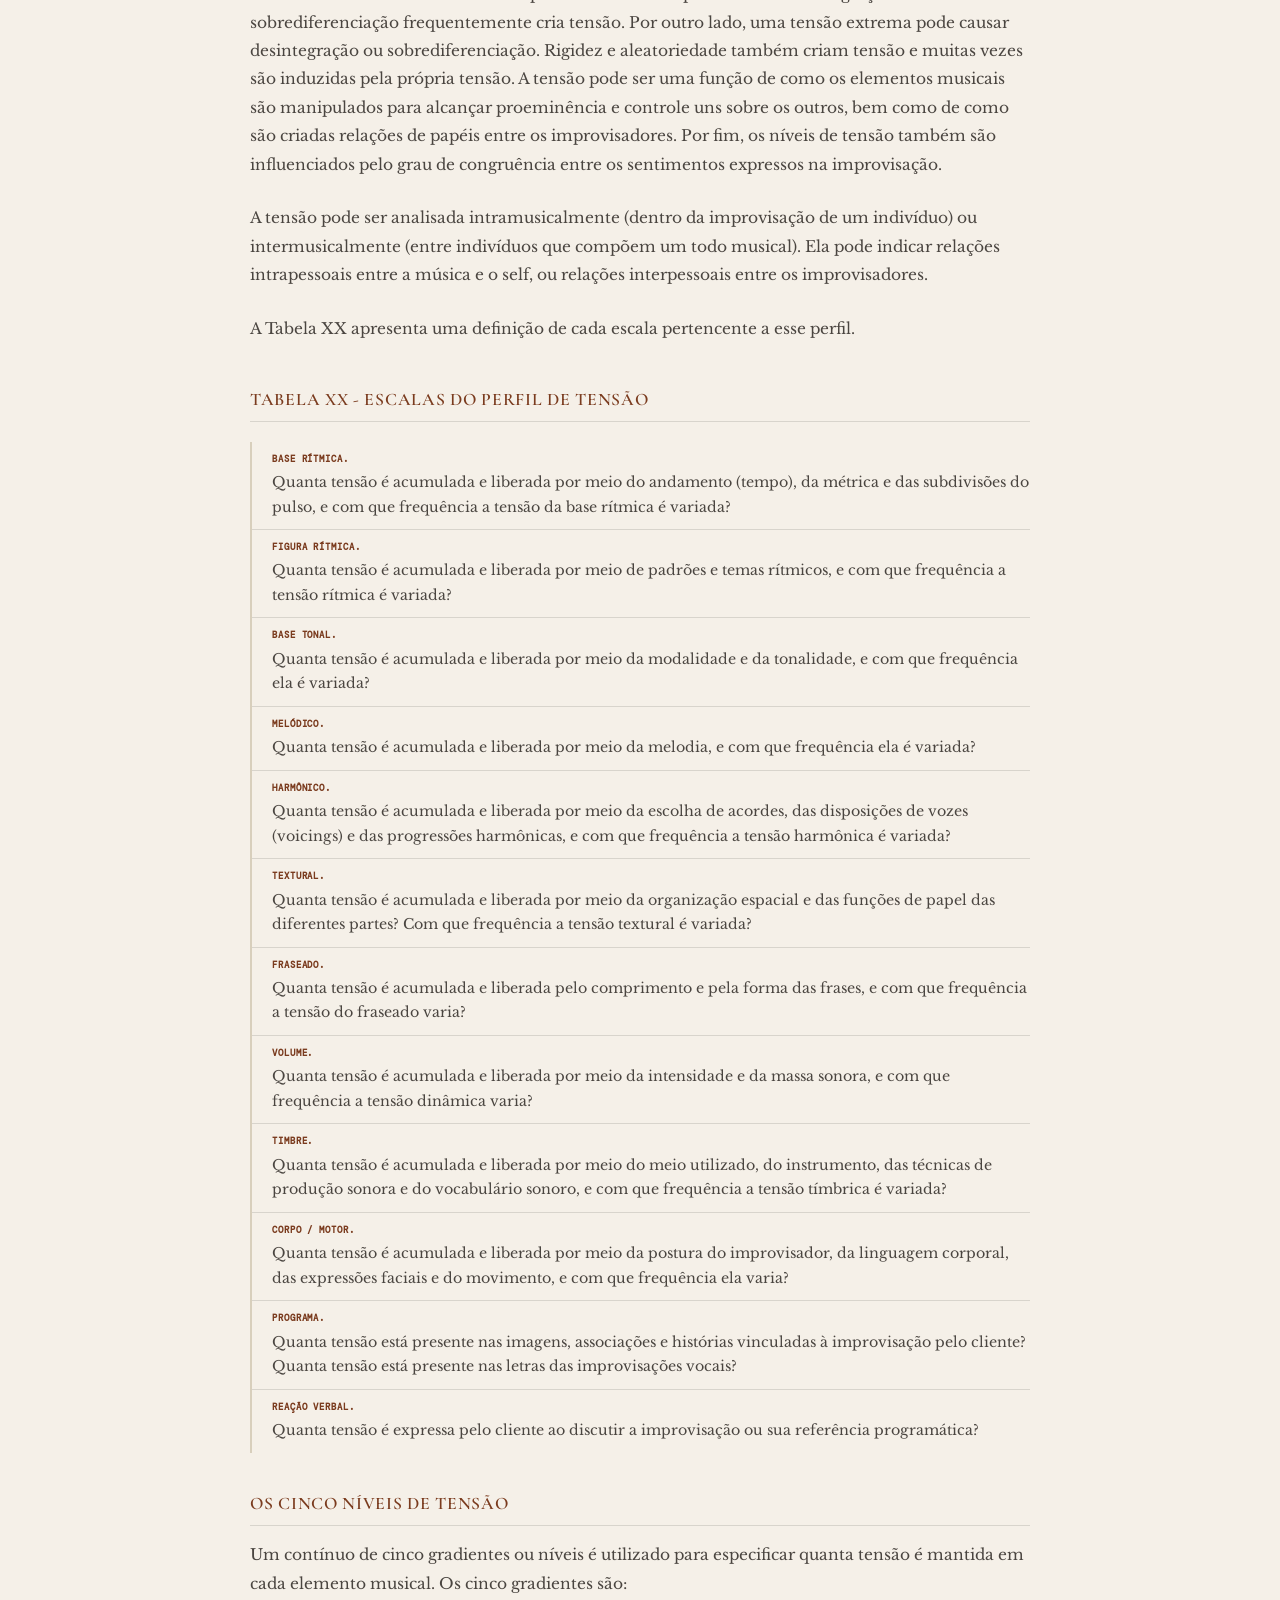
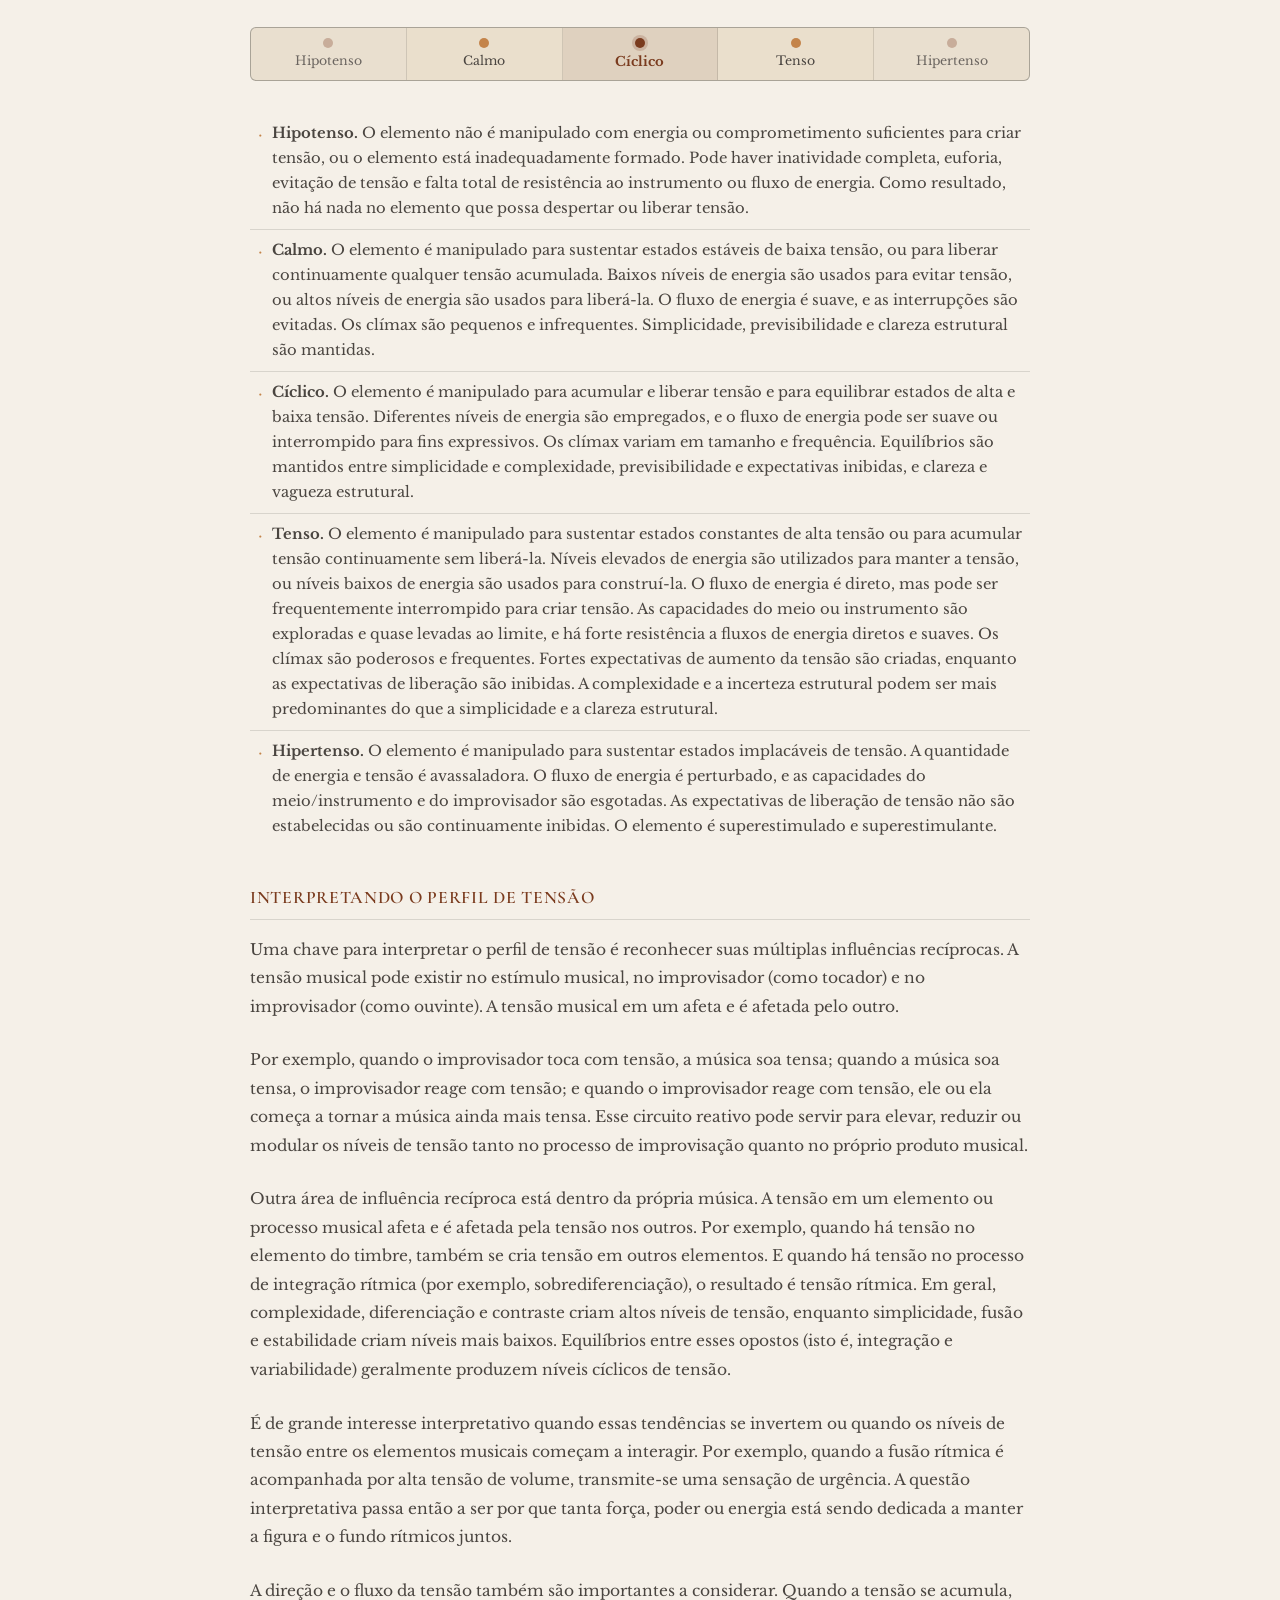
<file: IAPS/cap32.html>
<!DOCTYPE html>
<html lang="pt">
<head>
<meta charset="utf-8"/>
<meta content="width=device-width, initial-scale=1.0" name="viewport"/>
<title>IAPs · Capítulo 32 · Os Perfis · Bruscia 1987</title>
<link href="https://fonts.googleapis.com" rel="preconnect"/>
<link href="https://fonts.googleapis.com/css2?family=Cormorant+Garamond:ital,wght@0,300;0,400;0,600;1,300;1,400&family=DM+Mono:wght@300;400&family=Libre+Baskerville:ital,wght@0,400;0,700;1,400&display=swap" rel="stylesheet"/>
<link href="iaps.css" rel="stylesheet"/>
</head>
<body class="lang-pt">
<a class="skip-link" data-lang="pt" href="#main-content">Ir para o conteúdo</a>
<a class="skip-link" data-lang="en" href="#main-content">Skip to content</a>
<div aria-hidden="true" id="progress-bar"></div>
<div aria-live="polite" id="read-tip" role="status"></div>

<!-- ════════════════════════ VERTICAL TOC ════════════════════ -->
<nav aria-label="Navegação de seções" id="vtoc">
  <div class="vtoc-dot" data-href="#sec-integration" role="link" tabindex="0">
    <span class="vtoc-dot-label" data-lang="pt">1 Integração</span>
    <span class="vtoc-dot-label" data-lang="en">1 Integration</span>
    <span class="vtoc-dot-pip"></span>
  </div>
  <div class="vtoc-dot" data-href="#sec-variability" role="link" tabindex="0">
    <span class="vtoc-dot-label" data-lang="pt">2 Variabilidade</span>
    <span class="vtoc-dot-label" data-lang="en">2 Variability</span>
    <span class="vtoc-dot-pip"></span>
  </div>
  <div class="vtoc-dot" data-href="#sec-tension" role="link" tabindex="0">
    <span class="vtoc-dot-label" data-lang="pt">3 Tensão</span>
    <span class="vtoc-dot-label" data-lang="en">3 Tension</span>
    <span class="vtoc-dot-pip"></span>
  </div>
  <div class="vtoc-dot" data-href="#sec-congruence" role="link" tabindex="0">
    <span class="vtoc-dot-label" data-lang="pt">4 Congruência</span>
    <span class="vtoc-dot-label" data-lang="en">4 Congruence</span>
    <span class="vtoc-dot-pip"></span>
  </div>
  <div class="vtoc-dot" data-href="#sec-salience" role="link" tabindex="0">
    <span class="vtoc-dot-label" data-lang="pt">5 Saliência</span>
    <span class="vtoc-dot-label" data-lang="en">5 Salience</span>
    <span class="vtoc-dot-pip"></span>
  </div>
  <div class="vtoc-dot" data-href="#sec-autonomy" role="link" tabindex="0">
    <span class="vtoc-dot-label" data-lang="pt">6 Autonomia</span>
    <span class="vtoc-dot-label" data-lang="en">6 Autonomy</span>
    <span class="vtoc-dot-pip"></span>
  </div>
  <div class="vtoc-dot" data-href="#sec-overlaps" role="link" tabindex="0">
    <span class="vtoc-dot-label" data-lang="pt">7 Sobreposições</span>
    <span class="vtoc-dot-label" data-lang="en">7 Overlaps</span>
    <span class="vtoc-dot-pip"></span>
  </div>
</nav>

<!-- ════════════════════════ TOP NAV ════════════════════════ -->
<nav aria-label="Navegação principal" class="top-nav" role="navigation">
  <div aria-hidden="true" class="nav-brand"><strong>IAPs</strong> ·
    <span data-lang="pt">Adaptado de Bruscia (1987) por <strong>Ivan Moriá Borges</strong> · Improvisação em Musicoterapia I - UFMG · 2026</span>
    <span data-lang="en">Adapted from Bruscia (1987) by <strong>Ivan Moriá Borges</strong> · Improvisation in Music Therapy I - UFMG · 2026</span>
  </div>
  







  <div class="nav-controls">
    <div aria-label="Controles de leitura em voz alta" class="audio-controls" id="audio-controls" role="group">
      <button aria-label="Iniciar leitura em voz alta" class="nav-audio-btn" id="btn-play" onclick="ttsTogglePlay()">
        <svg aria-hidden="true" fill="currentColor" id="icon-play" viewbox="0 0 16 16"><path d="M3 2.5l10 5.5-10 5.5z"></path></svg>
        <svg aria-hidden="true" fill="currentColor" id="icon-stop" style="display:none" viewbox="0 0 16 16"><rect height="10" rx="1" width="10" x="3" y="3"></rect></svg>
      </button>
      <button aria-label="Pausar leitura" class="nav-audio-btn" id="btn-pause" onclick="ttsTogglePause()" style="display:none">
        <svg aria-hidden="true" fill="currentColor" id="icon-pause" viewbox="0 0 16 16"><rect height="12" rx="1" width="4" x="3" y="2"></rect><rect height="12" rx="1" width="4" x="9" y="2"></rect></svg>
        <svg aria-hidden="true" fill="currentColor" id="icon-resume" style="display:none" viewbox="0 0 16 16"><path d="M4 2.5l9 5.5-9 5.5z"></path></svg>
      </button>
      <label class="sr-only" for="speed-sel">Velocidade de leitura</label>
      <select class="speed-select" id="speed-sel" onchange="ttsSpeedChange()">
        <option value="0.7">0.7×</option>
        <option value="0.85">0.85×</option>
        <option selected="" value="1">1×</option>
        <option value="1.2">1.2×</option>
        <option value="1.5">1.5×</option>
      </select>
    </div>
    <div aria-label="Selecionar idioma" class="lang-toggle" role="group">
      <button aria-pressed="true" class="lang-btn active" lang="pt" onclick="setLang('pt')">PT</button>
      <button aria-pressed="false" class="lang-btn" lang="en" onclick="setLang('en')">EN</button>
    </div>
  </div>
</nav>

<!-- ════════════════════════ HERO ═══════════════════════════ -->
<header class="hero" role="banner">
  <div class="hero-eyebrow">
    <span data-lang="pt">Unidade 9 · Capítulo 32</span>
    <span data-lang="en">Unit 9 · Chapter 32</span>
  </div>
  <h1 class="hero-title">
    <span data-lang="pt"><em>Os Perfis</em></span>
    <span data-lang="en"><em>The Profiles</em></span>
  </h1>
  <p class="hero-sub">IAPs · Improvisation Assessment Profiles</p>
  <p class="hero-lead">
    <span data-lang="pt">Definições, escalas, níveis e orientações interpretativas para cada um dos seis Perfis de Avaliação da Improvisação.</span>
    <span data-lang="en">Definitions, scales, levels, and interpretive guidelines for each of the six Improvisation Assessment Profiles.</span>
  </p>
  <div class="hero-meta">
    <div class="hero-chip"><span data-lang="pt">Autor</span><span data-lang="en">Author</span> · <strong>Kenneth E. Bruscia</strong></div>
    <div class="hero-chip"><span data-lang="pt">Livro</span><span data-lang="en">Book</span> · <strong>Improvisational Models of Music Therapy</strong></div>
    <div class="hero-chip"><span data-lang="pt">Publicação</span><span data-lang="en">Published</span> · <strong>1987</strong></div>
    <div class="hero-chip"><span data-lang="pt">Páginas</span><span data-lang="en">Pages</span> · <strong>pp. 423–449</strong></div>
    <div class="hero-chip"><span data-lang="pt">Adaptação e Interface gráfica</span><span data-lang="en">Adaptation and graphs</span> · <strong>Ivan Moriá Borges</strong></div>
  </div>
</header>

<!-- ════════════════════════ MAIN ═══════════════════════════ -->
<main class="page-body" id="main-content">

  <!-- ══════════════════ 1. PERFIL DE INTEGRAÇÃO ══════════════════ -->
  <section class="section" id="sec-integration">
    <h2 class="sec-title" data-lang="pt">Perfil de Integração</h2>
    <h2 class="sec-title" data-lang="en">The Integration Profile</h2>

    <h3 class="subsec-title" data-lang="pt">Definição</h3>
    <h3 class="subsec-title" data-lang="en">Definition</h3>

    <div data-lang="en">
      <p class="rp">The Integration profile is a composite description of how the client organizes and relates <em>simultaneous</em> aspects of an improvisation. Of chief concern is how simultaneous events, qualities, ideas, and sequences create figure-ground and part-whole relationships within and among the musical elements, components, and parts. The profile may be used to analyze solo, duet, or group improvisation, and may focus on intramusical, intrapersonal, intermusical, and interpersonal relationships. Table XVIII provides a definition of cach scale belonging to the profile.</p>
    </div>
    <div data-lang="pt">
      <p class="rp">O Perfil de Integração é uma descrição composta de como o cliente organiza e relaciona os aspectos <em>simultâneos</em> de uma improvisação. De principal preocupação é como eventos, qualidades, ideias e sequências simultâneas criam relações figura-fundo e parte-todo dentro e entre os elementos, componentes e partes musicais. O perfil pode ser usado para analisar improvisação solo, duo ou grupo, e pode focar em relações intramusicais, intrapessoais, intermusicais e interpessoais. A Tabela XVIII fornece uma definição da escala de cache pertencente ao perfil.</p>
    </div>

    <h3 class="subsec-title" data-lang="pt">Os Cinco Níveis de Integração</h3>
    <h3 class="subsec-title" data-lang="en">The Five Levels of Integration</h3>

    <div data-lang="en">
      <p class="rp">A continuum with five gradients or levels of integration is used to specify the extent to which figure-ground and part-whole relationships are formed within and between the various musical elements. The central question is whether simultaneous components and parts are: alike or different, separate or together, and dependent or independent. The five gradients are: </p>
    </div>
    <div data-lang="pt">
      <p class="rp">Um contínuo com cinco gradientes ou níveis de integração é usado para especificar até que ponto as relações figura-fundo e parte-todo são formadas dentro e entre os vários elementos musicais. A questão central é se os componentes e partes simultâneos são: semelhantes ou diferentes, separados ou juntos, e dependentes ou independentes. Os cinco gradientes são: </p>
    </div>

    <div class="grad-track" style="margin: 1.5rem 0 2rem;">
      <div class="grad-chip g-ext"><span class="grad-dot"></span><span class="grad-chip-lbl" data-lang="pt">Indiferenciado</span><span class="grad-chip-lbl" data-lang="en">Undifferentiated</span></div>
      <div class="grad-chip g-mid"><span class="grad-dot"></span><span class="grad-chip-lbl" data-lang="pt">Fundido</span><span class="grad-chip-lbl" data-lang="en">Fused</span></div>
      <div class="grad-chip g-cent"><span class="grad-dot"></span><span class="grad-chip-lbl" data-lang="pt">Integrado</span><span class="grad-chip-lbl" data-lang="en">Integrated</span></div>
      <div class="grad-chip g-mid"><span class="grad-dot"></span><span class="grad-chip-lbl" data-lang="pt">Diferenciado</span><span class="grad-chip-lbl" data-lang="en">Differentiated</span></div>
      <div class="grad-chip g-ext"><span class="grad-dot"></span><span class="grad-chip-lbl" data-lang="pt">Superdiferenciado</span><span class="grad-chip-lbl" data-lang="en">Overdifferentiated</span></div>
    </div>

    <div data-lang="en">
      <ul class="i-list">
        <li><strong>Undifferentiated.</strong> The entities have not been separated, and are merged as one. There are no differences between them. The figure is the ground, the parts are unseparated from each other and the whole. The entities are equal, and mutually dependent.</li>
        <li><strong>Fused.</strong> The entities are separate, and have converged with one another to create unity or uniformity. They are more alike than different, and frequently coincide in time. Nevertheless, they are distinguishable. The figure can be distinguished from the ground, but relates to and coincides with it. The parts are separated from one another and the whole, but are uniformly related. To maintain a fused relationship, one entity is independent while the other is dependent.</li>
        <li><strong>Integrated.</strong> The entities have been separated and differentiated, and have blended with one another to create a unified diversity. They are equally alike and different. They coincide and relate as often as they do not. They are clearly distinguishable, yet they are closely intertwined. The figure is integrated into the ground, coinciding with it half of the time. The parts are integrated, matching each other half of the time. To maintain an integrated relationship, the entities are both independent and interdependent.</li>
        <li><strong>Differentiated.</strong> The entities are separated and highly contrasted from one another, yet they form a compatible relationship. They are more different than alike, and they coincide only occasionally. The figure digresses from the ground, yet relates to it. The parts are distinct yet compatible, matching each other only occasionally. To maintain the differentiation, both entities are more independent than interdependent.</li>
        <li><strong>Overdifferentiated.</strong> The entities are distant, highly contrasted, and incompatible. They are not alike and do not coincide, unless by accident. The figure is not related to the ground, and the parts are not related to one another or the whole. The relationships are conflictual most of the time. To maintain the overdifferentiation, both entities remain totally independent from one another.</li>
      </ul>
    </div>
    <div data-lang="pt">
      <ul class="i-list">
        <li><strong>Indiferenciado.</strong> As entidades não foram separadas e estão fundidas como uma só. Não há diferenças entre elas. A figura é o fundo, as partes são inseparáveis umas das outras e do todo. As entidades são iguais e mutuamente dependentes.</li>
        <li><strong>Fundido.</strong> As entidades são separadas e convergiram umas com as outras para criar unidade ou uniformidade. São mais parecidas do que diferentes e frequentemente coincidem no tempo. Contudo, são distinguíveis. A figura pode ser distinguida do fundo, mas relaciona-se com ele e coincide com ele. As partes são separadas umas das outras e do todo, mas estão uniformemente relacionadas. Para manter uma relação fundida, uma entidade é independente enquanto a outra é dependente.</li>
        <li><strong>Integrado.</strong> As entidades foram separadas e diferenciadas, e se mesclaram umas com as outras para criar uma diversidade unificada. São igualmente parecidas e diferentes. Coincidem e se relacionam tão frequentemente quanto não o fazem. São claramente distinguíveis, mas intimamente entrelaçadas. A figura se integra ao fundo, coincidindo com ele metade do tempo. As partes são integradas, combinando umas com as outras metade do tempo. Para manter uma relação integrada, as entidades são ao mesmo tempo independentes e interdependentes.</li>
        <li><strong>Diferenciado.</strong> As entidades são separadas e altamente contrastadas umas com as outras, mas formam uma relação compatível. São mais diferentes do que parecidas e coincidem apenas ocasionalmente. A figura diverge do fundo, mas ainda se relaciona com ele. As partes são distintas mas compatíveis, combinando umas com as outras apenas ocasionalmente. Para manter a diferenciação, ambas as entidades são mais independentes do que interdependentes.</li>
        <li><strong>Superdiferenciado.</strong> As entidades são distantes, altamente contrastadas e incompatíveis. Não são parecidas e não coincidem, a não ser por acidente. A figura não está relacionada ao fundo, e as partes não estão relacionadas entre si ou ao todo. As relações são conflitivas na maior parte do tempo. Para manter a superdiferenciação, ambas as entidades permanecem totalmente independentes uma da outra.</li>
      </ul>
    </div>

    <h3 class="subsec-title" data-lang="pt">Tabela XVIII - Escalas do Perfil de Integração </h3>
    <h3 class="subsec-title" data-lang="en"> Table XVIII - Scales in the Integration Profile</h3>

    <div data-lang="en">
      <ul class="scales-list">
        <li><strong>Rhythmic Figure-Ground.</strong> To what extent does the rhythm create a ground or a figure, and how grounded is the figure in a basic pulse and meter? More specifically, how often do the sound durations coincide with an underlying pulse, and how often do the emphases given to the sounds coincide with a basic meter?</li>
        <li><strong>Rhythmic Part-Whole.</strong> To what extent do two or more simultaneous rhythmic parts coincide with each other, and to what extent are they integrated into the same underlying pulse and meter? 
        The entities may be two pulses, two rhythm patterns, or any combination thereof.
        </li>
        <li><strong>Melodic Figure-Ground.</strong> To what extent does the melody form a figure or ground, and how grounded is the melody in a scale and tonality?</li>
        <li><strong>Melodic Part-Whole.</strong> To what extent are two or more tonal parts related in pitch to each other, and to the same scale and tonal center? The entities may be two simultaneous melodies, or a melody with chordal accompaniment.</li>
        <li><strong>Harmonic Figure-Ground.</strong> To what extent do the chords fit into a scale and tonal center?</li>
        <li><strong>Textural Part-Whole.</strong> To what extent is the texture organized into part-whole relationships according to role functions (e.g., figure-ground, solo-accompaniment, leader-follower)?
        
        With reference to tonal parts, the scale describes whether the parts are playing the same or different roles, thereby creating monophony, homophony, or polyphony.
Do the parts form a single melody, a melody with accompaniment, or two melodies?
Do the rhythmic parts create a single figure or ground, a figure and ground, two figures, or two grounds?
        
        
        
        
        
        </li>
        <li><strong>Textural – Register &amp; Configurations.</strong> To what extent do the voices or parts appear in the same or different pitch registers, and to what extent do they have different voicing configurations?</li>
        <li><strong>Phrasing.</strong> To what extent are two or more simultaneous parts related to each other with regard to phrase length and shape?</li>
        <li><strong>Timbre.</strong> To what extent are simultaneous sound qualities manipulated to form figure-ground, part-whole, and solo-accompaniment relationships in timbre?</li>
        <li><strong>Volume.</strong> To what extent are the intensity and amount of sound manipulated to form figure-ground, part-whole, and solo-accompaniment relationships?</li>
        <li><strong>Motor.</strong> To what extent are different parts of the body (e.g., two hands, hands and feet) coordinated in playing a rhythm or melody?</li>
        <li><strong>Body-phrase.</strong> To what extent do breaths and motor sequences coincide with the length of phrases, and to what extent do they serve as the primary source for shape? Are the phrases motor-dominated or sound-dominated?</li>
        <li><strong>Lyrics.</strong> To what extent do the lyrics of an improvisation (if used) coincide with the rhythm of the melody?</li>
      </ul>
    </div>
    <div data-lang="pt">
      <ul class="scales-list">
        <li><strong>Figura-Fundo Rítmico.</strong> Até que ponto o ritmo cria um fundo ou uma figura, e quão fundamentada está a figura em um pulso básico e no metro? Mais especificamente, com que frequência as durações dos sons coincidem com um pulso subjacente, e com que frequência as ênfases dadas aos sons coincidem com um metro básico?</li>
        <li><strong>Parte-Todo Rítmico.</strong> Até que ponto duas ou mais partes rítmicas simultâneas coincidem entre si, e até que ponto estão integradas no mesmo pulso e metro subjacentes? As entidades podem ser dois pulsos, dois padrões de ritmo ou qualquer combinação destes.</li>
        <li><strong>Figura-Fundo Melódico.</strong> Até que ponto a melodia forma uma figura ou fundo, e quão fundamentada está a melodia em uma escala e tonalidade? </li>
        <li><strong>Parte-Todo Melódico.</strong> Até que ponto duas ou mais partes tonais estão relacionadas em altura entre si e ao mesmo centro tonal e escala? As entidades podem ser duas melodias simultâneas ou uma melodia com acompanhamento harmônico.</li>
        <li><strong>Figura-Fundo Harmônico.</strong> Até que ponto os acordes se encaixam em uma escala e centro tonal?</li>
        <li><strong>Parte-Todo Textural.</strong> Até que ponto a textura está organizada em relações parte-todo de acordo com funções de papel (ex.: figura-fundo, solo-acompanhamento, líder-seguidor)?
        
        Com referência às partes tonais, a escala descreve se as partes estão desempenhando os mesmos ou diferentes papéis, criando assim monofonia, homofonia ou polifonia.
As partes formam uma única melodia, uma melodia com acompanhamento ou duas melodias?
As partes rítmicas criam uma única figura ou base (ground), uma figura e uma base, duas figuras, ou duas bases?
        
        </li>
        <li><strong>Textural – Registro e Configurações.</strong> Até que ponto as vozes ou partes aparecem nos mesmos ou diferentes registros de altura, e até que ponto possuem diferentes configurações de voicing?</li>
        <li><strong>Fraseado.</strong> Até que ponto duas ou mais partes simultâneas estão relacionadas entre si com relação ao comprimento e forma das frases?</li>
        <li><strong>Timbre.</strong> Até que ponto qualidades sonoras simultâneas são manipuladas para formar relações figura-fundo, parte-todo e solo-acompanhamento no timbre?</li>
        <li><strong>Volume.</strong> Até que ponto a intensidade e quantidade de som são manipuladas para formar relações figura-fundo, parte-todo e solo-acompanhamento?</li>
        <li><strong>Motor.</strong> Até que ponto diferentes partes do corpo (ex.: duas mãos, mãos e pés) são coordenadas ao tocar um ritmo ou melodia?</li>
        <li><strong>Frase Corporal.</strong> Até que ponto respirações e sequências motoras coincidem com o comprimento das frases, e até que ponto servem como fonte primária de forma? As frases são dominadas pelo motor ou pelo som?</li>
        <li><strong>Letra.</strong> Até que ponto a letra de uma improvisação (quando usada) coincide com o ritmo da melodia?</li>
      </ul>
    </div>

    <h3 class="subsec-title" data-lang="pt">Interpretando o Perfil de Integração</h3>
    <h3 class="subsec-title" data-lang="en">Interpreting the Integration Profile</h3>

    <div data-lang="en">
      <p class="rp">The integration profile reflects several basic psychological processes, including those that are sensorimotor, perceptual, cognitive, emotional, and interpersonal in focus.

         Consequently, interpretation must proceed accordingly,
      </p>
      <p class="rp"><strong>Sensorimotor Functions.</strong> At the sensorimotor level, the integration profile reveals how the individual organizes, controls, and coordinates visual, auditory, tactual, and motor functions in time. Levels of integration can reflect degrees of reflexivity, intentionality, impulse control, sensory elaboration, and body integration. By comparing the subscales, one can discover which sensory modality predominates over the others, which is most organized or neurologically controlled, and whether the musical forms are dominated by sensorimotor or perceptual processes. The motor scale is particularly helpful in examining the development of sidedness and the integration of the sides and parts of the body.</p>
      <p class="rp"><strong>Perceptual Functions.</strong> At the perceptual level, the integration profile reveals how the individual organizes perceptual fields into figure-ground and part-whole relationships. Levels of integration often reflect the extent to which the individual has control over impulses and perceptual illusions. Impulses are controlled by channeling one's motor energy into perceptible forms, which requires intentionality, object relations, and motor control. Illusions are controlled by directing attention to the most important aspects of the perceptual field, which requires multiple levels of consciousness, selective attention, and breadth of attention.<br>
When impulses are not controlled, perceptible forms of expression do not emerge within rhythm or melody, and organization is not apparent within the other musical elements. When illusions are not controlled, figure–ground and part–whole relationships within each musical element are unformed, unstable, or inconsistent. When impulses and illusions are not controlled, perceptual schemes between the musical elements cannot be coordinated.</p>
      <p class="rp"><strong>Cognitive Functions.</strong> At the cognitive level, the integration profile deals with how percepts fit together and logically relate to one another in content and form. Figure-ground relationships reflect levels of ideational complexity and structural clarity. Part-whole relationships reflect concepts of classification (e.g., similarities and differences).The temporal concepts of simultaneity, and the spatial concepts of boundaries, separation, and distance are also revealed in the integration profile.
      </p>
      <p class="rp"><strong>Emotional Functions.</strong> At the emotional level, the integration profile deals with how an entity (or identity) emerges from embeddedness. Figure-ground and part-whole relationships reflect: the clarity of boundaries between self and not-self, the degree of separation from the holding environment, and the amount of distancing necessary to maintain boundaries and separateness.Sometimes these relationships reflect parts within the self; at other times they reflect the self and introjected parts of the other. <br>
Another issue at the emotional level is control. The basic tendency to organize one’s environment stems from the anxiety produced by overstimulation. In this case, overstimulation occurs when too many different things are happening at once. The individual cannot adequately deal with the simultaneous aspects of his or her experience. Whenever sensorimotor functions are not integrated, or the perceptual field is not organized enough to form clear concepts, the individual becomes overwhelmed by the environment. When the world is incomprehensible, the individual does not receive constant support from a holding environment, and anxiety takes over.
      
      </p>
      <p class="rp"><strong>Interpersonal Functions.</strong> At the interpersonal level, the integration profile reveals how all of the above psychological processes are accomplished with another person or group. Of key importance in interpreting this profile is identifying the roles that each person plays. Who is the figure and who is the ground? How are the parts related, and which parts belong to whom?
Emotionally speaking, the levels of integration reflect the permeability of boundaries and the degree of separation and distancing from others. Synchrony is unification or fusion with the other, or it is parallel play. Integration is separation but closeness with the other, or it is cooperative play. Differentiation is separation and distancing from the other, or it is competitive play.</p>
 <p class="rp">The next chapter gives guidelines on interpreting the integration profile from psychoanalytic and existential perspectives.</p>
    </div>
    <div data-lang="pt">
      <p class="rp">O perfil de integração reflete vários processos psicológicos básicos, incluindo aqueles com foco sensoriomotor, perceptual, cognitivo, emocional e interpessoal. Consequentemente, a interpretação deve proceder de acordo com:</p>
      <p class="rp"><strong>Funções Sensoriomotoras.</strong> No nível sensoriomotor, o perfil de integração revela como o indivíduo organiza, controla e coordena funções visuais, auditivas, táteis e motoras no tempo. Os níveis de integração podem refletir graus de reflexividade, intencionalidade, controle de impulsos, elaboração sensorial e integração corporal. Ao comparar as subescalas, pode-se descobrir qual modalidade sensorial predomina sobre as outras, qual é a mais organizada ou controlada neurologicamente, e se as formas musicais são dominadas por processos sensório-motores ou perceptivos. A escala motora é particularmente útil para examinar o desenvolvimento da lateralidade e a integração dos lados e das partes do corpo.</p>
      <p class="rp"><strong>Funções Perceptuais.</strong> No nível perceptual, o perfil de integração revela como o indivíduo organiza campos perceptuais em relações figura-fundo e parte-todo. Os níveis de integração frequentemente refletem até que ponto o indivíduo tem controle sobre impulsos e ilusões perceptuais. Os impulsos são controlados ao canalizar a energia motora em formas perceptíveis, o que requer intencionalidade, relações de objeto e controle motor. As ilusões são controladas ao direcionar a atenção para os aspectos mais importantes do campo perceptivo, o que requer múltiplos níveis de consciência, atenção seletiva e amplitude de atenção.<br>
Quando os impulsos não são controlados, formas perceptíveis de expressão não emergem no ritmo ou na melodia, e a organização não se torna aparente nos outros elementos musicais. Quando as ilusões não são controladas, as relações figura–fundo e parte–todo dentro de cada elemento musical permanecem não formadas, instáveis ou inconsistentes. Quando impulsos e ilusões não são controlados, os esquemas perceptivos entre os elementos musicais não podem ser coordenados. </p>
      <p class="rp"><strong>Funções Cognitivas.</strong> No nível cognitivo, o perfil de integração trata de como os perceptos se encaixam e se relacionam logicamente entre si em conteúdo e forma. Relações figura-fundo refletem níveis de complexidade ideacional e clareza estrutural. Relações parte-todo refletem conceitos de classificação (ex.: semelhanças e diferenças). Os conceitos temporais de simultaneidade, bem como os conceitos espaciais de limites, separação e distância, também são revelados no perfil de integração.
</p>
      <p class="rp"><strong>Funções Emocionais.</strong> No nível emocional, o perfil de integração trata de como uma entidade (ou identidade) emerge da imersão. Relações figura-fundo e parte-todo refletem: a clareza das fronteiras entre o eu e o não-eu, o grau de separação do ambiente de sustentação, e a quantidade de distanciamento necessário para manter fronteiras e separação. Às vezes, essas relações refletem partes dentro do próprio eu; em outras ocasiões, refletem o eu e partes introjetadas do outro.<br>
Outra questão no nível emocional é o controle. A tendência básica de organizar o próprio ambiente surge da ansiedade produzida pela superestimulação. Nesse caso, a superestimulação ocorre quando muitas coisas diferentes estão acontecendo ao mesmo tempo. O indivíduo não consegue lidar adequadamente com os aspectos simultâneos de sua experiência. Sempre que as funções sensório-motoras não estão integradas, ou o campo perceptivo não está suficientemente organizado para formar conceitos claros, o indivíduo fica sobrecarregado pelo ambiente. Quando o mundo se torna incompreensível, o indivíduo não recebe apoio constante de um ambiente de sustentação (holding environment), e a ansiedade assume o controle.</p>
      <p class="rp"><strong>Funções Interpessoais.</strong> No nível interpessoal, o perfil de integração revela como todos os processos psicológicos mencionados acima são realizados com outra pessoa ou com um grupo. De grande importância na interpretação desse perfil é identificar os papéis que cada pessoa desempenha. Quem é a figura e quem é o fundo? Como as partes se relacionam e a quem cada parte pertence?
Em termos emocionais, os níveis de integração refletem a permeabilidade dos limites e o grau de separação e distanciamento em relação aos outros. A sincronia é a unificação ou fusão com o outro, ou corresponde ao brincar paralelo. A integração é separação, mas com proximidade em relação ao outro, ou corresponde ao brincar cooperativo. A diferenciação é separação e distanciamento do outro, ou corresponde ao brincar competitivo.</p>
  <p class="rp">O próximo capítulo apresenta diretrizes para interpretar o perfil de integração a partir de perspectivas psicanalíticas e existenciais.</p>
    </div>
  </section>

  <!-- ══════════════════ 2. PERFIL DE VARIABILIDADE ══════════════════ -->
  <section class="section" id="sec-variability">
    <h2 class="sec-title" data-lang="pt">Perfil de Variabilidade</h2>
    <h2 class="sec-title" data-lang="en">The Variability Profile</h2>
    <h3 class="subsec-title" data-lang="pt">Definição</h3>
    <h3 class="subsec-title" data-lang="en">Definition</h3>
    <div data-lang="en">
      <p class="rp">The variability profile provides a composite description of how the client organizes and relates <em>successive</em> or <em>sequential</em> aspects of an improvisation. Scales within the profile provide a means of analyzing each musical element with regard to sequences in figures and grounds, and temporal part-whole relationships that emerge as the improvisation progresses.</p>
      <p class="rp">The variability profile describes the extent to which components of each musical element are maintained, repeated, varied, developed, changed, and contrasted through time. As such, it reveals musical "forms" that emerge in thematic components (i.e., rhythm, melody, harmony), organizing components (i.e., tempo, meter, modality, tonality), and qualitative components (i.e., volume, timbre, and texture).</p>
 <p class="rp">The profile may be used to analyze sequences within an individual's music (intramusical and intrapersonal relationships) or sequences within the musical whole created by two or more persons (intermusical and interpersonal relationships). Thus, it may be applied to solo, duet, or group improvisations, using the same criteria and procedures.</p>
 <p class="rp">Table XIX provides a definition of each scale belonging to the profile.

      </p>
    </div>
    <div data-lang="pt">
      <p class="rp">O Perfil de Variabilidade fornece uma descrição composta de como o cliente organiza e relaciona os aspectos <em>sucessivos</em> ou <em>sequenciais</em> de uma improvisação. As escalas dentro do perfil fornecem um meio de analisar cada elemento musical com relação a sequências em figuras e fundos, e relações parte-todo temporais que emergem à medida que a improvisação progride.</p>
      <p class="rp">O perfil de variabilidade descreve a extensão em que os componentes de cada elemento musical são mantidos, repetidos, variados, desenvolvidos, alterados e contrastados ao longo do tempo. Como tal, revela "formas" musicais que emergem componentes temáticos (ex. ritmo, melodia, harmonia), componentes organizadores (isto é, andamento, métrica, modalidade, tonalidade) e componentes qualitativos (isto é, volume, timbre e textura). </p>
    <p class="rp">O perfil pode ser utilizado para analisar sequências dentro da música de um indivíduo (relações intramusicais e intrapessoais) ou sequências dentro do todo musical criado por duas ou mais pessoas (relações intermusicais e interpessoais). Assim, pode ser aplicado a improvisações solo, em dueto ou em grupo, utilizando os mesmos critérios e procedimentos.</p>
  <p class="rp">A Tabela XIX apresenta a definição de cada escala pertencente ao perfil.</p>
    </div>





<h3 class="subsec-title" data-lang="pt">Tabela XIX - Escalas do Perfil de Variabilidade</h3>
<h3 class="subsec-title" data-lang="en">Table XIX - Scales in the Variability Profile</h3>

<div data-lang="en">
  <ul class="scales-list">

    <li><strong>Tempo.</strong> What is the range of tempos used, and the amount, frequency, and abruptness of changes made in them?</li>

    <li><strong>Meter & Subdivision.</strong> What is the range of meters and subdivisions used, and the extent, frequency, and abruptness of changes made in them?</li>

    <li><strong>Rhythmic Figure.</strong> To what extent are rhythmic ideas or themes repeated, varied, developed, changed, and contrasted?</li>

    <li><strong>Melodic Figure.</strong> To what extent are melodic ideas or themes repeated, varied, developed, changed, and contrasted?</li>

    <li><strong>Tonal Ground – Modality & Tonality.</strong> What is the range of scales and key centers used, and the amount, frequency, and abruptness of changes made in them?</li>

    <li><strong>Harmonic.</strong> What is the range of chords, chord voicings, and progressions used, and the amount, frequency, and abruptness of changes made in them?</li>

    <li><strong>Texture – Overall.</strong> What is the range of overall textures (e.g., monophony, homophony, polyphony) used within the improvisation, and the frequency and abruptness of any changes made?</li>

    <li><strong>Texture – Roles.</strong> To what extent are textural roles maintained, varied, or contrasted? Does a particular voice or part function solely as a figure or ground, soloist or accompanist, leader or follower, or does the part change its role function?</li>

    <li><strong>Texture – Register.</strong> What is the breadth of pitch ranges used, and the amount, frequency, and abruptness of changes made in the registers of each part?</li>

    <li><strong>Texture – Configurations.</strong> What is the range of voicing configurations used, and the extent, frequency, and abruptness of changes made in them?</li>

    <li><strong>Style.</strong> To what extent is a particular musical style maintained throughout the improvisation, and from one improvisation to the next?</li>

    <li><strong>Phrasing.</strong> What is the range, frequency, and abruptness of changes made in the length and shape of phrases?</li>

    <li><strong>Timbre.</strong> What is the range of sound qualities used, and the amount, frequency, and abruptness of changes made in them? Timbre variability is affected by the choice of medium (e.g., voice, body sounds, instruments), instruments (e.g., drum, xylophone), sound production techniques (e.g., hitting, shaking), and basic sound vocabulary (e.g., attack, articulation, resonance).</li>

    <li><strong>Volume.</strong> What is the range of dynamics used, and the amount, frequency, and abruptness of changes made in sound intensity and mass?</li>

    <li><strong>Body.</strong> To what extent do the improviser’s posture, movement patterns, facial expressions, etc., remain the same or change during an improvisation?</li>

    <li><strong>Program.</strong> What is the range of characters and events used within the program for a single improvisation, and the extent and abruptness of changes made in them as the program and improvisation unfold?</li>

    <li><strong>Lyrics.</strong> How repetitive are the lyrics?</li>

  </ul>
</div>

<div data-lang="pt">
  <ul class="scales-list">

    <li><strong>Tempo.</strong> Qual é a amplitude de andamentos utilizados e qual é a quantidade, frequência e brusquidão das mudanças realizadas neles?</li>

    <li><strong>Métrica e Subdivisão.</strong> Qual é a variedade de métricas e subdivisões utilizadas, e qual é a extensão, frequência e brusquidão das mudanças realizadas nelas?</li>

    <li><strong>Figura Rítmica.</strong> Em que medida ideias ou temas rítmicos são repetidos, variados, desenvolvidos, modificados ou contrastados?</li>

    <li><strong>Figura Melódica.</strong> Em que medida ideias ou temas melódicos são repetidos, variados, desenvolvidos, modificados ou contrastados?</li>

    <li><strong>Base Tonal – Modalidade e Tonalidade.</strong> Qual é a variedade de escalas e centros tonais utilizados, e qual é a quantidade, frequência e brusquidão das mudanças realizadas neles?</li>

    <li><strong>Harmonia.</strong> Qual é a variedade de acordes, disposições de vozes (voicings) e progressões harmônicas utilizadas, e qual é a quantidade, frequência e brusquidão das mudanças realizadas nelas?</li>

    <li><strong>Textura – Geral.</strong> Qual é a variedade de texturas gerais (ex.: monofonia, homofonia, polifonia) utilizadas dentro da improvisação, e qual é a frequência e brusquidão das mudanças realizadas?</li>

    <li><strong>Textura – Papéis.</strong> Em que medida os papéis texturais são mantidos, variados ou contrastados? Uma voz ou parte específica funciona apenas como figura ou fundo, solista ou acompanhador, líder ou seguidor, ou essa parte altera sua função ao longo da improvisação?</li>

    <li><strong>Textura – Registro.</strong> Qual é a amplitude dos registros de altura utilizados, e qual é a quantidade, frequência e brusquidão das mudanças realizadas nos registros de cada parte?</li>

    <li><strong>Textura – Configurações.</strong> Qual é a variedade de configurações de voicing utilizadas, e qual é a extensão, frequência e brusquidão das mudanças realizadas nelas?</li>

    <li><strong>Estilo.</strong> Em que medida um determinado estilo musical é mantido ao longo da improvisação e de uma improvisação para outra?</li>

    <li><strong>Fraseado.</strong> Qual é a amplitude, frequência e brusquidão das mudanças no comprimento e na forma das frases?</li>

    <li><strong>Timbre.</strong> Qual é a variedade de qualidades sonoras utilizadas e qual é a quantidade, frequência e brusquidão das mudanças realizadas nelas? A variabilidade do timbre é influenciada pela escolha do meio (ex.: voz, sons corporais, instrumentos), dos instrumentos (ex.: tambor, xilofone), das técnicas de produção sonora (ex.: bater, sacudir) e do vocabulário sonoro básico (ex.: ataque, articulação, ressonância).</li>

    <li><strong>Volume.</strong> Qual é a amplitude de dinâmicas utilizadas e qual é a quantidade, frequência e brusquidão das mudanças realizadas na intensidade e massa sonora?</li>

    <li><strong>Corpo.</strong> Em que medida a postura, os padrões de movimento, as expressões faciais etc. do improvisador permanecem iguais ou mudam durante a improvisação?</li>

    <li><strong>Programa.</strong> Qual é a variedade de personagens e eventos utilizados dentro do programa de uma improvisação, e qual é a extensão e brusquidão das mudanças que ocorrem à medida que o programa e a improvisação se desenvolvem?</li>

    <li><strong>Letra.</strong> Quão repetitivas são as letras?</li>

  </ul>
</div>




    <h3 class="subsec-title" data-lang="pt">Os Cinco Níveis de Variabilidade</h3>
    <h3 class="subsec-title" data-lang="en">The Five Levels of Variability</h3>
<div data-lang="en">

      <p class="rp">
A continuum with five gradients or levels of variability is used to specify: how many options for change are considered, how much change is made, how often change is made, and how gradually it is made.
The five gradients are:   </p></div>
<div data-lang="pt">
      <p class="rp">

  Um contínuo com cinco gradientes ou níveis de variabilidade é utilizado para especificar: quantas opções de mudança são consideradas, quanta mudança é realizada, com que frequência a mudança ocorre e quão gradual ela é.
Os cinco gradientes são:   </p>
</div>
   

    <div class="grad-track" style="margin: 1.5rem 0 2rem;">
      <div class="grad-chip g-ext"><span class="grad-dot"></span><span class="grad-chip-lbl" data-lang="pt">Rígido</span><span class="grad-chip-lbl" data-lang="en">Rigid</span></div>
      <div class="grad-chip g-mid"><span class="grad-dot"></span><span class="grad-chip-lbl" data-lang="pt">Estável</span><span class="grad-chip-lbl" data-lang="en">Stable</span></div>
      <div class="grad-chip g-cent"><span class="grad-dot"></span><span class="grad-chip-lbl" data-lang="pt">Variável</span><span class="grad-chip-lbl" data-lang="en">Variable</span></div>
      <div class="grad-chip g-mid"><span class="grad-dot"></span><span class="grad-chip-lbl" data-lang="pt">Contrastante</span><span class="grad-chip-lbl" data-lang="en">Contrasting</span></div>
      <div class="grad-chip g-ext"><span class="grad-dot"></span><span class="grad-chip-lbl" data-lang="pt">Aleatório</span><span class="grad-chip-lbl" data-lang="en">Random</span></div>
    </div>

    <div data-lang="en">
      <ul class="i-list">
        <li><strong>Rigid.</strong> This level is characterized by severe limitations in the number of options for change that are considered, an unswerving focus, and an active avoidance of even slight, occasional, or gradual changes. Musically, this rigidity is manifested in prolonged, persistent maintenance or repetition of a musical element or any of its components - beyond what is commonly accepted as musically meaningful.
Successive events or qualities within the musical element do not vary, differ, or change except rarely, and then only in very slight or almost imperceptible ways. There is a limited range of options, a fixed focus on a particular aspect or component, and an inflexibility in the way things unfold.
Examples of this level include:

<ul class="i-list">
<li>Fixations – prolonged, meaningless focus on a particular pitch, tonality, sound duration, speed, volume level, texture, and/or timbre.</li>
<li>Perseverations – persistent, meaningless repetition of a rhythm, melody, or harmonic progression.</li>
<li>Rituals – rigid and meaningless adherence to a particular sequence of musical events or manipulations.</li>
<li>Stereotypy – rigid and meaningless adherence to a certain rule, convention, or principle for manipulating the musical element.</li>
</ul>

</li>
        <li><strong>Stable.</strong> This level is characterized by a delimitation in the options for change that are considered, a selective and stable focus, and active efforts to preserve, maintain, and repeat a particular aspect or musical element. Changes tend to be slight, occasional, and gradual. Structural, drastic, or abrupt changes are not made.
Variation may take place; however, it is ornamental in nature. New ideas are rarely introduced. Successive events, qualities, or ideas are more similar than they are different, and there is a predictability in the way things unfold. The expectation is that the music will remain the same.
Examples of this level include:


<ul class="i-list">
<li>Repetition of a melody, rhythm, chord progression, timbre, texture, etc. (i.e., "A–A" forms).</li>
<li>Maintenance of a tempo, tonality, texture, timbre, volume, etc.</li>
<li>Ornamental variation of a melody, rhythm, chord progression, etc. (i.e., "A–A" forms).</li>
<li>Augmentation or diminution.</li>
<li>Conservation – repetition of one element with variation of another.</li>
<li>Sequencing – repetition of a melody at different pitch levels.</li>
</ul>


</li>

        <li><strong>Variable.</strong>This level is characterized by a balance and integration of efforts to stabilize and change the music. Options for change are limited yet varied. The focus is stable yet flexible, selective yet adaptive. There are active efforts to preserve, maintain, and repeat while also introducing change.
The amount and rate of change are moderate, and transitions are made from one idea or quality to the next. Structural, drastic, or abrupt changes are rarely made. New ideas may be introduced; however, they grow out of previous ones. Successive events, qualities, or ideas are similar but different, related but distinct. Repetition, variation, and developmental change occur equally.
The expectation is that the music will both stay the same and change, and that both courses can be anticipated.
Examples of this level include:
        

<ul class="i-list">
<li>Character variations.</li>
<li>Musical transformations such as inversions and reversals.</li>
<li>Modulations or changes in tempo, tonality, texture, timbre, volume, etc.</li>
<li>Antecedent–consequent progressions (i.e., “A–B” forms).</li>
<li>Extensions, transitions, codas, etc.</li>
<li>Developmental progressions or forward-directed change.</li>
<li>Cyclic returns to an original theme or idea (i.e., “A–B–A–C–A” forms).</li>
</ul>




        </li>



        <li><strong>Contrasting.</strong> This level is characterized by a wide range of options for change, shifting foci, and dramatic changes. There are active efforts to move in entirely new and different directions and to contrast these directions with previous ones. Changes tend to be substantial, frequent, and quick, yet meaningful.
Successive events, qualities, or ideas are more different than they are similar, yet there is compatibility between them. Contrasts occur more frequently than repetition and variation. The expectation is that, although the precise nature of the changes cannot be predicted, the occurrence of continuous change can be anticipated.
Examples of this level include:
<ul class="i-list">
<li>Thematic contrasts in successive rhythms, melodies, etc.</li>
<li>Dramatic changes in tempo, volume, tonality, etc.</li>
</ul>

</li>



        <li><strong>Random.</strong> This level is characterized by an unlimited range of possibilities for change, a lack of focus, and an absence of efforts to preserve, maintain, or repeat previous materials. There is a proliferation of different qualities or ideas without regard for how they are related in content or organized sequentially.
Changes are drastic, frequent, abrupt, and meaningless. Qualities and ideas are not maintained or reiterated, except by accident. Successive events are not related. The unpredictability is so great that expectations are not formed, and nothing but random change can be anticipated.
Examples of this level include:

<ul class="i-list">
<li>Fragmentation – absence of a complete idea.</li>
<li>Distortion and exaggeration – meaningless exploitation of extremes or qualities.</li>
<li>Discontinuity – incompatibility between successive ideas accompanied by gaps in activity.</li>
<li>Diffusion – lack of consistent focus or any other kind of stability.</li>
</ul>

</li>
      </ul>
    </div>
    <div data-lang="pt">
      <ul class="i-list">
        <li><strong>Rígido.</strong> Este nível é caracterizado por severas limitações no número de opções de mudança consideradas, um foco inabalável e uma evitação ativa até mesmo de mudanças leves, ocasionais ou graduais. Musicalmente, essa rigidez manifesta-se na manutenção ou repetição prolongada e persistente de um elemento musical ou de qualquer um de seus componentes, além do que é comumente aceito como musicalmente significativo.
Eventos ou qualidades sucessivas dentro do elemento musical não variam, diferem ou mudam, exceto raramente, e apenas de maneiras muito sutis ou quase imperceptíveis. Há uma gama limitada de opções, um foco fixo em um aspecto ou componente específico e uma inflexibilidade na forma como os acontecimentos se desenvolvem.
Exemplos desse nível incluem:

<ul class="i-list">
<li>Fixações – foco prolongado e sem significado em uma determinada altura (pitch), tonalidade, duração do som, velocidade, nível de volume, textura e/ou timbre.</li>
<li>Perseverações – repetição persistente e sem significado de um ritmo, melodia ou progressão harmônica.</li>
<li>Rituais – adesão rígida e sem significado a uma sequência específica de eventos ou manipulações musicais.</li>
<li>Estereotipia – adesão rígida e sem significado a uma determinada regra, convenção ou princípio para manipular o elemento musical.</li>
</ul>

</li>
        <li><strong>Estável.</strong> Este nível é caracterizado por uma delimitação nas opções de mudança consideradas, um foco seletivo e estável, e esforços ativos para preservar, manter e repetir um determinado aspecto ou elemento musical. As mudanças tendem a ser leves, ocasionais e graduais. Mudanças estruturais, drásticas ou abruptas não são realizadas.
Pode ocorrer variação; no entanto, ela é de natureza ornamental. Novas ideias raramente são introduzidas. Eventos, qualidades ou ideias sucessivas são mais semelhantes do que diferentes, e há uma previsibilidade na forma como as coisas se desenvolvem. A expectativa é que a música permaneça a mesma.
Exemplos desse nível incluem:



<ul class="i-list">
<li>Repetição de uma melodia, ritmo, progressão de acordes, timbre, textura, etc. (isto é, formas “A–A”).</li>
<li>Manutenção de um andamento, tonalidade, textura, timbre, volume, etc.</li>
<li>Variação ornamental de uma melodia, ritmo, progressão de acordes, etc. (isto é, formas “A–A”).</li>
<li>Augmentação ou diminuição.</li>
<li>Conservação – repetição de um elemento com variação de outro.</li>
<li>Sequenciamento – repetição de uma melodia em diferentes níveis de altura.</li>
</ul>

</li>
        <li><strong>Variável.</strong> Este nível é caracterizado por um equilíbrio e uma integração entre esforços para estabilizar e modificar a música. As opções de mudança são limitadas, porém variadas. O foco é estável, mas flexível; seletivo, porém adaptável. Há esforços ativos para preservar, manter e repetir, ao mesmo tempo em que se introduzem mudanças.
A quantidade e a velocidade das mudanças são moderadas, e transições são realizadas de uma ideia ou qualidade para a seguinte. Mudanças estruturais, drásticas ou abruptas raramente ocorrem. Novas ideias podem ser introduzidas; contudo, elas se desenvolvem a partir das anteriores. Eventos, qualidades ou ideias sucessivas são semelhantes, mas diferentes; relacionadas, mas distintas. Repetição, variação e desenvolvimento ocorrem de forma equilibrada.
A expectativa é que a música permaneça a mesma e também mude, e que ambos os caminhos possam ser antecipados.
Exemplos desse nível incluem:



<ul class="i-list">
<li>Variações de caráter.</li>
<li>Transformações musicais como inversões e retrogradações.</li>
<li>Modulações ou mudanças de andamento, tonalidade, textura, timbre, volume, etc.</li>
<li>Progressões antecedente–consequente (isto é, formas “A–B”).</li>
<li>Extensões, transições, codas, etc.</li>
<li>Progressões de desenvolvimento ou mudanças direcionadas para frente.</li>
<li>Retornos cíclicos a um tema ou ideia original (isto é, formas “A–B–A–C–A”).</li>
</ul>

</li>
        <li><strong>Contrastante.</strong> Este nível é caracterizado por uma ampla gama de opções de mudança, focos que se deslocam e mudanças dramáticas. Há esforços ativos para seguir em direções completamente novas e diferentes e para contrastar essas direções com as anteriores. As mudanças tendem a ser substanciais, frequentes e rápidas, porém significativas.
Eventos, qualidades ou ideias sucessivas são mais diferentes do que semelhantes, embora exista compatibilidade entre elas. Os contrastes ocorrem com mais frequência do que a repetição e a variação. A expectativa é que, embora a natureza exata das mudanças não possa ser prevista, a ocorrência de mudanças contínuas possa ser antecipada.
Exemplos desse nível incluem:



<ul class="i-list">
<li>Contrastes temáticos em ritmos, melodias, etc., sucessivos.</li>
<li>Mudanças dramáticas de andamento, volume, tonalidade, etc.</li>
</ul>

</li>




        <li><strong>Aleatório.</strong> Este nível é caracterizado por uma gama ilimitada de possibilidades de mudança, falta de foco e ausência de esforços para preservar, manter ou repetir materiais anteriores. Há uma proliferação de diferentes qualidades ou ideias, sem consideração por como elas se relacionam em conteúdo ou por como são organizadas sequencialmente.
As mudanças são drásticas, frequentes, abruptas e sem significado. Qualidades e ideias não são mantidas ou reiteradas, exceto por acaso. Eventos sucessivos não se relacionam entre si. A imprevisibilidade é tão grande que expectativas não são construídas, e nada além de mudanças aleatórias pode ser antecipado.
Exemplos desse nível incluem:




<ul class="i-list">
<li>Fragmentação – ausência de uma ideia completa.</li>
<li>Distorção e exagero – exploração sem significado de extremos ou qualidades.</li>
<li>Descontinuidade – incompatibilidade entre ideias sucessivas acompanhada por lacunas na atividade.</li>
<li>Difusão – falta de foco consistente ou de qualquer outro tipo de estabilidade.</li>
</ul>

</li>
      </ul>
    </div>

    <h3 class="subsec-title" data-lang="pt">Interpretando o Perfil de Variabilidade</h3>
    <h3 class="subsec-title" data-lang="en">Interpreting the Variability Profile</h3>

    <div data-lang="en">
      <p class="rp">The variability profile deals with the individual's tendency to keep things the same or change them over time. As such, the profile reflects temporal relationships between ideas and feelings of the past, present, and future.</p>
            <p class="rp">Sameness is preserved when there is a need for permanence, stability, predictability, tradition, or selectivity. When taken to extremes, sameness leads to fixation, obsession, compulsion, perseveration, rumination, and ritualism.</p>


      <p class="rp"><strong>Preserving Sameness.</strong> Sameness is preserved by maintaining or repeating previous ideas or feelings, and by minimizing the introduction of new and different ones. The process is both retentive and conservative. One must keep what one already has and not let go of it. At the same time, one must resist change and the introduction of any new ideas or feelings.
          <p class="rp">Keeping what one has, and not accepting every change or new idea that comes along, builds a secure foundation for the present and a clear direction for the future. However, when sameness is preserved rigidly and urgently, there is no security in the present and no direction for the future.</p>
            <p class="rp">


Keeping what one already has is a process of living the present in the past, or reliving the past in the present. As such, it is a regressive process. Since the future is not pursued, it is also a static process. Regressive and static processes are valuable. Not moving into the present or future can be a way of indulging in time. Pausing, waiting, or being suspended can be an exploration of existing possibilities before moving onward.
When taken to its extreme, however, regression or keeping the past can lead to blocking out the present and the future, and to never returning from the regression. Without plunging into the future, the present becomes incomprehensible and the past has no meaning or purpose.</p>


<p class="rp"><strong>Making Changes.</strong> Change takes place when there is a need for divergence, experimentation, freedom, flexibility, or adaptation. When taken to extremes, change leads to diffusion, impulsivity, disorganization, discontinuity, and fragmentation.</p>

<p class="rp">Change is made by introducing new ideas and feelings, and minimizing the repetition or maintenance of previous ones. The process is innovative and liberal. One must explore, invent, and create something new in order to improve and grow. One cannot be bound exclusively to what is already known and comfortable. When taken to extremes, however, excessive change implies that there is no map to guide the course of exploration, and there is no meaningful rationale for invention or creation. The present becomes random and the future becomes erratic, with no guidance from the past.</p>

<p class="rp">Change requires moving forward in time, predicting the future, and formulating expectations of what will develop out of the present and past. It is progressive and dynamic. Without looking to the future and expecting something to emerge, the present becomes capricious and the past becomes senseless. On the other hand, when taken to extremes, futurism and innovation become rigid in their preservation of randomness and discontinuity. Paradoxically then, they can become repressive, conservative, retentive, and static forces.</p>




<p class="rp"><strong>Finding a Balance.</strong> When the processes of stability and change are integrated, there is a balance between regressive and progressive directions, between conservative and liberal tendencies, and between dynamic and static forces. One is bound to the present through the past and future. A natural developmental process takes place. Previous ideas and feelings provide a basis for present ones, and present ideas and feelings project hopes and directions for the future.</p>

<p class="rp">The levels of variability reveal how much one keeps and lets go, and how avidly one resists changes and new ideas or feelings. They also reflect how much the past is kept, how much the present is based on the past, and how much the future relates to the past and present.</p>

<p class="rp">Within the intrapersonal context, the variability profile reveals how various aspects of the self are preserved and changed. Within the interpersonal context, the variability profile reveals whether one accepts or rejects oneself or the other; whether one preserves one's own ideas or the ideas of another; whether one changes one's own ideas or those of another; whether one accepts one's own past or present or that of another; and whether one determines one's own future or follows the direction of another.</p>

<p class="rp">The next chapter gives guidelines on interpreting the variability profile from psychoanalytic and existential perspectives.</p>


</div>




    </div>
    <div data-lang="pt">
      <p class="rp">O perfil de variabilidade trata da tendência do indivíduo de manter as coisas iguais ou alterá-las ao longo do tempo. Como tal, o perfil reflete relações temporais entre ideias e sentimentos do passado, presente e futuro.</p>
                  <p class="rp">A mesmidade é preservada quando há necessidade de permanência, estabilidade, previsibilidade, tradição ou seletividade. Quando levada aos extremos, a mesmidade conduz à fixação, obsessão, compulsão, perseveração, ruminação e ritualismo.</p>

<p class="rp"><strong>Preservando a Mesmidade.</strong> A mesmidade é preservada ao manter ou repetir ideias ou sentimentos anteriores e ao minimizar a introdução de novos e diferentes. O processo é ao mesmo tempo retentivo e conservador. É necessário manter aquilo que já se tem e não deixá-lo ir. Ao mesmo tempo, é preciso resistir à mudança e à introdução de novas ideias ou sentimentos.</p>

<p class="rp">Manter o que se possui, e não aceitar toda mudança ou nova ideia que surge, constrói uma base segura para o presente e uma direção clara para o futuro. No entanto, quando a mesmidade é preservada de forma rígida e urgente, não há segurança no presente nem direção para o futuro.</p>

<p class="rp">Manter o que já se tem é um processo de viver o presente no passado, ou de reviver o passado no presente. Nesse sentido, trata-se de um processo regressivo. Como o futuro não é buscado, também se trata de um processo estático. Processos regressivos e estáticos podem ser valiosos. Não avançar para o presente ou para o futuro pode ser uma maneira de permanecer no tempo. Pausar, esperar ou permanecer suspenso pode representar uma exploração das possibilidades existentes antes de seguir adiante.</p>

<p class="rp">Quando levado ao extremo, porém, a regressão ou a manutenção do passado pode levar ao bloqueio do presente e do futuro, e a nunca retornar da regressão. Sem avançar em direção ao futuro, o presente torna-se incompreensível e o passado perde seu significado e propósito.</p>



<p class="rp"><strong>Fazendo Mudanças.</strong> A mudança ocorre quando há necessidade de divergência, experimentação, liberdade, flexibilidade ou adaptação. Quando levada aos extremos, a mudança conduz à difusão, impulsividade, desorganização, descontinuidade e fragmentação.</p>

<p class="rp">A mudança é realizada ao introduzir novas ideias e sentimentos, minimizando a repetição ou manutenção dos anteriores. O processo é inovador e liberal. É necessário explorar, inventar e criar algo novo para melhorar e crescer. Não se pode estar limitado exclusivamente ao que já é conhecido e confortável. No entanto, quando levada ao extremo, a mudança excessiva implica que não há um mapa para orientar o curso da exploração, nem uma justificativa significativa para a invenção ou criação. O presente torna-se aleatório e o futuro torna-se errático, sem orientação do passado.</p>

<p class="rp">A mudança exige avançar no tempo, prever o futuro e formular expectativas sobre o que se desenvolverá a partir do presente e do passado. Trata-se de um processo progressivo e dinâmico. Sem olhar para o futuro e esperar que algo emerja, o presente torna-se caprichoso e o passado perde o sentido. Por outro lado, quando levados aos extremos, o futurismo e a inovação tornam-se rígidos na preservação da aleatoriedade e da descontinuidade. Paradoxalmente, então, podem tornar-se forças repressivas, conservadoras, retentivas e estáticas.</p>




<p class="rp"><strong>Encontrando um Equilíbrio.</strong> Quando os processos de estabilidade e mudança são integrados, há um equilíbrio entre direções regressivas e progressivas, entre tendências conservadoras e liberais, e entre forças dinâmicas e estáticas. A pessoa está ligada ao presente por meio do passado e do futuro. Um processo natural de desenvolvimento ocorre. Ideias e sentimentos anteriores fornecem uma base para os presentes, e as ideias e sentimentos presentes projetam esperanças e direções para o futuro.</p>

<p class="rp">Os níveis de variabilidade revelam o quanto se mantém e o quanto se deixa ir, e o quanto se resiste a mudanças e a novas ideias ou sentimentos. Eles também refletem quanto do passado é mantido, quanto do presente se baseia no passado e quanto o futuro se relaciona com o passado e o presente.</p>

<p class="rp">No contexto intrapessoal, o perfil de variabilidade revela como diversos aspectos do self são preservados e modificados. No contexto interpessoal, o perfil de variabilidade revela se alguém aceita ou rejeita a si mesmo ou ao outro; se preserva suas próprias ideias ou as ideias de outra pessoa; se modifica suas próprias ideias ou as de outra pessoa; se aceita seu próprio passado ou presente ou o de outra pessoa; e se determina seu próprio futuro ou segue a direção de outro.</p>

<p class="rp">O próximo capítulo apresenta diretrizes para interpretar o perfil de variabilidade a partir de perspectivas psicanalíticas e existenciais.</p>

    </div>
  </section>

  <!-- ══════════════════ 3. PERFIL DE TENSÃO ══════════════════ -->
  <section class="section" id="sec-tension">
    <h2 class="sec-title" data-lang="pt">Perfil de Tensão</h2>
    <h2 class="sec-title" data-lang="en">The Tension Profile</h2>

    <h3 class="subsec-title" data-lang="pt">Definição</h3>
    <h3 class="subsec-title" data-lang="en">Definition</h3>

<div data-lang="en">

<p class="rp">The tension profile is a composite description of the amount and flow of tension generated through each musical element. Scales within the profile provide a means of analyzing each element and its components in terms of the amount of tension that is accumulated, sustained, stored, modulated, and released.</p>

<p class="rp">As used here, tension may be a quality belonging to the element or a feeling state produced in the listener. It may be an objective property of the music, or a subjective reaction or expectation in the listener. For instance, loudness as a quality of sound is usually perceived as more tension-producing than softness. On the other hand, there are situations when sustained softness can generate more tension than loudness, and when loudness can provide a welcome relief or release. Thus, tension is not simply a function of the amount of energy manifested in the element itself; it also involves the way the energy is manipulated and perceived by the listener.</p>

<p class="rp">Musical tension varies according to several factors, including the amount of energy accumulated and released, the flow of energy, the size and frequency of climaxes, structural clarity, predictability, pleasantness, and the extent to which the capabilities of the element, improviser, and media are exploited, utilized, and strained.</p>

<p class="rp">Tension influences and is influenced by all of the other profiles. Lack of integration or overdifferentiation often creates tension. Conversely, extreme tension may cause disintegration or overdifferentiation. Rigidity and randomness also create tension, and are often induced by tension. Tension can be a function of how the musical elements are manipulated to achieve prominence and control over one another, as well as how role relationships are created between the improvisers. Finally, tension levels are also influenced by how congruent the feelings expressed in the improvisation are with each other.</p>

<p class="rp">Tension may be analyzed intramusically (within an individual's improvisation) or intermusically (between individuals making up a musical whole). It may indicate intrapersonal relationships between the music and the self, or interpersonal relationships between the improvisers.</p>

<p class="rp">Table XX provides a definition of each scale belonging to the profile.</p>

</div>


<div data-lang="pt">

<p class="rp">O perfil de tensão é uma descrição composta da quantidade e do fluxo de tensão gerados por cada elemento musical. As escalas dentro do perfil fornecem um meio de analisar cada elemento e seus componentes em termos da quantidade de tensão que é acumulada, sustentada, armazenada, modulada e liberada.</p>

<p class="rp">Conforme utilizado aqui, a tensão pode ser uma qualidade pertencente ao elemento ou um estado emocional produzido no ouvinte. Pode ser uma propriedade objetiva da música ou uma reação ou expectativa subjetiva no ouvinte. Por exemplo, a intensidade sonora (volume) como qualidade do som geralmente é percebida como gerando mais tensão do que a suavidade. Por outro lado, há situações em que uma suavidade sustentada pode gerar mais tensão do que o volume alto, e em que o volume alto pode proporcionar um alívio ou liberação bem-vinda. Assim, a tensão não é simplesmente uma função da quantidade de energia manifestada no próprio elemento; ela também envolve a maneira como essa energia é manipulada e percebida pelo ouvinte.</p>

<p class="rp">A tensão musical varia de acordo com diversos fatores, incluindo a quantidade de energia acumulada e liberada, o fluxo de energia, o tamanho e a frequência dos clímax, a clareza estrutural, a previsibilidade, a agradabilidade e o grau em que as capacidades do elemento, do improvisador e do meio são exploradas, utilizadas e levadas ao limite.</p>

<p class="rp">A tensão influencia e é influenciada por todos os outros perfis. A falta de integração ou a sobrediferenciação frequentemente cria tensão. Por outro lado, uma tensão extrema pode causar desintegração ou sobrediferenciação. Rigidez e aleatoriedade também criam tensão e muitas vezes são induzidas pela própria tensão. A tensão pode ser uma função de como os elementos musicais são manipulados para alcançar proeminência e controle uns sobre os outros, bem como de como são criadas relações de papéis entre os improvisadores. Por fim, os níveis de tensão também são influenciados pelo grau de congruência entre os sentimentos expressos na improvisação.</p>

<p class="rp">A tensão pode ser analisada intramusicalmente (dentro da improvisação de um indivíduo) ou intermusicalmente (entre indivíduos que compõem um todo musical). Ela pode indicar relações intrapessoais entre a música e o self, ou relações interpessoais entre os improvisadores.</p>

<p class="rp">A Tabela XX apresenta uma definição de cada escala pertencente a esse perfil.</p>

</div>



<h3 class="subsec-title" data-lang="pt">Tabela XX - Escalas do Perfil de Tensão</h3>
<h3 class="subsec-title" data-lang="en">Table XX - Scales in the Tension Profile</h3>

<div data-lang="en">
  <ul class="scales-list">

    <li><strong>Rhythmic Ground.</strong> How much tension is gathered and released through tempo, meter, and subdivisions of the beat, and how often is ground tension varied?</li>

    <li><strong>Rhythmic Figure.</strong> How much tension is gathered and released through rhythmic patterns and themes, and how often is rhythmic tension varied?</li>

    <li><strong>Tonal Ground.</strong> How much tension is gathered and released through modality and tonality, and how often is it varied?</li>

    <li><strong>Melodic.</strong> How much tension is gathered and released through melody, and how often is it varied?</li>

    <li><strong>Harmonic.</strong> How much tension is gathered and released through chord choices, voicings, and progressions, and how often is harmonic tension varied?</li>

    <li><strong>Textural.</strong> How much tension is gathered and released through the spatial arrangement and role functions of the various parts? How often is textural tension varied?</li>

    <li><strong>Phrasing.</strong> How much tension is gathered and released by the length and shape of the phrases, and how often does phrase tension vary?</li>

    <li><strong>Volume.</strong> How much tension is gathered and released through sound intensity and mass, and how often does volume tension vary?</li>

    <li><strong>Timbral.</strong> How much tension is gathered and released through medium, instrument, sound production techniques, and sound vocabulary, and how often is timbral tension varied?</li>

    <li><strong>Body / Motor.</strong> How much tension is gathered and released through the improviser’s posture, body language, facial expression, and movement, and how often does it vary?</li>

    <li><strong>Program.</strong> How much tension is found in the images, associations, and stories attached to the improvisation by the client? How much tension is found in the lyrics of vocal improvisations?</li>

    <li><strong>Verbal Reaction.</strong> How much tension is expressed by the client when discussing the improvisation or its programmatic reference?</li>

  </ul>
</div>

<div data-lang="pt">
  <ul class="scales-list">

    <li><strong>Base Rítmica.</strong> Quanta tensão é acumulada e liberada por meio do andamento (tempo), da métrica e das subdivisões do pulso, e com que frequência a tensão da base rítmica é variada?</li>

    <li><strong>Figura Rítmica.</strong> Quanta tensão é acumulada e liberada por meio de padrões e temas rítmicos, e com que frequência a tensão rítmica é variada?</li>

    <li><strong>Base Tonal.</strong> Quanta tensão é acumulada e liberada por meio da modalidade e da tonalidade, e com que frequência ela é variada?</li>

    <li><strong>Melódico.</strong> Quanta tensão é acumulada e liberada por meio da melodia, e com que frequência ela é variada?</li>

    <li><strong>Harmônico.</strong> Quanta tensão é acumulada e liberada por meio da escolha de acordes, das disposições de vozes (voicings) e das progressões harmônicas, e com que frequência a tensão harmônica é variada?</li>

    <li><strong>Textural.</strong> Quanta tensão é acumulada e liberada por meio da organização espacial e das funções de papel das diferentes partes? Com que frequência a tensão textural é variada?</li>

    <li><strong>Fraseado.</strong> Quanta tensão é acumulada e liberada pelo comprimento e pela forma das frases, e com que frequência a tensão do fraseado varia?</li>

    <li><strong>Volume.</strong> Quanta tensão é acumulada e liberada por meio da intensidade e da massa sonora, e com que frequência a tensão dinâmica varia?</li>

    <li><strong>Timbre.</strong> Quanta tensão é acumulada e liberada por meio do meio utilizado, do instrumento, das técnicas de produção sonora e do vocabulário sonoro, e com que frequência a tensão tímbrica é variada?</li>

    <li><strong>Corpo / Motor.</strong> Quanta tensão é acumulada e liberada por meio da postura do improvisador, da linguagem corporal, das expressões faciais e do movimento, e com que frequência ela varia?</li>

    <li><strong>Programa.</strong> Quanta tensão está presente nas imagens, associações e histórias vinculadas à improvisação pelo cliente? Quanta tensão está presente nas letras das improvisações vocais?</li>

    <li><strong>Reação Verbal.</strong> Quanta tensão é expressa pelo cliente ao discutir a improvisação ou sua referência programática?</li>

  </ul>
</div>










    <h3 class="subsec-title" data-lang="pt">Os Cinco Níveis de Tensão</h3>
    <h3 class="subsec-title" data-lang="en">The Five Levels of Tension</h3>
<div data-lang="en">
  <p class="rp">
    A continuum of five gradients or levels is used to specify how much tension is maintained through each musical element. The five gradients are: 
  </p>
</div>

<div data-lang="pt">
  <p class="rp">
    Um contínuo de cinco gradientes ou níveis é utilizado para especificar quanta tensão é mantida em cada elemento musical. Os cinco gradientes são:
  </p>
</div>



    <div class="grad-track" style="margin: 1.5rem 0 2rem;">
      <div class="grad-chip g-ext"><span class="grad-dot"></span><span class="grad-chip-lbl" data-lang="pt">Hipotenso</span><span class="grad-chip-lbl" data-lang="en">Hypotense</span></div>
      <div class="grad-chip g-mid"><span class="grad-dot"></span><span class="grad-chip-lbl" data-lang="pt">Calmo</span><span class="grad-chip-lbl" data-lang="en">Calm</span></div>
      <div class="grad-chip g-cent"><span class="grad-dot"></span><span class="grad-chip-lbl" data-lang="pt">Cíclico</span><span class="grad-chip-lbl" data-lang="en">Cyclic</span></div>
      <div class="grad-chip g-mid"><span class="grad-dot"></span><span class="grad-chip-lbl" data-lang="pt">Tenso</span><span class="grad-chip-lbl" data-lang="en">Tense</span></div>
      <div class="grad-chip g-ext"><span class="grad-dot"></span><span class="grad-chip-lbl" data-lang="pt">Hipertenso</span><span class="grad-chip-lbl" data-lang="en">Hypertense</span></div>
    </div>

    <div data-lang="en">
      <ul class="i-list">
        <li><strong>Hypotense.</strong> The element is not manipulated with sufficient energy or commitment to create tension, or the element is inadequately formed. There may be complete inactivity, euphoria, avoidance of tension, and a total lack of resistance to the instrument or flow of energy. As a result, there is nothing about the element which can arouse or release tension.</li>
        <li><strong>Calm.</strong> The element is manipulated to sustain steady states of low tension, or to continuously release any tension accumulated. Low levels of energy are used to avoid tension, or high energy levels are used to release tension. The flow of energy is smooth, and disruptions are avoided. Climaxes are small and infrequent. Simplicity, predictability, and structural clarity are maintained.</li>
        <li><strong>Cyclic.</strong> The element is manipulated to accumulate and release tension and to balance states of high and low tension. Different levels of energy are employed, and the flow of energy may be smooth or interrupted for expressive purposes. Climaxes vary in size and frequency. Balances are maintained between simplicity and complexity, predictability and inhibited expectations, and structural clarity and vagueness.</li>
        <li><strong>Tense.</strong> The element is manipulated to sustain steady states of high tension, or to continuously accumulate tension without releasing it. High levels of energy are used to sustain tension, or low energy levels are used to build tension. The flow of energy is direct, but may be interrupted frequently to create tension. The capabilities of the medium or instrument are exploited and nearly strained, and strong resistance is given to direct, smooth flows of energy. Climaxes are powerful and frequent. Strong expectations of increased tension are built, and expectations of release are inhibited. Complexity and structural uncertainty may be more prevalent than simplicity and structural clarity.</li>




        <li><strong>Hypertense.</strong> The element is manipulated to sustain unrelenting states of tension. The amount of energy and tension is overwhelming. The flow of energy is disrupted, and the capabilities of the medium/instrument and improviser are strained. Expectations of tension release are either not established or continuously inhibited. The element is overstimulated and overstimulating.</li>
      </ul>
    </div>
    <div data-lang="pt">
      <ul class="i-list">
        <li><strong>Hipotenso.</strong> O elemento não é manipulado com energia ou comprometimento suficientes para criar tensão, ou o elemento está inadequadamente formado. Pode haver inatividade completa, euforia, evitação de tensão e falta total de resistência ao instrumento ou fluxo de energia. Como resultado, não há nada no elemento que possa despertar ou liberar tensão.</li>
        <li><strong>Calmo.</strong> O elemento é manipulado para sustentar estados estáveis de baixa tensão, ou para liberar continuamente qualquer tensão acumulada. Baixos níveis de energia são usados para evitar tensão, ou altos níveis de energia são usados para liberá-la. O fluxo de energia é suave, e as interrupções são evitadas. Os clímax são pequenos e infrequentes. Simplicidade, previsibilidade e clareza estrutural são mantidas.</li>
        <li><strong>Cíclico.</strong> O elemento é manipulado para acumular e liberar tensão e para equilibrar estados de alta e baixa tensão. Diferentes níveis de energia são empregados, e o fluxo de energia pode ser suave ou interrompido para fins expressivos. Os clímax variam em tamanho e frequência. Equilíbrios são mantidos entre simplicidade e complexidade, previsibilidade e expectativas inibidas, e clareza e vagueza estrutural.</li>
        <li><strong>Tenso.</strong> O elemento é manipulado para sustentar estados constantes de alta tensão ou para acumular tensão continuamente sem liberá-la. Níveis elevados de energia são utilizados para manter a tensão, ou níveis baixos de energia são usados para construí-la. O fluxo de energia é direto, mas pode ser frequentemente interrompido para criar tensão. As capacidades do meio ou instrumento são exploradas e quase levadas ao limite, e há forte resistência a fluxos de energia diretos e suaves. Os clímax são poderosos e frequentes. Fortes expectativas de aumento da tensão são criadas, enquanto as expectativas de liberação são inibidas. A complexidade e a incerteza estrutural podem ser mais predominantes do que a simplicidade e a clareza estrutural.
  </li>
        <li><strong>Hipertenso.</strong> O elemento é manipulado para sustentar estados implacáveis de tensão. A quantidade de energia e tensão é avassaladora. O fluxo de energia é perturbado, e as capacidades do meio/instrumento e do improvisador são esgotadas. As expectativas de liberação de tensão não são estabelecidas ou são continuamente inibidas. O elemento é superestimulado e superestimulante.</li>
      </ul>
    </div>

    <h3 class="subsec-title" data-lang="pt">Interpretando o Perfil de Tensão</h3>
    <h3 class="subsec-title" data-lang="en">Interpreting the Tension Profile</h3>

    <div data-lang="en">
      <p class="rp">A key to interpreting the tension profile is recognizing its many reciprocal influences. Musical tension may exist in the musical stimulus, the improviser (as player), and the improviser (as listener). The musical tension in one affects and is affected by the other.</p>


<p class="rp">
For example, when the improviser plays with tension, the music sounds tense; when the music sounds tense, the improviser reacts with tension; and when the improviser reacts with tension, s/he begins to make the music tenser. This reactionary circuit can serve to raise, lower, or modulate tension levels in the process of improvising or in the musical product itself.
</p>

<p class="rp">
Another area of reciprocal influence is within the music. Tension in one musical element or process affects and is affected by tension in the others. For example, when there is tension in the element of timbre, tension is also created in other elements. And when there is tension in the process of rhythmic integration (e.g., overdifferentiation), rhythmic tension is the result. Usually, complexity, differentiation, and contrast create high levels of tension, whereas simplicity, fusion, and stability create lower levels. Balances between these opposites (i.e., integration and variability) usually create cyclic levels of tension.
</p>

<p class="rp">
It is of great interpretive interest when these trends are reversed, or when the tension levels between musical elements begin to interact. For example, when rhythmic fusion is accompanied by high volume tension, a sense of urgency is conveyed. The interpretative question then becomes why so much strength, power, or energy is being devoted to keeping rhythmic figure and ground together.
</p>

<p class="rp">
The direction and flow of tension are also important to consider. When tension accumulates, there is forward motion, predictability, and an expectation of release in the future. The focus is on what will happen. When energy is gathered for long periods without release, climaxes or catharses are welcomed. When climaxes become too frequent or intense, the energy flow loses its impact.
</p>

<p class="rp">
On the other hand, when tension is released, there is recoiling motion, predictability, and an expectation that the energy will be dissipated. The focus is on what has already happened. When tension is continually released without ever accumulating, a depletion of energy and commitment takes place. Climaxes and catharses do not occur, and boredom may result.
</p>

<p class="rp">
The next chapter gives guidelines for interpreting this profile from psychoanalytic and existential perspectives.
</p>


    </div>
    <div data-lang="pt">
      <p class="rp">Uma chave para interpretar o perfil de tensão é reconhecer suas múltiplas influências recíprocas. A tensão musical pode existir no estímulo musical, no improvisador (como tocador) e no improvisador (como ouvinte). A tensão musical em um afeta e é afetada pelo outro.</p>


<p class="rp">
Por exemplo, quando o improvisador toca com tensão, a música soa tensa; quando a música soa tensa, o improvisador reage com tensão; e quando o improvisador reage com tensão, ele ou ela começa a tornar a música ainda mais tensa. Esse circuito reativo pode servir para elevar, reduzir ou modular os níveis de tensão tanto no processo de improvisação quanto no próprio produto musical.
</p>

<p class="rp">
Outra área de influência recíproca está dentro da própria música. A tensão em um elemento ou processo musical afeta e é afetada pela tensão nos outros. Por exemplo, quando há tensão no elemento do timbre, também se cria tensão em outros elementos. E quando há tensão no processo de integração rítmica (por exemplo, sobrediferenciação), o resultado é tensão rítmica. Em geral, complexidade, diferenciação e contraste criam altos níveis de tensão, enquanto simplicidade, fusão e estabilidade criam níveis mais baixos. Equilíbrios entre esses opostos (isto é, integração e variabilidade) geralmente produzem níveis cíclicos de tensão.
</p>

<p class="rp">
É de grande interesse interpretativo quando essas tendências se invertem ou quando os níveis de tensão entre os elementos musicais começam a interagir. Por exemplo, quando a fusão rítmica é acompanhada por alta tensão de volume, transmite-se uma sensação de urgência. A questão interpretativa passa então a ser por que tanta força, poder ou energia está sendo dedicada a manter a figura e o fundo rítmicos juntos.
</p>

<p class="rp">
A direção e o fluxo da tensão também são importantes a considerar. Quando a tensão se acumula, há movimento para frente, previsibilidade e uma expectativa de liberação no futuro. O foco está no que acontecerá. Quando a energia é acumulada por longos períodos sem liberação, clímax ou catarse tornam-se bem-vindos. Quando os clímax se tornam muito frequentes ou intensos, o fluxo de energia perde seu impacto.
</p>

<p class="rp">
Por outro lado, quando a tensão é liberada, há um movimento de recuo, previsibilidade e uma expectativa de que a energia seja dissipada. O foco está no que já aconteceu. Quando a tensão é continuamente liberada sem nunca se acumular, ocorre um esgotamento de energia e de envolvimento. Clímax e catarse não ocorrem, e pode surgir tédio.
</p>

<p class="rp">
O próximo capítulo apresenta diretrizes para interpretar esse perfil a partir de perspectivas psicanalíticas e existenciais.
</p>



    </div>
  </section>




  <!-- ══════════════════ 4. PERFIL DE CONGRUÊNCIA ══════════════════ -->
  <section class="section" id="sec-congruence">
    <h2 class="sec-title" data-lang="pt">Perfil de Congruência</h2>
    <h2 class="sec-title" data-lang="en">The Congruence Profile</h2>

    <h3 class="subsec-title" data-lang="pt">Definição</h3>
    <h3 class="subsec-title" data-lang="en">Definition</h3>


<div data-lang="en">
        <p class="rp">The congruence profile is a composite description of simultaneous feeling states among the various elements and parts. Of chief concern is how consistent the elements and parts are with one another in tension levels and role relationships. Scales in the profile provide a means of analyzing: the extent to which tension levels in each musical element are consistent with the prevailing state of tension in the overall improvisation as well as with selected other musical elements; and the extent to which simultaneous tension levels in one musical element are consistent with role relationships (e.g., figure-ground, part-whole, solo-accompaniment, and leader-follower) found in others.</p>
  <p class="rp">
    The congruence profile overlaps with several of the other assessment profiles, including those dealing with tension, integration, and role relationships. The congruence profile is similar to the tension profile in its concern for feeling states, but different from it in its focus on simultaneous tensions among several musical elements rather than levels of tension in a single element. The congruence profile is similar to the integration profile in its concern for simultaneous relationships, but different from it in its focus on the tension generated by each musical element rather than the organization of the element itself. The congruence profile is similar to the salience profile in its concern for relative positions of control within a musical element, but different from it in its focus on how these positions are confirmed or contradicted by the other musical elements.
  </p>

  <p class="rp">
    Table XXI provides a definition of each scale belonging to the profile.
  </p>
</div>

<div data-lang="pt">
      <p class="rp">O Perfil de Congruência é uma descrição composta dos estados de sentimento simultâneos entre os vários elementos e partes. De principal preocupação é quão consistentes os elementos e partes são entre si em termos de níveis de tensão e relações de papéis. As escalas no perfil fornecem um meio de analisar: até que ponto os níveis de tensão em cada elemento musical são consistentes com o estado de tensão predominante na improvisação geral, bem como com outros elementos musicais selecionados; e até que ponto os níveis de tensão simultâneos em um elemento musical são consistentes com as relações de papéis (ex.: figura-fundo, parte-todo, solo-acompanhamento e líder-seguidor) encontradas em outros.</p>
  <p class="rp">
  
    O perfil de congruência se sobrepõe a vários dos outros perfis de avaliação, incluindo aqueles relacionados à tensão, integração e relações de papéis. O perfil de congruência é semelhante ao perfil de tensão em sua preocupação com estados emocionais, mas difere dele por focalizar as tensões simultâneas entre vários elementos musicais, em vez dos níveis de tensão em um único elemento. O perfil de congruência é semelhante ao perfil de integração em sua preocupação com relações simultâneas, mas difere dele por enfatizar a tensão gerada por cada elemento musical, em vez da organização do próprio elemento. O perfil de congruência é semelhante ao perfil de saliência em sua preocupação com as posições relativas de controle dentro de um elemento musical, mas difere dele por focalizar como essas posições são confirmadas ou contraditas pelos outros elementos musicais.
  </p>

  <p class="rp">
    A Tabela XXI apresenta a definição de cada escala pertencente a esse perfil.
  </p>
</div>

<h3 class="subsec-title" data-lang="pt">Tabela XXI - Escalas do Perfil de Congruência</h3>
<h3 class="subsec-title" data-lang="en">Table XXI - Scales in the Congruence Profile</h3>

<div data-lang="en">
  <ul class="scales-list">

    <li><strong>Rhythmic Ground.</strong> To what extent are tempo, meter, and subdivisions congruent with tension levels and role relationships in the other elements?</li>

    <li><strong>Rhythmic Figure.</strong> To what extent are rhythmic patterns congruent with tension levels and role relationships in the other elements?</li>

    <li><strong>Tonal Ground.</strong> To what extent are modality and tonality congruent with tension levels and role relationships in the other elements?</li>

    <li><strong>Melodic.</strong> To what extent is the melody congruent with tension levels and role relationships in the other elements?</li>

    <li><strong>Harmonic.</strong> To what extent are chord choices, voicings, and progressions congruent with tension levels and role relationships in the other elements?</li>

    <li><strong>Texture – Register.</strong> To what extent are registers congruent with tension levels and role relationships among the parts and with the prevailing feeling state of the improvisation?</li>

    <li><strong>Texture – Configurations.</strong> To what extent are voicing configurations congruent with the prevailing feeling state of the improvisation?</li>

    <li><strong>Phrasing.</strong> To what extent are the length and shapes of the phrases congruent with the prevailing feeling state of the improvisation?</li>

    <li><strong>Volume.</strong> To what extent is volume congruent with tension levels and role relationships in the other elements?</li>

    <li><strong>Timbre.</strong> To what extent is timbre congruent with tension levels and role relationships in the other elements?</li>

    <li><strong>Body.</strong> To what extent are tension levels observed in the client’s posture, body language, movements, and facial expressions congruent with tension levels and feeling states within the improvisation?</li>

    <li><strong>Program.</strong> To what extent are images, associations, events, characters, and stories attached to the improvisation by the client congruent with tension levels and role relationships in the musical elements and with the prevailing feeling state of the improvisation? To what extent are lyrics congruent with the music?</li>

    <li><strong>Verbal Reaction.</strong> To what extent are the client’s verbal reactions to the improvisation congruent with tension levels and feeling states in the improvisation itself?</li>

    <li><strong>Interpersonal.</strong> To what extent are tension levels and role relationships observed in the music congruent with tensions and roles observed in the interpersonal relationships of the client and others? Are intermusical tensions and relationships congruent with interpersonal tensions and relationships?</li>

  </ul>
</div>

<div data-lang="pt">
  <ul class="scales-list">

    <li><strong>Base Rítmica.</strong> Em que medida o andamento, a métrica e as subdivisões são congruentes com os níveis de tensão e com as relações de papéis nos outros elementos?</li>

    <li><strong>Figura Rítmica.</strong> Em que medida os padrões rítmicos são congruentes com os níveis de tensão e com as relações de papéis nos outros elementos?</li>

    <li><strong>Base Tonal.</strong> Em que medida a modalidade e a tonalidade são congruentes com os níveis de tensão e com as relações de papéis nos outros elementos?</li>

    <li><strong>Melódico.</strong> Em que medida a melodia é congruente com os níveis de tensão e com as relações de papéis nos outros elementos?</li>

    <li><strong>Harmônico.</strong> Em que medida as escolhas de acordes, as disposições de vozes (voicings) e as progressões são congruentes com os níveis de tensão e com as relações de papéis nos outros elementos?</li>

    <li><strong>Textura – Registro.</strong> Em que medida os registros são congruentes com os níveis de tensão e com as relações de papéis entre as partes e com o estado emocional predominante da improvisação?</li>

    <li><strong>Textura – Configurações.</strong> Em que medida as configurações de voicing são congruentes com o estado emocional predominante da improvisação?</li>

    <li><strong>Fraseado.</strong> Em que medida o comprimento e as formas das frases são congruentes com o estado emocional predominante da improvisação?</li>

    <li><strong>Volume.</strong> Em que medida o volume é congruente com os níveis de tensão e com as relações de papéis nos outros elementos?</li>

    <li><strong>Timbre.</strong> Em que medida o timbre é congruente com os níveis de tensão e com as relações de papéis nos outros elementos?</li>

    <li><strong>Corpo.</strong> Em que medida os níveis de tensão observados na postura, na linguagem corporal, nos movimentos e nas expressões faciais do cliente são congruentes com os níveis de tensão e os estados emocionais presentes na improvisação?</li>

    <li><strong>Programa.</strong> Em que medida as imagens, associações, eventos, personagens e histórias vinculadas à improvisação pelo cliente são congruentes com os níveis de tensão e as relações de papéis nos elementos musicais e com o estado emocional predominante da improvisação? Em que medida as letras são congruentes com a música?</li>

    <li><strong>Reação Verbal.</strong> Em que medida as reações verbais do cliente à improvisação são congruentes com os níveis de tensão e os estados emocionais presentes na própria improvisação?</li>

    <li><strong>Interpessoal.</strong> Em que medida os níveis de tensão e as relações de papéis observados na música são congruentes com as tensões e os papéis observados nas relações interpessoais entre o cliente e o outro? As tensões e relações intermusicais são congruentes com as tensões e relações interpessoais?</li>

  </ul>
</div>



    <h3 class="subsec-title" data-lang="pt">Os Cinco Níveis de Congruência</h3>
    <h3 class="subsec-title" data-lang="en">The Five Levels of Congruence</h3>

    <div data-lang="en">
  <p class="rp">
    A continuum with five gradients or levels of congruence is used to specify how discrepant the tension levels of a musical element are, and with how many other musical elements. The five gradients or levels are:
  </p>
</div>

<div data-lang="pt">
  <p class="rp">
    Um contínuo com cinco gradientes ou níveis de congruência é utilizado para especificar o grau de discrepância entre os níveis de tensão de um elemento musical e os de outros elementos musicais. Os cinco gradientes ou níveis são:
  </p>
</div>

    <div class="grad-track" style="margin: 1.5rem 0 2rem;">
      <div class="grad-chip g-ext"><span class="grad-dot"></span><span class="grad-chip-lbl" data-lang="pt">Não comprometido</span><span class="grad-chip-lbl" data-lang="en">Uncommitted</span></div>
      <div class="grad-chip g-mid"><span class="grad-dot"></span><span class="grad-chip-lbl" data-lang="pt">Congruente</span><span class="grad-chip-lbl" data-lang="en">Congruent</span></div>
      <div class="grad-chip g-cent"><span class="grad-dot"></span><span class="grad-chip-lbl" data-lang="pt">Centrado</span><span class="grad-chip-lbl" data-lang="en">Centered</span></div>
      <div class="grad-chip g-mid"><span class="grad-dot"></span><span class="grad-chip-lbl" data-lang="pt">Incongruente</span><span class="grad-chip-lbl" data-lang="en">Incongruent</span></div>
      <div class="grad-chip g-ext"><span class="grad-dot"></span><span class="grad-chip-lbl" data-lang="pt">Polarizado</span><span class="grad-chip-lbl" data-lang="en">Polarized</span></div>
    </div>

   <div data-lang="en">
  <ul class="i-list">

    <li><strong>Uncommitted.</strong> The musical element is either uncontrolled, inactive, irrelevant, or neutral with respect to tension. This category is also used when the contribution of an element to the prevailing state of tension is difficult to determine.</li>

    <li><strong>Congruent.</strong> Tension levels generated by the musical element are consistent with the prevailing state of tension in the improvisation, and with tension levels of most of the other musical elements, particularly those controlling the improvisation. Moreover, the way that tension levels have been differentiated within the musical element is consistent with role relationships found in most of the other elements. That is, the simultaneous tension levels within the element confirm, support, or contribute to the formation of figure-ground, part-whole, solo-accompaniment, and leader-follower relationships in the other elements. In this category, tension levels and role relationships are generally congruent among most of the musical elements, and the element under analysis is congruent with them. Thus, the element is congruent with the congruence of the improvisation itself.</li>

    <li><strong>Centered.</strong> Tension levels generated by the musical element are consistent with different tension levels found among the other musical elements. The element is centered between the feeling states, reflecting and integrating the contrast itself rather than either side of it. In this category, tension levels and role relationships are incongruent but compatible within the improvisation itself, and the element under analysis reflects or integrates this incongruence. As such, the musical element is congruent with the overall incongruence found in the improvisation itself. (Incongruence as defined here is regarded as a necessary and natural ingredient of a musical improvisation.)</li>

    <li><strong>Incongruent.</strong> Tension levels generated by the musical element are consistent with certain musical elements but not others. The element confirms, supports, and contributes to the incongruence found among the other musical elements. Similarly, simultaneous tension levels within the element are consistent with certain role relationships found in other musical elements but not others. In this category, tension levels and role relationships among the musical elements are incongruent but compatible, and the element under analysis aligns with one side of the contrast. Thus, the musical element is congruent with some elements and incongruent with others.</li>

    <li><strong>Polarized.</strong> Tension levels generated by the musical element are singularly contradictory to the prevailing state of tension in the overall improvisation. The element does not confirm, support, or contribute to the overall congruence of the improvisation, but instead stands out as a highly discrepant and inappropriately opposite tendency. The element is so polarized with respect to tension that its level of tension becomes meaningless within the context of the improvisation. In this category, tension levels and role relationships among the musical elements are congruent, and the element under analysis stands in opposition to them. Thus, the musical element becomes an isolated polarity within a congruent improvisation.</li>

  </ul>
</div>

<div data-lang="pt">
  <ul class="i-list">

    <li><strong>Não comprometido.</strong> O elemento musical é descontrolado, inativo, irrelevante ou neutro em relação à tensão. Esta categoria também é utilizada quando a contribuição de um elemento para o estado de tensão predominante é difícil de determinar.</li>

    <li><strong>Congruente.</strong> Os níveis de tensão gerados pelo elemento musical são consistentes com o estado de tensão predominante na improvisação e com os níveis de tensão da maioria dos outros elementos musicais, particularmente daqueles que exercem controle sobre a improvisação. Além disso, a maneira como os níveis de tensão foram diferenciados dentro do elemento musical é consistente com as relações de papéis encontradas na maioria dos outros elementos. Ou seja, os níveis de tensão simultâneos dentro do elemento confirmam, apoiam ou contribuem para a formação de relações figura-fundo, parte-todo, solo-acompanhamento e líder-seguidor nos outros elementos. Nesta categoria, os níveis de tensão e as relações de papéis são geralmente congruentes entre a maioria dos elementos musicais, e o elemento analisado também é congruente com eles. Assim, o elemento é congruente com a própria congruência da improvisação.</li>

    <li><strong>Centrado.</strong> Os níveis de tensão gerados pelo elemento musical são consistentes com diferentes níveis de tensão encontrados entre os outros elementos musicais. O elemento encontra-se centrado entre os estados de sentimento, refletindo e integrando o próprio contraste em vez de qualquer um dos seus lados. Nesta categoria, os níveis de tensão e as relações de papéis são incongruentes, porém compatíveis dentro da improvisação, e o elemento analisado reflete ou integra essa incongruência. Dessa forma, o elemento musical é congruente com a incongruência geral presente na improvisação. (Deve-se notar que a incongruência, conforme definida aqui, é considerada um ingrediente necessário e natural da improvisação musical.)</li>

    <li><strong>Incongruente.</strong> Os níveis de tensão gerados pelo elemento musical são consistentes com certos elementos musicais, mas não com outros. O elemento confirma, apoia e contribui para a incongruência encontrada entre os outros elementos musicais. Da mesma forma, os níveis de tensão simultâneos dentro do elemento são consistentes com certas relações de papéis encontradas em outros elementos musicais, mas não com outras. Nesta categoria, os níveis de tensão e as relações de papéis entre os elementos musicais são incongruentes, porém compatíveis, e o elemento analisado se alinha com um dos lados do contraste. Assim, o elemento musical é congruente com alguns elementos e incongruente com outros.</li>

    <li><strong>Polarizado.</strong> Os níveis de tensão gerados pelo elemento musical são singularmente contraditórios ao estado de tensão predominante na improvisação como um todo. O elemento não confirma, apoia ou contribui para a congruência geral da improvisação, mas se destaca como uma tendência altamente discrepante e inapropriadamente oposta. O elemento encontra-se tão polarizado em relação à tensão que seu nível de tensão se torna praticamente sem significado dentro do contexto da improvisação. Nesta categoria, os níveis de tensão e as relações de papéis entre os elementos musicais são congruentes, enquanto o elemento analisado se coloca em oposição a eles. Assim, o elemento musical constitui uma polaridade isolada dentro de uma improvisação congruente.</li>

  </ul>
</div>

    <h3 class="subsec-title" data-lang="pt">Interpretando o Perfil de Congruência</h3>
    <h3 class="subsec-title" data-lang="en">Interpreting the Congruence Profile</h3>
<div data-lang="en">
  <p class="rp">
    The congruence profile reveals how the client feels about his or her own thoughts and feelings, and indicates whether the client's inner experiences are consistent with his or her outer expressions of them. To interpret the profile, the following questions can be helpful: Are the client's ideas consistent with one another and with the feelings that have been attached to them? Are feelings ambiguous, ambivalent, or split? Do certain musical elements and processes send one message while other elements and processes send another? Are the messages compatible or mutually exclusive? Are simultaneous parts consistent with respect to feelings and expectations? Are role relationships among the parts and elements consistent with one another? Are the musical sounds consistent with the client's body language? Are the musical sounds consistent with the client's verbalizations?
  </p>

  <p class="rp">
    The next chapter gives additional guidelines on interpreting the profiles from psychoanalytic and existential perspectives.
  </p>
</div>

<div data-lang="pt">
  <p class="rp">
    O perfil de congruência revela como o cliente se sente em relação aos seus próprios pensamentos e sentimentos e indica se as experiências internas do cliente são consistentes com suas expressões externas. Para interpretar o perfil, as seguintes questões podem ser úteis: As ideias do cliente são consistentes entre si e com os sentimentos que lhes foram associados? Os sentimentos são ambíguos, ambivalentes ou divididos? Certos elementos e processos musicais transmitem uma mensagem enquanto outros transmitem outra? As mensagens são compatíveis ou mutuamente exclusivas? As partes simultâneas são consistentes entre si em relação aos sentimentos e expectativas? As relações de papéis entre as partes e os elementos são consistentes entre si? Os sons musicais são consistentes com a linguagem corporal do cliente? Os sons musicais são consistentes com as verbalizações do cliente?
  </p>

  <p class="rp">
    O próximo capítulo apresenta diretrizes adicionais para interpretar os perfis a partir de perspectivas psicanalíticas e existenciais.
  </p>
</div>

    <figure class="pull-quote">
      <blockquote data-lang="pt">"O perfil de congruência revela como o cliente se sente acerca dos seus próprios pensamentos e sentimentos, e indica se as experiências internas do cliente são consistentes com suas expressões externas."</blockquote>
      <blockquote data-lang="en">"The congruence profile reveals how the client feels about his/her own thoughts and feelings, and tells whether the client's inner experiences are consistent with his/her outer expressions of them."</blockquote>
      <figcaption><cite>Bruscia, K. E. — <em>Improvisational Models of Music Therapy</em>, 1987, p. 441</cite></figcaption>
    </figure>
  </section>

  <!-- ══════════════════ 5. PERFIL DE SALIÊNCIA ══════════════════ -->
  <section class="section" id="sec-salience">
    <h2 class="sec-title" data-lang="pt">Perfil de Saliência</h2>
    <h2 class="sec-title" data-lang="en">The Salience Profile</h2>

    <h3 class="subsec-title" data-lang="pt">Definição</h3>
    <h3 class="subsec-title" data-lang="en">Definition</h3>

    <div data-lang="en">
  <p class="rp">
    The salience profile is a composite description of which musical elements are most prominent and exert the most influence over the other elements. Of chief concern is the locus of control and salience among the musical elements as they interact. Scales within the profile provide a means of assessing the contributions of each musical element to integration, variability, role functions, tension, and congruence within the other elements.
  </p>

  <p class="rp">
    The salience profile deals with properties of the music as they affect the listener. An element can become prominent when its components or qualities are exaggerated, or when a discrepancy or contrast is created within them. In both cases, the exaggeration or discrepancy commands the attention of the listener. Prominence can also be achieved when the element is at an extreme gradient in the other profiles. For example, elements that are unintegrated, overdifferentiated, rigid, random, incongruent, or hypertense are usually very prominent and often exert considerable influence over the other elements.
  </p>

  <p class="rp">
    An element gains control by becoming prominent and by taking a significant role with respect to the other elements. The amount of control is determined by the extent to which the element influences role relationships in the other elements (i.e., figure-ground, solo-accompanist, leader-follower), whether it affects the processes of integration and variability in the other elements, and the extent to which it determines prevailing states of tension and congruence within the overall improvisation.
  </p>

  <p class="rp">
    The salience profile can be used to analyze intramusical relationships within an individual's improvisation, or intermusical relationships that occur between individuals. It also reflects intrapersonal and interpersonal relationships.
  </p>

  <p class="rp">
    Table XXII provides a definition of each scale in the profile.
  </p>
</div>

<div data-lang="pt">
  <p class="rp">
    O perfil de saliência é uma descrição composta de quais elementos musicais são mais proeminentes e exercem maior influência sobre os outros elementos. A principal preocupação é o locus de controle e de saliência entre os elementos musicais à medida que interagem. As escalas dentro do perfil fornecem um meio de avaliar as contribuições de cada elemento musical para a integração, variabilidade, funções de papel, tensão e congruência nos outros elementos.
  </p>

  <p class="rp">
    O perfil de saliência trata das propriedades da música à medida que afetam o ouvinte. Um elemento pode tornar-se proeminente quando seus componentes ou qualidades são exagerados ou quando uma discrepância ou contraste é criado dentro deles. Em ambos os casos, o exagero ou a discrepância chama a atenção do ouvinte. A proeminência também pode ser alcançada quando o elemento se encontra em um gradiente extremo nos outros perfis. Por exemplo, elementos que estão desintegrados, sobrediferenciados, rígidos, aleatórios, incongruentes ou hipertensos geralmente são muito proeminentes e frequentemente exercem influência considerável sobre os outros elementos.
  </p>

  <p class="rp">
    Um elemento ganha controle ao tornar-se proeminente e ao assumir um papel significativo em relação aos outros elementos. A quantidade de controle é determinada pelo grau em que o elemento influencia as relações de papéis nos outros elementos (isto é, figura-fundo, solista-acompanhador, líder-seguidor), se ele afeta os processos de integração e variabilidade nos outros elementos e até que ponto determina os estados predominantes de tensão e congruência dentro da improvisação como um todo.
  </p>

  <p class="rp">
    O perfil de saliência pode ser utilizado para analisar relações intramusicais dentro da improvisação de um indivíduo ou relações intermusicais que ocorrem entre indivíduos. Ele também reflete relações intrapessoais e interpessoais.
  </p>

  <p class="rp">
    A Tabela XXII apresenta a definição de cada escala pertencente a esse perfil.
  </p>
</div>



<h3 class="subsec-title" data-lang="pt">Tabela XXII - Escalas do Perfil de Saliência</h3>
<h3 class="subsec-title" data-lang="en">Table XXII - Scales in the Salience Profile</h3>

<div data-lang="en">
  <ul class="scales-list">

    <li><strong>Rhythmic Ground.</strong> How prominent are tempo, meter, and subdivisions in the overall improvisation, and to what extent do they control the other elements?</li>

    <li><strong>Rhythmic Figure.</strong> How prominent are the rhythmic patterns, and to what extent do they control the other elements?</li>

    <li><strong>Tonal Ground.</strong> How prominent are modality and tonality, and to what extent do they control the other elements?</li>

    <li><strong>Melodic.</strong> How prominent is the melody, and to what extent does melody control the other elements?</li>

    <li><strong>Harmonic.</strong> How prominent is the harmony, and to what extent do chord choices, voicings, and progressions control the other elements?</li>

    <li><strong>Texture.</strong> How prominent are texture, register, and voicing configurations, and to what extent do they control the other elements?</li>

    <li><strong>Volume.</strong> How prominent is the volume, and to what extent do sound intensity and mass control the other elements?</li>

    <li><strong>Timbre.</strong> How prominent is the timbre, and to what extent do sound medium, instrument choice, sound production techniques, and sound vocabulary control the other elements?</li>

    <li><strong>Program / Lyrics.</strong> How prominent are the program and lyrics, and to what extent do they control the other elements?</li>

  </ul>
</div>

<div data-lang="pt">
  <ul class="scales-list">

    <li><strong>Base Rítmica.</strong> Quão proeminentes são o andamento, a métrica e as subdivisões na improvisação como um todo, e em que medida controlam os outros elementos?</li>

    <li><strong>Figura Rítmica.</strong> Quão proeminentes são os padrões rítmicos e em que medida controlam os outros elementos?</li>

    <li><strong>Base Tonal.</strong> Quão proeminentes são a modalidade e a tonalidade e em que medida controlam os outros elementos?</li>

    <li><strong>Melódico.</strong> Quão proeminente é a melodia e em que medida ela controla os outros elementos?</li>

    <li><strong>Harmônico.</strong> Quão proeminente é a harmonia e em que medida as escolhas de acordes, as disposições de vozes (voicings) e as progressões controlam os outros elementos?</li>

    <li><strong>Textura.</strong> Quão proeminentes são a textura, os registros e as configurações de voicing, e em que medida controlam os outros elementos?</li>

    <li><strong>Volume.</strong> Quão proeminente é o volume e em que medida a intensidade e a massa sonora controlam os outros elementos?</li>

    <li><strong>Timbre.</strong> Quão proeminente é o timbre e em que medida o meio sonoro, a escolha do instrumento, as técnicas de produção sonora e o vocabulário sonoro controlam os outros elementos?</li>

    <li><strong>Programa / Letra.</strong> Quão proeminentes são o programa e as letras e em que medida controlam os outros elementos?</li>

  </ul>
</div>



    
    <h3 class="subsec-title" data-lang="pt">Os Cinco Níveis de Saliência</h3>
    <h3 class="subsec-title" data-lang="en">The Five Levels of Salience</h3>


    <div data-lang="en">
  <p class="rp">
A continuum with five gradients or levels of salience is used to specify the degree of prominence and control exhibited by the element. Prominence is a function of how noticeable, significant, and powerful the element is. Control is a function of how many other musical elements are under its influence, and the extent to which it affects integration, variability, tension, congruence, and autonomy throughout the improvisation. The five gradients are: 
  </p>
</div>

<div data-lang="pt">
  <p class="rp">
Um contínuo com cinco gradientes ou níveis de saliência é utilizado para especificar o grau de proeminência e controle exercido por um elemento. A proeminência refere-se ao quanto o elemento é perceptível, significativo e poderoso. O controle refere-se a quantos outros elementos musicais estão sob sua influência e à medida em que ele afeta a integração, a variabilidade, a tensão, a congruência e a autonomia ao longo da improvisação. Os cinco gradientes são: 
  </p>
</div>



    <div class="grad-track" style="margin: 1.5rem 0 2rem;">
      <div class="grad-chip g-ext"><span class="grad-dot"></span><span class="grad-chip-lbl" data-lang="pt">Recuado</span><span class="grad-chip-lbl" data-lang="en">Receding</span></div>
      <div class="grad-chip g-mid"><span class="grad-dot"></span><span class="grad-chip-lbl" data-lang="pt">Conformado</span><span class="grad-chip-lbl" data-lang="en">Conforming</span></div>
      <div class="grad-chip g-cent"><span class="grad-dot"></span><span class="grad-chip-lbl" data-lang="pt">Contribuinte</span><span class="grad-chip-lbl" data-lang="en">Contributing</span></div>
      <div class="grad-chip g-mid"><span class="grad-dot"></span><span class="grad-chip-lbl" data-lang="pt">Controlador</span><span class="grad-chip-lbl" data-lang="en">Controlling</span></div>
      <div class="grad-chip g-ext"><span class="grad-dot"></span><span class="grad-chip-lbl" data-lang="pt">Dominante</span><span class="grad-chip-lbl" data-lang="en">Overpowering</span></div>
    </div>

    

<div data-lang="en">
  <ul class="i-list">
    <li><strong>Receding.</strong> The musical element is entirely dependent upon or overpowered by the other musical elements. It has very little prominence and contributes nothing of significance to the other elements or the overall improvisation. Its integration, variability, role functions, and state of tension are under the control of the other elements.</li>

    <li><strong>Conforming.</strong> The musical element consistently supports and follows most of the other musical elements, and has some prominence. It supports figure-ground, part-whole, and solo-accompaniment relationships in the other elements. The element is also manipulated to stay the same or change according to the other elements, to match their tension levels, and to remain consistent with the prevailing feeling states of the improvisation.</li>

    <li><strong>Contributing.</strong> The musical element supports and controls the other musical elements with equal frequency. The element varies in prominence depending on whether it is conforming to or controlling the other elements. It may be inextricably related to the controlling element, but secondary to it. It may support certain elements while controlling others. The element may help establish figure-ground, part-whole, and solo-accompaniment relationships, stabilize or change musical processes, and stimulate or relax tension levels. It remains consistent with the prevailing feeling state of the improvisation.</li>

    <li><strong>Controlling.</strong> The musical element controls most of the other musical elements and has the greatest prominence. It determines what figure-ground, part-whole, and solo-accompaniment relationships will be established. It dictates processes of stabilization, change, integration, and differentiation. The element also controls the amount of tension and sets the prevailing feeling state for the improvisation.</li>

    <li><strong>Overpowering.</strong> The musical element is so prominent that it obliterates most of the other musical elements and their significance. It overwhelms or counteracts figure-ground, part-whole, and solo-accompaniment relationships present in other elements. It disrupts processes of integration and variability, creates tension, and dictates the prevailing feeling state. The overpowering element prevents the listener from apprehending or comprehending the activity and relationships in the other elements.</li>
  </ul>
</div>

<div data-lang="pt">
  <ul class="i-list">
    <li><strong>Recuado.</strong> O elemento musical é totalmente dependente ou dominado pelos outros elementos musicais. Possui muito pouca proeminência e não contribui com nada de significativo para os outros elementos ou para a improvisação como um todo. Sua integração, variabilidade, funções de papel e estado de tensão estão sob o controle dos outros elementos.</li>

    <li><strong>Conformado.</strong> O elemento musical apoia e segue consistentemente a maioria dos outros elementos musicais e possui alguma proeminência. Sustenta relações figura-fundo, parte-todo e solo-acompanhamento nos outros elementos. Também é manipulado para permanecer igual ou mudar de acordo com os demais elementos, corresponder aos seus níveis de tensão e manter-se consistente com o estado afetivo predominante da improvisação.</li>

    <li><strong>Contribuinte.</strong> O elemento musical apoia e controla os outros elementos musicais com frequência equivalente. Sua proeminência varia dependendo se está se conformando aos outros elementos ou exercendo controle sobre eles. Pode estar intimamente relacionado ao elemento controlador, embora em posição secundária. Pode apoiar certos elementos enquanto controla outros. Também pode ajudar a estabelecer relações figura-fundo, parte-todo e solo-acompanhamento, estabilizar ou modificar processos musicais e estimular ou relaxar níveis de tensão. Mantém-se consistente com o estado afetivo predominante da improvisação.</li>

    <li><strong>Controlador.</strong> O elemento musical controla a maioria dos outros elementos musicais e apresenta a maior proeminência. Determina quais relações figura-fundo, parte-todo e solo-acompanhamento serão estabelecidas. Também dita os processos de estabilização, mudança, integração e diferenciação. O elemento controla a quantidade de tensão e define o estado afetivo predominante da improvisação.</li>

    <li><strong>Dominante.</strong> O elemento musical é tão proeminente que praticamente anula a maioria dos outros elementos musicais e sua relevância. O elemento sobrepõe ou contraria relações figura-fundo, parte-todo e solo-acompanhamento presentes em outros elementos. Também perturba os processos de integração e variabilidade, cria tensão e dita o estado afetivo predominante. O elemento dominante impede a percepção ou compreensão da atividade e das relações entre os outros elementos.</li>
  </ul>
</div>




    <h3 class="subsec-title" data-lang="pt">Interpretando o Perfil de Saliência</h3>
    <h3 class="subsec-title" data-lang="en">Interpreting the Salience Profile</h3>


<div data-lang="en">
  <p class="rp">The salience profile deals with two forms of power, prominence and control. To have prominence, one must play a significant role, be of importance to others, and attract notice and attention. To be in control, one must dominate others and have others submit or defer to one's influence.</p>

  <p class="rp">Within an intrapersonal context, the salience profile is interpreted in terms of which aspects of the self are more prominent and controlling, and which are more conforming and receding. Within an interpersonal context, the profile is interpreted in terms of which aspects of the self are used to gain prominence and control over the other, and which aspects are used to contribute to or conform with the other.</p>

  <p class="rp">The converse is also of interest: which aspects of the self refuse to relinquish prominence and control, either within the self or in relation to the other.</p>

  <p class="rp">The salience profile reveals the value system within the musical self and the hierarchical struggles between the musical self and the other.</p>

  <p class="rp">The next chapter provides additional guidelines for interpreting the profiles from psychoanalytic and existential perspectives.</p>
</div>

<div data-lang="pt">
  <p class="rp">O perfil de saliência trata de duas formas de poder: proeminência e controle. Para ter proeminência, é necessário desempenhar um papel significativo, ser importante para os outros e atrair atenção e reconhecimento. Para estar no controle, é preciso dominar os outros e fazer com que se submetam ou se curvem à própria influência.</p>

  <p class="rp">Em um contexto intrapessoal, o perfil de saliência é interpretado em termos de quais aspectos do eu são mais proeminentes e controladores e quais são mais conformes ou recuados. Em um contexto interpessoal, o perfil é interpretado em termos de quais aspectos do eu são utilizados para obter proeminência e controle sobre o outro e quais aspectos são utilizados para contribuir ou se conformar ao outro.</p>

  <p class="rp">O inverso também é relevante: quais aspectos do eu se recusam a renunciar à proeminência e ao controle, seja dentro do próprio eu ou na relação com o outro.</p>

  <p class="rp">O perfil de saliência revela o sistema de valores presente no eu musical e as lutas hierárquicas entre o eu musical e o outro.</p>

  <p class="rp">O próximo capítulo apresenta diretrizes adicionais para a interpretação dos perfis a partir de perspectivas psicanalíticas e existenciais.</p>
</div>




  </section>

  <!-- ══════════════════ 6. PERFIL DE AUTONOMIA ══════════════════ -->
  <section class="section" id="sec-autonomy">
    <h2 class="sec-title" data-lang="pt">Perfil de Autonomia</h2>
    <h2 class="sec-title" data-lang="en">The Autonomy Profile</h2>

    <h3 class="subsec-title" data-lang="pt">Definição</h3>
    <h3 class="subsec-title" data-lang="en">Definition</h3>

    <div data-lang="en">
      <p class="rp">The autonomy profile is a composite description of the role relationships that the client forms when improvising with a partner (or in a group). It therefore focuses only on intermusical or interpersonal relationships. Scales within the profile provide a means of analyzing role relationships within each musical element in terms of: how often the client takes leader versus follower roles, how these roles are manifested musically, and the conditions under which these roles are taken, maintained, and relinquished. Table XXIII provides a definition of each scale belonging to the profile.</p>
    </div>
    <div data-lang="pt">
      <p class="rp">O Perfil de Autonomia é uma descrição composta das relações de papéis que o cliente forma ao improvisar com um parceiro (ou em grupo). Portanto, foca apenas em relações intermusicais ou interpessoais. As escalas dentro do perfil fornecem um meio de analisar relações de papéis dentro de cada elemento musical em termos de: com que frequência o cliente assume papéis de líder versus seguidor, como esses papéis são manifestados musicalmente, e as condições sob as quais esses papéis são assumidos, mantidos e abandonados. A Tabela XXIII apresenta a definição de cada escala pertencente ao perfil.</p>
    </div>

<h3 class="subsec-title" data-lang="pt">Tabela XXIII – Escalas do Perfil de Autonomia</h3>
<h3 class="subsec-title" data-lang="en">Table XXIII – Scales in the Autonomy Profile</h3>

<div data-lang="en">
  <ul class="scales-list">

    <li><strong>Rhythmic Ground.</strong> What role relationships do the client and/or partner develop through tempo, meter, and subdivisions?</li>

    <li><strong>Rhythmic Figure.</strong> What role relationships do the client and/or partner develop in determining the rhythmic content and form of the improvisation? How do they relate to each other with regard to rhythmic themes and their sequencing?</li>

    <li><strong>Tonal / Melodic.</strong> What role relationships do the client and/or partner develop through modality, tonality, and melody?</li>

    <li><strong>Harmonic.</strong> What role relationships do the client and/or partner develop in determining the harmonic aspects of the improvisation? How do they relate to each other with regard to chord selections, voicings, progressions, and the relationship of chords to the melody?</li>

    <li><strong>Textural.</strong> What role relationships do the client and/or partner develop in determining textures, registers, and voicing configurations?</li>

    <li><strong>Phrasing.</strong> What role relationships do the client and/or partner develop through phrasing? How do they relate to each other with regard to the length and shape of phrases and their sequencing?</li>

    <li><strong>Volume.</strong> What role relationships do the client and/or partner develop in setting volume levels and making volume changes? How do they relate to each other with regard to the intensity and amount of sound?</li>

    <li><strong>Timbre.</strong> What role relationships do the client and/or partner develop in determining the medium, instrument, production techniques, and sound vocabulary used in the improvisation?</li>

    <li><strong>Program / Lyrics.</strong> What role relationships do the client and/or partner develop in selecting or inventing a program or lyrics upon which to base the improvisation? How do they work together in creating lyrics and in making associations to the improvisation afterwards?</li>

  </ul>
</div>

<div data-lang="pt">
  <ul class="scales-list">

    <li><strong>Base Rítmica.</strong> Que relações de papel o cliente e/ou parceiro desenvolvem por meio do andamento, da métrica e das subdivisões?</li>

    <li><strong>Figura Rítmica.</strong> Que relações de papel o cliente e/ou parceiro desenvolvem ao determinar o conteúdo rítmico e a forma da improvisação? Como se relacionam entre si em relação aos temas rítmicos e à sua sequência?</li>

    <li><strong>Tonal / Melódico.</strong> Que relações de papel o cliente e/ou parceiro desenvolvem por meio da modalidade, da tonalidade e da melodia?</li>

    <li><strong>Harmônico.</strong> Que relações de papel o cliente e/ou parceiro desenvolvem na determinação dos aspectos harmônicos da improvisação? Como se relacionam entre si em relação à escolha de acordes, voicings, progressões e à relação dos acordes com a melodia?</li>

    <li><strong>Textural.</strong> Que relações de papel o cliente e/ou parceiro desenvolvem na determinação das texturas, dos registros e das configurações de voicing?</li>

    <li><strong>Fraseado.</strong> Que relações de papel o cliente e/ou parceiro desenvolvem por meio do fraseado? Como se relacionam entre si em relação ao comprimento e à forma das frases e à sua sequência?</li>

    <li><strong>Volume.</strong> Que relações de papel o cliente e/ou parceiro desenvolvem ao definir níveis de volume e realizar mudanças de volume? Como se relacionam entre si em relação à intensidade e à quantidade de som?</li>

    <li><strong>Timbre.</strong> Que relações de papel o cliente e/ou parceiro desenvolvem na determinação do meio sonoro, do instrumento, das técnicas de produção sonora e do vocabulário sonoro utilizados na improvisação?</li>

    <li><strong>Programa / Letra.</strong> Que relações de papel o cliente e/ou parceiro desenvolvem ao selecionar ou inventar um programa ou letras sobre os quais basear a improvisação? Como trabalham juntos na criação das letras e nas associações feitas após a improvisação?</li>

  </ul>
</div>



    <h3 class="subsec-title" data-lang="pt">Os Cinco Níveis de Autonomia</h3>
    <h3 class="subsec-title" data-lang="en">The Five Levels of Autonomy</h3>

    <div data-lang="en">
  <p class="rp">A role continuum with five gradients or levels of leadership is used.</p>
  <p class="rp">The five gradients are:</p>
</div>

<div data-lang="pt">
  <p class="rp">Utiliza-se um contínuo de papéis com cinco gradientes ou níveis de liderança.</p>
  <p class="rp">Os cinco gradientes são:</p>
</div>

    <div class="grad-track" style="margin: 1.5rem 0 2rem;">
      <div class="grad-chip g-ext"><span class="grad-dot"></span><span class="grad-chip-lbl" data-lang="pt">Dependente</span><span class="grad-chip-lbl" data-lang="en">Dependent</span></div>
      <div class="grad-chip g-mid"><span class="grad-dot"></span><span class="grad-chip-lbl" data-lang="pt">Seguidor</span><span class="grad-chip-lbl" data-lang="en">Follower</span></div>
      <div class="grad-chip g-cent"><span class="grad-dot"></span><span class="grad-chip-lbl" data-lang="pt">Parceiro</span><span class="grad-chip-lbl" data-lang="en">Partner</span></div>
      <div class="grad-chip g-mid"><span class="grad-dot"></span><span class="grad-chip-lbl" data-lang="pt">Líder</span><span class="grad-chip-lbl" data-lang="en">Leader</span></div>
      <div class="grad-chip g-ext"><span class="grad-dot"></span><span class="grad-chip-lbl" data-lang="pt">Resistente</span><span class="grad-chip-lbl" data-lang="en">Resister</span></div>
    </div>


<div data-lang="en">
  <ul class="i-list">
    <li class="rp">
      <div style="display: flex; align-items: center; justify-content: space-between; margin-bottom: 8px;">
        <strong>Dependent</strong>
        <a href="https://ivanmoria.github.io/asap/IAPS/Autonomy/dependent.html" class="chapter-nav-next" style="margin: 0; padding: 4px 12px; font-size: 10px; text-decoration: none; max-width: fit-content;">
          <span class="chapter-nav-label" style="font-size: 9px;">View Profile</span>
        </a>
      </div>
      The client takes the follower role exclusively, and never takes a leader role. In doing so, s/he depends entirely on the partner in all matters, including the content of his/her own music as well as the overall direction of the improvisation. This stance is taken regardless of any maneuvers by the partner to encourage leadership. When overwhelmed by the partner's music, the client's participation may wane or cease altogether. In relation to other profiles, this role may be assumed through undifferentiation, fusion, stabilization, and change. Musically this includes: focusing exclusively on the partner's music; incessantly synchronizing with or imitating the partner's rhythms or melodies; following all changes made by the partner in tempo and volume; fusing with the partner's timbres and textures; and allowing the partner to control all formal aspects of the improvisation. Having no musical identity, the client acts as neither soloist nor accompanist.
    </li>

    <li class="rp">
      <div style="display: flex; align-items: center; justify-content: space-between; margin-bottom: 8px;">
        <strong>Follower</strong>
        <a href="https://ivanmoria.github.io/asap/IAPS/Autonomy/follower.html" class="chapter-nav-next" style="margin: 0; padding: 4px 12px; font-size: 10px; text-decoration: none; max-width: fit-content;">
          <span class="chapter-nav-label" style="font-size: 9px;">View Profile</span>
        </a>
      </div>
      The client consistently takes the follower role more readily than the leader role. Responsibility for determining the quality, content, and/or sequence of the musical element is given in large part to the partner. The client is not strongly inclined to control or direct the improvisation or to influence the partner, except when the conditions warrant such a change of role. Conditions under which the client relinquishes the follower role are: when the partner refuses to take the leader role; when the partner relinquishes control in a way that threatens the musical improvisation; or when the partner's directions are unacceptable to the client. In terms of the other profiles, the follower role may be assumed through fusion, integration, stabilization, variability, or contrast. Musically this includes: offering rhythmic and melodic grounds more often than figures; synchronizing with or imitating the partner's rhythmic or melodic themes; matching the partner's volume and tempo; fusing or integrating with the partner's timbres or textures; and allowing the partner to determine the sequence of thematic material. The subject acts as an accompanist more than a soloist.
    </li>

    <li class="rp">
      <div style="display: flex; align-items: center; justify-content: space-between; margin-bottom: 8px;">
        <strong>Partner</strong>
        <a href="https://ivanmoria.github.io/asap/IAPS/Autonomy/partner.html" class="chapter-nav-next" style="margin: 0; padding: 4px 12px; font-size: 10px; text-decoration: none; max-width: fit-content;">
          <span class="chapter-nav-label" style="font-size: 9px;">View Profile</span>
        </a>
      </div>
      The client assumes leader and follower roles with equal frequency. Responsibility for determining the quality, content, and/or sequence of the musical element is shared equally with the partner. The client and partner influence one another equally in controlling or giving direction to some aspect of the music. The client assumes the leader role when the partner accepts him/her as leader or when the partner accepts the follower role as well as the specific direction taken by the client; the client assumes the follower role when the partner takes the leader role and when the client accepts a direction given by the partner. In terms of other profiles in this assessment, the partner role may be assumed through fusion, integration, differentiation, stabilization, variability, contrast, stimulation, or relaxation. Musically, this includes: offering rhythmic and melodic figures as often as grounds; supplying half of the rhythmic and melodic ideas for thematic development; using volume levels, timbres, and textures that are equally prominent as the partner, and only occasionally more or less prominent; sharing control over the overall volume, tempo, timbre, and texture; and allowing the sequence of thematic material to evolve out of musical interaction with the partner. The client acts as soloist and accompanist with equal frequency.
    </li>

    <li class="rp">
      <div style="display: flex; align-items: center; justify-content: space-between; margin-bottom: 8px;">
        <strong>Leader</strong>
        <a href="https://ivanmoria.github.io/asap/IAPS/Autonomy/leader.html" class="chapter-nav-next" style="margin: 0; padding: 4px 12px; font-size: 10px; text-decoration: none; max-width: fit-content;">
          <span class="chapter-nav-label" style="font-size: 9px;">View Profile</span>
        </a>
      </div>
      The client consistently takes the leader role more readily than the follower role. In doing so, the client attempts to influence the improvisation and partner by controlling or giving direction to some aspect of the music. Conditions under which the client relinquishes the leader role are when the partner refuses co take the follower role, when the partner rejects the leader's directions, or when the partner takes the leader role in an assertive, insistent, or demanding manner. In relation to the other profiles, the leadership role may be assumed through fusion or integration, stabilization or change, stimulation or relaxation. Musically, this includes: offering rhythmic or melodic figures more often than grounds; supplying most of the rhythmic and melodic ideas for thematic development; using volume levels, timbres, and textures that are more prominent than the partner's; controlling fluctuations in the overall volume, tempo, timbre, and texture; and determining the sequence of thematic material. The client acts as a soloist more than an accompanist.
    </li>

    <li class="rp">
      <div style="display: flex; align-items: center; justify-content: space-between; margin-bottom: 8px;">
        <strong>Resister</strong>
        <a href="https://ivanmoria.github.io/asap/IAPS/Autonomy/resister.html" class="chapter-nav-next" style="margin: 0; padding: 4px 12px; font-size: 10px; text-decoration: none; max-width: fit-content;">
          <span class="chapter-nav-label" style="font-size: 9px;">View Profile</span>
        </a>
      </div>
      The client continually attempts to evade or destroy any leader-follower relationship with the partner. The client does not attempt to influence the overall improvisation or the partner's improvising, and does not participate in any joint efforts or interactions. Instead, s/he becomes absorbed in his/her own music, or does not participate in the improvisation in any meaningful way. This role is taken regardless of any maneuvers by the partner to lead or follow. To assume this role, the resister uses withdrawal, flight, and/or aggression. The primary intention is to move towards the self while also moving away from or against the other. In relation to other profiles, the resister role may be assumed through over-differentiation, rigidity, or randomness. Musically this includes: an exclusive focus on one's own music, continuous repetition of one's own music, a continuous following of one's own musical impulse, adherence to one's own musical preferences exclusively, complete disregard for maintaining a musical relationship with the other, active avoidance of any musical relationship, and/or attempts to block out, ignore, overpower, or obliterate what the other player is doing musically. The client acts like a soloist without an accompanist.
    </li>
  </ul>
</div>

<div data-lang="pt">
  <ul class="i-list">
    <li class="rp">
      <div style="display: flex; align-items: center; justify-content: space-between; margin-bottom: 8px;">
        <strong>Dependente</strong>
        <a href="https://ivanmoria.github.io/asap/IAPS/Autonomy/dependent.html" class="chapter-nav-next" style="margin: 0; padding: 4px 12px; font-size: 10px; text-decoration: none; max-width: fit-content;">
          <span class="chapter-nav-label" style="font-size: 9px;">Ver Perfil</span>
        </a>
      </div>
      O cliente assume exclusivamente o papel de seguidor e nunca assume um papel de liderança. Ao fazê-lo, depende inteiramente do parceiro em todos os aspectos, incluindo o conteúdo de sua própria música e a direção geral da improvisação. Esta postura é mantida independentemente de manobras do parceiro para encorajar a liderança. Quando sobrecarregado pela música do parceiro, a participação do cliente pode diminuir ou cessar completamente. Em relação a outros perfis, este papel pode ser assumido através da indiferenciação, fusão, estabilização e mudança. Musicalmente, isso inclui: foco exclusivo na música do parceiro; sincronização ou imitação incessante dos ritmos ou melodias do parceiro; seguimento de todas as mudanças feitas pelo parceiro no tempo e volume; fusão com os timbres e texturas do parceiro; e permissão para que o parceiro controle todos os aspectos formais da improvisação. Não possuindo identidade musical, o cliente não atua nem como solista nem como acompanhante.
    </li>

    <li class="rp">
      <div style="display: flex; align-items: center; justify-content: space-between; margin-bottom: 8px;">
        <strong>Seguidor</strong>
        <a href="https://ivanmoria.github.io/asap/IAPS/Autonomy/follower.html" class="chapter-nav-next" style="margin: 0; padding: 4px 12px; font-size: 10px; text-decoration: none; max-width: fit-content;">
          <span class="chapter-nav-label" style="font-size: 9px;">Ver Perfil</span>
        </a>
      </div>
      O cliente assume consistentemente o papel de seguidor com mais prontidão do que o de líder. A responsabilidade por determinar a qualidade, o conteúdo e/ou a sequência do elemento musical é atribuída, em grande parte, ao parceiro. O cliente não demonstra forte inclinação para controlar a improvisação ou influenciar o parceiro, exceto quando as condições justificam tal mudança. Condições sob as quais o cliente renuncia ao papel de seguidor: quando o parceiro se recusa a liderar; quando o parceiro abdica do controle de forma que ameaça a improvisação; ou quando as direções do parceiro são inaceitáveis. Em termos de outros perfis, o papel de seguidor pode ser assumido através de fusão, integração, estabilização, variabilidade ou contraste. Musicalmente, isso inclui: oferecer bases rítmicas e melódicas com mais frequência do que figuras; sincronizar ou imitar temas do parceiro; igualar volume e tempo; e permitir que o parceiro determine a sequência do material temático. O sujeito atua mais como acompanhante do que como solista.
    </li>

    <li class="rp">
      <div style="display: flex; align-items: center; justify-content: space-between; margin-bottom: 8px;">
        <strong>Parceiro</strong>
        <a href="https://ivanmoria.github.io/asap/IAPS/Autonomy/partner.html" class="chapter-nav-next" style="margin: 0; padding: 4px 12px; font-size: 10px; text-decoration: none; max-width: fit-content;">
          <span class="chapter-nav-label" style="font-size: 9px;">Ver Perfil</span>
        </a>
      </div>
      O cliente assume os papéis de líder e seguidor com a mesma frequência. A responsabilidade pelo conteúdo musical é compartilhada igualmente. Cliente e parceiro influenciam-se mutuamente no controle ou na direção de algum aspecto da música. O cliente assume a liderança quando o parceiro o aceita como líder; assume o papel de seguidor quando o parceiro lidera e o cliente aceita a direção dada. Em termos de outros perfis, este papel pode envolver fusão, integração, diferenciação, estabilização, variabilidade, contraste, estimulação ou relaxamento. Musicalmente, inclui: oferecer figuras rítmicas e melódicas tão frequentemente quanto as bases; fornecer metade das ideias para o desenvolvimento temático; usar níveis de volume e timbres igualmente proeminentes aos do parceiro; e compartilhar o controle sobre o tempo e a textura geral. O cliente atua como solista e acompanhante com a mesma frequência.
    </li>

    <li class="rp">
      <div style="display: flex; align-items: center; justify-content: space-between; margin-bottom: 8px;">
        <strong>Líder</strong>
        <a href="https://ivanmoria.github.io/asap/IAPS/Autonomy/leader.html" class="chapter-nav-next" style="margin: 0; padding: 4px 12px; font-size: 10px; text-decoration: none; max-width: fit-content;">
          <span class="chapter-nav-label" style="font-size: 9px;">Ver Perfil</span>
        </a>
      </div>
      O cliente assume consistentemente o papel de líder com mais prontidão do que o de seguidor. Ao fazê-lo, tenta influenciar a improvisação e o parceiro controlando ou dando direção a algum aspecto da música. Condições sob as quais o cliente renuncia à liderança ocorrem quando o parceiro se recusa a seguir, rejeita as direções ou assume a liderança de maneira assertiva ou exigente. Em relação a outros perfis, o papel de liderança pode envolver fusão ou integração, estabilização ou mudança, estimulação ou relaxamento. Musicalmente, inclui: oferecer figuras com mais frequência que bases; fornecer a maioria das ideias melódicas; usar volumes e timbres mais proeminentes que os do parceiro; e determinar a sequência do material temático. O cliente atua mais como solista do que como acompanhante.
    </li>

    <li class="rp">
      <div style="display: flex; align-items: center; justify-content: space-between; margin-bottom: 8px;">
        <strong>Resistente</strong>
        <a href="https://ivanmoria.github.io/asap/IAPS/Autonomy/resister.html" class="chapter-nav-next" style="margin: 0; padding: 4px 12px; font-size: 10px; text-decoration: none; max-width: fit-content;">
          <span class="chapter-nav-label" style="font-size: 9px;">Ver Perfil</span>
        </a>
      </div>
      O cliente tenta continuamente evitar ou destruir qualquer relação de líder-seguidor. Não tenta influenciar a improvisação geral nem participa de esforços conjuntos. Em vez disso, absorve-se em sua própria música ou retira-se da atividade. Esta postura é mantida independentemente das manobras do parceiro. Para assumir este papel, utiliza o afastamento, a fuga ou a agressão. A intenção primária é mover-se em direção a si mesmo enquanto se afasta do outro. Pode manifestar-se através de super-diferenciação, rigidez ou aleatoriedade. Musicalmente, inclui: foco exclusivo na própria música, repetição contínua, desconsideração total pela relação musical com o outro, e tentativas de ignorar ou sobrepor-se ao que o outro músico está fazendo. Atua como um solista sem acompanhante.
    </li>
  </ul>
</div>







<div data-lang="en">
  <p class="rp">
    Dependent. The client takes the follower role exclusively, and never takes a
    leader role. In doing so, s/he depends entirely on the partner in all matters, in-
    cluding the content of his/her own music as well as the overall direction of the
    improvisation. This stance is taken regardless of any maneuvers by the partner
    to encourage Icadership. When overwhelmed by the partner's music, the
    client's participation may wane or cease altogether.
  </p>
  <p class="rp">
    In relation to other profiles, this role may be assumed through undifferen-
    tiation, fusion, stabilization, and change. Musically this includes: focusing ex-
    clusively on the partner's music; incessantly synchronizing with or imitating
    the partner's rhythms or melodies; following all changes made by the partner in
    tempo and volume; fusing with the partner's timbres and textures; and allow-
    ing the partner to control all formal aspects of the improvisation. Having no
    musical identity, the client acts as ncither soloist nor accompanist.
  </p>
  <p class="rp">
    Follower. The client consistently takes the follower role more readily than
    the leader role. Responsibility for determining the quality, content, and/or sc-
    quence of the musical element is given in large part to the partner. The client is
    not strongly inclined to control or direct the improvisation or to influence the
    partner, except when the conditions warrant such a change of role. Conditions
    under which the client relinquishes the follower role are: when the partner
    refuses to take the leader role; when the partner relinquishes control in a way
    that threatens the musical improvisation; or when the partner's directions are
    unacceptable to the client.
  </p>
  <p class="rp">
    Interns of the other profiles, the follower role may be assumed through fu-
    sion, integration, stabilization, variability, or contrast. Musically this includes:
    offering rhythmic and melodic grounds more often than figures; synchronizing
    with or imitating the partner's rhythmic or melodic themes; matching the
    partner's volume and tempo; fusing or integrating with the partner's timbres or
    textures; and allowing the partner to determine the sequence of thematic mate-
    rial. The subject acts as an accompanist more than a soloist.
  </p>
  <p class="rp">
    Partner. The client assumes leader and follower roles with equal frequency.
    Responsibility for determining the quality, content, and/or sequence of the
    musical element is shared equally with the partner. The chent and partner in-
    fluence one another equally in controlling or giving direction to some aspect of
    the music. The client assumes the leader role when the partner accepts him/her
    as leader or when the partner accepts the follower role as well as the specific
    direction taken by the client; the client assumes the follower role when the
    partner takes the leader role and when the client accepts a direction given by
    the partner.
  </p>
  <p class="rp">
    In terms of other profiles in this assessment, the partner role may be as-
    sumed through fusion, integration, differentiation, stabilization, variability,
    contrast, stimulation, or relaxation. Musically, this includes: offering rhythmic
    and melodic figures as often as grounds; supplying half of the rhythmic and
    melodic ideas for thematic development; using volume levels, timbres, and tex-
    tures that are equally prominent as the partner, and only occasionally more or
    less prominent; sharing control over the overall volume, tempo, timbre, and
    texture; and allowing the sequence of thematic material to cvolve out of musi-
    cal interaction with the partner. The client acts as soloist and accompanist with
    equal frequency.
  </p>
  <p class="rp">
    Leader. The client consistently takes the leader role more readily than the
    follower role. In doing so, the client attempts to influence the improvisation
    and partner by controlling or giving direction to some aspect of the music.
    Conditions under which the client relinquishes the leader role are when the
    partner refuses to take the follower role, when the partner rejects the leader's
    directions, or when the partner takes the leader role in an assertive, insistent,
    or demanding manner.
  </p>
  <p class="rp">
    In relation to the other. profiles, the leadership role may be assumed
    through fusion or integration, stabilization or change, stimulation or relax-
    ation. Musically, this includes: offering rhythmic or melodic figures more often
    than grounds; supplying most of the rhythmic and melodic ideas for thematic
    development; using volume levels, timbres, and textures that are more promi-
    nent than the partner's; controlling fluctuations in the overall volume, tempo,
    timbre, and texture; and determining the scquence of thematic material. The
    client acts as a soloist more than an accompanist.
  </p>
  <p class="rp">
    Resister. The client continually attempts to evade or destroy any leader-
    follower relationship with the partner. The client does not attempt to influence
    che overall improvisation or the partner's improvising, and does not participate
    in any joint efforts or interactions. Insicad, s/he becomes absorbed in his/her
    own music, or does not participate in the improvisation in any meaningful
    way. This role is taken regardless of any maneuvers by the partner to lead or
    follow. To assume this role, the resister uses withdrawal, flight, and/or aggres-
    sion. The primary intention is to move towards the self while also moving away
    from or against the other.
  </p>
  <p class="rp">
    In relation to other profiles, the resister role may be assumed through over-
    differentiation, rigidity, or randomness. Musically this includes: an exclusive
    focus on one's own music, continuous repetition of one's own music, a continu-
    ous following of one's own musical impulse, adherence to one's own musical
    preferences exclusively, complete disregard for maintaining a musical relation-
    ship with the other, active avoidance of any musical relationship, and/or at-
    tempts to block our, ignore, overpower, or obliterate what the other player is
    doing musically. The client acts like a soloist without an accompanist.
  </p>
</div>

    <h3 class="subsec-title" data-lang="pt">Interpretando o Perfil de Autonomia</h3>
    <h3 class="subsec-title" data-lang="en">Interpreting the Autonomy Profile</h3>


<div data-lang="en">
  <p class="rp">
    The autonomy profile provides a composite picture of how the client func-
    tions within an interpersonal situation. At the most basic level, the autonomy
    profile reveals awareness of self and other, and the need for maintaining
    boundaries between self and other.
  </p>
  <p class="rp">
    When the client has a musical identity and secure boundaries, s/he is sus-
    ceptible to musical contact with another person. There is freedom to share mu-
    sical materials, sounds, qualities, and a willingness to coexperience the same
    things at the same time. Conversely, the client is willing to accept the musical
    materials, sounds, and qualities of another person, and submit to the other per-
    sons' experiences in time. When the client has no musical identity, boundaries
    between the self may be nonexistent or completely impermeable depending
    upon whether the threat is individuation or engulfment. Thus, the musical
    boundaries imposed and maintained by the client may provide insight into his/
    her tolerance for intimacy.
  </p>
  <p class="rp">
    For those who do not have boundary problems, the autonomy profile re-
    flects degrees of selfness and otherness. Selfness is expressed on the leadership
    (or right) side of the continuum, while otherness is expressed on the followship
    (or left) side. At the middle of the continuum is partnership where there is a
    balance between selfness and otherness.
  </p>
  <p class="rp">
    When a person moves towards the self, s/he also takes a stance with regard
    to the other. Selfness usually involves moving towards, away from, or against
    the other. Similarly, in moving towards the other, one also takes a stance with
    regard to the self. Otherness usually involves moving towards, away from, or
    against the self. These interpersonal stances may indicate various intentions
    and express various feelings:
  </p>
  <p class="rp">
    Towards Self/Towards Other – Self-determination and leadership which take
    into account the feelings and ideas of the other. Feelings of self-confidence and
    self-acceptance coexist with support for, acceptance of, and agreement with the
    other. Processes of assimilation are applicable.
  </p>
  <p class="rp">
    Towards Self/Away from Other – Self-assertion and leadership which establishes
    independence from the other. At the extreme levels, the intent may be separa-
    tion, isolation, self-defense, withdrawal, dissociation, indifference, oblivion,
    resistance, exhibitionism, competition, or flight.
  </p>
  <p class="rp">
    Towards Self/Against Other – Self-assertion, dominance, and leadership which
    counteracts what the other is or has been doing. Substantial changes are de-
    manded in the other. At the extreme levels, the intent may be aggression, de-
    fiance, rejection, retaliation, rebellion, coercion, or paranoic self-defense.
  </p>
  <p class="rp">
    Towards Other/Towards Self – Acceptance of and receptivity to the other's
    ideas and feelings that are consistent with one's own. Feelings of security and
    trust in the other are apparent. Projection and identification are applicable.
  </p>
  <p class="rp">
    Towards Other/Away from Self – Accommodation and deference to the other,
    accompanied by a modification of one's own ideas and feelings. At the extreme
    levels, the result may be dependency, engulfment, denial, and repression.
  </p>
  <p class="rp">
    Towards Other/Against Self – Compliance with the other through the reversal,
    contradiction, or abandonment of one's own ideas and feelings. At the extreme
    levels, the result may be self-abasement and self-destruction.
  </p>
  <p class="rp">
    Intimately linked to selfness and otherness are issues of control – over both
    oneself and the other. The autonomy profile reveals conditions under which the
    client takes and relinquishes control over self and other. It also reveals the ele-
    ments and processes by which control is manipulated. Another factor to ex-
    amine is whether the autonomy reflects competitiveness with peers, or conflicts
    with authority figures.
  </p>
  <p class="rp">
    Issues of control are intimately linked to role flexibility. Hence the autonomy
    profile can be used to examine the role repertoire of the client, conditions under
    which various roles are taken, and the flexibility with which the roles are modified
    or relinquished. The analysis of roles is particularly relevant when studying the
    client-therapist relationship and relationships within the client's family.
  </p>
  <p class="rp">
    The next chapter gives additional guidelines for interpreting the profiles
    from psychoanalytic and existential perspectives.
  </p>
</div>

<div data-lang="pt">
  <p class="rp">
    O perfil de autonomia fornece uma imagem composta de como o cliente funciona
    dentro de uma situação interpessoal. No nível mais básico, o perfil de autonomia
    revela consciência de si mesmo e do outro, e a necessidade de manter fronteiras
    entre si e o outro.
  </p>
  <p class="rp">
    Quando o cliente tem uma identidade musical e fronteiras seguras, é suscetível
    ao contato musical com outra pessoa. Há liberdade para compartilhar materiais
    musicais, sons, qualidades, e disposição para coexperimentar as mesmas coisas
    ao mesmo tempo. De forma inversa, o cliente está disposto a aceitar os materiais,
    sons e qualidades musicais de outra pessoa, e a submeter-se às experiências do
    outro ao longo do tempo. Quando o cliente não possui identidade musical, as
    fronteiras entre o eu podem ser inexistentes ou completamente impermeáveis,
    dependendo se a ameaça é individuação ou engolfamento. Assim, as fronteiras
    musicais impostas e mantidas pelo cliente podem fornecer insights sobre sua
    tolerância à intimidade.
  </p>
  <p class="rp">
    Para aqueles que não têm problemas de fronteiras, o perfil de autonomia reflete
    graus de identidade própria e alteridade. A identidade própria é expressa no lado
    da liderança (ou direito) do contínuo, enquanto a alteridade é expressa no lado
    do seguimento (ou esquerdo). No meio do contínuo está a parceria, onde há
    equilíbrio entre identidade própria e alteridade.
  </p>
  <p class="rp">
    Quando uma pessoa se move em direção ao eu, ela também assume uma postura
    em relação ao outro. A identidade própria geralmente envolve mover-se em direção,
    afastando-se ou contra o outro. De forma similar, ao mover-se em direção ao outro,
    a pessoa também assume uma postura em relação a si mesma. A alteridade geralmente
    envolve mover-se em direção, afastando-se ou contra o eu. Essas posturas interpessoais
    podem indicar várias intenções e expressar diversos sentimentos:
  </p>
  <p class="rp">
    Em direção ao Eu/Em direção ao Outro – Autodeterminação e liderança que levam
    em conta os sentimentos e ideias do outro. Sentimentos de autoconfiança e autoaceitação
    coexistem com apoio, aceitação e concordância com o outro. Processos de assimilação
    são aplicáveis.
  </p>
  <p class="rp">
    Em direção ao Eu/Afastando-se do Outro – Autoafirmação e liderança que estabelece
    independência do outro. Nos níveis extremos, a intenção pode ser separação, isolamento,
    autodefesa, retirada, dissociação, indiferença, esquecimento, resistência, exibicionismo,
    competição ou fuga.
  </p>
  <p class="rp">
    Em direção ao Eu/Contra o Outro – Autoafirmação, domínio e liderança que contrariam
    o que o outro está ou tem feito. Mudanças substanciais são exigidas no outro. Nos níveis
    extremos, a intenção pode ser agressão, desafio, rejeição, retaliação, rebelião, coerção
    ou autodefesa paranoica.
  </p>
  <p class="rp">
    Em direção ao Outro/Em direção ao Eu – Aceitação e receptividade às ideias e sentimentos
    do outro que sejam consistentes com os próprios. Sentimentos de segurança e confiança
    no outro são aparentes. Projeção e identificação são aplicáveis.
  </p>
  <p class="rp">
    Em direção ao Outro/Afastando-se do Eu – Acomodação e deferência ao outro,
    acompanhadas de modificação das próprias ideias e sentimentos. Nos níveis extremos,
    o resultado pode ser dependência, engolfamento, negação e repressão.
  </p>
  <p class="rp">
    Em direção ao Outro/Contra o Eu – Conformidade com o outro através da reversão,
    contradição ou abandono das próprias ideias e sentimentos. Nos níveis extremos,
    o resultado pode ser auto-rebaixamento e autodestruição.
  </p>
  <p class="rp">
    Intimamente ligados à identidade própria e à alteridade estão os problemas de
    controle – sobre si mesmo e sobre o outro. O perfil de autonomia revela as condições
    sob as quais o cliente assume e abandona o controle sobre si e sobre o outro.
    Ele também revela os elementos e processos pelos quais o controle é manipulado.
    Outro fator a examinar é se a autonomia reflete competitividade com pares ou
    conflitos com figuras de autoridade.
  </p>
  <p class="rp">
    Questões de controle estão intimamente ligadas à flexibilidade de papéis. Portanto,
    o perfil de autonomia pode ser usado para examinar o repertório de papéis do cliente,
    as condições sob as quais vários papéis são assumidos e a flexibilidade com que
    os papéis são modificados ou abandonados. A análise de papéis é particularmente
    relevante ao estudar a relação cliente-terapeuta e as relações dentro da família do cliente.
  </p>
  <p class="rp">
    O próximo capítulo fornece diretrizes adicionais para a interpretação dos perfis
    a partir de perspectivas psicanalíticas e existenciais.
  </p>
</div>

  </section>

  <!-- ══════════════════ 7. SOBREPOSIÇÕES ══════════════════ -->
  <section class="section" id="sec-overlaps">
    <h2 class="sec-title" data-lang="pt">Sobreposições Entre os Perfis</h2>
    <h2 class="sec-title" data-lang="en">Overlaps Among the Profiles</h2>
<div data-lang="en">
  <p class="rp">
    Although the interpretation of each profile has been discussed separately, it
    is extremely important to understand how the profiles overlap. One cannot
    comprehend the significance of one profile in isolation. What a client reveals in
    one profile can often be clarified and understood through another.
  </p>
  <p class="rp">
    The profiles overlap in content, yet are different. The integration and congruence
    profiles both deal with simultaneous aspects of an improvisation — the former
    with figure-ground and part-whole relationships and the latter with tension
    levels and role relationships.
  </p>
  <p class="rp">
    The tension and congruence profiles both deal with tension levels — the former
    with the amount of tension generated by an element and the latter with the
    consistency of tension levels among the elements. The tension profile deals
    with feeling states that arise from the quality of a musical element itself as well
    as from musical relationships it forms (e.g., those found in the integration and
    variability profiles).
  </p>
  <p class="rp">
    The variability profile overlaps with the other profiles in that the different
    relationships described (e.g., integration, tension, congruence, salience) may
    stay the same or change in time as the improvisation progresses.
  </p>
  <p class="rp">
    The salience and autonomy profiles both deal with control issues — the former
    dealing with control and support among the musical elements and the latter
    with role relationships between the improvisers.
  </p>
  <p class="rp">
    The profiles also affect one another reciprocally. Integration affects and is
    affected by variability. Variability creates different levels of tension. Tension
    affects and is affected by integration, variability, and congruence. Integration
    determines salience. Salience has variability, and contributes to congruence.
    Congruence is the integration of tension. Autonomy is achieved through
    processes of integration, variability, tension, and salience.
  </p>
</div>

<div data-lang="pt">
  <p class="rp">
    Embora a interpretação de cada perfil tenha sido discutida separadamente, é
    extremamente importante entender como os perfis se sobrepõem. Não se pode
    compreender a significância de um perfil isoladamente. O que um cliente revela
    em um perfil frequentemente pode ser esclarecido e compreendido por meio de outro.
  </p>
  <p class="rp">
    Os perfis se sobrepõem em conteúdo, mas são diferentes. Os perfis de integração
    e congruência tratam dos aspectos simultâneos de uma improvisação — o primeiro
    com relações figura-fundo e parte-todo, e o segundo com níveis de tensão e relações de papéis.
  </p>
  <p class="rp">
    Os perfis de tensão e congruência tratam ambos de níveis de tensão — o primeiro
    com a quantidade de tensão gerada por um elemento e o segundo com a consistência
    dos níveis de tensão entre os elementos. O perfil de tensão lida com estados de
    sentimento que surgem tanto da qualidade do próprio elemento musical quanto
    das relações musicais que ele forma (ex.: aquelas encontradas nos perfis de integração
    e variabilidade).
  </p>
  <p class="rp">
    O perfil de variabilidade se sobrepõe aos outros perfis na medida em que as
    diferentes relações descritas (ex.: integração, tensão, congruência, saliência)
    podem permanecer as mesmas ou mudar ao longo do tempo, à medida que a
    improvisação progride.
  </p>
  <p class="rp">
    Os perfis de saliência e autonomia tratam ambos de questões de controle — o
    primeiro lidando com controle e suporte entre os elementos musicais, e o
    segundo com relações de papéis entre os improvisadores.
  </p>
  <p class="rp">
    Os perfis também se afetam mutuamente de forma recíproca. A integração afeta
    e é afetada pela variabilidade. A variabilidade cria diferentes níveis de tensão.
    A tensão afeta e é afetada pela integração, variabilidade e congruência.
    A integração determina a saliência. A saliência tem variabilidade e contribui
    para a congruência. A congruência é a integração da tensão. A autonomia é
    alcançada por meio de processos de integração, variabilidade, tensão e saliência.
  </p>
</div>
    <figure class="pull-quote">
      <blockquote data-lang="pt">"Não se pode compreender a significância de um perfil isoladamente. O que um cliente revela em um perfil frequentemente pode ser esclarecido e compreendido por meio de outro."</blockquote>
      <blockquote data-lang="en">"One cannot comprehend the significance of one profile in isolation. What a client reveals in one profile can often be clarified and understood through another."</blockquote>
      <figcaption><cite>Bruscia, K. E. — <em>Improvisational Models of Music Therapy</em>, 1987, p. 449</cite></figcaption>
    </figure>
  </section>

</main>

<!-- ════════════════════════ CHAPTER NAV ════════════════════ -->
<nav aria-label="Navegação entre capítulos" class="chapter-nav">
  <a class="chapter-nav-prev" href="index.html">
    <span aria-hidden="true" class="chapter-nav-arrow">←</span>
    <span class="chapter-nav-meta">
      <span class="chapter-nav-label" data-lang="pt">Capítulo anterior</span>
      <span class="chapter-nav-label" data-lang="en">Previous chapter</span>
      <span class="chapter-nav-title" data-lang="pt">Cap. 31 · Os Procedimentos de Avaliação</span>
      <span class="chapter-nav-title" data-lang="en">Ch. 31 · The Assessment Procedures</span>
    </span>
  </a>
  <div class="chapter-nav-center">
    <span class="chapter-nav-current" data-lang="pt">Cap. 32</span>
    <span class="chapter-nav-current" data-lang="en">Ch. 32</span>
  </div>
  <a class="chapter-nav-next" href="cap33.html">
    <span class="chapter-nav-meta">
      <span class="chapter-nav-label" data-lang="pt">Próximo capítulo</span>
      <span class="chapter-nav-label" data-lang="en">Next chapter</span>
      <span class="chapter-nav-title" data-lang="pt">Cap. 33 · Perspectivas Psicanalíticas e Existenciais</span>
      <span class="chapter-nav-title" data-lang="en">Ch. 33 · Psychoanalytic and Existential Perspectives</span>
    </span>
    <span aria-hidden="true" class="chapter-nav-arrow">→</span>
  </a>
</nav>

<footer>
  <p>
    <strong>Bruscia, K. E.</strong> · Improvisational Models of Music Therapy<br/>
    Springfield: Charles C. Thomas · 1987<br/>
    <span data-lang="pt">Unidade 9 · Capítulo 32 · pp. 423–449</span>
    <span data-lang="en">Unit 9 · Chapter 32 · pp. 423–449</span>
  </p>
  <p>
    <span data-lang="pt">Adaptação e Interface gráfica</span>
    <span data-lang="en">Adaptation and graphs</span> · <strong>Ivan Moriá Borges</strong>
  </p>
</footer>

<script src="iaps.js"></script>
</body>
</html>
</file>
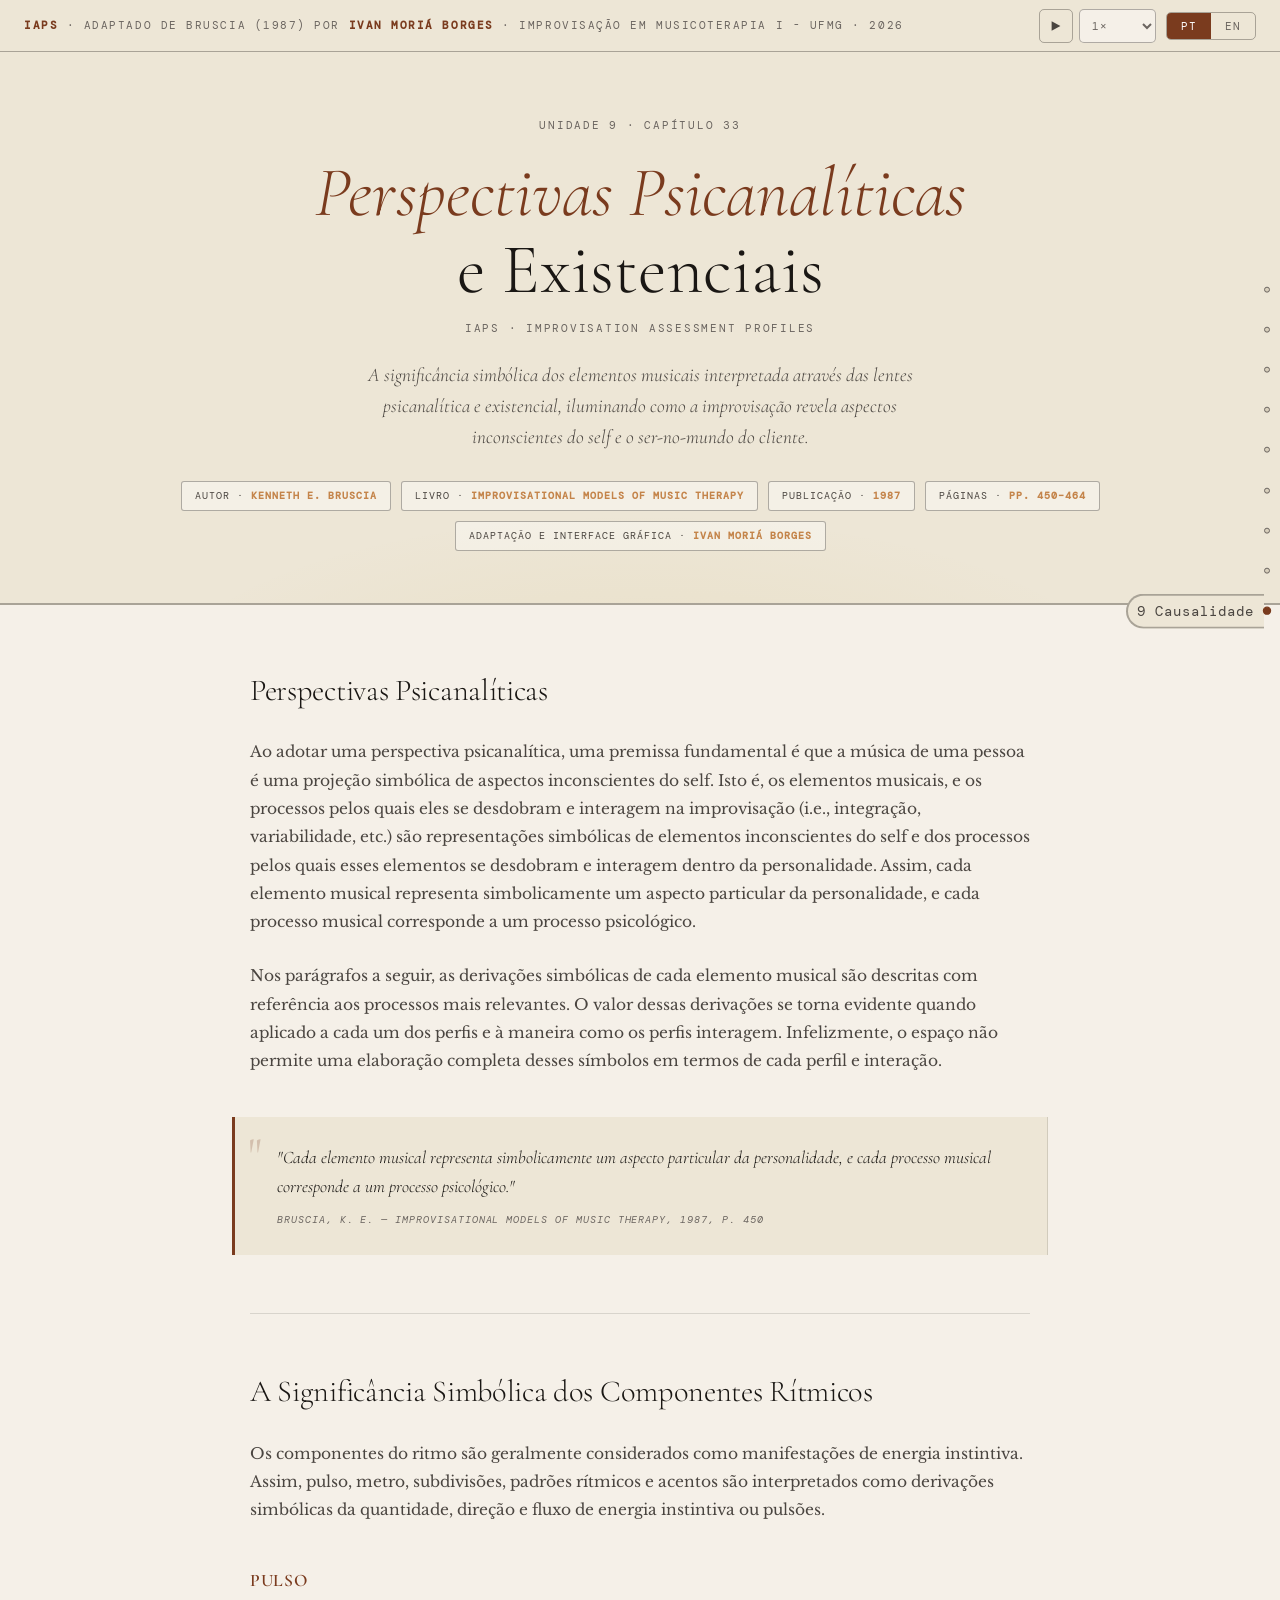
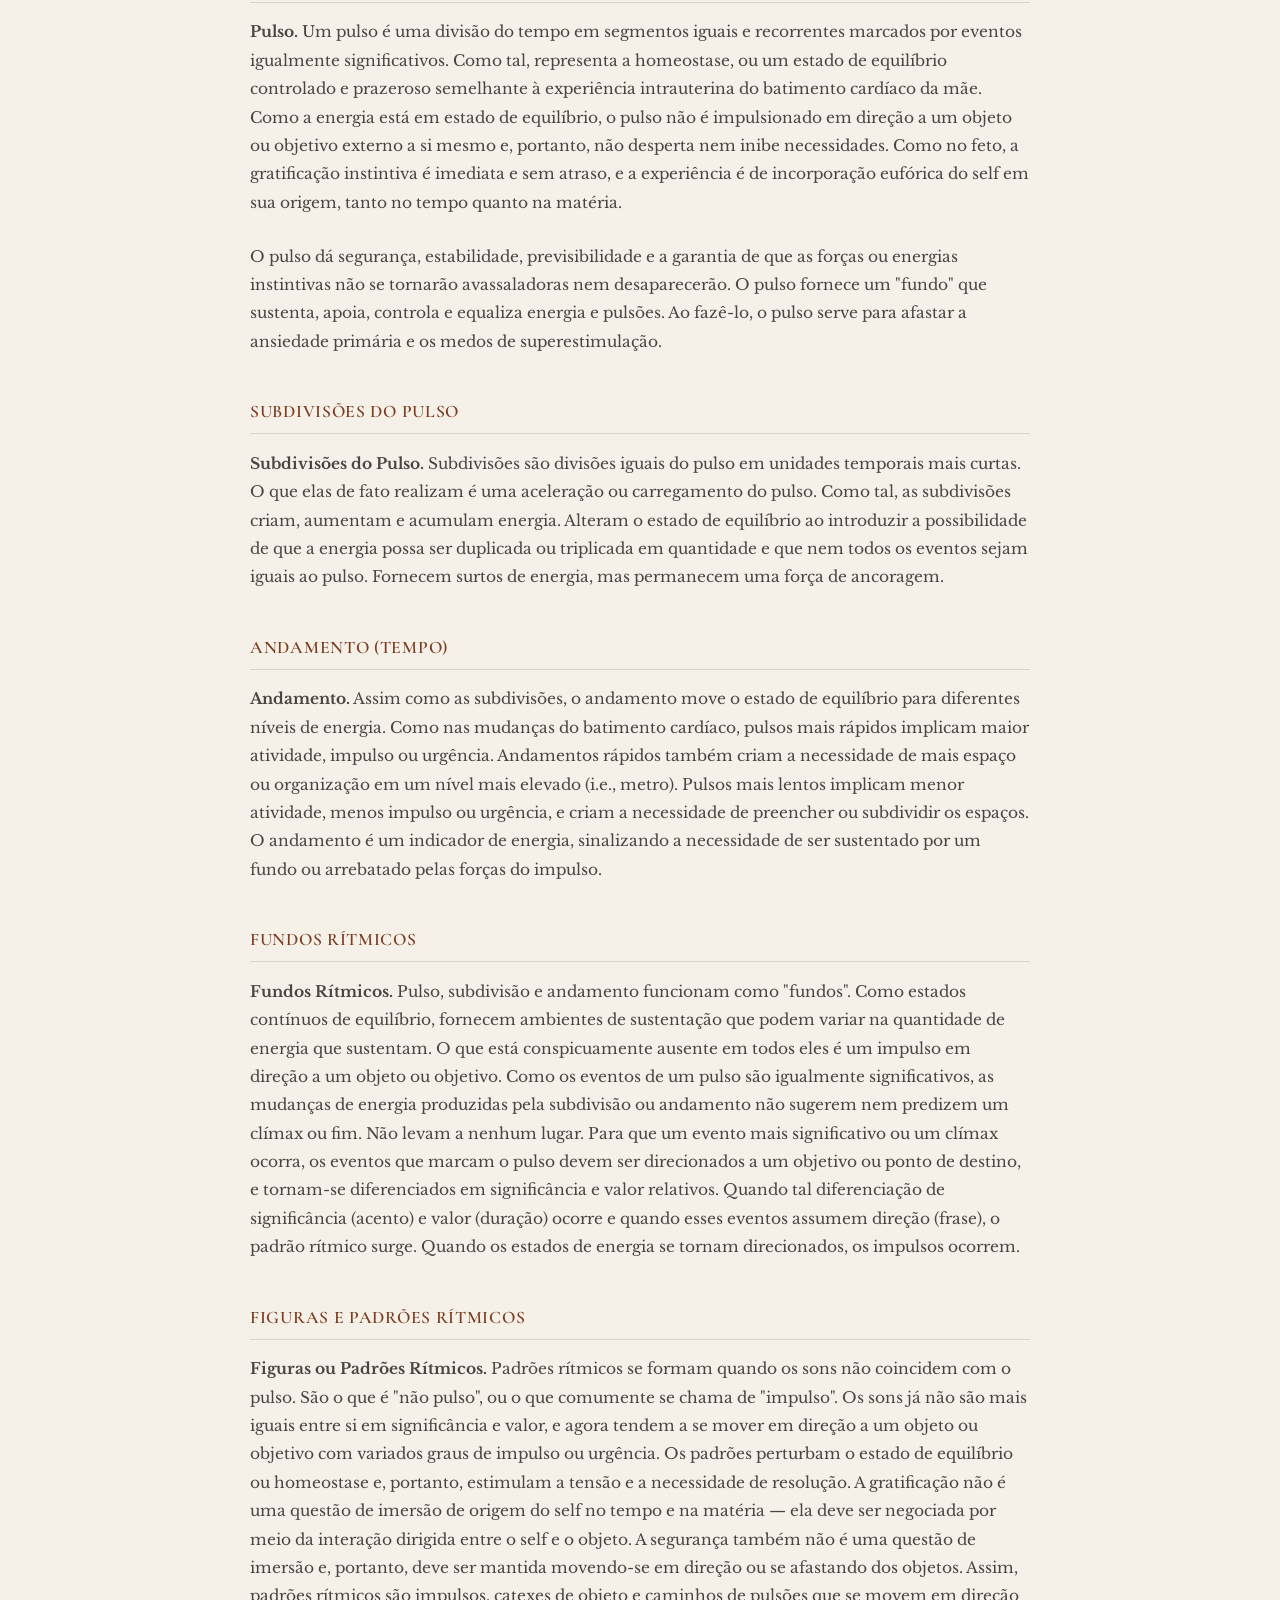
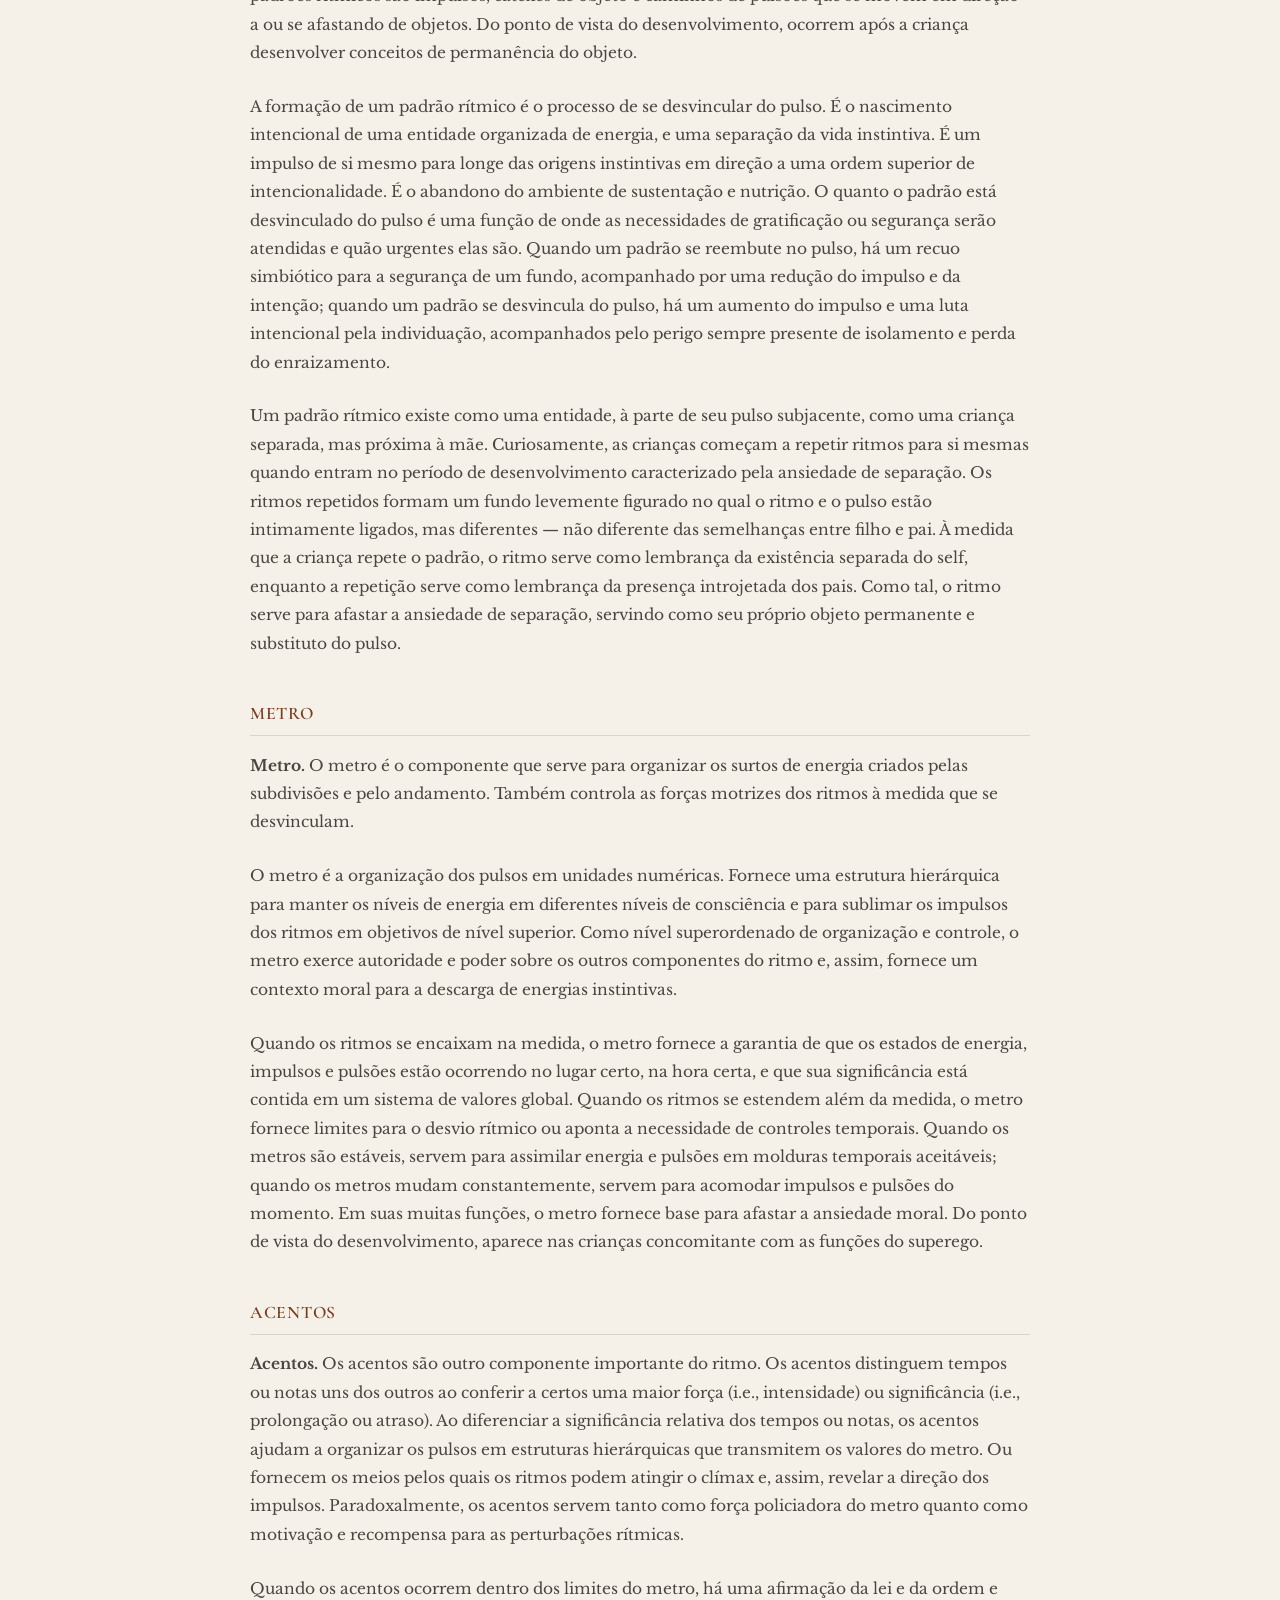
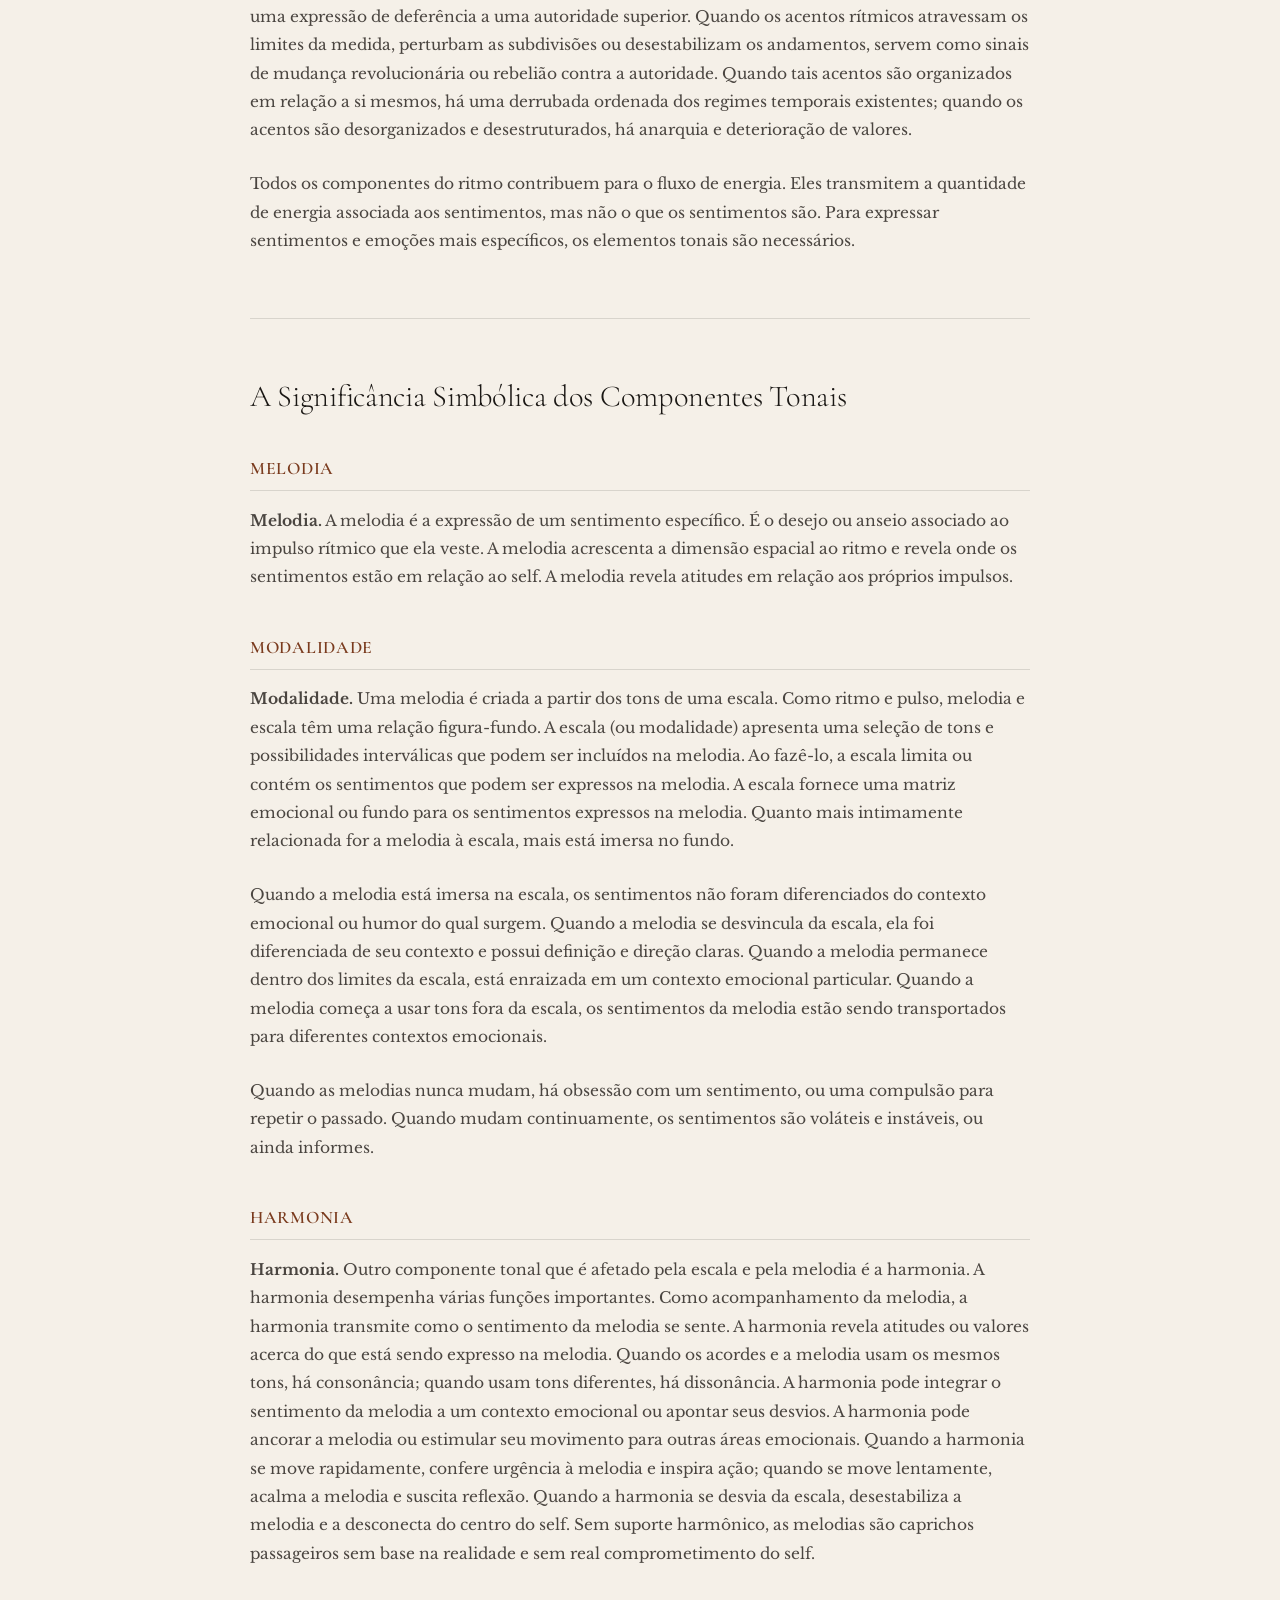
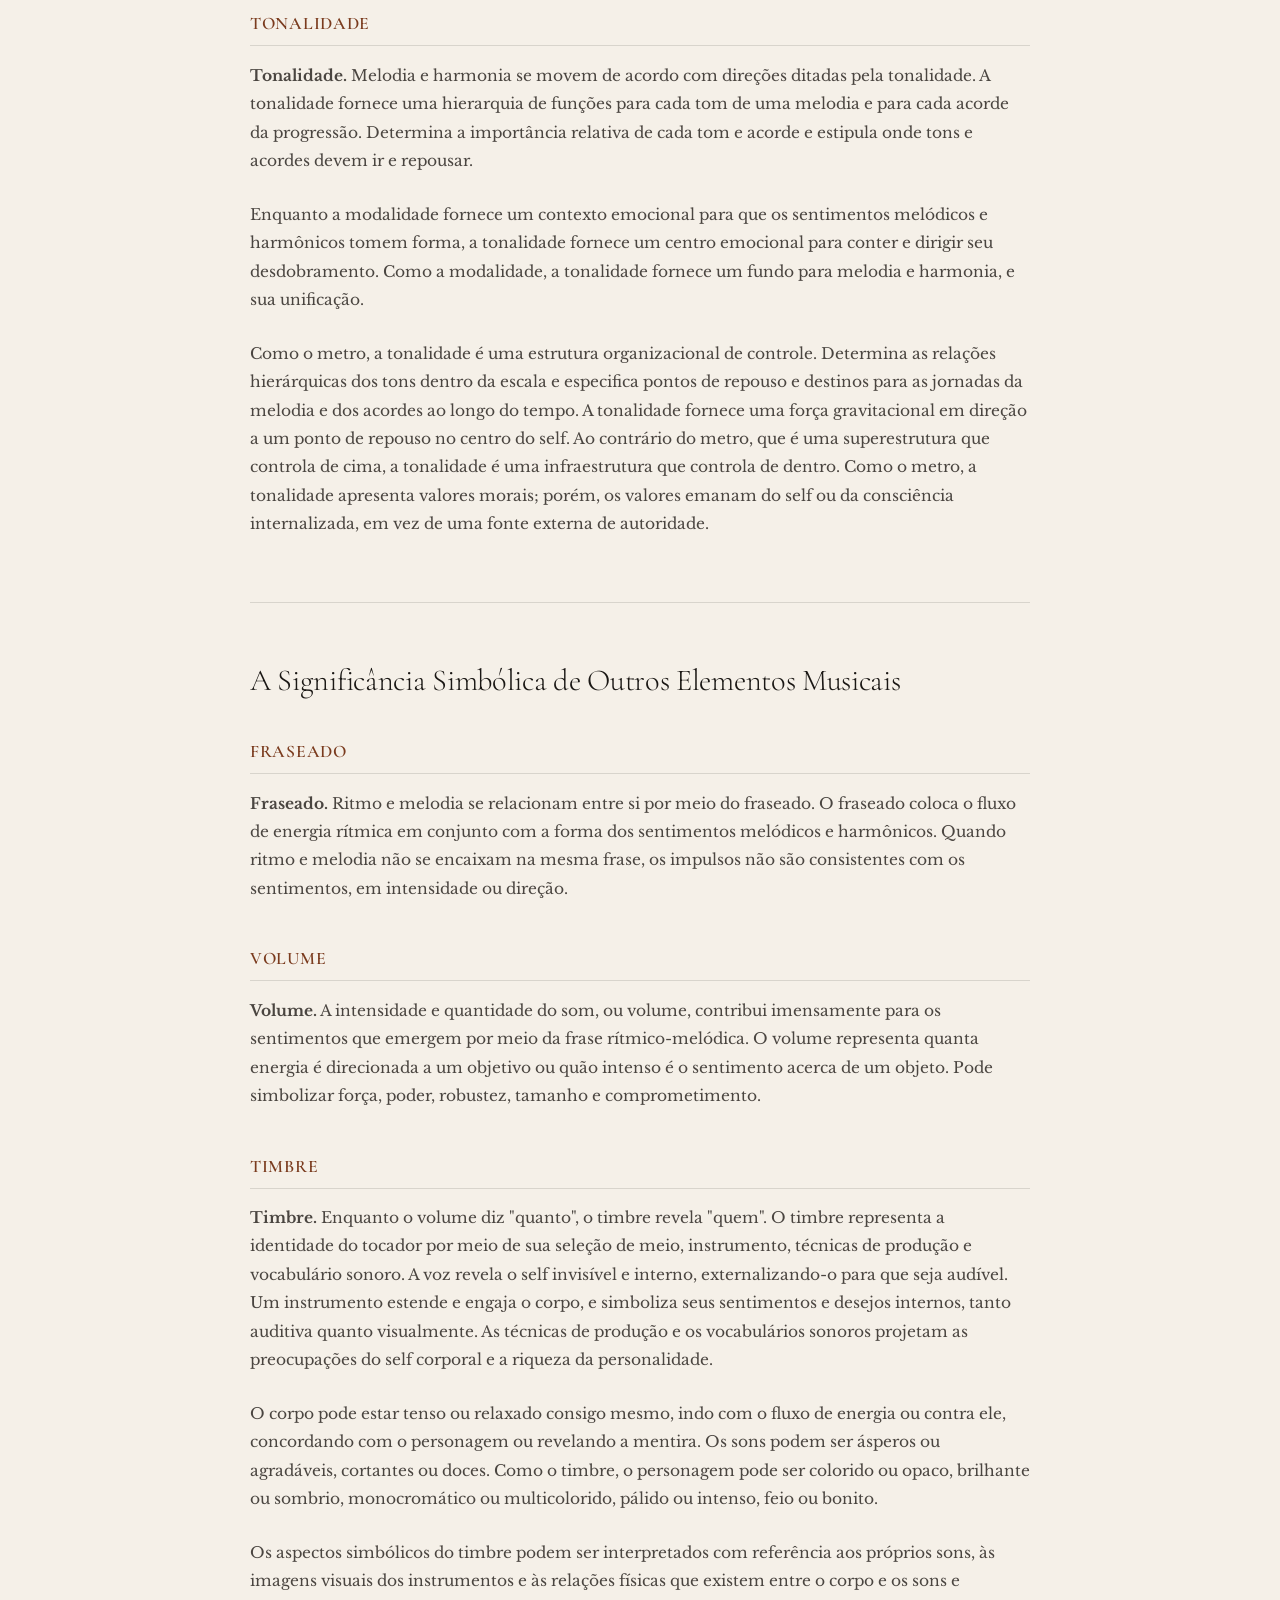
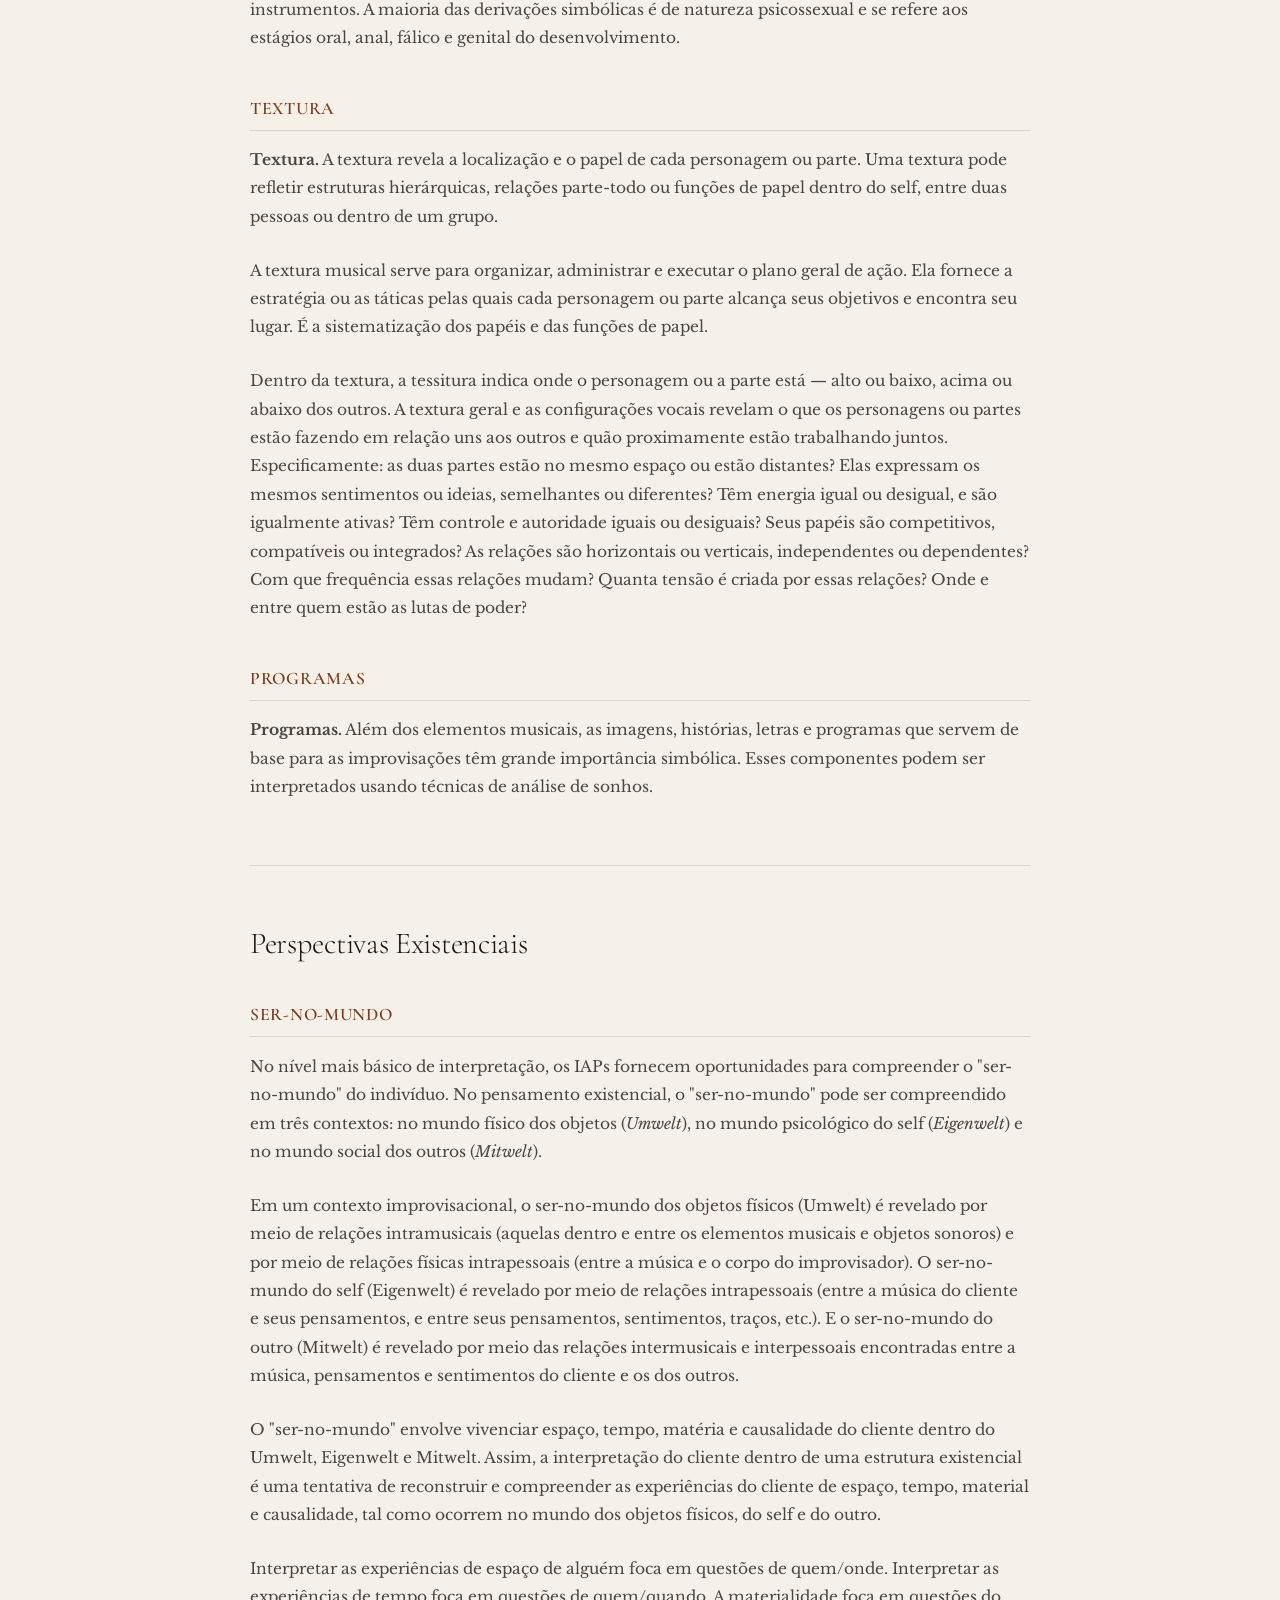
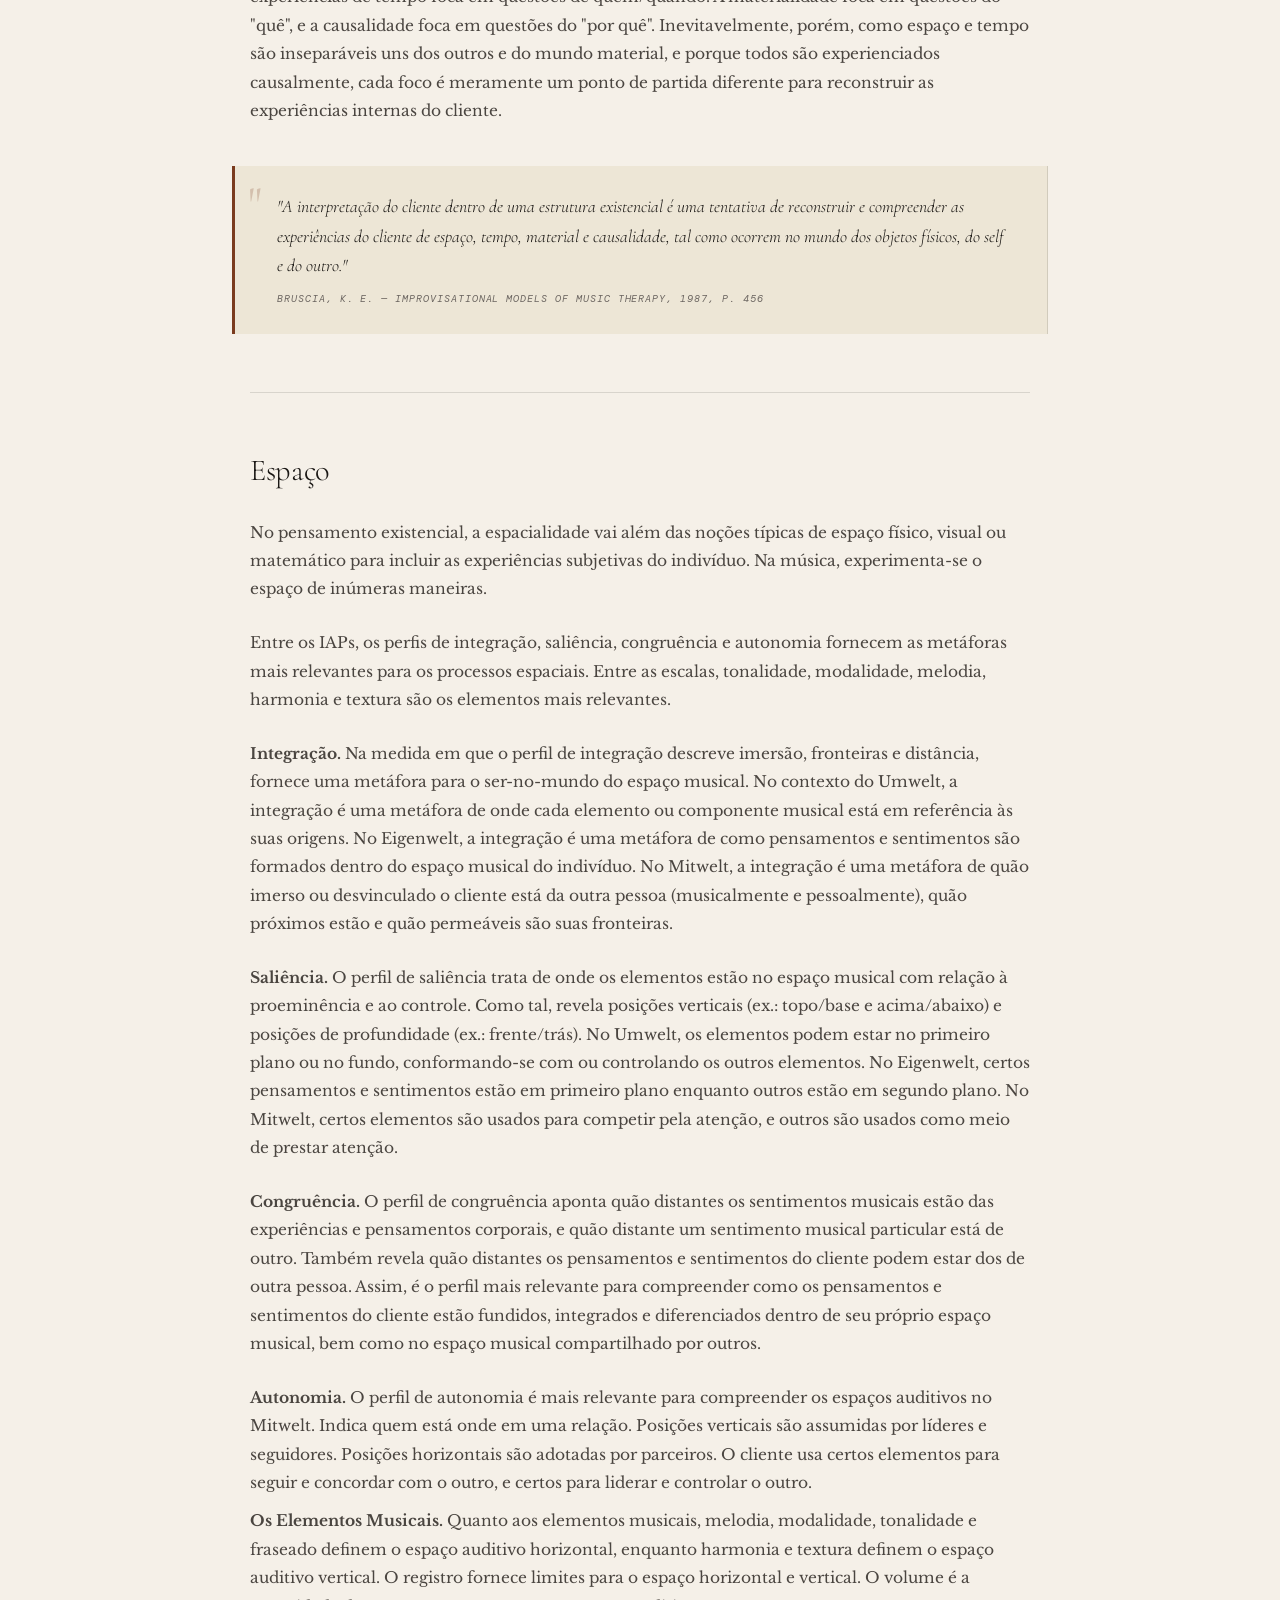
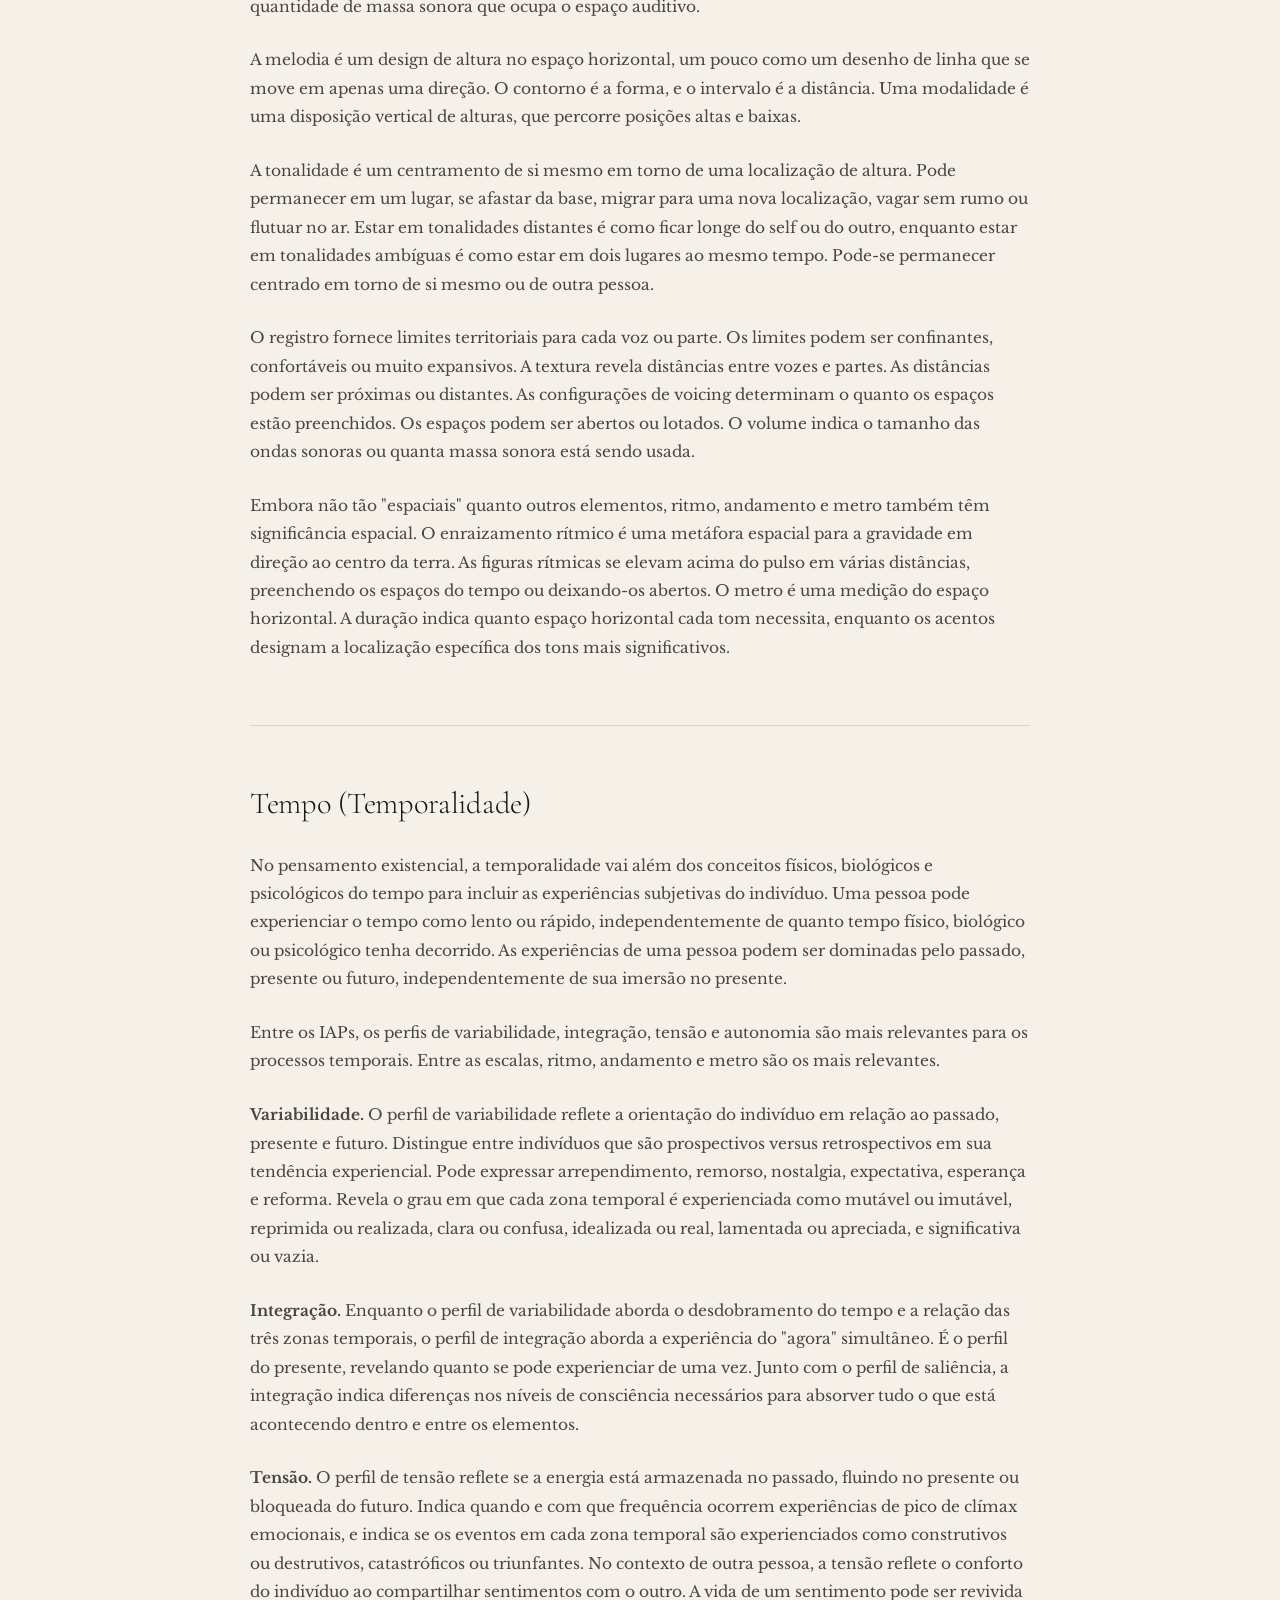
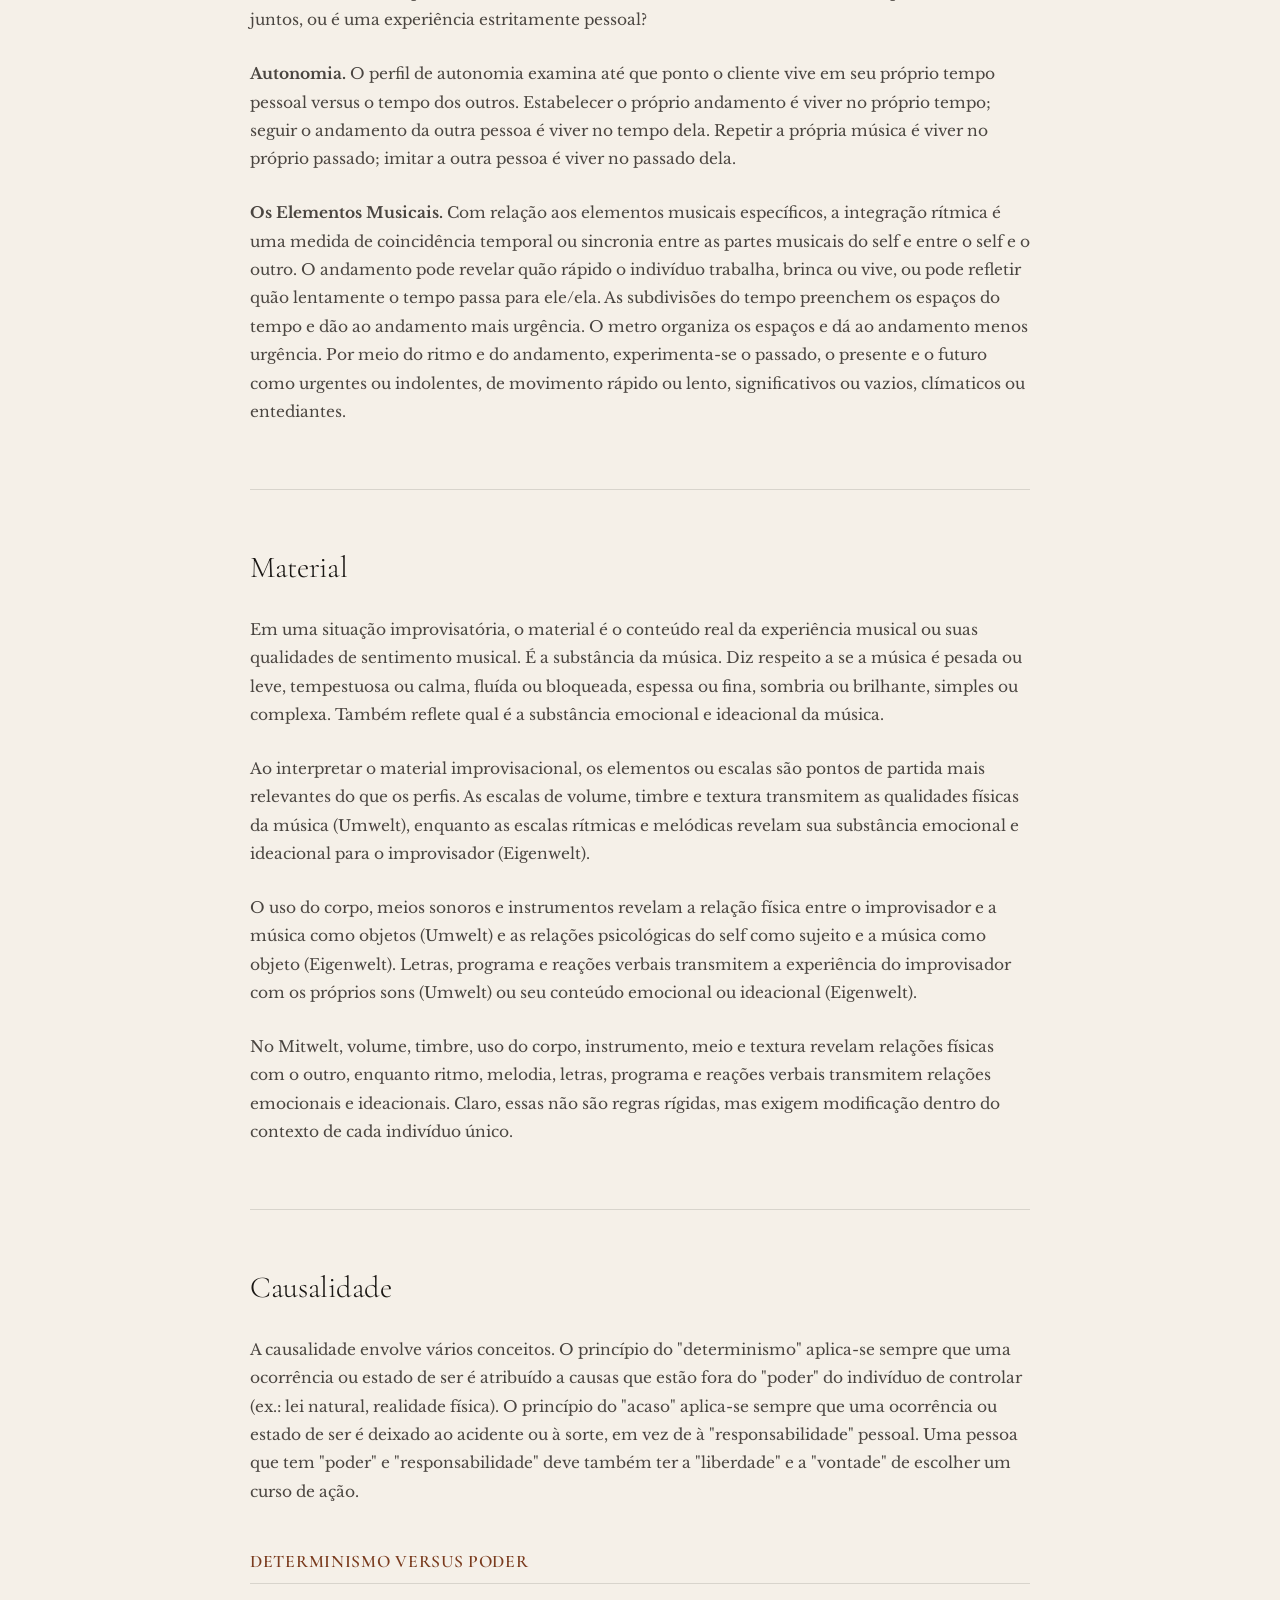
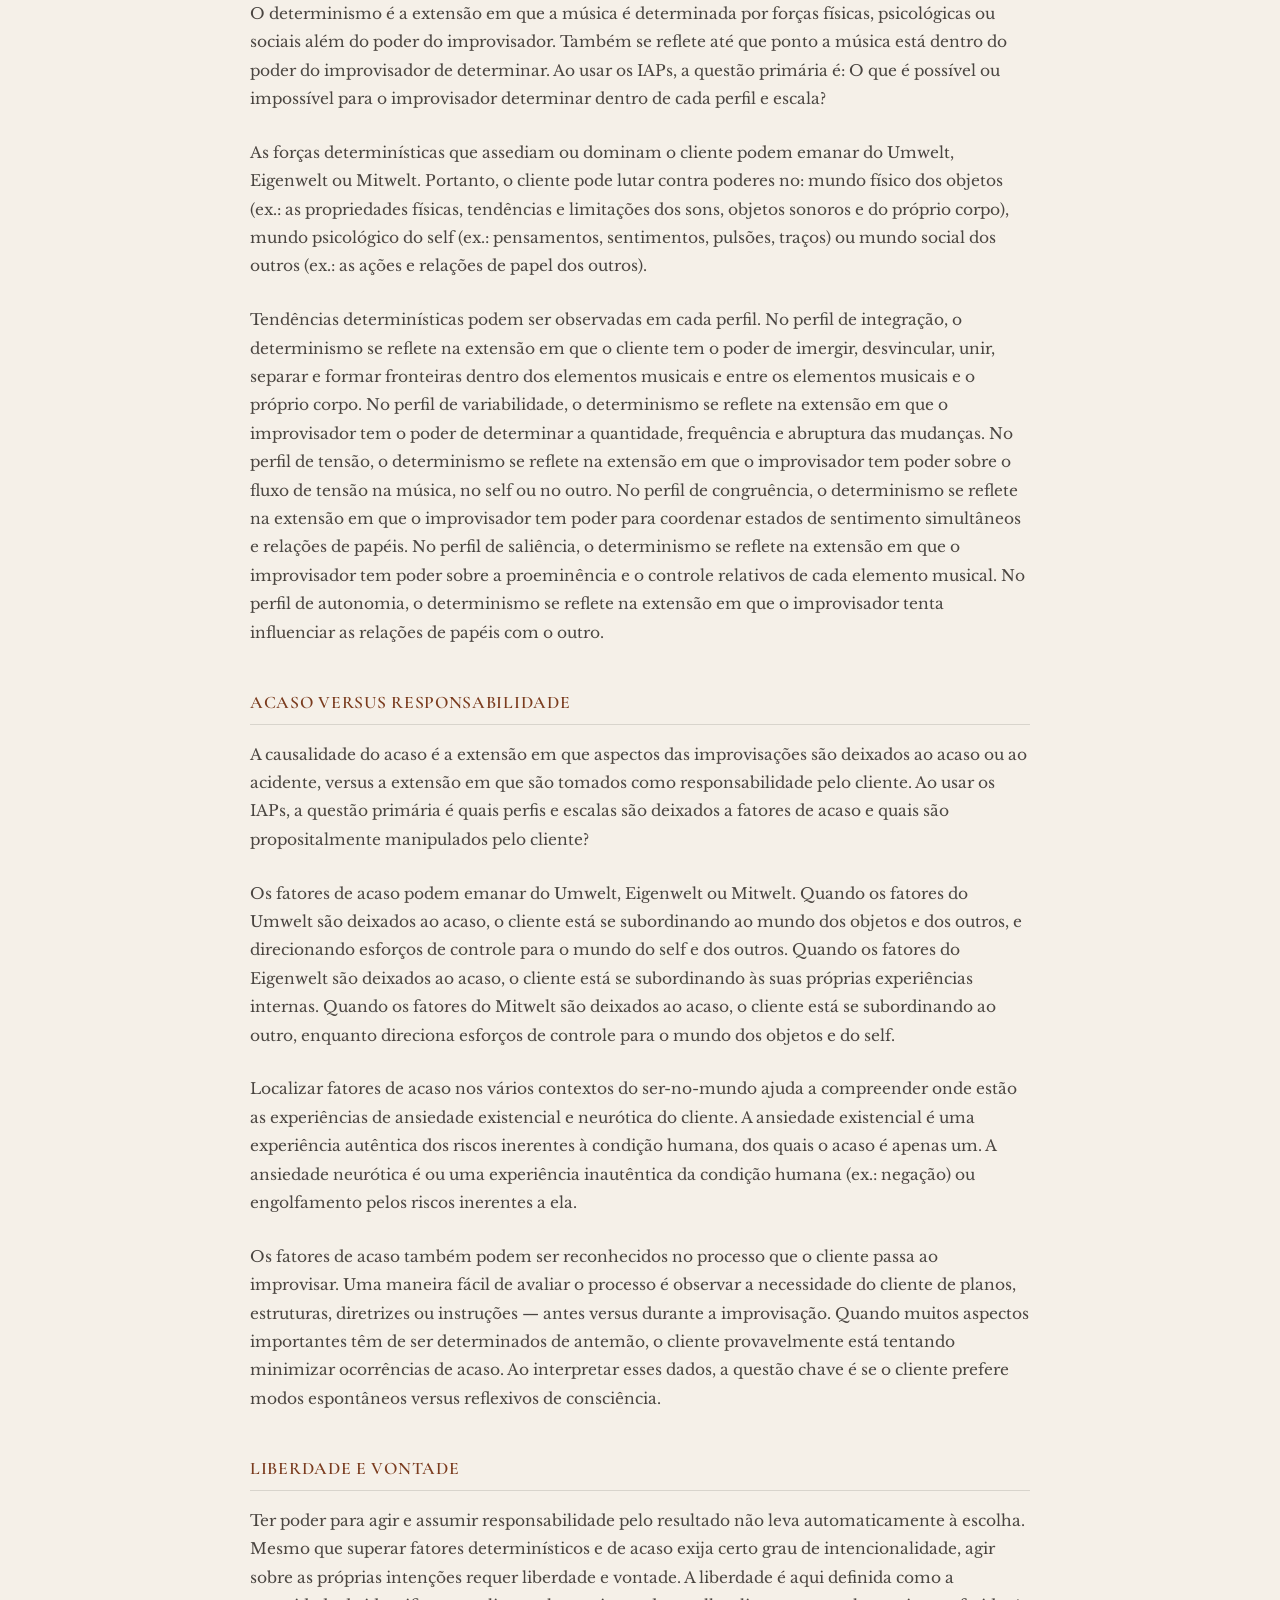
<file: IAPS/cap33.html>
<!DOCTYPE html>
<html lang="pt">
<head>
<meta charset="utf-8"/>
<meta content="width=device-width, initial-scale=1.0" name="viewport"/>
<title>IAPs · Capítulo 33 · Perspectivas Psicanalíticas e Existenciais · Bruscia 1987</title>
<link href="https://fonts.googleapis.com" rel="preconnect"/>
<link href="https://fonts.googleapis.com/css2?family=Cormorant+Garamond:ital,wght@0,300;0,400;0,600;1,300;1,400&family=DM+Mono:wght@300;400&family=Libre+Baskerville:ital,wght@0,400;0,700;1,400&display=swap" rel="stylesheet"/>
<link href="iaps.css" rel="stylesheet"/>
</head>
<body class="lang-pt">
<a class="skip-link" data-lang="pt" href="#main-content">Ir para o conteúdo</a>
<a class="skip-link" data-lang="en" href="#main-content">Skip to content</a>
<div aria-hidden="true" id="progress-bar"></div>
<div aria-live="polite" id="read-tip" role="status"></div>

<!-- ════════════════════════ VERTICAL TOC ════════════════════ -->
<nav aria-label="Navegação de seções" id="vtoc">
  <div class="vtoc-dot" data-href="#sec-psycho-intro" role="link" tabindex="0">
    <span class="vtoc-dot-label" data-lang="pt">1 Perspectiva Psicanalítica</span>
    <span class="vtoc-dot-label" data-lang="en">1 Psychoanalytic Perspective</span>
    <span class="vtoc-dot-pip"></span>
  </div>
  <div class="vtoc-dot" data-href="#sec-rhythm" role="link" tabindex="0">
    <span class="vtoc-dot-label" data-lang="pt">2 Componentes Rítmicos</span>
    <span class="vtoc-dot-label" data-lang="en">2 Rhythmic Components</span>
    <span class="vtoc-dot-pip"></span>
  </div>
  <div class="vtoc-dot" data-href="#sec-tonal" role="link" tabindex="0">
    <span class="vtoc-dot-label" data-lang="pt">3 Componentes Tonais</span>
    <span class="vtoc-dot-label" data-lang="en">3 Tonal Components</span>
    <span class="vtoc-dot-pip"></span>
  </div>
  <div class="vtoc-dot" data-href="#sec-other-elements" role="link" tabindex="0">
    <span class="vtoc-dot-label" data-lang="pt">4 Outros Elementos</span>
    <span class="vtoc-dot-label" data-lang="en">4 Other Elements</span>
    <span class="vtoc-dot-pip"></span>
  </div>
  <div class="vtoc-dot" data-href="#sec-existential" role="link" tabindex="0">
    <span class="vtoc-dot-label" data-lang="pt">5 Perspectiva Existencial</span>
    <span class="vtoc-dot-label" data-lang="en">5 Existential Perspective</span>
    <span class="vtoc-dot-pip"></span>
  </div>
  <div class="vtoc-dot" data-href="#sec-space" role="link" tabindex="0">
    <span class="vtoc-dot-label" data-lang="pt">6 Espaço</span>
    <span class="vtoc-dot-label" data-lang="en">6 Space</span>
    <span class="vtoc-dot-pip"></span>
  </div>
  <div class="vtoc-dot" data-href="#sec-time" role="link" tabindex="0">
    <span class="vtoc-dot-label" data-lang="pt">7 Tempo</span>
    <span class="vtoc-dot-label" data-lang="en">7 Time</span>
    <span class="vtoc-dot-pip"></span>
  </div>
  <div class="vtoc-dot" data-href="#sec-material" role="link" tabindex="0">
    <span class="vtoc-dot-label" data-lang="pt">8 Material</span>
    <span class="vtoc-dot-label" data-lang="en">8 Material</span>
    <span class="vtoc-dot-pip"></span>
  </div>
  <div class="vtoc-dot" data-href="#sec-causality" role="link" tabindex="0">
    <span class="vtoc-dot-label" data-lang="pt">9 Causalidade</span>
    <span class="vtoc-dot-label" data-lang="en">9 Causality</span>
    <span class="vtoc-dot-pip"></span>
  </div>
</nav>

<!-- ════════════════════════ TOP NAV ════════════════════════ -->
<nav aria-label="Navegação principal" class="top-nav" role="navigation">
  <div aria-hidden="true" class="nav-brand"><strong>IAPs</strong> ·
    <span data-lang="pt">Adaptado de Bruscia (1987) por <strong>Ivan Moriá Borges</strong> · Improvisação em Musicoterapia I - UFMG · 2026</span>
    <span data-lang="en">Adapted from Bruscia (1987) by <strong>Ivan Moriá Borges</strong> · Improvisation in Music Therapy I - UFMG · 2026</span>
  </div>
  <div class="nav-controls">
    <div aria-label="Controles de leitura em voz alta" class="audio-controls" id="audio-controls" role="group">
      <button aria-label="Iniciar leitura em voz alta" class="nav-audio-btn" id="btn-play" onclick="ttsTogglePlay()">
        <svg aria-hidden="true" fill="currentColor" id="icon-play" viewbox="0 0 16 16"><path d="M3 2.5l10 5.5-10 5.5z"></path></svg>
        <svg aria-hidden="true" fill="currentColor" id="icon-stop" style="display:none" viewbox="0 0 16 16"><rect height="10" rx="1" width="10" x="3" y="3"></rect></svg>
      </button>
      <button aria-label="Pausar leitura" class="nav-audio-btn" id="btn-pause" onclick="ttsTogglePause()" style="display:none">
        <svg aria-hidden="true" fill="currentColor" id="icon-pause" viewbox="0 0 16 16"><rect height="12" rx="1" width="4" x="3" y="2"></rect><rect height="12" rx="1" width="4" x="9" y="2"></rect></svg>
        <svg aria-hidden="true" fill="currentColor" id="icon-resume" style="display:none" viewbox="0 0 16 16"><path d="M4 2.5l9 5.5-9 5.5z"></path></svg>
      </button>
      <label class="sr-only" for="speed-sel">Velocidade de leitura</label>
      <select class="speed-select" id="speed-sel" onchange="ttsSpeedChange()">
        <option value="0.7">0.7×</option>
        <option value="0.85">0.85×</option>
        <option selected="" value="1">1×</option>
        <option value="1.2">1.2×</option>
        <option value="1.5">1.5×</option>
      </select>
    </div>
    <div aria-label="Selecionar idioma" class="lang-toggle" role="group">
      <button aria-pressed="true" class="lang-btn active" lang="pt" onclick="setLang('pt')">PT</button>
      <button aria-pressed="false" class="lang-btn" lang="en" onclick="setLang('en')">EN</button>
    </div>
  </div>
</nav>

<!-- ════════════════════════ HERO ═══════════════════════════ -->
<header class="hero" role="banner">
  <div class="hero-eyebrow">
    <span data-lang="pt">Unidade 9 · Capítulo 33</span>
    <span data-lang="en">Unit 9 · Chapter 33</span>
  </div>
  <h1 class="hero-title">
    <span data-lang="pt"><em>Perspectivas Psicanalíticas</em><br/>e Existenciais</span>
    <span data-lang="en"><em>Psychoanalytic and</em><br/>Existential Perspectives</span>
  </h1>
  <p class="hero-sub">IAPs · Improvisation Assessment Profiles</p>
  <p class="hero-lead">
    <span data-lang="pt">A significância simbólica dos elementos musicais interpretada através das lentes psicanalítica e existencial, iluminando como a improvisação revela aspectos inconscientes do self e o ser-no-mundo do cliente.</span>
    <span data-lang="en">The symbolic significance of musical elements interpreted through psychoanalytic and existential lenses, illuminating how improvisation reveals unconscious aspects of the self and the client's being-in-the-world.</span>
  </p>
  <div class="hero-meta">
    <div class="hero-chip"><span data-lang="pt">Autor</span><span data-lang="en">Author</span> · <strong>Kenneth E. Bruscia</strong></div>
    <div class="hero-chip"><span data-lang="pt">Livro</span><span data-lang="en">Book</span> · <strong>Improvisational Models of Music Therapy</strong></div>
    <div class="hero-chip"><span data-lang="pt">Publicação</span><span data-lang="en">Published</span> · <strong>1987</strong></div>
    <div class="hero-chip"><span data-lang="pt">Páginas</span><span data-lang="en">Pages</span> · <strong>pp. 450–464</strong></div>
    <div class="hero-chip"><span data-lang="pt">Adaptação e Interface gráfica</span><span data-lang="en">Adaptation and graphs</span> · <strong>Ivan Moriá Borges</strong></div>
  </div>
</header>

<!-- ════════════════════════ MAIN ═══════════════════════════ -->
<main class="page-body" id="main-content">

  <!-- ══════════════════ 1. PERSPECTIVA PSICANALÍTICA ══════════════════ -->
  <section class="section" id="sec-psycho-intro">
    <h2 class="sec-title" data-lang="pt">Perspectivas Psicanalíticas</h2>
    <h2 class="sec-title" data-lang="en">Psychoanalytic Perspectives</h2>

    <div data-lang="en">
      <p class="rp">When taking a psychoanalytic perspective, a major assumption is that one's music is a symbolic projection of unconscious aspects of the self. That is, the musical elements, and the processes through which they unfold and interact within the improvisation (i.e., integration, variability, etc.) are symbolic representations of unconscious elements of the self and the processes through which these elements unfold and interact within the personality. Thus, each musical element symbolically represents a particular aspect of personality, and each musical process corresponds to a psychological process.</p>
      <p class="rp">In the paragraphs that follow, the symbolic derivations of each musical element are described with reference to the most relevant processes. The value of these derivations are apparent when applied to each of the profiles and how the profiles interact. Unfortunately, space does not permit a complete elaboration of these symbols in terms of every profile and interaction.</p>
    </div>
    <div data-lang="pt">
      <p class="rp">Ao adotar uma perspectiva psicanalítica, uma premissa fundamental é que a música de uma pessoa é uma projeção simbólica de aspectos inconscientes do self. Isto é, os elementos musicais, e os processos pelos quais eles se desdobram e interagem na improvisação (i.e., integração, variabilidade, etc.) são representações simbólicas de elementos inconscientes do self e dos processos pelos quais esses elementos se desdobram e interagem dentro da personalidade. Assim, cada elemento musical representa simbolicamente um aspecto particular da personalidade, e cada processo musical corresponde a um processo psicológico.</p>
      <p class="rp">Nos parágrafos a seguir, as derivações simbólicas de cada elemento musical são descritas com referência aos processos mais relevantes. O valor dessas derivações se torna evidente quando aplicado a cada um dos perfis e à maneira como os perfis interagem. Infelizmente, o espaço não permite uma elaboração completa desses símbolos em termos de cada perfil e interação.</p>
    </div>

    <figure class="pull-quote">
      <blockquote data-lang="pt">"Cada elemento musical representa simbolicamente um aspecto particular da personalidade, e cada processo musical corresponde a um processo psicológico."</blockquote>
      <blockquote data-lang="en">"Each musical element symbolically represents a particular aspect of personality, and each musical process corresponds to a psychological process."</blockquote>
      <figcaption><cite>Bruscia, K. E. — <em>Improvisational Models of Music Therapy</em>, 1987, p. 450</cite></figcaption>
    </figure>
  </section>

  <!-- ══════════════════ 2. COMPONENTES RÍTMICOS ══════════════════ -->
  <section class="section" id="sec-rhythm">
    <h2 class="sec-title" data-lang="pt">A Significância Simbólica dos Componentes Rítmicos</h2>
    <h2 class="sec-title" data-lang="en">The Symbolic Significance of Rhythmic Components</h2>

    <div data-lang="en">
      <p class="rp">The components of rhythm are usually considered as manifestations of instinctual energy. Thus, pulse, meter, subdivisions, rhythmic patterns, and accents are interpreted as symbolic derivations of the amount, direction and flow of instinctual energy or drives.</p>
    </div>
    <div data-lang="pt">
      <p class="rp">Os componentes do ritmo são geralmente considerados como manifestações de energia instintiva. Assim, pulso, metro, subdivisões, padrões rítmicos e acentos são interpretados como derivações simbólicas da quantidade, direção e fluxo de energia instintiva ou pulsões.</p>
    </div>

    <h3 class="subsec-title" data-lang="pt">Pulso</h3>
    <h3 class="subsec-title" data-lang="en">Pulse</h3>

    <div data-lang="en">
      <p class="rp"><strong>Pulse.</strong> A pulse is a division of time into equal, recurring segments which are marked off by equally significant events. As such, it represents homeostasis, or a state of controlled, pleasurable equilibrium similar to the intrauterine experience of the mother's heartbeat. Since the energy is in a state of equilibrium, the pulse is not driven towards an object or aim outside of itself, and therefore does not arouse or inhibit needs. As with the fetus, instinctual gratification is immediate and undelayed, and the experience is one of euphoric embeddedness of self in its origin with respect to both time and matter.</p>
      <p class="rp">Pulse gives security, stability, predictability, and a reassurance that instinctual forces or energy will not become overwhelming or disappear. The pulse provides a "ground" that holds, supports, controls, and equalizes energy and drives. In doing so, pulse serves to ward off primal anxiety and fears of overstimulation.</p>
    </div>
    <div data-lang="pt">
      <p class="rp"><strong>Pulso.</strong> Um pulso é uma divisão do tempo em segmentos iguais e recorrentes marcados por eventos igualmente significativos. Como tal, representa a homeostase, ou um estado de equilíbrio controlado e prazeroso semelhante à experiência intrauterina do batimento cardíaco da mãe. Como a energia está em estado de equilíbrio, o pulso não é impulsionado em direção a um objeto ou objetivo externo a si mesmo e, portanto, não desperta nem inibe necessidades. Como no feto, a gratificação instintiva é imediata e sem atraso, e a experiência é de incorporação eufórica do self em sua origem, tanto no tempo quanto na matéria.</p>
      <p class="rp">O pulso dá segurança, estabilidade, previsibilidade e a garantia de que as forças ou energias instintivas não se tornarão avassaladoras nem desaparecerão. O pulso fornece um "fundo" que sustenta, apoia, controla e equaliza energia e pulsões. Ao fazê-lo, o pulso serve para afastar a ansiedade primária e os medos de superestimulação.</p>
    </div>

    <h3 class="subsec-title" data-lang="pt">Subdivisões do Pulso</h3>
    <h3 class="subsec-title" data-lang="en">Subdivisions of Pulse</h3>

    <div data-lang="en">
      <p class="rp"><strong>Subdivisions of Pulse.</strong> Subdivisions are equal divisions of the pulse into shorter temporal units. What they actually accomplish is a speeding up or charging of the pulse. As such, subdivisions create, increase, and accumulate energy. They change the state of equilibrium by introducing the possibility that energy can be doubled or tripled in quantity, and that all events are not equal to the pulse. They provide surges of energy, yet they remain a grounding force.</p>
    </div>
    <div data-lang="pt">
      <p class="rp"><strong>Subdivisões do Pulso.</strong> Subdivisões são divisões iguais do pulso em unidades temporais mais curtas. O que elas de fato realizam é uma aceleração ou carregamento do pulso. Como tal, as subdivisões criam, aumentam e acumulam energia. Alteram o estado de equilíbrio ao introduzir a possibilidade de que a energia possa ser duplicada ou triplicada em quantidade e que nem todos os eventos sejam iguais ao pulso. Fornecem surtos de energia, mas permanecem uma força de ancoragem.</p>
    </div>

    <h3 class="subsec-title" data-lang="pt">Andamento (Tempo)</h3>
    <h3 class="subsec-title" data-lang="en">Tempo</h3>

    <div data-lang="en">
      <p class="rp"><strong>Tempo.</strong> Like subdivisions, tempo moves the state of equilibrium to different levels of energy. As with heartbeat changes, faster pulses imply increased activity, drive, or urgency. Fast tempos also create the need for more space or organization at a higher level (i.e., meter). Slower pulses imply decreased activity, and less drive or urgency, and create the need to fill in or subdivide the spaces. Tempo is a gauge of energy, signalling the need to be held up by a ground, or carried away by the forces of drive.</p>
    </div>
    <div data-lang="pt">
      <p class="rp"><strong>Andamento.</strong> Assim como as subdivisões, o andamento move o estado de equilíbrio para diferentes níveis de energia. Como nas mudanças do batimento cardíaco, pulsos mais rápidos implicam maior atividade, impulso ou urgência. Andamentos rápidos também criam a necessidade de mais espaço ou organização em um nível mais elevado (i.e., metro). Pulsos mais lentos implicam menor atividade, menos impulso ou urgência, e criam a necessidade de preencher ou subdividir os espaços. O andamento é um indicador de energia, sinalizando a necessidade de ser sustentado por um fundo ou arrebatado pelas forças do impulso.</p>
    </div>

    <h3 class="subsec-title" data-lang="pt">Fundos Rítmicos</h3>
    <h3 class="subsec-title" data-lang="en">Rhythmic Grounds</h3>

    <div data-lang="en">
      <p class="rp"><strong>Rhythmic Grounds.</strong> Pulse, subdivision, and tempo function as "grounds." As continuous states of equilibrium, they provide holding environments which can vary in the amount of energy they sustain. What is conspicuously absent in all of them is a drive towards an object or aim. Because the events of a pulse are equally significant, changes in energy produced through subdivision or tempo do not suggest or predict a climax or end. They go nowhere. In order for a more significant event or climax to take place, the events marking off the pulse must be directed towards an aim or point of destination, and becomes differentiated in relative significance and value. When such differentiation of significance (accent) and value (duration) take place and when these events take on direction (phrase), rhythmic pattern arises. When states of energy become directed, drives occur.</p>
    </div>
    <div data-lang="pt">
      <p class="rp"><strong>Fundos Rítmicos.</strong> Pulso, subdivisão e andamento funcionam como "fundos". Como estados contínuos de equilíbrio, fornecem ambientes de sustentação que podem variar na quantidade de energia que sustentam. O que está conspicuamente ausente em todos eles é um impulso em direção a um objeto ou objetivo. Como os eventos de um pulso são igualmente significativos, as mudanças de energia produzidas pela subdivisão ou andamento não sugerem nem predizem um clímax ou fim. Não levam a nenhum lugar. Para que um evento mais significativo ou um clímax ocorra, os eventos que marcam o pulso devem ser direcionados a um objetivo ou ponto de destino, e tornam-se diferenciados em significância e valor relativos. Quando tal diferenciação de significância (acento) e valor (duração) ocorre e quando esses eventos assumem direção (frase), o padrão rítmico surge. Quando os estados de energia se tornam direcionados, os impulsos ocorrem.</p>
    </div>

    <h3 class="subsec-title" data-lang="pt">Figuras e Padrões Rítmicos</h3>
    <h3 class="subsec-title" data-lang="en">Rhythmic Figures or Patterns</h3>

    <div data-lang="en">
      <p class="rp"><strong>Rhythmic Figures or Patterns.</strong> Rhythmic patterns are formed when the sounds do not coincide with the pulse. They are what is "not pulse," or what is commonly called "impulse." The sounds are no longer equal to each other in significance and value, and they are now inclined to move towards an object or aim with varying degrees of drive or urgency. The patterns disturb the state of equilibrium or homeostasis, and therefore stimulate tension and the need for resolution. Gratification is not a matter of self-origin embeddedness in time and matter — it must be negotiated through directed interaction between self and object. Safety is also not a matter of embeddedness, and therefore must be maintained by moving towards or away from objects. Thus, rhythmic patterns are impulses, object cathexes, and pathways of drives moving toward or away from objects. Developmentally, they occur after the child has developed concepts of object-permanence.</p>
      <p class="rp">The forming of a rhythmic pattern is the process of becoming disembedded from the pulse. It is the intentional birthing of an organized entity of energy, and a separation from instinctual life. It is a driving of oneself away from instinctual origins towards a higher order of intentionality. It is the leaving of one's holding, nurturing environment. How much the pattern is disembedded from the pulse is a function of where the needs for gratification or safety will be met, and how urgent they are. When a pattern becomes reembedded in the pulse, there is a symbiotic retreat to the safety of a ground, accompanied by a reduction of drive and intention; when a pattern becomes disembedded from the pulse, there is an increase in drive and an intentional struggle for individuation, accompanied by the ever present danger of isolation and loss of one's grounding.</p>
      <p class="rp">A rhythmic pattern exists as an entity, apart from its underlying pulse, like a child separated from, yet near its mother. Interestingly, children begin to repeat rhythms to themselves as they enter the developmental period characterized by separation anxiety. The repeated rhythms form a slightly figured ground wherein the rhythm and the pulse are intimately linked together yet different — not unlike the resemblances between child and parent. As the child repeats the pattern, the rhythm serves as a reminder of the separate existence of the self, while the repetition serves as a reminder of the introjected presence of parents. As such, rhythm serves to ward off separation anxiety, by serving as its own permanent object and substitution for the pulse.</p>
    </div>
    <div data-lang="pt">
      <p class="rp"><strong>Figuras ou Padrões Rítmicos.</strong> Padrões rítmicos se formam quando os sons não coincidem com o pulso. São o que é "não pulso", ou o que comumente se chama de "impulso". Os sons já não são mais iguais entre si em significância e valor, e agora tendem a se mover em direção a um objeto ou objetivo com variados graus de impulso ou urgência. Os padrões perturbam o estado de equilíbrio ou homeostase e, portanto, estimulam a tensão e a necessidade de resolução. A gratificação não é uma questão de imersão de origem do self no tempo e na matéria — ela deve ser negociada por meio da interação dirigida entre o self e o objeto. A segurança também não é uma questão de imersão e, portanto, deve ser mantida movendo-se em direção ou se afastando dos objetos. Assim, padrões rítmicos são impulsos, catexes de objeto e caminhos de pulsões que se movem em direção a ou se afastando de objetos. Do ponto de vista do desenvolvimento, ocorrem após a criança desenvolver conceitos de permanência do objeto.</p>
      <p class="rp">A formação de um padrão rítmico é o processo de se desvincular do pulso. É o nascimento intencional de uma entidade organizada de energia, e uma separação da vida instintiva. É um impulso de si mesmo para longe das origens instintivas em direção a uma ordem superior de intencionalidade. É o abandono do ambiente de sustentação e nutrição. O quanto o padrão está desvinculado do pulso é uma função de onde as necessidades de gratificação ou segurança serão atendidas e quão urgentes elas são. Quando um padrão se reembute no pulso, há um recuo simbiótico para a segurança de um fundo, acompanhado por uma redução do impulso e da intenção; quando um padrão se desvincula do pulso, há um aumento do impulso e uma luta intencional pela individuação, acompanhados pelo perigo sempre presente de isolamento e perda do enraizamento.</p>
      <p class="rp">Um padrão rítmico existe como uma entidade, à parte de seu pulso subjacente, como uma criança separada, mas próxima à mãe. Curiosamente, as crianças começam a repetir ritmos para si mesmas quando entram no período de desenvolvimento caracterizado pela ansiedade de separação. Os ritmos repetidos formam um fundo levemente figurado no qual o ritmo e o pulso estão intimamente ligados, mas diferentes — não diferente das semelhanças entre filho e pai. À medida que a criança repete o padrão, o ritmo serve como lembrança da existência separada do self, enquanto a repetição serve como lembrança da presença introjetada dos pais. Como tal, o ritmo serve para afastar a ansiedade de separação, servindo como seu próprio objeto permanente e substituto do pulso.</p>
    </div>

    <h3 class="subsec-title" data-lang="pt">Metro</h3>
    <h3 class="subsec-title" data-lang="en">Meter</h3>

    <div data-lang="en">
      <p class="rp"><strong>Meter.</strong> Meter is the component which serves to organize the surges of energy created by subdivisions and tempo. It also controls the driving forces of rhythms as they become disembedded.</p>
      <p class="rp">Meter is the organization of pulses into numerical units. It provides a hierarchical structure for keeping energy levels at different levels of consciousness and for sublimating the drives of rhythms into higher level objectives. As a superordinate level of organization and control, meter exerts authority and power over the other components of rhythm and thereby provides a moral context for the discharge of instinctual energies.</p>
      <p class="rp">When the rhythms fit into the measure, the meter provides reassurance that the energy states, drives, and impulses are occurring in the right place at the right time, and that their significance is contained within an overall value system. When the rhythms extend beyond the measure, the meter provides boundaries for rhythmic deviation or points out the need for temporal controls. When meters are stable, they serve to assimilate energy and drives into acceptable time frames; when meters change constantly, they serve to accommodate impulses and drives of the moment. In its many functions, meter provides a basis for warding off moral anxiety. Developmentally, it appears in children concurrent with super-ego functions.</p>
    </div>
    <div data-lang="pt">
      <p class="rp"><strong>Metro.</strong> O metro é o componente que serve para organizar os surtos de energia criados pelas subdivisões e pelo andamento. Também controla as forças motrizes dos ritmos à medida que se desvinculam.</p>
      <p class="rp">O metro é a organização dos pulsos em unidades numéricas. Fornece uma estrutura hierárquica para manter os níveis de energia em diferentes níveis de consciência e para sublimar os impulsos dos ritmos em objetivos de nível superior. Como nível superordenado de organização e controle, o metro exerce autoridade e poder sobre os outros componentes do ritmo e, assim, fornece um contexto moral para a descarga de energias instintivas.</p>
      <p class="rp">Quando os ritmos se encaixam na medida, o metro fornece a garantia de que os estados de energia, impulsos e pulsões estão ocorrendo no lugar certo, na hora certa, e que sua significância está contida em um sistema de valores global. Quando os ritmos se estendem além da medida, o metro fornece limites para o desvio rítmico ou aponta a necessidade de controles temporais. Quando os metros são estáveis, servem para assimilar energia e pulsões em molduras temporais aceitáveis; quando os metros mudam constantemente, servem para acomodar impulsos e pulsões do momento. Em suas muitas funções, o metro fornece base para afastar a ansiedade moral. Do ponto de vista do desenvolvimento, aparece nas crianças concomitante com as funções do superego.</p>
    </div>

    <h3 class="subsec-title" data-lang="pt">Acentos</h3>
    <h3 class="subsec-title" data-lang="en">Accents</h3>

    <div data-lang="en">
      <p class="rp"><strong>Accents.</strong> Accents are another important component of rhythm. Accents distinguish beats or notes from one another by giving certain ones more force (i.e., intensity) or significance (i.e., prolongation or delay). In differentiating the relative significance of beats or notes, accents help to organize pulses into hierarchical structures that convey the values of meter. Or they provide the means by which rhythms can climax and thereby reveal the direction of drives. Paradoxically then, accents serve as a policing force for meter while also providing motivation and reward for rhythmic disturbances.</p>
      <p class="rp">When accents occur within the boundaries of meter, there is an affirmation of law and order and an expression of deference to a higher authority. When rhythmic accents cut across the boundaries of measure, disrupt subdivisions, or destabilize tempos, they serve as signals of revolutionary change or rebellion against authority. When such accents are organized in relation to themselves, there is an orderly overthrow of existing temporal regimes; when the accents are disorganized and unstructured, there is anarchy and a deterioration of values.</p>
      <p class="rp">All of the components of rhythm contribute to the flow of energy. They convey the amount of energy attached to feelings, but not what the feelings are. In order to express more specific feelings and emotions, the tonal elements are needed.</p>
    </div>
    <div data-lang="pt">
      <p class="rp"><strong>Acentos.</strong> Os acentos são outro componente importante do ritmo. Os acentos distinguem tempos ou notas uns dos outros ao conferir a certos uma maior força (i.e., intensidade) ou significância (i.e., prolongação ou atraso). Ao diferenciar a significância relativa dos tempos ou notas, os acentos ajudam a organizar os pulsos em estruturas hierárquicas que transmitem os valores do metro. Ou fornecem os meios pelos quais os ritmos podem atingir o clímax e, assim, revelar a direção dos impulsos. Paradoxalmente, os acentos servem tanto como força policiadora do metro quanto como motivação e recompensa para as perturbações rítmicas.</p>
      <p class="rp">Quando os acentos ocorrem dentro dos limites do metro, há uma afirmação da lei e da ordem e uma expressão de deferência a uma autoridade superior. Quando os acentos rítmicos atravessam os limites da medida, perturbam as subdivisões ou desestabilizam os andamentos, servem como sinais de mudança revolucionária ou rebelião contra a autoridade. Quando tais acentos são organizados em relação a si mesmos, há uma derrubada ordenada dos regimes temporais existentes; quando os acentos são desorganizados e desestruturados, há anarquia e deterioração de valores.</p>
      <p class="rp">Todos os componentes do ritmo contribuem para o fluxo de energia. Eles transmitem a quantidade de energia associada aos sentimentos, mas não o que os sentimentos são. Para expressar sentimentos e emoções mais específicos, os elementos tonais são necessários.</p>
    </div>
  </section>

  <!-- ══════════════════ 3. COMPONENTES TONAIS ══════════════════ -->
  <section class="section" id="sec-tonal">
    <h2 class="sec-title" data-lang="pt">A Significância Simbólica dos Componentes Tonais</h2>
    <h2 class="sec-title" data-lang="en">The Symbolic Significance of Tonal Components</h2>

    <h3 class="subsec-title" data-lang="pt">Melodia</h3>
    <h3 class="subsec-title" data-lang="en">Melody</h3>

    <div data-lang="en">
      <p class="rp"><strong>Melody.</strong> Melody is the expression of a specific feeling. It is the wish or desire attached to the rhythmic impulse which it clothes. Melody adds the spatial dimension to rhythm and reveals where the feelings are in relation to the self. Melody reveals attitudes towards one's impulses.</p>
    </div>
    <div data-lang="pt">
      <p class="rp"><strong>Melodia.</strong> A melodia é a expressão de um sentimento específico. É o desejo ou anseio associado ao impulso rítmico que ela veste. A melodia acrescenta a dimensão espacial ao ritmo e revela onde os sentimentos estão em relação ao self. A melodia revela atitudes em relação aos próprios impulsos.</p>
    </div>

    <h3 class="subsec-title" data-lang="pt">Modalidade</h3>
    <h3 class="subsec-title" data-lang="en">Modality</h3>

    <div data-lang="en">
      <p class="rp"><strong>Modality.</strong> A melody is created out of the tones of a scale. Like rhythm and pulse, melody and scale have a figure-ground relationship. The scale (or modality) presents a selection of tones and intervallic possibilities that can be included in the melody. In doing so, the scale limits or contains the feelings that can be expressed in the melody. The scale provides an emotional matrix or ground for feelings expressed in the melody. The more closely related the melody is to the scale, the more it is embedded in the ground.</p>
      <p class="rp">When the melody is embedded in the scale, feelings have not been differentiated from the emotional context or mood from which they spring. When the melody is disembedded from the scale, it has been differentiated from its context and has clear definition and direction. When the melody stays within the confines of the scale, it is grounded within a particular emotional context. When the melody begins to use tones outside of the scale, the feelings of the melody are being transported to different emotional contexts.</p>
      <p class="rp">When melodies never change, there is obsession with a feeling, or a compulsion to repeat one's past. When they change continuously, the feelings are fickle and unstable, or unformed.</p>
    </div>
    <div data-lang="pt">
      <p class="rp"><strong>Modalidade.</strong> Uma melodia é criada a partir dos tons de uma escala. Como ritmo e pulso, melodia e escala têm uma relação figura-fundo. A escala (ou modalidade) apresenta uma seleção de tons e possibilidades interválicas que podem ser incluídos na melodia. Ao fazê-lo, a escala limita ou contém os sentimentos que podem ser expressos na melodia. A escala fornece uma matriz emocional ou fundo para os sentimentos expressos na melodia. Quanto mais intimamente relacionada for a melodia à escala, mais está imersa no fundo.</p>
      <p class="rp">Quando a melodia está imersa na escala, os sentimentos não foram diferenciados do contexto emocional ou humor do qual surgem. Quando a melodia se desvincula da escala, ela foi diferenciada de seu contexto e possui definição e direção claras. Quando a melodia permanece dentro dos limites da escala, está enraizada em um contexto emocional particular. Quando a melodia começa a usar tons fora da escala, os sentimentos da melodia estão sendo transportados para diferentes contextos emocionais.</p>
      <p class="rp">Quando as melodias nunca mudam, há obsessão com um sentimento, ou uma compulsão para repetir o passado. Quando mudam continuamente, os sentimentos são voláteis e instáveis, ou ainda informes.</p>
    </div>

    <h3 class="subsec-title" data-lang="pt">Harmonia</h3>
    <h3 class="subsec-title" data-lang="en">Harmony</h3>

    <div data-lang="en">
      <p class="rp"><strong>Harmony.</strong> Another tonal component which is affected by scale and melody is harmony. Harmony serves several important functions. As an accompaniment to melody, harmony conveys how the feeling in the melody feels. The harmony reveals attitudes or values concerning what is being expressed in the melody. When the chords and melody use the same tones, there is consonance; when they use different tones, there is dissonance. Harmony can integrate the feeling of the melody into an emotional context, or point out its deviations from it. Harmony can ground the melody, or serve to stimulate its movement into other emotional areas. When harmony moves quickly, it gives the melody urgency and inspires action; when it moves slowly, it calms the melody and elicits reflection. When harmony deviates from the scale, it destabilizes the melody, and disconnects it from the center of the self. Without harmonic support, melodies are fleeting whims without basis in reality, and without real commitment from the self.</p>
    </div>
    <div data-lang="pt">
      <p class="rp"><strong>Harmonia.</strong> Outro componente tonal que é afetado pela escala e pela melodia é a harmonia. A harmonia desempenha várias funções importantes. Como acompanhamento da melodia, a harmonia transmite como o sentimento da melodia se sente. A harmonia revela atitudes ou valores acerca do que está sendo expresso na melodia. Quando os acordes e a melodia usam os mesmos tons, há consonância; quando usam tons diferentes, há dissonância. A harmonia pode integrar o sentimento da melodia a um contexto emocional ou apontar seus desvios. A harmonia pode ancorar a melodia ou estimular seu movimento para outras áreas emocionais. Quando a harmonia se move rapidamente, confere urgência à melodia e inspira ação; quando se move lentamente, acalma a melodia e suscita reflexão. Quando a harmonia se desvia da escala, desestabiliza a melodia e a desconecta do centro do self. Sem suporte harmônico, as melodias são caprichos passageiros sem base na realidade e sem real comprometimento do self.</p>
    </div>

    <h3 class="subsec-title" data-lang="pt">Tonalidade</h3>
    <h3 class="subsec-title" data-lang="en">Tonality</h3>

    <div data-lang="en">
      <p class="rp"><strong>Tonality.</strong> Melody and harmony move along according to directions that are dictated by tonality. Tonality provides a hierarchy of functions for each tone in a melody, and for each chord in the progression. It determines the relative importance of each tone and chord, and stipulates where the tones and chords should go and come to rest.</p>
      <p class="rp">While modality provides an emotional context for melodic and harmonic feelings to take form, tonality provides an emotional center to contain and direct their unfolding. Like modality, tonality provides a ground for melody and harmony, and their unification.</p>
      <p class="rp">Like meter, tonality is a controlling, organizational structure. It determines hierarchical relationships of tones within the scale, and specifies resting points and destinations for the journeys of melody and chords through time. Tonality provides a gravitational force towards a point of rest within the center of the self. Unlike meter which is a suprastructure that controls from above, tonality is an infrastructure that controls from within. Like meter, tonality presents moral values, however the values emanate from the self or internalized conscience, rather than from an external source of authority.</p>
    </div>
    <div data-lang="pt">
      <p class="rp"><strong>Tonalidade.</strong> Melodia e harmonia se movem de acordo com direções ditadas pela tonalidade. A tonalidade fornece uma hierarquia de funções para cada tom de uma melodia e para cada acorde da progressão. Determina a importância relativa de cada tom e acorde e estipula onde tons e acordes devem ir e repousar.</p>
      <p class="rp">Enquanto a modalidade fornece um contexto emocional para que os sentimentos melódicos e harmônicos tomem forma, a tonalidade fornece um centro emocional para conter e dirigir seu desdobramento. Como a modalidade, a tonalidade fornece um fundo para melodia e harmonia, e sua unificação.</p>
      <p class="rp">Como o metro, a tonalidade é uma estrutura organizacional de controle. Determina as relações hierárquicas dos tons dentro da escala e especifica pontos de repouso e destinos para as jornadas da melodia e dos acordes ao longo do tempo. A tonalidade fornece uma força gravitacional em direção a um ponto de repouso no centro do self. Ao contrário do metro, que é uma superestrutura que controla de cima, a tonalidade é uma infraestrutura que controla de dentro. Como o metro, a tonalidade apresenta valores morais; porém, os valores emanam do self ou da consciência internalizada, em vez de uma fonte externa de autoridade.</p>
    </div>
  </section>

  <!-- ══════════════════ 4. OUTROS ELEMENTOS MUSICAIS ══════════════════ -->
  <section class="section" id="sec-other-elements">
    <h2 class="sec-title" data-lang="pt">A Significância Simbólica de Outros Elementos Musicais</h2>
    <h2 class="sec-title" data-lang="en">The Symbolic Significance of Other Musical Elements</h2>

    <h3 class="subsec-title" data-lang="pt">Fraseado</h3>
    <h3 class="subsec-title" data-lang="en">Phrasing</h3>

    <div data-lang="en">
      <p class="rp"><strong>Phrasing.</strong> Rhythm and melody are related to each other through phrasing. Phrasing places the flow of rhythmic energy together with the shape of the melodic and harmonic feelings. When the rhythm and melody do not fit together into the same phrase, drives are not consistent with feelings, in intensity or direction.</p>
    </div>
    <div data-lang="pt">
      <p class="rp"><strong>Fraseado.</strong> Ritmo e melodia se relacionam entre si por meio do fraseado. O fraseado coloca o fluxo de energia rítmica em conjunto com a forma dos sentimentos melódicos e harmônicos. Quando ritmo e melodia não se encaixam na mesma frase, os impulsos não são consistentes com os sentimentos, em intensidade ou direção.</p>
    </div>

    <h3 class="subsec-title" data-lang="pt">Volume</h3>
    <h3 class="subsec-title" data-lang="en">Volume</h3>

    <div data-lang="en">
      <p class="rp"><strong>Volume.</strong> The intensity and amount of sound, or volume, contributes greatly to the feelings that emerge through the rhythmic-melodic phrase. Volume represents how much energy is directed towards an aim, or how intense the feeling is about an object. It can symbolize force, power, strength, size, and commitment.</p>
    </div>
    <div data-lang="pt">
      <p class="rp"><strong>Volume.</strong> A intensidade e quantidade do som, ou volume, contribui imensamente para os sentimentos que emergem por meio da frase rítmico-melódica. O volume representa quanta energia é direcionada a um objetivo ou quão intenso é o sentimento acerca de um objeto. Pode simbolizar força, poder, robustez, tamanho e comprometimento.</p>
    </div>

    <h3 class="subsec-title" data-lang="pt">Timbre</h3>
    <h3 class="subsec-title" data-lang="en">Timbre</h3>

    <div data-lang="en">
      <p class="rp"><strong>Timbre.</strong> While volume tells "how much," timbre reveals "who." Timbre represents the identity of the player through his/her selection of medium, instrument, production techniques, and sound vocabulary. The voice reveals the invisible, inner self, externalizing it so that it is audible. An instrument extends and engages the body, and symbolizes its inner feelings and desires, both auditorally and visually. Production techniques and sound vocabularies project the self-concerns of the body and the colorfulness of one's character.</p>
      <p class="rp">The body may be tense or relaxed with itself, going with the flow of energy or against it, agreeing with the character or revealing the lie. The sounds may be harsh or pleasant, biting or sweet. Like timbre, the character may be colorful or drab, bright or dark, monochromatic or multicolored, pale or intense, ugly or nice.</p>
      <p class="rp">The symbolic aspects of timbre can be interpreted with reference to the sounds themselves, the visual images of the instruments, and the physical relationships that exist between the body and the sounds and instruments. Most of the symbolic derivations are psychosexual in nature, and refer to the oral, anal, phallic, and genital stages of development.</p>
    </div>
    <div data-lang="pt">
      <p class="rp"><strong>Timbre.</strong> Enquanto o volume diz "quanto", o timbre revela "quem". O timbre representa a identidade do tocador por meio de sua seleção de meio, instrumento, técnicas de produção e vocabulário sonoro. A voz revela o self invisível e interno, externalizando-o para que seja audível. Um instrumento estende e engaja o corpo, e simboliza seus sentimentos e desejos internos, tanto auditiva quanto visualmente. As técnicas de produção e os vocabulários sonoros projetam as preocupações do self corporal e a riqueza da personalidade.</p>
      <p class="rp">O corpo pode estar tenso ou relaxado consigo mesmo, indo com o fluxo de energia ou contra ele, concordando com o personagem ou revelando a mentira. Os sons podem ser ásperos ou agradáveis, cortantes ou doces. Como o timbre, o personagem pode ser colorido ou opaco, brilhante ou sombrio, monocromático ou multicolorido, pálido ou intenso, feio ou bonito.</p>
      <p class="rp">Os aspectos simbólicos do timbre podem ser interpretados com referência aos próprios sons, às imagens visuais dos instrumentos e às relações físicas que existem entre o corpo e os sons e instrumentos. A maioria das derivações simbólicas é de natureza psicossexual e se refere aos estágios oral, anal, fálico e genital do desenvolvimento.</p>
    </div>

    <h3 class="subsec-title" data-lang="pt">Textura</h3>
    <h3 class="subsec-title" data-lang="en">Texture</h3>

    <div data-lang="en">
      <p class="rp"><strong>Texture.</strong> Texture reveals the location and role of each character or part. A texture may reflect hierarchical structures, part-whole relationships, or role functions within the self, between two people, or within a group.</p>
      <p class="rp">The musical texture serves to organize, administer, and execute the overall plan of action. It provides the strategy or tactics by which each character or part achieves its goals and finds its place. It is the systematization of roles and role functions.</p>
      <p class="rp">Within texture, the tessitura tells where the character or part is — high or low, above or below the others. The overall texture and the voice configurations reveal what the characters or parts are doing in relation to each other, and how closely they are working together. Specifically, are the two parts in the same space or are they far apart? Do they express the same, similar, or different feelings or ideas? Do they have equal or unequal energy, and are they equally active? Do they have equal or unequal control and authority? Are their roles competing, compatible, or integrated? Are the relationships horizontal or vertical, independent or dependent? How often do these relationships change? How much tension is created by these relationships? Where and between whom are the power struggles?</p>
    </div>
    <div data-lang="pt">
      <p class="rp"><strong>Textura.</strong> A textura revela a localização e o papel de cada personagem ou parte. Uma textura pode refletir estruturas hierárquicas, relações parte-todo ou funções de papel dentro do self, entre duas pessoas ou dentro de um grupo.</p>
      <p class="rp">A textura musical serve para organizar, administrar e executar o plano geral de ação. Ela fornece a estratégia ou as táticas pelas quais cada personagem ou parte alcança seus objetivos e encontra seu lugar. É a sistematização dos papéis e das funções de papel.</p>
      <p class="rp">Dentro da textura, a tessitura indica onde o personagem ou a parte está — alto ou baixo, acima ou abaixo dos outros. A textura geral e as configurações vocais revelam o que os personagens ou partes estão fazendo em relação uns aos outros e quão proximamente estão trabalhando juntos. Especificamente: as duas partes estão no mesmo espaço ou estão distantes? Elas expressam os mesmos sentimentos ou ideias, semelhantes ou diferentes? Têm energia igual ou desigual, e são igualmente ativas? Têm controle e autoridade iguais ou desiguais? Seus papéis são competitivos, compatíveis ou integrados? As relações são horizontais ou verticais, independentes ou dependentes? Com que frequência essas relações mudam? Quanta tensão é criada por essas relações? Onde e entre quem estão as lutas de poder?</p>
    </div>

    <h3 class="subsec-title" data-lang="pt">Programas</h3>
    <h3 class="subsec-title" data-lang="en">Programs</h3>

    <div data-lang="en">
      <p class="rp"><strong>Programs.</strong> In addition to the musical elements, the images, stories, lyrics, and programs that serve as the basis for improvisations are of great symbolic importance. These components can be interpreted using techniques for dream analysis.</p>
    </div>
    <div data-lang="pt">
      <p class="rp"><strong>Programas.</strong> Além dos elementos musicais, as imagens, histórias, letras e programas que servem de base para as improvisações têm grande importância simbólica. Esses componentes podem ser interpretados usando técnicas de análise de sonhos.</p>
    </div>
  </section>

  <!-- ══════════════════ 5. PERSPECTIVA EXISTENCIAL ══════════════════ -->
  <section class="section" id="sec-existential">
    <h2 class="sec-title" data-lang="pt">Perspectivas Existenciais</h2>
    <h2 class="sec-title" data-lang="en">Existential Perspectives</h2>

    <h3 class="subsec-title" data-lang="pt">Ser-no-Mundo</h3>
    <h3 class="subsec-title" data-lang="en">Being-in-the-World</h3>

    <div data-lang="en">
      <p class="rp">At the most basic level of interpretation, the IAPs provide opportunities to understand the individual's "being-in-the-world." In existential thought, "being-in-the-world" can be understood in three contexts: in the physical world of objects (<em>Umwelt</em>), in the psychological world of the self (<em>Eigenwelt</em>), and in the social world of others (<em>Mitwelt</em>).</p>
      <p class="rp">In an improvisational context, being-in-the-world of physical objects (Umwelt) is revealed through intramusical relationships (those within and between the musical elements and sound objects), and through intrapersonal physical relationships (between the music and the improviser's body). Being-in-the-world of self (Eigenwelt) is revealed through intrapersonal relationships (between the client's music and his/her thoughts, and among his/her thoughts, feelings, traits, etc.). And being-in-the-world of the other (Mitwelt) is revealed through intermusical and interpersonal relationships found between the client's music, thoughts, and feelings and those of others.</p>
      <p class="rp">"Being-in-the-world" involves experiencing space, time, matter, and causality of the client within the Umwelt, Eigenwelt, and Mitwelt. Thus, interpretation of the client within an existential framework is an attempt to reconstruct and understand the client's experiences of space, time, material, and causality, as they occur in the world of physical objects, self, and other.</p>
      <p class="rp">Interpreting one's experiences of space focuses on who/where questions. Interpreting one's experiences of time focuses on who/when questions. Materiality focuses on "what" questions, and causality focuses on "why" questions. Inevitably, however, because space and time are inseparable from one another and the material world, and because they are all experienced causally, each focus is merely a different starting point for reconstructing the entire inner experiences of the client.</p>
    </div>
    <div data-lang="pt">
      <p class="rp">No nível mais básico de interpretação, os IAPs fornecem oportunidades para compreender o "ser-no-mundo" do indivíduo. No pensamento existencial, o "ser-no-mundo" pode ser compreendido em três contextos: no mundo físico dos objetos (<em>Umwelt</em>), no mundo psicológico do self (<em>Eigenwelt</em>) e no mundo social dos outros (<em>Mitwelt</em>).</p>
      <p class="rp">Em um contexto improvisacional, o ser-no-mundo dos objetos físicos (Umwelt) é revelado por meio de relações intramusicais (aquelas dentro e entre os elementos musicais e objetos sonoros) e por meio de relações físicas intrapessoais (entre a música e o corpo do improvisador). O ser-no-mundo do self (Eigenwelt) é revelado por meio de relações intrapessoais (entre a música do cliente e seus pensamentos, e entre seus pensamentos, sentimentos, traços, etc.). E o ser-no-mundo do outro (Mitwelt) é revelado por meio das relações intermusicais e interpessoais encontradas entre a música, pensamentos e sentimentos do cliente e os dos outros.</p>
      <p class="rp">O "ser-no-mundo" envolve vivenciar espaço, tempo, matéria e causalidade do cliente dentro do Umwelt, Eigenwelt e Mitwelt. Assim, a interpretação do cliente dentro de uma estrutura existencial é uma tentativa de reconstruir e compreender as experiências do cliente de espaço, tempo, material e causalidade, tal como ocorrem no mundo dos objetos físicos, do self e do outro.</p>
      <p class="rp">Interpretar as experiências de espaço de alguém foca em questões de quem/onde. Interpretar as experiências de tempo foca em questões de quem/quando. A materialidade foca em questões do "quê", e a causalidade foca em questões do "por quê". Inevitavelmente, porém, como espaço e tempo são inseparáveis uns dos outros e do mundo material, e porque todos são experienciados causalmente, cada foco é meramente um ponto de partida diferente para reconstruir as experiências internas do cliente.</p>
    </div>

    <figure class="pull-quote">
      <blockquote data-lang="pt">"A interpretação do cliente dentro de uma estrutura existencial é uma tentativa de reconstruir e compreender as experiências do cliente de espaço, tempo, material e causalidade, tal como ocorrem no mundo dos objetos físicos, do self e do outro."</blockquote>
      <blockquote data-lang="en">"Interpretation of the client within an existential framework is an attempt to reconstruct and understand the client's experiences of space, time, material, and causality, as they occur in the world of physical objects, self, and other."</blockquote>
      <figcaption><cite>Bruscia, K. E. — <em>Improvisational Models of Music Therapy</em>, 1987, p. 456</cite></figcaption>
    </figure>
  </section>

  <!-- ══════════════════ 6. ESPAÇO ══════════════════ -->
  <section class="section" id="sec-space">
    <h2 class="sec-title" data-lang="pt">Espaço</h2>
    <h2 class="sec-title" data-lang="en">Space</h2>

    <div data-lang="en">
      <p class="rp">In existential thought, spatiality extends beyond typical notions of physical, visual, or mathematical space to include one's subjective experiences of it. In music, one experiences space in myriad ways.</p>
      <p class="rp">Among the IAPs, the integration, salience, congruence, and autonomy profiles provide the most relevant metaphors for spatial processes. Among the scales, tonality, modality, melody, harmony, and texture are the most relevant elements.</p>
      <p class="rp"><strong>Integration.</strong> Inasmuch as the integration profile describes embeddedness, boundaries, and distance, it provides a metaphor for being-in-the-world of musical space. Within the Umwelt context, integration is a metaphor for where each musical element or component is in reference to its origins. Within the Eigenwelt, integration is a metaphor for how thoughts and feelings are formed within the individual's musical space. Within the Mitwelt, integration is a metaphor for how embedded or disembedded the client is from the other person (musically and personally), how close or near they are, and how permeable their boundaries are.</p>
      <p class="rp"><strong>Salience.</strong> The salience profile deals with where elements are in musical space with regard to prominence and control. As such, it reveals vertical positions (e.g., top/bottom and up/down) and depth positions (e.g., forward/backward). Within the Umwelt, the elements can be in the foreground or background, conforming with or controlling the other elements. Within the Eigenwelt, certain thoughts and feelings are in the foreground while others are in the background. Within the Mitwelt, certain elements are used to compete for attention, and others are used as a means of paying attention.</p>
      <p class="rp"><strong>Congruence.</strong> The congruence profile points out how distant one's musical feelings are from one's body experiences and thoughts, and how distant a particular musical feeling is from another. It also reveals how distant the client's thoughts and feelings may be from another person's. Thus, it is the most relevant profile for understanding how the client's thoughts and feelings are fused, integrated, and differentiated within his/her own musical space, as well as the musical space shared by others.</p>
      <p class="rp"><strong>Autonomy.</strong> The autonomy profile is most relevant to understanding auditory spaces in the Mitwelt. It indicates who is where in a relationship. Vertical positions are assumed by leaders and followers. Horizontal positions are taken by partners. The client uses certain elements to follow and comply with the other, and certain ones to lead and control the other.</p>
    </div>
    <div data-lang="pt">
      <p class="rp">No pensamento existencial, a espacialidade vai além das noções típicas de espaço físico, visual ou matemático para incluir as experiências subjetivas do indivíduo. Na música, experimenta-se o espaço de inúmeras maneiras.</p>
      <p class="rp">Entre os IAPs, os perfis de integração, saliência, congruência e autonomia fornecem as metáforas mais relevantes para os processos espaciais. Entre as escalas, tonalidade, modalidade, melodia, harmonia e textura são os elementos mais relevantes.</p>
      <p class="rp"><strong>Integração.</strong> Na medida em que o perfil de integração descreve imersão, fronteiras e distância, fornece uma metáfora para o ser-no-mundo do espaço musical. No contexto do Umwelt, a integração é uma metáfora de onde cada elemento ou componente musical está em referência às suas origens. No Eigenwelt, a integração é uma metáfora de como pensamentos e sentimentos são formados dentro do espaço musical do indivíduo. No Mitwelt, a integração é uma metáfora de quão imerso ou desvinculado o cliente está da outra pessoa (musicalmente e pessoalmente), quão próximos estão e quão permeáveis são suas fronteiras.</p>
      <p class="rp"><strong>Saliência.</strong> O perfil de saliência trata de onde os elementos estão no espaço musical com relação à proeminência e ao controle. Como tal, revela posições verticais (ex.: topo/base e acima/abaixo) e posições de profundidade (ex.: frente/trás). No Umwelt, os elementos podem estar no primeiro plano ou no fundo, conformando-se com ou controlando os outros elementos. No Eigenwelt, certos pensamentos e sentimentos estão em primeiro plano enquanto outros estão em segundo plano. No Mitwelt, certos elementos são usados para competir pela atenção, e outros são usados como meio de prestar atenção.</p>
      <p class="rp"><strong>Congruência.</strong> O perfil de congruência aponta quão distantes os sentimentos musicais estão das experiências e pensamentos corporais, e quão distante um sentimento musical particular está de outro. Também revela quão distantes os pensamentos e sentimentos do cliente podem estar dos de outra pessoa. Assim, é o perfil mais relevante para compreender como os pensamentos e sentimentos do cliente estão fundidos, integrados e diferenciados dentro de seu próprio espaço musical, bem como no espaço musical compartilhado por outros.</p>
      <p class="rp"><strong>Autonomia.</strong> O perfil de autonomia é mais relevante para compreender os espaços auditivos no Mitwelt. Indica quem está onde em uma relação. Posições verticais são assumidas por líderes e seguidores. Posições horizontais são adotadas por parceiros. O cliente usa certos elementos para seguir e concordar com o outro, e certos para liderar e controlar o outro.</p>
    </div>

    <div data-lang="en">
      <p class="rp"><strong>The Musical Elements.</strong> As for the musical elements, melody, modality, tonality, and phrasing define horizontal auditory space, whereas harmony and texture define vertical auditory space. Register provides boundaries for horizontal and vertical space. Volume is the amount of sound mass occupying auditory space.</p>
      <p class="rp">Melody is a pitch design in horizontal space, somewhat like a line drawing that travels in only one direction. Contour is shape, and interval is distance. A modality is a vertical arrangement of pitches, which travels up and down to high and low positions.</p>
      <p class="rp">Tonality is a centering of oneself around a pitch location. It may stay in one place, move away from home base, migrate to a new location, wander aimlessly, or float in mid-air. Being in distant tonalities is like staying away from the self or other, while being in ambiguous tonalities is like being in two places at once. One can stay centered around oneself or another person.</p>
      <p class="rp">Register provides territorial boundaries for each voice or part. The boundaries may be confining, comfortable, or very expansive. Texture reveals distances between voices and parts. The distances may be near or far. Voicing configurations determine how filled the spaces are. The spaces may be open or crowded. Volume indicates how large or small sound waves are, or how much sound mass is being used.</p>
      <p class="rp">Though not as "spatial" as other elements, rhythm, tempo, and meter also have spatial significance. Rhythmic grounding is a spatial metaphor for gravity towards the center of the earth. Rhythmic figures rise above the pulse at various distances, filling the spaces of time or leaving them open. Meter is a measuring off of horizontal space. Duration tells how much horizontal space each tone needs, while accents designate the specific location of the most significant tones.</p>
    </div>
    <div data-lang="pt">
      <p class="rp"><strong>Os Elementos Musicais.</strong> Quanto aos elementos musicais, melodia, modalidade, tonalidade e fraseado definem o espaço auditivo horizontal, enquanto harmonia e textura definem o espaço auditivo vertical. O registro fornece limites para o espaço horizontal e vertical. O volume é a quantidade de massa sonora que ocupa o espaço auditivo.</p>
      <p class="rp">A melodia é um design de altura no espaço horizontal, um pouco como um desenho de linha que se move em apenas uma direção. O contorno é a forma, e o intervalo é a distância. Uma modalidade é uma disposição vertical de alturas, que percorre posições altas e baixas.</p>
      <p class="rp">A tonalidade é um centramento de si mesmo em torno de uma localização de altura. Pode permanecer em um lugar, se afastar da base, migrar para uma nova localização, vagar sem rumo ou flutuar no ar. Estar em tonalidades distantes é como ficar longe do self ou do outro, enquanto estar em tonalidades ambíguas é como estar em dois lugares ao mesmo tempo. Pode-se permanecer centrado em torno de si mesmo ou de outra pessoa.</p>
      <p class="rp">O registro fornece limites territoriais para cada voz ou parte. Os limites podem ser confinantes, confortáveis ou muito expansivos. A textura revela distâncias entre vozes e partes. As distâncias podem ser próximas ou distantes. As configurações de voicing determinam o quanto os espaços estão preenchidos. Os espaços podem ser abertos ou lotados. O volume indica o tamanho das ondas sonoras ou quanta massa sonora está sendo usada.</p>
      <p class="rp">Embora não tão "espaciais" quanto outros elementos, ritmo, andamento e metro também têm significância espacial. O enraizamento rítmico é uma metáfora espacial para a gravidade em direção ao centro da terra. As figuras rítmicas se elevam acima do pulso em várias distâncias, preenchendo os espaços do tempo ou deixando-os abertos. O metro é uma medição do espaço horizontal. A duração indica quanto espaço horizontal cada tom necessita, enquanto os acentos designam a localização específica dos tons mais significativos.</p>
    </div>
  </section>

  <!-- ══════════════════ 7. TEMPO ══════════════════ -->
  <section class="section" id="sec-time">
    <h2 class="sec-title" data-lang="pt">Tempo (Temporalidade)</h2>
    <h2 class="sec-title" data-lang="en">Time</h2>

    <div data-lang="en">
      <p class="rp">In existential thought, temporality extends beyond physical, biological, and psychological concepts of time to include one's subjective experiences of it. A person can experience time as slow or fast, regardless of how much physical, biological, or psychological time has lapsed. A person's experiences can be dominated by the past, present, or future, regardless of one's embeddedness in the present.</p>
      <p class="rp">Among the IAPs, the variability, integration, tension, and autonomy profiles are most relevant to temporal processes. Among the scales, rhythm, tempo, and meter are the most relevant.</p>
      <p class="rp"><strong>Variability.</strong> The variability profile reflects one's orientation towards past, present, and future. It distinguishes between individuals who are prospective versus retrospective in their experiential bias. It can express regret, remorse, nostalgia, expectation, hope, and reform. It reveals the degree to which each time zone is experienced as mutable or immutable, repressed or realized, clear or confused, idealized or real, regretted or cherished, and meaningful or empty.</p>
      <p class="rp"><strong>Integration.</strong> While the variability profile addresses the unfolding of time and the relationship of the three time zones, the integration profile addresses the simultaneous "now" experience. It is the profile of the present, revealing how much one can experience at one time. Along with the salience profile, integration indicates differences in the levels of consciousness needed to absorb all that is happening within and among the elements.</p>
      <p class="rp"><strong>Tension.</strong> The tension profile reflects whether energy is stored in the past, flowing in the present, or blocked from the future. It tells when and how often peak experiences of emotional climaxes take place, and indicates whether events in each time zone are experienced as constructive or destructive, catastrophic or triumphant. In the context of another person, tension reflects one's comfort in sharing feelings with the other. Can the life of a feeling be relived together, or is it a strictly personal experience?</p>
      <p class="rp"><strong>Autonomy.</strong> The autonomy profile examines the extent to which the client lives in his/her own personal time versus the time of others. Establishing one's own tempo is living in one's own time; following the other person's tempo is living in their time. Repeating one's own music is living in one's own past; imitating the other person is living in their past.</p>
      <p class="rp"><strong>The Musical Elements.</strong> With regard to specific musical elements, rhythmic integration is a measure of temporal coincidence or synchrony among the musical parts of the self and between the self and other. Tempo may reveal how fast the individual works, plays, or lives, or it may reflect how slowly time passes for him/her. Subdivisions of the beat fill up the spaces of time and give tempo more urgency. Meter organizes the spaces, and gives tempo less urgency. Through rhythm and tempo, one experiences the past, present, and future as urgent or lackadaisical, fast or slow moving, meaningful or empty, climactic or boring.</p>
    </div>
    <div data-lang="pt">
      <p class="rp">No pensamento existencial, a temporalidade vai além dos conceitos físicos, biológicos e psicológicos do tempo para incluir as experiências subjetivas do indivíduo. Uma pessoa pode experienciar o tempo como lento ou rápido, independentemente de quanto tempo físico, biológico ou psicológico tenha decorrido. As experiências de uma pessoa podem ser dominadas pelo passado, presente ou futuro, independentemente de sua imersão no presente.</p>
      <p class="rp">Entre os IAPs, os perfis de variabilidade, integração, tensão e autonomia são mais relevantes para os processos temporais. Entre as escalas, ritmo, andamento e metro são os mais relevantes.</p>
      <p class="rp"><strong>Variabilidade.</strong> O perfil de variabilidade reflete a orientação do indivíduo em relação ao passado, presente e futuro. Distingue entre indivíduos que são prospectivos versus retrospectivos em sua tendência experiencial. Pode expressar arrependimento, remorso, nostalgia, expectativa, esperança e reforma. Revela o grau em que cada zona temporal é experienciada como mutável ou imutável, reprimida ou realizada, clara ou confusa, idealizada ou real, lamentada ou apreciada, e significativa ou vazia.</p>
      <p class="rp"><strong>Integração.</strong> Enquanto o perfil de variabilidade aborda o desdobramento do tempo e a relação das três zonas temporais, o perfil de integração aborda a experiência do "agora" simultâneo. É o perfil do presente, revelando quanto se pode experienciar de uma vez. Junto com o perfil de saliência, a integração indica diferenças nos níveis de consciência necessários para absorver tudo o que está acontecendo dentro e entre os elementos.</p>
      <p class="rp"><strong>Tensão.</strong> O perfil de tensão reflete se a energia está armazenada no passado, fluindo no presente ou bloqueada do futuro. Indica quando e com que frequência ocorrem experiências de pico de clímax emocionais, e indica se os eventos em cada zona temporal são experienciados como construtivos ou destrutivos, catastróficos ou triunfantes. No contexto de outra pessoa, a tensão reflete o conforto do indivíduo ao compartilhar sentimentos com o outro. A vida de um sentimento pode ser revivida juntos, ou é uma experiência estritamente pessoal?</p>
      <p class="rp"><strong>Autonomia.</strong> O perfil de autonomia examina até que ponto o cliente vive em seu próprio tempo pessoal versus o tempo dos outros. Estabelecer o próprio andamento é viver no próprio tempo; seguir o andamento da outra pessoa é viver no tempo dela. Repetir a própria música é viver no próprio passado; imitar a outra pessoa é viver no passado dela.</p>
      <p class="rp"><strong>Os Elementos Musicais.</strong> Com relação aos elementos musicais específicos, a integração rítmica é uma medida de coincidência temporal ou sincronia entre as partes musicais do self e entre o self e o outro. O andamento pode revelar quão rápido o indivíduo trabalha, brinca ou vive, ou pode refletir quão lentamente o tempo passa para ele/ela. As subdivisões do tempo preenchem os espaços do tempo e dão ao andamento mais urgência. O metro organiza os espaços e dá ao andamento menos urgência. Por meio do ritmo e do andamento, experimenta-se o passado, o presente e o futuro como urgentes ou indolentes, de movimento rápido ou lento, significativos ou vazios, clímaticos ou entediantes.</p>
    </div>
  </section>

  <!-- ══════════════════ 8. MATERIAL ══════════════════ -->
  <section class="section" id="sec-material">
    <h2 class="sec-title" data-lang="pt">Material</h2>
    <h2 class="sec-title" data-lang="en">Material</h2>

    <div data-lang="en">
      <p class="rp">In an improvisatory situation, material is the actual content of the musical experience, or its musical feeling qualities. It is the substance of the music. It pertains to whether the music is heavy or light, stormy or calm, flowing or blocked, thick or thin, dark or bright, simple or complex. It also reflects what the emotional and ideational substance of the music is.</p>
      <p class="rp">In interpreting improvisational material, the elements or scales are more relevant starting points than the profiles. Volume, timbre, and texture scales convey the physical qualities of the music (Umwelt), while rhythmic and melodic scales reveal its emotional and ideational substance for the improviser (Eigenwelt).</p>
      <p class="rp">The use of the body, sound media, and instruments reveal the physical relationship between the improviser and music as objects (Umwelt) and the psychological relationships of self as subject and the music as object (Eigenwelt). Lyrics, program, and verbal reactions convey the improviser's experience of the sounds themselves (Umwelt), or their emotional or ideational content for him/her (Eigenwelt).</p>
      <p class="rp">Within the Mitwelt, volume, timbre, body use, instrument, medium, and texture reveal physical relationships with the other, while rhythm, melody, lyrics, program, and verbal reactions convey emotional and ideational relationships. Of course, these are not hard and fast rules but require modification within the context of each unique individual.</p>
    </div>
    <div data-lang="pt">
      <p class="rp">Em uma situação improvisatória, o material é o conteúdo real da experiência musical ou suas qualidades de sentimento musical. É a substância da música. Diz respeito a se a música é pesada ou leve, tempestuosa ou calma, fluída ou bloqueada, espessa ou fina, sombria ou brilhante, simples ou complexa. Também reflete qual é a substância emocional e ideacional da música.</p>
      <p class="rp">Ao interpretar o material improvisacional, os elementos ou escalas são pontos de partida mais relevantes do que os perfis. As escalas de volume, timbre e textura transmitem as qualidades físicas da música (Umwelt), enquanto as escalas rítmicas e melódicas revelam sua substância emocional e ideacional para o improvisador (Eigenwelt).</p>
      <p class="rp">O uso do corpo, meios sonoros e instrumentos revelam a relação física entre o improvisador e a música como objetos (Umwelt) e as relações psicológicas do self como sujeito e a música como objeto (Eigenwelt). Letras, programa e reações verbais transmitem a experiência do improvisador com os próprios sons (Umwelt) ou seu conteúdo emocional ou ideacional (Eigenwelt).</p>
      <p class="rp">No Mitwelt, volume, timbre, uso do corpo, instrumento, meio e textura revelam relações físicas com o outro, enquanto ritmo, melodia, letras, programa e reações verbais transmitem relações emocionais e ideacionais. Claro, essas não são regras rígidas, mas exigem modificação dentro do contexto de cada indivíduo único.</p>
    </div>
  </section>

  <!-- ══════════════════ 9. CAUSALIDADE ══════════════════ -->
  <section class="section" id="sec-causality">
    <h2 class="sec-title" data-lang="pt">Causalidade</h2>
    <h2 class="sec-title" data-lang="en">Causality</h2>

    <div data-lang="en">
      <p class="rp">Causality involves several concepts. The principle of "determinism" applies whenever an occurrence or state of being is attributed to causes which are outside of one's "power" to control (e.g., natural law, physical reality). The principle of "chance" applies whenever an occurrence or state of being is left to happenstance or accident instead of personal "responsibility." A person who has "power" and "responsibility," must also have the "freedom" and "will" to choose a course of action.</p>
    </div>
    <div data-lang="pt">
      <p class="rp">A causalidade envolve vários conceitos. O princípio do "determinismo" aplica-se sempre que uma ocorrência ou estado de ser é atribuído a causas que estão fora do "poder" do indivíduo de controlar (ex.: lei natural, realidade física). O princípio do "acaso" aplica-se sempre que uma ocorrência ou estado de ser é deixado ao acidente ou à sorte, em vez de à "responsabilidade" pessoal. Uma pessoa que tem "poder" e "responsabilidade" deve também ter a "liberdade" e a "vontade" de escolher um curso de ação.</p>
    </div>

    <h3 class="subsec-title" data-lang="pt">Determinismo versus Poder</h3>
    <h3 class="subsec-title" data-lang="en">Determinism versus Power</h3>

    <div data-lang="en">
      <p class="rp">Determinism is the extent to which the music is determined by physical, psychological, or social forces beyond the improviser's power. It is also reflected in the extent to which the music lies within the power of the improviser to determine. In using the IAPs, the primary question is: What is possible or impossible for the improviser to determine within each profile and scale?</p>
      <p class="rp">The deterministic forces which beset or overpower the client may emanate from the Umwelt, Eigenwelt, or Mitwelt. Hence the client may struggle against powers in: the physical world of objects (e.g., the physical properties, tendencies, and limitations of sounds, sound objects, and one's own body), the psychological world of the self (e.g., thoughts, feelings, drives, traits), or the social world of others (e.g., the actions and role relationships of others).</p>
      <p class="rp">Deterministic tendencies can be observed in every profile. In the integration profile, determinism is reflected in the extent to which the client has the power to embed, disembed, join, separate, and form boundaries within the musical elements, and between the musical elements and one's body. In the variability profile, determinism is reflected in the extent to which the improviser has the power to determine the amount, frequency, and abruptness of change. In the tension profile, determinism is reflected in the extent to which the improviser has power over the flow of tension within the music, the self, or the other. In the congruence profile, determinism is reflected in the extent to which the improviser has power to coordinate simultaneous feeling states and role relationships. In the salience profile, determinism is reflected in the extent to which the improviser has power over the relative prominence and control of each musical element. In the autonomy profile, determinism is reflected in the extent to which the improviser attempts to influence role relationships with the other.</p>
    </div>
    <div data-lang="pt">
      <p class="rp">O determinismo é a extensão em que a música é determinada por forças físicas, psicológicas ou sociais além do poder do improvisador. Também se reflete até que ponto a música está dentro do poder do improvisador de determinar. Ao usar os IAPs, a questão primária é: O que é possível ou impossível para o improvisador determinar dentro de cada perfil e escala?</p>
      <p class="rp">As forças determinísticas que assediam ou dominam o cliente podem emanar do Umwelt, Eigenwelt ou Mitwelt. Portanto, o cliente pode lutar contra poderes no: mundo físico dos objetos (ex.: as propriedades físicas, tendências e limitações dos sons, objetos sonoros e do próprio corpo), mundo psicológico do self (ex.: pensamentos, sentimentos, pulsões, traços) ou mundo social dos outros (ex.: as ações e relações de papel dos outros).</p>
      <p class="rp">Tendências determinísticas podem ser observadas em cada perfil. No perfil de integração, o determinismo se reflete na extensão em que o cliente tem o poder de imergir, desvincular, unir, separar e formar fronteiras dentro dos elementos musicais e entre os elementos musicais e o próprio corpo. No perfil de variabilidade, o determinismo se reflete na extensão em que o improvisador tem o poder de determinar a quantidade, frequência e abruptura das mudanças. No perfil de tensão, o determinismo se reflete na extensão em que o improvisador tem poder sobre o fluxo de tensão na música, no self ou no outro. No perfil de congruência, o determinismo se reflete na extensão em que o improvisador tem poder para coordenar estados de sentimento simultâneos e relações de papéis. No perfil de saliência, o determinismo se reflete na extensão em que o improvisador tem poder sobre a proeminência e o controle relativos de cada elemento musical. No perfil de autonomia, o determinismo se reflete na extensão em que o improvisador tenta influenciar as relações de papéis com o outro.</p>
    </div>

    <h3 class="subsec-title" data-lang="pt">Acaso versus Responsabilidade</h3>
    <h3 class="subsec-title" data-lang="en">Chance versus Responsibility</h3>

    <div data-lang="en">
      <p class="rp">Chance causality is the extent to which aspects of the improvisations are left to happenstance or accident, versus the extent to which they are taken as a responsibility by the client. In using the IAPs, the primary question is which profiles and scales are left to chance factors and which are purposefully manipulated by the client?</p>
      <p class="rp">Chance factors may emanate from the Umwelt, Eigenwelt, or Mitwelt. When the Umwelt factors are left to chance, the client is deferring to the world of objects and others, and directing control efforts to the world of self and others. When Eigenwelt factors are left to chance, the client is deferring to his/her own inner experiences. When Mitwelt factors are left to chance, the client is deferring to the other, while directing control efforts to the world of objects and self.</p>
      <p class="rp">Locating chance factors within the various contexts of being-in-the-world helps to understand where the client's experiences of existential and neurotic anxiety are. Existential anxiety is an authentic experience of the risks inherent in the human condition, of which chance is only one. Neurotic anxiety is either an inauthentic experience of the human condition (e.g., denial) or engulfment by the risks inherent in it.</p>
      <p class="rp">Chance factors can also be recognized in the process that the client undergoes when improvising. An easy way to assess the process is to observe client's need for plans, structures, guidelines, or instructions — before versus during the improvisation. When many important aspects have to be determined beforehand, the client is probably trying to minimize chance occurrences. In interpreting these data, the key question is whether the client prefers spontaneous versus reflective modes of consciousness.</p>
    </div>
    <div data-lang="pt">
      <p class="rp">A causalidade do acaso é a extensão em que aspectos das improvisações são deixados ao acaso ou ao acidente, versus a extensão em que são tomados como responsabilidade pelo cliente. Ao usar os IAPs, a questão primária é quais perfis e escalas são deixados a fatores de acaso e quais são propositalmente manipulados pelo cliente?</p>
      <p class="rp">Os fatores de acaso podem emanar do Umwelt, Eigenwelt ou Mitwelt. Quando os fatores do Umwelt são deixados ao acaso, o cliente está se subordinando ao mundo dos objetos e dos outros, e direcionando esforços de controle para o mundo do self e dos outros. Quando os fatores do Eigenwelt são deixados ao acaso, o cliente está se subordinando às suas próprias experiências internas. Quando os fatores do Mitwelt são deixados ao acaso, o cliente está se subordinando ao outro, enquanto direciona esforços de controle para o mundo dos objetos e do self.</p>
      <p class="rp">Localizar fatores de acaso nos vários contextos do ser-no-mundo ajuda a compreender onde estão as experiências de ansiedade existencial e neurótica do cliente. A ansiedade existencial é uma experiência autêntica dos riscos inerentes à condição humana, dos quais o acaso é apenas um. A ansiedade neurótica é ou uma experiência inautêntica da condição humana (ex.: negação) ou engolfamento pelos riscos inerentes a ela.</p>
      <p class="rp">Os fatores de acaso também podem ser reconhecidos no processo que o cliente passa ao improvisar. Uma maneira fácil de avaliar o processo é observar a necessidade do cliente de planos, estruturas, diretrizes ou instruções — antes versus durante a improvisação. Quando muitos aspectos importantes têm de ser determinados de antemão, o cliente provavelmente está tentando minimizar ocorrências de acaso. Ao interpretar esses dados, a questão chave é se o cliente prefere modos espontâneos versus reflexivos de consciência.</p>
    </div>

    <h3 class="subsec-title" data-lang="pt">Liberdade e Vontade</h3>
    <h3 class="subsec-title" data-lang="en">Freedom and Will</h3>

    <div data-lang="en">
      <p class="rp">Having power to act and taking responsibility for the outcome, does not automatically lead to choice. Even though overcoming deterministic and chance factors requires a certain degree of intentionality, acting upon one's intentions requires freedom and will. Freedom is here defined as the ability to identify and evaluate one's alternatives, and to freely choose the preferred alternative. Will is the act of choosing.</p>
      <p class="rp">Freedom is often a matter of creativity. In improvising, creativity is of core significance for it determines how many alternatives the client finds and makes work. Freedom and creativity can be assessed in every profile and scale. Essentially, the ability to function within the three middle levels of each profile continuum is the most relevant measure. For example, within the integration profile, freedom and creativity is manifested in the client's ability to fuse, integrate, or differentiate the musical elements. Within the variability profile, freedom and creativity is manifested in the client's ability to stabilize, vary, or contrast the musical elements, and so forth.</p>
      <p class="rp">Will requires motivation and courage. It implies a commitment to the process of improvising (i.e., choosing musical alternatives within the Umwelt, Eigenwelt, and Mitwelt). It also implies courage to confront the deterministic and chance forces which may rob the individual of power and responsibility.</p>
    </div>
    <div data-lang="pt">
      <p class="rp">Ter poder para agir e assumir responsabilidade pelo resultado não leva automaticamente à escolha. Mesmo que superar fatores determinísticos e de acaso exija certo grau de intencionalidade, agir sobre as próprias intenções requer liberdade e vontade. A liberdade é aqui definida como a capacidade de identificar e avaliar as alternativas e de escolher livremente a alternativa preferida. A vontade é o ato de escolher.</p>
      <p class="rp">A liberdade é frequentemente uma questão de criatividade. Na improvisação, a criatividade é de importância central, pois determina quantas alternativas o cliente encontra e faz funcionar. Liberdade e criatividade podem ser avaliadas em cada perfil e escala. Essencialmente, a capacidade de funcionar dentro dos três níveis intermediários do contínuo de cada perfil é a medida mais relevante. Por exemplo, dentro do perfil de integração, liberdade e criatividade se manifestam na capacidade do cliente de fundir, integrar ou diferenciar os elementos musicais. Dentro do perfil de variabilidade, liberdade e criatividade se manifestam na capacidade do cliente de estabilizar, variar ou contrastar os elementos musicais, e assim por diante.</p>
      <p class="rp">A vontade requer motivação e coragem. Implica um comprometimento com o processo de improvisação (i.e., escolher alternativas musicais dentro do Umwelt, Eigenwelt e Mitwelt). Também implica coragem para enfrentar as forças determinísticas e de acaso que podem roubar do indivíduo o poder e a responsabilidade.</p>
    </div>

    <figure class="pull-quote">
      <blockquote data-lang="pt">"A liberdade é frequentemente uma questão de criatividade. Na improvisação, a criatividade é de importância central, pois determina quantas alternativas o cliente encontra e faz funcionar."</blockquote>
      <blockquote data-lang="en">"Freedom is often a matter of creativity. In improvising, creativity is of core significance for it determines how many alternatives the client finds and makes work."</blockquote>
      <figcaption><cite>Bruscia, K. E. — <em>Improvisational Models of Music Therapy</em>, 1987, p. 463</cite></figcaption>
    </figure>
  </section>

</main>

<!-- ════════════════════════ CHAPTER NAV ════════════════════ -->
<nav aria-label="Navegação entre capítulos" class="chapter-nav">
  <a class="chapter-nav-prev" href="cap32.html">
    <span aria-hidden="true" class="chapter-nav-arrow">←</span>
    <span class="chapter-nav-meta">
      <span class="chapter-nav-label" data-lang="pt">Capítulo anterior</span>
      <span class="chapter-nav-label" data-lang="en">Previous chapter</span>
      <span class="chapter-nav-title" data-lang="pt">Cap. 32 · Os Perfis</span>
      <span class="chapter-nav-title" data-lang="en">Ch. 32 · The Profiles</span>
    </span>
  </a>
  <div class="chapter-nav-center">
    <span class="chapter-nav-current" data-lang="pt">Cap. 33</span>
    <span class="chapter-nav-current" data-lang="en">Ch. 33</span>
  </div>
  <a aria-disabled="true" class="chapter-nav-next" href="apendice.html" tabindex="-1">
    <span class="chapter-nav-meta">
      <span class="chapter-nav-label" data-lang="pt">Próximo Capítulo</span>
      <span class="chapter-nav-label" data-lang="en">Next Chapter</span>
      <span class="chapter-nav-title" data-lang="pt">Apêndice</span>
      <span class="chapter-nav-title" data-lang="en">Appendix</span>
    </span>
    <span aria-hidden="true" class="chapter-nav-arrow">→</span>
  </a>
</nav>

<footer>
  <p>
    <strong>Bruscia, K. E.</strong> · Improvisational Models of Music Therapy<br/>
    Springfield: Charles C. Thomas · 1987<br/>
    <span data-lang="pt">Unidade 9 · Capítulo 33 · pp. 450–464</span>
    <span data-lang="en">Unit 9 · Chapter 33 · pp. 450–464</span>
  </p>
  <p>
    <span data-lang="pt">Adaptação e Interface gráfica</span>
    <span data-lang="en">Adaptation and graphs</span> · <strong>Ivan Moriá Borges</strong>
  </p>
</footer>

<script src="iaps.js"></script>
</body>
</html>
</file>
<file: chords/style.css>
/* ── FONTES ── */
@import url('https://fonts.googleapis.com/css2?family=Share+Tech+Mono&family=Barlow+Condensed:wght@300;400;600;700&display=swap');

*, *::before, *::after { box-sizing: border-box; margin: 0; padding: 0; }

/* ── VARIAVEIS ── */
:root {
    --bg:     #080810;
    --panel:  #0f0f1a;
    --border: #252540;
    --text:   #c8cfe8;
    --dim:    #6066a0;
    --bright: #e8ecff;
    --c0:     #00f2ff;
}

/* ── BASE ── */
body {
    width: 100%; height: 100vh; overflow: hidden;
    background: var(--bg); color: var(--text);
    font-family: 'Barlow Condensed', sans-serif;
    font-size: 14px;
    display: flex; flex-direction: column;
    padding: 10px; gap: 10px;
    touch-action: manipulation; -webkit-text-size-adjust: none;
}
svg { fill: var(--dim); }

/* ── POWER ── */
#power-btn { cursor: pointer; }
.power-ring {
    width: 32px; height: 32px; border-radius: 50%;
    border: 2px solid var(--dim);
    display: grid; place-items: center; transition: 0.3s;
}
#power-btn.on .power-ring { border-color: #00ff88; box-shadow: 0 0 12px #00ff8866; }
#power-btn.on svg  { fill: #00ff88; }
#power-btn.on span { color: #00ff88 !important; }

/* ── HEADER ── */
.top-toolbar {
    background: var(--panel); border: 1px solid var(--border);
    border-radius: 12px; padding: 0;
    display: flex; flex-direction: column;
    flex-shrink: 0; z-index: 10;
}
/* Linha 1 do header: power+lua | teclado | info | acorde+crédito */
.header-row1 {
    display: flex; align-items: center; gap: 12px;
    padding: 8px 16px;
    width: 100%;
}
/* Linha 2 do header: botão acorde – visível só no mobile */
.header-row2 {
    display: none;
}
.header-power {
    display: flex; flex-direction: column;
    align-items: center; gap: 2px;
    flex-shrink: 0; cursor: pointer;
}
.header-keyboard-block {
    display: flex; align-items: center; gap: 8px;
    flex: 1; min-width: 0;
    background: #000; border: 1px solid var(--border);
    border-radius: 8px; padding: 5px 12px;
    overflow: visible;
}
.header-kb-wrap { flex-shrink: 0; overflow: visible; position: relative; }
.header-oct-note {
    display: flex; align-items: center; gap: 8px; flex-shrink: 0;
    border-left: 1px solid rgba(255,255,255,0.12);
    padding-left: 10px; margin-left: 4px;
}
.oct-btn {
    width: 26px; height: 20px;
    background: #1a1a2a; border: 1px solid var(--border);
    color: var(--bright); font-size: 14px;
    display: flex; align-items: center; justify-content: center;
    border-radius: 3px; cursor: pointer; padding: 0; transition: 0.15s;
}
.oct-btn:hover { border-color: var(--c0); color: var(--c0); }

#note-display {
    font-family: 'Share Tech Mono'; cursor: pointer;
    text-align: center; min-width: 44px;
    display: flex; flex-direction: column; justify-content: center;
}
#note-text { font-size: 20px; display: block; color: var(--c0); }
#hz-text   { font-size: 9px; opacity: .65; display: block; color: var(--text); }

#chord-info {
    border-left: 1px solid rgba(255,255,255,0.12);
    padding-left: 10px;
    display: flex; flex-direction: column; justify-content: center;
    min-width: 90px;
}
#chord-name-display {
    font-family: 'Barlow Condensed', sans-serif;
    font-size: 18px; font-weight: 400; color: #fff;
    white-space: nowrap; overflow: hidden; text-overflow: ellipsis;
}
.chord-suffix { font-size: 13px; font-weight: 300; opacity: 0.85; margin-left: 2px; }
#chord-notes-display {
    font-family: 'Barlow Condensed', sans-serif;
    font-size: 13px; color: var(--c0); font-weight: 300;
    letter-spacing: 1px; opacity: 0.9; white-space: nowrap;
    text-shadow: 0 0 8px rgba(0,242,255,0.2);
}

.header-right { display: flex; align-items: center; gap: 8px; flex-shrink: 0; }

#theme-btn {
    width: 34px; height: 34px; border-radius: 50%;
    border: 1px solid var(--border); background: var(--panel);
    cursor: pointer; display: grid; place-items: center;
    font-size: 16px; transition: 0.2s; flex-shrink: 0;
}
#theme-btn:hover { border-color: var(--c0); transform: scale(1.12); }

#fab-chord-btn, #fab-chord-btn-desktop {
    display: flex; align-items: center; justify-content: center; gap: 4px;
    background: var(--panel); border: 1px solid var(--c0); color: var(--c0);
    font-family: 'Share Tech Mono', monospace;
    font-size: 10px; letter-spacing: 1px;
    cursor: pointer; border-radius: 6px;
    padding: 5px 12px; height: 34px;
    text-transform: uppercase; white-space: nowrap;
    transition: background 0.2s, box-shadow 0.2s; flex-shrink: 0;
}
#fab-chord-btn:hover, #fab-chord-btn-desktop:hover { background: rgba(0,242,255,0.08); box-shadow: 0 0 10px rgba(0,242,255,0.2); }
#fab-chord-btn .fab-icon, #fab-chord-btn-desktop .fab-icon { font-size: 15px; line-height: 1; }

.author-credit {
    padding: 5px 10px; background: rgba(0,0,0,0.3);
    border: 1px dashed var(--border); border-radius: 6px;
    font-family: 'Share Tech Mono', monospace;
    text-align: center; opacity: 0.5; transition: 0.2s;
    cursor: pointer; white-space: nowrap; flex-shrink: 0;
}
.author-credit:hover { opacity: 1; border-color: var(--c0); background: rgba(0,0,0,0.5); }
.author-name   { color: var(--c0); font-size: 11px; font-weight: bold; display: block; text-transform: uppercase; }
.author-status { color: #fff; font-size: 9px; }
.dev-tag       { color: #ffcc00; font-size: 8px; font-weight: 800; }

/* ── MODAL ACORDES ── */
#fab-chord-modal {
    display: none; position: fixed; inset: 0; z-index: 300;
    background: rgba(4,4,8,0.92);
    backdrop-filter: blur(10px); -webkit-backdrop-filter: blur(10px);
    /* CENTRALIZADO em todas as telas */
    flex-direction: column; align-items: center; justify-content: center;
}
#fab-chord-modal.open { display: flex; }
#fab-modal-inner {
    width: 94%; max-width: 960px;
    background: var(--panel); border: 1px solid var(--border);
    border-radius: 20px; padding: 20px 20px 24px;
    overflow: hidden;
    animation: popModal 0.22s cubic-bezier(0.34,1.56,0.64,1);
    box-shadow: 0 24px 80px rgba(0,0,0,0.6), 0 0 40px rgba(0,242,255,0.06);
}
@keyframes popModal {
    from { transform: scale(0.88); opacity: 0; }
    to   { transform: scale(1);    opacity: 1; }
}
.fab-modal-handle { display: none; } /* sem handle – não é bottom sheet */
.fab-modal-title {
    font-family: 'Share Tech Mono', monospace;
    font-size: 11px; letter-spacing: 4px; color: var(--dim);
    text-transform: uppercase; margin-bottom: 20px; text-align: center;
}
#fab-modal-inner .chord-grid {
    grid-template-columns: repeat(auto-fill, minmax(90px, 1fr));
    gap: 8px;
}
#fab-modal-inner .chord-btn {
    padding: 12px 6px;
    font-size: 12px;
    border-radius: 8px;
}
/* Botão fechar modal */
#fab-modal-close {
    position: absolute; top: 16px; right: 20px;
    background: transparent; border: 1px solid var(--border);
    color: var(--dim); font-size: 18px; line-height: 1;
    width: 32px; height: 32px; border-radius: 50%;
    cursor: pointer; display: grid; place-items: center;
    transition: 0.2s;
}
#fab-modal-close:hover { border-color: var(--c0); color: var(--c0); }
#fab-modal-inner { position: relative; }

/* ── TECLADO ── */
.keyboard {
    position: relative; height: 52px;
    display: flex; align-items: flex-start;
    flex-shrink: 0; overflow: visible;
}
.key { cursor: pointer; border-radius: 0 0 4px 4px; box-sizing: border-box; }
.key.white {
    position: relative; width: 20px; height: 52px;
    background: #dde; border: 1px solid #556;
    z-index: 1; flex-shrink: 0; transition: background 0.1s;
}
.key.white:hover  { background: #eef; }
.key.white.active { background: var(--c0); border-color: var(--c0); box-shadow: 0 0 8px rgba(0,242,255,.4); }
.key.black {
    position: absolute; width: 12px; height: 32px;
    background: #111; border: 1px solid #000;
    z-index: 2; transition: background 0.1s;
}
.key.black:hover  { background: #333; }
.key.black.active { background: #0099bb; box-shadow: 0 0 8px var(--c0); }

/* ── NAVEGAÇÃO ── */
.app-container { display: flex; flex: 1; gap: 10px; overflow: hidden; }
.side-nav      { display: flex; flex-direction: column; gap: 8px; width: 50px; }
.tab-trigger {
    background: var(--panel); border: 1px solid var(--border);
    color: var(--dim); padding: 15px 0; border-radius: 8px;
    cursor: pointer; writing-mode: vertical-rl;
    font-family: 'Share Tech Mono'; font-size: 11px;
    text-transform: uppercase; transition: 0.2s;
    display: flex; align-items: center; justify-content: center; gap: 5px;
}
.tab-trigger:hover  { background: #1a1a2e; color: var(--bright); }
.tab-trigger.active { border-color: var(--c0); color: var(--c0); background: #112233; box-shadow: inset 0 0 10px rgba(0,242,255,0.1); }
.tab-content        { flex: 1; display: none; flex-direction: column; gap: 10px; overflow-y: auto; }
.tab-content.active { display: flex; }

/* ── GRID DE ACORDES ── */
.chord-grid {
    display: grid; grid-template-columns: repeat(6, 1fr);
    gap: 6px; width: 100%;
}
.chord-btn {
    background: #1a1a2a; border: 1px solid var(--border); color: var(--bright);
    font-family: 'Share Tech Mono', monospace;
    border-radius: 3px; cursor: pointer;
    padding: 14px 5px; font-size: 10px;
    min-width: 0; transition: all 0.2s ease;
}
.chord-btn:hover  { background: #252540; border-color: var(--dim); color: #fff; }
.chord-btn.active { border-color: var(--c0) !important; color: var(--c0) !important; background: #0a1520 !important; }

/* ── SLIDERS & TOGGLES ── */
.timebase-group { display: flex; flex-direction: column; min-width: 260px; gap: 15px; padding: 15px; border-radius: 4px; }
.timebase-label { display: flex; justify-content: space-between; font-size: 10px; color: #888; text-transform: uppercase; letter-spacing: 2px; font-weight: 800; }
.timebase-val   { color: #fff; font-family: 'Share Tech Mono', monospace; font-size: 14px; }

input[type=range] { appearance: none; width: 100%; height: 2px; background: rgba(255,255,255,0.1); outline: none; margin: 15px 0; }
input[type=range]::-webkit-slider-thumb {
    appearance: none; width: 12px; height: 24px; background: var(--c0);
    border-radius: 2px; cursor: ew-resize;
    box-shadow: -8px 0 0 -5px var(--c0), 8px 0 0 -5px var(--c0);
    transition: all 0.15s ease-in-out; border: none;
}
input[type=range]:hover::-webkit-slider-thumb  { height: 30px; background: #fff; box-shadow: 0 0 15px var(--c0); }
input[type=range]:active::-webkit-slider-thumb { width: 20px; height: 20px; border-radius: 50%; background: #fff; }

.toggle-pill {
    width: 40px; height: 15px; background: #0a0a0a;
    border: 1px solid #222; border-radius: 20px;
    cursor: pointer; position: relative;
    display: flex; align-items: center;
    transition: all 0.3s cubic-bezier(0.4,0,0.2,1); overflow: visible;
}
.toggle-pill::after {
    content: ''; position: absolute;
    top: 2px; left: 3px; width: 9px; height: 9px;
    border-radius: 50%; background: #333;
    transition: all 0.25s ease; box-shadow: 0 1px 2px rgba(0,0,0,0.5); z-index: 2;
}
.toggle-pill.on { background: rgba(0,0,0,0.4); border-color: var(--osc); box-shadow: 0 0 12px var(--osc), inset 0 0 4px var(--osc); }
.toggle-pill.on::after  { left: 26px; background: #fff; box-shadow: 0 0 5px #fff; }
.toggle-pill:hover      { border-color: #555; background: #151515; }
.toggle-pill.on:hover   { filter: brightness(1.3); }

/* ── OSCILADORES ── */
#osc-row { display: grid; grid-template-columns: repeat(4, 1fr); gap: 10px; flex-shrink: 0; }
.osc-card {
    background: var(--panel); border-radius: 10px; padding: 12px;
    display: flex; flex-direction: column; gap: 8px;
    border: 1px solid var(--border);
    box-shadow: inset 0 2px 10px -5px var(--osc);
    transition: transform 0.2s, border-color 0.2s;
}
.osc-card:hover { border-color: var(--osc); transform: translateY(-2px); }
.osc-name   { font-size: .6rem; color: var(--dim); text-transform: uppercase; font-weight: 700; letter-spacing: 1px; }
.note-pitch { font-family: 'Share Tech Mono', monospace; font-size: 1.8rem; color: var(--osc); line-height: 1; font-weight: bold; }
.note-hz    { font-family: 'Share Tech Mono', monospace; font-size: .7rem; color: var(--dim); opacity: 0.8; }

.sum-canvas-container {
    flex: 1; position: relative;
    background: radial-gradient(circle at center, #101025 0%, #000 100%);
    border-radius: 12px; border: 1px solid var(--border); overflow: hidden;
}
#sum-canvas { width: 100%; height: 100%; display: block; }

/* ── VOICINGS ── */
.fret-diagram-wrap {
    background: var(--panel); border-radius: 12px;
    border: 1px solid var(--border); padding: 12px;
    transition: background 0.3s, border-color 0.3s;
    flex: 1 1 260px; min-width: 240px; max-width: 420px;
}
.fret-diagram-wrap[data-pinned="1"] {
    border-color: var(--c0);
    box-shadow: 0 0 0 1px var(--c0), 0 4px 20px rgba(0,242,255,0.12);
}
.card-pin-btn { opacity: 0.35; transition: opacity 0.2s; }
.card-pin-btn:hover { opacity: 1 !important; }
.fret-diagram-wrap[data-pinned="1"] .card-pin-btn { opacity: 1; }
.card-drag-handle:active { cursor: grabbing; }

/* ── LIGHT THEME ── */
body.light .top-toolbar         { background: #fff; box-shadow: 0 2px 16px rgba(0,0,0,.10); border-color: #dde; }
body.light .header-keyboard-block { background: #e8ecf8 !important; border-color: #ccd0e8 !important; }
body.light .key.white           { background: #fff; border-color: #bbb; }
body.light .key.white:hover     { background: #f0f4ff; }
body.light .key.black           { background: #2a2d3e; }
body.light .key.black.active    { background: var(--c0); }
body.light .power-ring          { border-color: #aab; background: #f0f2f8; }
body.light #power-btn.on .power-ring { border-color: #00aa66; box-shadow: 0 0 12px #00aa6644; }
body.light .oct-btn             { background: #f0f4ff; color: #2a2d3e; }
body.light .chord-btn           { background: #f4f6fc; border-color: #ccd0e4; color: #2a2d3e; }
body.light .chord-btn:hover     { background: #e6eaf8; }
body.light .chord-btn.active    { background: #e0f0ff !important; }
body.light .tab-trigger         { background: #f4f6fc; border-color: #ccd0e4; color: #7078a0; }
body.light .tab-trigger.active  { background: #e0f4ff; border-color: var(--c0); color: var(--c0); }
body.light .tab-trigger:hover   { background: #e8edf8; color: #1e2235; }
body.light .osc-card            { background: #fff; border-color: #cdd2e8; }
body.light .sum-canvas-container { background: radial-gradient(circle at center,#e8edf8 0%,#d8ddf0 100%); border-color: #ccd; }
body.light .toggle-pill         { background: #dde2f0; border-color: #c0c8e0; }
body.light .toggle-pill::after  { background: #9098b8; }
body.light .toggle-pill.on      { background: rgba(200,230,255,.6); }
body.light .toggle-pill.on::after { background: #fff; }
body.light .author-credit       { border-color: #cdd2e8; background: rgba(255,255,255,.7); }
body.light .author-credit:hover { border-color: var(--c0); background: #fff; }
body.light .fret-diagram-wrap   { background: #fff; box-shadow: 0 2px 12px rgba(0,0,0,.08); border-color: #cdd2e8; }
body.light svg                  { fill: var(--dim); }
body.light #chord-name-display  { color: #1e2235 !important; }
body.light #chord-notes-display { text-shadow: none; }


/* ── HEADER ESTRUTURA ── */
.header-left-group {
    display: flex; flex-direction: column; align-items: center; gap: 3px;
    flex-shrink: 0;
}
.header-power { cursor: pointer; display: flex; flex-direction: column; align-items: center; gap: 1px; }
.power-label  { font-size: 7px; font-weight: 700; color: var(--dim); }

/* ── VOICING KEYBOARD ── */
.voicing-piano-panel {
    background: #000;
    border-radius: 8px;
    padding: 8px 14px 12px 14px;
    overflow-x: auto; overflow-y: visible;
    scrollbar-width: none;
    -webkit-overflow-scrolling: touch;
    width: 100%;
}
.voicing-piano-panel::-webkit-scrollbar { display: none; }

#voicing-keyboard {
    height: 52px;
    flex-shrink: 0;
}

/* Labels das notas no teclado da aba */
.vk-label {
    position: absolute;
    pointer-events: none;
    white-space: nowrap;
    z-index: 3;
    font-family: 'Share Tech Mono', monospace;
    font-weight: bold;
    color: #fff;
    text-shadow:
        0 0 4px rgba(0,0,0,1),
        0 1px 3px rgba(0,0,0,1),
        0 -1px 3px rgba(0,0,0,0.8);
    -webkit-font-smoothing: antialiased;
}


/* ── MOBILE ── */
@media (max-width: 768px) {
    body { overflow-y: auto; height: auto; padding: 5px; gap: 5px; }

    .top-toolbar {
        position: sticky; top: 5px; z-index: 100;
        background: rgba(15,15,26,0.95) !important;
        backdrop-filter: blur(12px); -webkit-backdrop-filter: blur(12px);
        border-color: rgba(37,37,64,0.8) !important;
    }
    body.light .top-toolbar { background: rgba(255,255,255,0.97) !important; }

    /* Linha 1 */
    .header-row1 { padding: 6px 10px; gap: 6px; }

    /* Power + lua: compactos em coluna */
    .header-left-group { flex-direction: column; gap: 3px; }
    .power-ring   { width: 24px !important; height: 24px !important; border-width: 1.5px !important; }
    .power-ring svg { width: 11px !important; height: 11px !important; }
    .power-label  { font-size: 6px !important; }
    #theme-btn    { width: 24px !important; height: 24px !important; font-size: 13px !important; }

    /* Teclado: scroll horizontal */
    .header-keyboard-block {
        flex: 1; min-width: 0;
        overflow-x: auto; overflow-y: visible;
        scrollbar-width: none; padding: 4px 8px;
    }
    .header-keyboard-block::-webkit-scrollbar { display: none; }

    /* Nota + acorde visíveis */
    #chord-info  { display: flex !important; min-width: 65px; padding-left: 6px; }
    #chord-name-display  { font-size: 13px !important; }
    #chord-notes-display { font-size: 9px !important; letter-spacing: 0 !important; white-space: normal !important; }
    #note-text   { font-size: 15px !important; }
    #hz-text     { font-size: 8px !important; }
    .header-right { display: none !important; }

    /* Linha 2: botão acorde dentro do header */
    .header-row2 {
        display: flex; justify-content: center;
        padding: 0 10px 7px 10px; width: 100%;
    }
    .header-row2 #fab-chord-btn {
        display: flex; align-items: center; justify-content: center; gap: 5px;
        background: rgba(0,242,255,0.06); border: 1px solid var(--c0); color: var(--c0);
        font-family: 'Share Tech Mono', monospace; font-size: 10px; letter-spacing: 1.5px;
        cursor: pointer; border-radius: 6px; padding: 5px 0; height: 28px;
        text-transform: uppercase; white-space: nowrap; width: 100%;
        transition: background 0.2s;
    }
    .header-row2 #fab-chord-btn .fab-icon { font-size: 12px; }

    /* Modal mobile */
    #fab-modal-inner {
        width: 96%; border-radius: 16px; padding: 16px 12px 20px;
    }
    #fab-modal-inner .chord-grid {
        grid-template-columns: repeat(4, 1fr) !important; gap: 6px !important;
    }
    #fab-modal-inner .chord-btn { padding: 12px 4px !important; font-size: 11px !important; }
    #fab-modal-inner { padding: 20px 14px 24px !important; }

    .chord-grid  { grid-template-columns: repeat(4, 1fr); }
    .chord-btn   { padding: 12px 0; }
    .app-container  { flex-direction: column; }
    .side-nav       { flex-direction: row; width: 100%; height: 45px; }
    .tab-trigger    { writing-mode: horizontal-tb; flex: 1; font-size: 10px; }
    #osc-row        { grid-template-columns: 1fr; }
    .sum-canvas-container { height: 250px; }
}

/* ── DESKTOP ── */
@media (min-width: 769px) {
    body { padding: 16px; font-size: 16px; gap: 14px; }
    .tab-content { font-size: 15px; }

    /* Header: row1 com gap generoso, row2 oculto */
    .header-row1 { padding: 10px 24px; gap: 18px; }
    .header-row2 { display: none !important; }

    /* Power e lua lado a lado */
    .header-left-group { flex-direction: row; gap: 10px; align-items: center; }
    #power-btn .power-ring  { width: 44px !important; height: 44px !important; border-width: 3px !important; }
    #power-btn .power-label { font-size: 10px !important; }

    /* Teclado 30% maior */
    .header-kb-wrap { transform: scale(1.3); transform-origin: left center; margin-right: 36px; }

    /* Nota / Hz */
    #note-text { font-size: 28px !important; }
    #hz-text   { font-size: 11px !important; }

    /* Chord info */
    #chord-name-display  { font-size: 26px !important; }
    #chord-notes-display { font-size: 16px !important; letter-spacing: 2px !important; }
    #chord-info          { min-width: 160px; gap: 2px; }

    /* Botões header */
    #theme-btn       { width: 42px; height: 42px; font-size: 20px; }
    #fab-chord-btn-desktop { font-size: 13px; height: 42px; padding: 6px 20px; border-radius: 8px; }
    #fab-chord-btn-desktop .fab-icon { font-size: 18px; }
    .oct-btn         { width: 32px; height: 24px; font-size: 16px; }

    /* Crédito */
    .author-name  { font-size: 13px; }
    .author-status{ font-size: 10px; }

    /* Navegação lateral */
    .side-nav    { width: 64px; gap: 10px; }
    .tab-trigger { font-size: 13px; padding: 20px 0; }

    /* Cards de instrumentos */
    .fret-diagram-wrap { padding: 20px; border-radius: 16px; }

    /* Osciladores */
    #osc-row   { gap: 14px; }
    .osc-card  { padding: 18px; border-radius: 14px; gap: 12px; }
    .osc-name  { font-size: 0.75rem; letter-spacing: 2px; }
    .note-pitch{ font-size: 2.4rem; }
    .note-hz   { font-size: 0.85rem; }

    .sum-canvas-container { border-radius: 14px; }

    /* Modal desktop */
    #fab-modal-inner .chord-grid { grid-template-columns: repeat(auto-fill, minmax(100px, 1fr)) !important; gap: 10px !important; }
    #fab-modal-inner .chord-btn  { padding: 18px 8px !important; font-size: 13px !important; border-radius: 10px !important; }
    #fab-modal-inner             { padding: 28px 28px 32px !important; }
    .fab-modal-title             { font-size: 13px; letter-spacing: 5px; margin-bottom: 20px; }

    /* Sliders */
    .timebase-label { font-size: 12px; }
    .timebase-val   { font-size: 16px; }
    input[type=range] { margin: 18px 0; }
}

/* Animações do welcome */
@keyframes gridPulse  { 0%,100%{opacity:.6} 50%{opacity:1} }
@keyframes glowPulse  { 0%,100%{transform:scale(1);opacity:.7} 50%{transform:scale(1.15);opacity:1} }
@keyframes fadeSlideUp{ from{opacity:0;transform:translateY(20px)} to{opacity:1;transform:translateY(0)} }
@keyframes borderPulse{ 0%,100%{border-color:rgba(0,242,255,.3);box-shadow:none} 50%{border-color:rgba(0,242,255,.8);box-shadow:0 0 20px rgba(0,242,255,.2)} }

/* Welcome screen */
#welcome-screen {
    position:fixed; inset:0; z-index:9999; background:#040408;
    display:flex; flex-direction:column; align-items:center; justify-content:center;
    cursor:pointer; user-select:none; opacity:1; transition:opacity .6s ease;
}
#welcome-screen.fade-out { opacity:0; pointer-events:none; }

/* Light theme extras não cobertos pelo style.css */
body.light { background: var(--bg); color: var(--text); }

/* ── Crédito mobile ───────────────────────── */
.author-credit-mobile {
    display: none; /* oculto por padrão; media queries ativam */
    flex-direction: column;
    align-items: flex-end;
    justify-content: center;
    font-family: 'Share Tech Mono', monospace;
    cursor: pointer;
    flex-shrink: 0;
    line-height: 1.35;
    transition: opacity 0.2s;
    opacity: 0.85;
}
.author-credit-mobile:hover { opacity: 1; }

/* Versão empilhada (celular pequeno): IVAN / MORIÁ com borda */
.author-credit-mobile .mob-stacked {
    display: none;
    flex-direction: column;
    align-items: center;
    justify-content: center;
    border: 1px solid rgba(0,242,255,0.3);
    border-radius: 5px;
    padding: 3px 8px;
    gap: 0px;
    background: rgba(0,242,255,0.04);
    min-width: 44px;
}
.author-credit-mobile .mob-stacked span {
    font-size: 8px;
    letter-spacing: 2px;
    color: rgba(0,242,255,0.85);
    text-transform: uppercase;
    line-height: 1.4;
}

/* Versão inline (tablet): Ivan Moriá em duas linhas sem borda */
.author-credit-mobile .mob-name {
    font-size: 9px;
    letter-spacing: 1.5px;
    color: rgba(0,242,255,0.85);
    text-transform: uppercase;
    white-space: nowrap;
}
.author-credit-mobile .mob-year {
    font-size: 8px;
    letter-spacing: 1px;
    color: rgba(0,242,255,0.38);
    white-space: nowrap;
}

body.light .author-credit-mobile .mob-stacked { border-color: rgba(0,100,180,0.3); background: rgba(0,100,180,0.05); }
body.light .author-credit-mobile .mob-stacked span { color: rgba(0,100,180,0.8); }
body.light .author-credit-mobile .mob-name { color: rgba(0,100,180,0.75); }
body.light .author-credit-mobile .mob-year { color: rgba(0,100,180,0.38); }

/* ── CELULAR PEQUENO (< 480px) ─────────────
   Linha 1: power | teclado+notas | [IVAN/MORIÁ empilhado com borda]
   Linha 2: [botão acorde centralizado]
*/
@media (max-width: 479px) {
    /* Mostra crédito mobile na linha 1 */
    .author-credit-mobile { display: flex; }
    /* Mostra versão empilhada, esconde inline */
    .author-credit-mobile .mob-stacked { display: flex; }
    .author-credit-mobile .mob-name,
    .author-credit-mobile .mob-year { display: none; }

    /* Esconde crédito desktop */
    .header-right .author-credit { display: none !important; }
    /* Esconde botão desktop de acorde */
    .header-right #fab-chord-btn-desktop { display: none !important; }

    /* Coloca crédito mobile dentro da linha 1 (header-right) */
    .header-right { display: flex !important; align-items: center; }

    /* Linha 2: botão de acorde centralizado */
    .header-row2 {
        display: flex !important;
        justify-content: center !important;
        padding: 4px 8px 6px;
    }
    /* Esconde crédito na row2 (foi movido para row1) */
    .header-row2 .author-credit-mobile { display: none !important; }
}

/* ── TABLET (480px – 768px) ────────────────
   Linha 1: power | teclado+notas | [botão acorde] [Ivan Moriá inline]
   Linha 2: oculta
*/
@media (min-width: 480px) and (max-width: 768px) {
    /* Mostra crédito mobile na linha 1 */
    .author-credit-mobile { display: flex; }
    /* Mostra versão inline, esconde empilhada */
    .author-credit-mobile .mob-stacked { display: none; }
    .author-credit-mobile .mob-name,
    .author-credit-mobile .mob-year { display: block; }

    /* Esconde crédito desktop */
    .header-right .author-credit { display: none !important; }

    /* header-right mostra botão desktop + crédito mobile lado a lado */
    .header-right { display: flex !important; align-items: center; gap: 8px; }
    .header-right #fab-chord-btn-desktop { display: flex !important; }

    /* Oculta linha 2 inteiramente no tablet */
    .header-row2 { display: none !important; }
}

/* ── DESKTOP (> 768px) ─────────────────────
   Linha 1 normal, linha 2 oculta
*/
@media (min-width: 769px) {
    .author-credit-mobile { display: none !important; }
    .header-row2 { display: none !important; }
}



/* ── LANG TOGGLE ──────────────────────────── */
.lang-toggle {
    display:flex; align-items:center; gap:0;
    border:1px solid rgba(0,242,255,.3); border-radius:4px;
    overflow:hidden; cursor:pointer; flex-shrink:0;
    font-family:'Share Tech Mono',monospace; font-size:9px; letter-spacing:1px;
}
.lang-toggle span {
    padding:4px 8px; color:rgba(0,242,255,.4);
    background:transparent; transition:all .2s; user-select:none;
}
.lang-toggle span.active {
    background:rgba(0,242,255,.12); color:var(--c0);
}
.lang-toggle:hover { border-color:rgba(0,242,255,.6); }

/* desktop: ao lado do nome */
.author-credit { display:flex; flex-direction:column; align-items:flex-end; gap:2px; }
.author-credit-inner { display:flex; align-items:center; gap:8px; }

/* mobile: abaixo do nome empilhado */
.mob-stacked-wrap { display:flex; flex-direction:column; align-items:center; gap:3px; }

/* mobile border style igual ao desktop */
.author-credit-mobile .mob-stacked {
    cursor:pointer;
    transition: border-color .2s, box-shadow .2s;
}
.author-credit-mobile .mob-stacked:hover {
    border-color:rgba(0,242,255,.7) !important;
    box-shadow: 0 0 8px rgba(0,242,255,.2);
}
body.light .author-credit-mobile .mob-stacked:hover {
    border-color:rgba(0,100,180,.6) !important;
}

/* ── CONTACT GRID ─────────────────────────── */
.contact-grid {
    display: flex;
    flex-direction: column;
    gap: 16px;
    align-items: center;
}
.contact-col-qr, .contact-col-pay { width: 100%; max-width: 320px; }

@media (min-width: 769px) {
    .contact-grid {
        flex-direction: row;
        align-items: flex-start;
        justify-content: center;
        flex-wrap: wrap;
        gap: 20px;
    }
    .contact-col-qr { flex: 0 0 200px; }
    .contact-col-pay { flex: 1; min-width: 180px; max-width: 220px; }
}

/* ── SUPPORT SCREEN (2nd welcome) ─────────── */
#support-screen {
    position:fixed; inset:0; z-index:9998; background:#040408;
    display:none; flex-direction:column; align-items:center; justify-content:center;
    overflow:hidden; opacity:0; transition:opacity .4s ease;
    box-sizing:border-box;
}
#support-screen.visible { opacity:1; }
#support-screen.fade-out { opacity:0; pointer-events:none; }

.support-inner {
    position:relative; width:100%; max-width:860px;
    display:flex; flex-direction:column; align-items:center;
}

.support-header { text-align:center; }
.support-header-title { font-family:'Barlow Condensed',sans-serif; font-weight:700; color:#fff; letter-spacing:1px; line-height:1; }
.support-header-sub { font-family:'Share Tech Mono',monospace; color:rgba(200,207,232,.3); letter-spacing:3px; }

/* ── MOBILE (≤600px): tudo centrado, sem espaço vazio ── */
@media (max-width:600px) {
    #support-screen { padding:16px; justify-content:flex-start; padding-top:max(20px, env(safe-area-inset-top)); }
    .support-inner { gap:16px; }
    .support-header { margin-bottom:0; }
    .support-header-title { font-size:clamp(22px,7vw,32px); }
    .support-header-sub { font-size:8px; margin-top:3px; }
    .support-cols { display:flex; flex-direction:column; align-items:center; gap:10px; width:100%; }
    .support-col-qr {
        display:flex; flex-direction:column; align-items:center; gap:8px;
        width:100%; max-width:340px;
    }
    .support-col-qr .qr-label { display:none; }
    .qr-img { width:200px !important; height:200px !important; }
    .qr-url { display:block !important; text-align:center; }
    .support-col { width:100%; max-width:340px; }
    .support-payments { display:flex; flex-direction:column; gap:10px; width:100%; max-width:340px; }
    .support-enter { margin-top:4px; }
    .support-enter button { padding:12px 36px; font-size:10px; }
    .support-hint { margin-top:6px; }
}

/* ── DESKTOP (>600px): layout compacto horizontal ── */
@media (min-width:601px) {
    #support-screen { padding:20px 24px; }
    .support-inner { gap:14px; }
    .support-header { margin-bottom:0; }
    .support-header-title { font-size:clamp(22px,3.5vw,36px); }
    .support-header-sub { font-size:8px; margin-top:4px; }
    .support-cols { display:flex; flex-direction:row; align-items:stretch; justify-content:center; gap:16px; width:100%; }
    .support-col-qr { flex:0 0 auto; display:flex; flex-direction:column; align-items:center; justify-content:center; gap:8px; }
    .support-col-qr .qr-label { display:block; font-family:'Share Tech Mono'; font-size:8px; letter-spacing:2px; color:rgba(0,242,255,.4); }
    .support-payments { display:flex; flex-direction:column; gap:0; flex:1; min-width:0; max-width:360px;
        background:rgba(0,0,0,.5); border:1px solid rgba(0,242,255,.15); border-radius:12px; overflow:hidden; }
    .support-pay-pix { padding:14px; border-bottom:1px solid rgba(0,242,255,.1); }
    .support-pay-intl { padding:14px; }
    .support-enter { margin-top:0; }
    .support-enter button { padding:12px 44px; font-size:11px; }
    .support-hint { margin-top:6px; }
}

body.light .osc-canvas-dark { background: #e0e4f0 !important; }
body.light #power-btn span  { color: var(--dim) !important; }
body.light #power-btn svg   { fill: var(--dim) !important; }
body.light #power-btn.on svg  { fill: #00aa66 !important; }
body.light #power-btn.on span { color: #00aa66 !important; }
body.light #power-btn.on .power-ring { background: #f0fff8; }
body.light .fret-diagram-wrap button:not([id^="cfg-btn"]) { background: #f0f4ff !important; border-color: #c0c8e0 !important; color: #6070a0 !important; }
body.light [id^="cfg-btn-"]    { border-color: #c0c8e0 !important; color: #6070a0 !important; background: transparent !important; }
body.light [id^="tn-"]         { color: #0077bb !important; background: rgba(0,119,187,0.06) !important; border-color: rgba(0,119,187,0.2) !important; }
body.light [id^="str-count-"]  { color: #0077bb !important; }
body.light [id^="chord-label-"]{ color: #0077bb !important; }
/* ── FONTES ── */
@import url('https://fonts.googleapis.com/css2?family=Share+Tech+Mono&family=Barlow+Condensed:wght@300;400;600;700&display=swap');

*, *::before, *::after { box-sizing: border-box; margin: 0; padding: 0; }

/* ── VARIAVEIS ── */
:root {
    --bg:     #080810;
    --panel:  #0f0f1a;
    --border: #252540;
    --text:   #c8cfe8;
    --dim:    #6066a0;
    --bright: #e8ecff;
    --c0:     #00f2ff;
}

/* ── BASE ── */
body {
    width: 100%; height: 100vh; overflow: hidden;
    background: var(--bg); color: var(--text);
    font-family: 'Barlow Condensed', sans-serif;
    font-size: 14px;
    display: flex; flex-direction: column;
    padding: 10px; gap: 10px;
    touch-action: manipulation; -webkit-text-size-adjust: none;
}
svg { fill: var(--dim); }

/* ── POWER ── */
#power-btn { cursor: pointer; }
.power-ring {
    width: 32px; height: 32px; border-radius: 50%;
    border: 2px solid var(--dim);
    display: grid; place-items: center; transition: 0.3s;
}
#power-btn.on .power-ring { border-color: #00ff88; box-shadow: 0 0 12px #00ff8866; }
#power-btn.on svg  { fill: #00ff88; }
#power-btn.on span { color: #00ff88 !important; }

/* ── HEADER ── */
.top-toolbar {
    background: var(--panel); border: 1px solid var(--border);
    border-radius: 12px; padding: 0;
    display: flex; flex-direction: column;
    flex-shrink: 0; z-index: 10;
}
/* Linha 1 do header: power+lua | teclado | info | acorde+crédito */
.header-row1 {
    display: flex; align-items: center; gap: 12px;
    padding: 8px 16px;
    width: 100%;
}
/* Linha 2 do header: botão acorde – visível só no mobile */
.header-row2 {
    display: none;
}
.header-power {
    display: flex; flex-direction: column;
    align-items: center; gap: 2px;
    flex-shrink: 0; cursor: pointer;
}
.header-keyboard-block {
    display: flex; align-items: center; gap: 8px;
    flex: 1; min-width: 0;
    background: #000; border: 1px solid var(--border);
    border-radius: 8px; padding: 5px 12px;
    overflow: visible;
}
.header-kb-wrap { flex-shrink: 0; overflow: visible; position: relative; }
.header-oct-note {
    display: flex; align-items: center; gap: 8px; flex-shrink: 0;
    border-left: 1px solid rgba(255,255,255,0.12);
    padding-left: 10px; margin-left: 4px;
}
.oct-btn {
    width: 26px; height: 20px;
    background: #1a1a2a; border: 1px solid var(--border);
    color: var(--bright); font-size: 14px;
    display: flex; align-items: center; justify-content: center;
    border-radius: 3px; cursor: pointer; padding: 0; transition: 0.15s;
}
.oct-btn:hover { border-color: var(--c0); color: var(--c0); }

#note-display {
    font-family: 'Share Tech Mono'; cursor: pointer;
    text-align: center; min-width: 44px;
    display: flex; flex-direction: column; justify-content: center;
}
#note-text { font-size: 20px; display: block; color: var(--c0); }
#hz-text   { font-size: 9px; opacity: .65; display: block; color: var(--text); }

#chord-info {
    border-left: 1px solid rgba(255,255,255,0.12);
    padding-left: 10px;
    display: flex; flex-direction: column; justify-content: center;
    min-width: 90px;
}
#chord-name-display {
    font-family: 'Barlow Condensed', sans-serif;
    font-size: 18px; font-weight: 400; color: #fff;
    white-space: nowrap; overflow: hidden; text-overflow: ellipsis;
}
.chord-suffix { font-size: 13px; font-weight: 300; opacity: 0.85; margin-left: 2px; }
#chord-notes-display {
    font-family: 'Barlow Condensed', sans-serif;
    font-size: 13px; color: var(--c0); font-weight: 300;
    letter-spacing: 1px; opacity: 0.9; white-space: nowrap;
    text-shadow: 0 0 8px rgba(0,242,255,0.2);
}

.header-right { display: flex; align-items: center; gap: 8px; flex-shrink: 0; }

#theme-btn {
    width: 34px; height: 34px; border-radius: 50%;
    border: 1px solid var(--border); background: var(--panel);
    cursor: pointer; display: grid; place-items: center;
    font-size: 16px; transition: 0.2s; flex-shrink: 0;
}
#theme-btn:hover { border-color: var(--c0); transform: scale(1.12); }

#fab-chord-btn, #fab-chord-btn-desktop {
    display: flex; align-items: center; justify-content: center; gap: 4px;
    background: var(--panel); border: 1px solid var(--c0); color: var(--c0);
    font-family: 'Share Tech Mono', monospace;
    font-size: 10px; letter-spacing: 1px;
    cursor: pointer; border-radius: 6px;
    padding: 5px 12px; height: 34px;
    text-transform: uppercase; white-space: nowrap;
    transition: background 0.2s, box-shadow 0.2s; flex-shrink: 0;
}
#fab-chord-btn:hover, #fab-chord-btn-desktop:hover { background: rgba(0,242,255,0.08); box-shadow: 0 0 10px rgba(0,242,255,0.2); }
#fab-chord-btn .fab-icon, #fab-chord-btn-desktop .fab-icon { font-size: 15px; line-height: 1; }

.author-credit {
    padding: 5px 10px; background: rgba(0,0,0,0.3);
    border: 1px dashed var(--border); border-radius: 6px;
    font-family: 'Share Tech Mono', monospace;
    text-align: center; opacity: 0.5; transition: 0.2s;
    cursor: pointer; white-space: nowrap; flex-shrink: 0;
}
.author-credit:hover { opacity: 1; border-color: var(--c0); background: rgba(0,0,0,0.5); }
.author-name   { color: var(--c0); font-size: 11px; font-weight: bold; display: block; text-transform: uppercase; }
.author-status { color: #fff; font-size: 9px; }
.dev-tag       { color: #ffcc00; font-size: 8px; font-weight: 800; }

/* ── MODAL ACORDES ── */
#fab-chord-modal {
    display: none; position: fixed; inset: 0; z-index: 300;
    background: rgba(4,4,8,0.92);
    backdrop-filter: blur(10px); -webkit-backdrop-filter: blur(10px);
    /* CENTRALIZADO em todas as telas */
    flex-direction: column; align-items: center; justify-content: center;
}
#fab-chord-modal.open { display: flex; }
#fab-modal-inner {
    width: 94%; max-width: 960px;
    background: var(--panel); border: 1px solid var(--border);
    border-radius: 20px; padding: 20px 20px 24px;
    overflow: hidden;
    animation: popModal 0.22s cubic-bezier(0.34,1.56,0.64,1);
    box-shadow: 0 24px 80px rgba(0,0,0,0.6), 0 0 40px rgba(0,242,255,0.06);
}
@keyframes popModal {
    from { transform: scale(0.88); opacity: 0; }
    to   { transform: scale(1);    opacity: 1; }
}
.fab-modal-handle { display: none; } /* sem handle – não é bottom sheet */
.fab-modal-title {
    font-family: 'Share Tech Mono', monospace;
    font-size: 11px; letter-spacing: 4px; color: var(--dim);
    text-transform: uppercase; margin-bottom: 20px; text-align: center;
}
#fab-modal-inner .chord-grid {
    grid-template-columns: repeat(auto-fill, minmax(90px, 1fr));
    gap: 8px;
}
#fab-modal-inner .chord-btn {
    padding: 12px 6px;
    font-size: 12px;
    border-radius: 8px;
}
/* Botão fechar modal */
#fab-modal-close {
    position: absolute; top: 16px; right: 20px;
    background: transparent; border: 1px solid var(--border);
    color: var(--dim); font-size: 18px; line-height: 1;
    width: 32px; height: 32px; border-radius: 50%;
    cursor: pointer; display: grid; place-items: center;
    transition: 0.2s;
}
#fab-modal-close:hover { border-color: var(--c0); color: var(--c0); }
#fab-modal-inner { position: relative; }

/* ── TECLADO ── */
.keyboard {
    position: relative; height: 52px;
    display: flex; align-items: flex-start;
    flex-shrink: 0; overflow: visible;
}
.key { cursor: pointer; border-radius: 0 0 4px 4px; box-sizing: border-box; }
.key.white {
    position: relative; width: 20px; height: 52px;
    background: #dde; border: 1px solid #556;
    z-index: 1; flex-shrink: 0; transition: background 0.1s;
}
.key.white:hover  { background: #eef; }
.key.white.active { background: var(--c0); border-color: var(--c0); box-shadow: 0 0 8px rgba(0,242,255,.4); }
.key.black {
    position: absolute; width: 12px; height: 32px;
    background: #111; border: 1px solid #000;
    z-index: 2; transition: background 0.1s;
}
.key.black:hover  { background: #333; }
.key.black.active { background: #0099bb; box-shadow: 0 0 8px var(--c0); }

/* ── NAVEGAÇÃO ── */
.app-container { display: flex; flex: 1; gap: 10px; overflow: hidden; }
.side-nav      { display: flex; flex-direction: column; gap: 8px; width: 50px; }
.tab-trigger {
    background: var(--panel); border: 1px solid var(--border);
    color: var(--dim); padding: 15px 0; border-radius: 8px;
    cursor: pointer; writing-mode: vertical-rl;
    font-family: 'Share Tech Mono'; font-size: 11px;
    text-transform: uppercase; transition: 0.2s;
    display: flex; align-items: center; justify-content: center; gap: 5px;
}
.tab-trigger:hover  { background: #1a1a2e; color: var(--bright); }
.tab-trigger.active { border-color: var(--c0); color: var(--c0); background: #112233; box-shadow: inset 0 0 10px rgba(0,242,255,0.1); }
.tab-content        { flex: 1; display: none; flex-direction: column; gap: 10px; overflow-y: auto; }
.tab-content.active { display: flex; }

/* ── GRID DE ACORDES ── */
.chord-grid {
    display: grid; grid-template-columns: repeat(6, 1fr);
    gap: 6px; width: 100%;
}
.chord-btn {
    background: #1a1a2a; border: 1px solid var(--border); color: var(--bright);
    font-family: 'Share Tech Mono', monospace;
    border-radius: 3px; cursor: pointer;
    padding: 14px 5px; font-size: 10px;
    min-width: 0; transition: all 0.2s ease;
}
.chord-btn:hover  { background: #252540; border-color: var(--dim); color: #fff; }
.chord-btn.active { border-color: var(--c0) !important; color: var(--c0) !important; background: #0a1520 !important; }

/* ── SLIDERS & TOGGLES ── */
.timebase-group { display: flex; flex-direction: column; min-width: 260px; gap: 15px; padding: 15px; border-radius: 4px; }
.timebase-label { display: flex; justify-content: space-between; font-size: 10px; color: #888; text-transform: uppercase; letter-spacing: 2px; font-weight: 800; }
.timebase-val   { color: #fff; font-family: 'Share Tech Mono', monospace; font-size: 14px; }

input[type=range] { appearance: none; width: 100%; height: 2px; background: rgba(255,255,255,0.1); outline: none; margin: 15px 0; }
input[type=range]::-webkit-slider-thumb {
    appearance: none; width: 12px; height: 24px; background: var(--c0);
    border-radius: 2px; cursor: ew-resize;
    box-shadow: -8px 0 0 -5px var(--c0), 8px 0 0 -5px var(--c0);
    transition: all 0.15s ease-in-out; border: none;
}
input[type=range]:hover::-webkit-slider-thumb  { height: 30px; background: #fff; box-shadow: 0 0 15px var(--c0); }
input[type=range]:active::-webkit-slider-thumb { width: 20px; height: 20px; border-radius: 50%; background: #fff; }

.toggle-pill {
    width: 40px; height: 15px; background: #0a0a0a;
    border: 1px solid #222; border-radius: 20px;
    cursor: pointer; position: relative;
    display: flex; align-items: center;
    transition: all 0.3s cubic-bezier(0.4,0,0.2,1); overflow: visible;
}
.toggle-pill::after {
    content: ''; position: absolute;
    top: 2px; left: 3px; width: 9px; height: 9px;
    border-radius: 50%; background: #333;
    transition: all 0.25s ease; box-shadow: 0 1px 2px rgba(0,0,0,0.5); z-index: 2;
}
.toggle-pill.on { background: rgba(0,0,0,0.4); border-color: var(--osc); box-shadow: 0 0 12px var(--osc), inset 0 0 4px var(--osc); }
.toggle-pill.on::after  { left: 26px; background: #fff; box-shadow: 0 0 5px #fff; }
.toggle-pill:hover      { border-color: #555; background: #151515; }
.toggle-pill.on:hover   { filter: brightness(1.3); }

/* ── OSCILADORES ── */
#osc-row { display: grid; grid-template-columns: repeat(4, 1fr); gap: 10px; flex-shrink: 0; }
.osc-card {
    background: var(--panel); border-radius: 10px; padding: 12px;
    display: flex; flex-direction: column; gap: 8px;
    border: 1px solid var(--border);
    box-shadow: inset 0 2px 10px -5px var(--osc);
    transition: transform 0.2s, border-color 0.2s;
}
.osc-card:hover { border-color: var(--osc); transform: translateY(-2px); }
.osc-name   { font-size: .6rem; color: var(--dim); text-transform: uppercase; font-weight: 700; letter-spacing: 1px; }
.note-pitch { font-family: 'Share Tech Mono', monospace; font-size: 1.8rem; color: var(--osc); line-height: 1; font-weight: bold; }
.note-hz    { font-family: 'Share Tech Mono', monospace; font-size: .7rem; color: var(--dim); opacity: 0.8; }

.sum-canvas-container {
    flex: 1; position: relative;
    background: radial-gradient(circle at center, #101025 0%, #000 100%);
    border-radius: 12px; border: 1px solid var(--border); overflow: hidden;
}
#sum-canvas { width: 100%; height: 100%; display: block; }

/* ── VOICINGS ── */
.fret-diagram-wrap {
    background: var(--panel); border-radius: 12px;
    border: 1px solid var(--border); padding: 12px;
    transition: background 0.3s, border-color 0.3s;
    flex: 1 1 260px; min-width: 240px; max-width: 420px;
}
.fret-diagram-wrap[data-pinned="1"] {
    border-color: var(--c0);
    box-shadow: 0 0 0 1px var(--c0), 0 4px 20px rgba(0,242,255,0.12);
}
.card-pin-btn { opacity: 0.35; transition: opacity 0.2s; }
.card-pin-btn:hover { opacity: 1 !important; }
.fret-diagram-wrap[data-pinned="1"] .card-pin-btn { opacity: 1; }
.card-drag-handle:active { cursor: grabbing; }

/* ── LIGHT THEME ── */
body.light .top-toolbar         { background: #fff; box-shadow: 0 2px 16px rgba(0,0,0,.10); border-color: #dde; }
body.light .header-keyboard-block { background: #e8ecf8 !important; border-color: #ccd0e8 !important; }
body.light .key.white           { background: #fff; border-color: #bbb; }
body.light .key.white:hover     { background: #f0f4ff; }
body.light .key.black           { background: #2a2d3e; }
body.light .key.black.active    { background: var(--c0); }
body.light .power-ring          { border-color: #aab; background: #f0f2f8; }
body.light #power-btn.on .power-ring { border-color: #00aa66; box-shadow: 0 0 12px #00aa6644; }
body.light .oct-btn             { background: #f0f4ff; color: #2a2d3e; }
body.light .chord-btn           { background: #f4f6fc; border-color: #ccd0e4; color: #2a2d3e; }
body.light .chord-btn:hover     { background: #e6eaf8; }
body.light .chord-btn.active    { background: #e0f0ff !important; }
body.light .tab-trigger         { background: #f4f6fc; border-color: #ccd0e4; color: #7078a0; }
body.light .tab-trigger.active  { background: #e0f4ff; border-color: var(--c0); color: var(--c0); }
body.light .tab-trigger:hover   { background: #e8edf8; color: #1e2235; }
body.light .osc-card            { background: #fff; border-color: #cdd2e8; }
body.light .sum-canvas-container { background: radial-gradient(circle at center,#e8edf8 0%,#d8ddf0 100%); border-color: #ccd; }
body.light .toggle-pill         { background: #dde2f0; border-color: #c0c8e0; }
body.light .toggle-pill::after  { background: #9098b8; }
body.light .toggle-pill.on      { background: rgba(200,230,255,.6); }
body.light .toggle-pill.on::after { background: #fff; }
body.light .author-credit       { border-color: #cdd2e8; background: rgba(255,255,255,.7); }
body.light .author-credit:hover { border-color: var(--c0); background: #fff; }
body.light .fret-diagram-wrap   { background: #fff; box-shadow: 0 2px 12px rgba(0,0,0,.08); border-color: #cdd2e8; }
body.light svg                  { fill: var(--dim); }
body.light #chord-name-display  { color: #1e2235 !important; }
body.light #chord-notes-display { text-shadow: none; }


/* ── HEADER ESTRUTURA ── */
.header-left-group {
    display: flex; flex-direction: column; align-items: center; gap: 3px;
    flex-shrink: 0;
}
.header-power { cursor: pointer; display: flex; flex-direction: column; align-items: center; gap: 1px; }
.power-label  { font-size: 7px; font-weight: 700; color: var(--dim); }

/* ── VOICING KEYBOARD ── */
.voicing-piano-panel {
    background: #000;
    border-radius: 8px;
    padding: 8px 14px 12px 14px;
    overflow-x: auto; overflow-y: visible;
    scrollbar-width: none;
    -webkit-overflow-scrolling: touch;
    width: 100%;
}
.voicing-piano-panel::-webkit-scrollbar { display: none; }

#voicing-keyboard {
    height: 52px;
    flex-shrink: 0;
}

/* Labels das notas no teclado da aba */
.vk-label {
    position: absolute;
    pointer-events: none;
    white-space: nowrap;
    z-index: 3;
    font-family: 'Share Tech Mono', monospace;
    font-weight: bold;
    color: #fff;
    text-shadow:
        0 0 4px rgba(0,0,0,1),
        0 1px 3px rgba(0,0,0,1),
        0 -1px 3px rgba(0,0,0,0.8);
    -webkit-font-smoothing: antialiased;
}


/* ── MOBILE ── */
@media (max-width: 768px) {
    body { overflow-y: auto; height: auto; padding: 5px; gap: 5px; }

    .top-toolbar {
        position: sticky; top: 5px; z-index: 100;
        background: rgba(15,15,26,0.95) !important;
        backdrop-filter: blur(12px); -webkit-backdrop-filter: blur(12px);
        border-color: rgba(37,37,64,0.8) !important;
    }
    body.light .top-toolbar { background: rgba(255,255,255,0.97) !important; }

    /* Linha 1 */
    .header-row1 { padding: 6px 10px; gap: 6px; }

    /* Power + lua: compactos em coluna */
    .header-left-group { flex-direction: column; gap: 3px; }
    .power-ring   { width: 24px !important; height: 24px !important; border-width: 1.5px !important; }
    .power-ring svg { width: 11px !important; height: 11px !important; }
    .power-label  { font-size: 6px !important; }
    #theme-btn    { width: 24px !important; height: 24px !important; font-size: 13px !important; }

    /* Teclado: scroll horizontal */
    .header-keyboard-block {
        flex: 1; min-width: 0;
        overflow-x: auto; overflow-y: visible;
        scrollbar-width: none; padding: 4px 8px;
    }
    .header-keyboard-block::-webkit-scrollbar { display: none; }

    /* Nota + acorde visíveis */
    #chord-info  { display: flex !important; min-width: 65px; padding-left: 6px; }
    #chord-name-display  { font-size: 13px !important; }
    #chord-notes-display { font-size: 9px !important; letter-spacing: 0 !important; white-space: normal !important; }
    #note-text   { font-size: 15px !important; }
    #hz-text     { font-size: 8px !important; }
    .header-right { display: none !important; }

    /* Linha 2: botão acorde dentro do header */
    .header-row2 {
        display: flex; justify-content: center;
        padding: 0 10px 7px 10px; width: 100%;
    }
    .header-row2 #fab-chord-btn {
        display: flex; align-items: center; justify-content: center; gap: 5px;
        background: rgba(0,242,255,0.06); border: 1px solid var(--c0); color: var(--c0);
        font-family: 'Share Tech Mono', monospace; font-size: 10px; letter-spacing: 1.5px;
        cursor: pointer; border-radius: 6px; padding: 5px 0; height: 28px;
        text-transform: uppercase; white-space: nowrap; width: 100%;
        transition: background 0.2s;
    }
    .header-row2 #fab-chord-btn .fab-icon { font-size: 12px; }

    /* Modal mobile */
    #fab-modal-inner {
        width: 96%; border-radius: 16px; padding: 16px 12px 20px;
    }
    #fab-modal-inner .chord-grid {
        grid-template-columns: repeat(4, 1fr) !important; gap: 6px !important;
    }
    #fab-modal-inner .chord-btn { padding: 12px 4px !important; font-size: 11px !important; }
    #fab-modal-inner { padding: 20px 14px 24px !important; }

    .chord-grid  { grid-template-columns: repeat(4, 1fr); }
    .chord-btn   { padding: 12px 0; }
    .app-container  { flex-direction: column; }
    .side-nav       { flex-direction: row; width: 100%; height: 45px; }
    .tab-trigger    { writing-mode: horizontal-tb; flex: 1; font-size: 10px; }
    #osc-row        { grid-template-columns: 1fr; }
    .sum-canvas-container { height: 250px; }
}

/* ── DESKTOP ── */
@media (min-width: 769px) {
    body { padding: 16px; font-size: 16px; gap: 14px; }
    .tab-content { font-size: 15px; }

    /* Header: row1 com gap generoso, row2 oculto */
    .header-row1 { padding: 10px 24px; gap: 18px; }
    .header-row2 { display: none !important; }

    /* Power e lua lado a lado */
    .header-left-group { flex-direction: row; gap: 10px; align-items: center; }
    #power-btn .power-ring  { width: 44px !important; height: 44px !important; border-width: 3px !important; }
    #power-btn .power-label { font-size: 10px !important; }

    /* Teclado 30% maior */
    .header-kb-wrap { transform: scale(1.3); transform-origin: left center; margin-right: 36px; }

    /* Nota / Hz */
    #note-text { font-size: 28px !important; }
    #hz-text   { font-size: 11px !important; }

    /* Chord info */
    #chord-name-display  { font-size: 26px !important; }
    #chord-notes-display { font-size: 16px !important; letter-spacing: 2px !important; }
    #chord-info          { min-width: 160px; gap: 2px; }

    /* Botões header */
    #theme-btn       { width: 42px; height: 42px; font-size: 20px; }
    #fab-chord-btn-desktop { font-size: 13px; height: 42px; padding: 6px 20px; border-radius: 8px; }
    #fab-chord-btn-desktop .fab-icon { font-size: 18px; }
    .oct-btn         { width: 32px; height: 24px; font-size: 16px; }

    /* Crédito */
    .author-name  { font-size: 13px; }
    .author-status{ font-size: 10px; }

    /* Navegação lateral */
    .side-nav    { width: 64px; gap: 10px; }
    .tab-trigger { font-size: 13px; padding: 20px 0; }

    /* Cards de instrumentos */
    .fret-diagram-wrap { padding: 20px; border-radius: 16px; }

    /* Osciladores */
    #osc-row   { gap: 14px; }
    .osc-card  { padding: 18px; border-radius: 14px; gap: 12px; }
    .osc-name  { font-size: 0.75rem; letter-spacing: 2px; }
    .note-pitch{ font-size: 2.4rem; }
    .note-hz   { font-size: 0.85rem; }

    .sum-canvas-container { border-radius: 14px; }

    /* Modal desktop */
    #fab-modal-inner .chord-grid { grid-template-columns: repeat(auto-fill, minmax(100px, 1fr)) !important; gap: 10px !important; }
    #fab-modal-inner .chord-btn  { padding: 18px 8px !important; font-size: 13px !important; border-radius: 10px !important; }
    #fab-modal-inner             { padding: 28px 28px 32px !important; }
    .fab-modal-title             { font-size: 13px; letter-spacing: 5px; margin-bottom: 20px; }

    /* Sliders */
    .timebase-label { font-size: 12px; }
    .timebase-val   { font-size: 16px; }
    input[type=range] { margin: 18px 0; }
}
</file>
<file: IAPS/iaps.css>
*, *::before, *::after { box-sizing: border-box; margin: 0; padding: 0; }

    :root {
      --ink:         #1a1714;
      --ink-soft:    #4a4540;
      --ink-muted:   #6b6560;
      --paper:       #f5f0e8;
      --paper-warm:  #ede6d6;
      --paper-deep:  #d8cfbc;
      --accent:      #7a3b1e;
      --accent-soft: #c4844a;
      --rule:        rgba(26,23,20,0.13);
      --rule-strong: rgba(26,23,20,0.32);
      --hl-para:     rgba(176,138,0,0.15);
      --hl-word:     rgba(122,59,30,0.25);
      --focus:       #005fcc;
      --font-serif:  'Cormorant Garamond', Georgia, serif;
      --font-body:   'Libre Baskerville', Georgia, serif;
      --font-mono:   'DM Mono', monospace;
      --nav-h:  52px;
      --max-w:  860px;
    }

    html { scroll-behavior: smooth; }

    body {
      background: var(--paper);
      color: var(--ink);
      font-family: var(--font-body);
      font-size: 16px;
      line-height: 1.8;
      -webkit-font-smoothing: antialiased;
    }

    /* ── Acessibilidade: alto contraste ── */
    @media (prefers-contrast: more) {
      :root {
        --ink: #000; --ink-soft: #111; --ink-muted: #333;
        --paper: #fff; --paper-warm: #f0f0f0; --paper-deep: #ddd;
        --accent: #7a0000; --rule: rgba(0,0,0,.3); --rule-strong: rgba(0,0,0,.6);
      }
    }
    @media (prefers-reduced-motion: reduce) {
      *, *::before, *::after { transition: none !important; animation: none !important; }
      html { scroll-behavior: auto; }
    }
    :focus-visible {
      outline: 3px solid var(--focus);
      outline-offset: 2px;
      border-radius: 2px;
    }
    .sr-only {
      position: absolute; width: 1px; height: 1px;
      clip: rect(0,0,0,0); overflow: hidden; white-space: nowrap;
    }
    .skip-link {
      position: absolute; top: -100px; left: 0; z-index: 9999;
      background: var(--focus); color: #fff;
      font-family: var(--font-mono); font-size: 13px;
      padding: 10px 18px; border-radius: 0 0 6px 0;
      transition: top .15s;
    }
    .skip-link:focus { top: 0; }

    /* LANG */
    body.lang-pt [data-lang="en"] { display: none !important; }
    body.lang-en [data-lang="pt"] { display: none !important; }

    /* PROGRESS */
    #progress-bar {
      position: fixed; top: 0; left: 0; height: 3px;
      background: linear-gradient(90deg, var(--accent), var(--accent-soft));
      z-index: 400; width: 0; pointer-events: none;
    }

    /* READ TIP */
    #read-tip {
      position: fixed; bottom: 24px; left: 50%; transform: translateX(-50%);
      background: var(--ink); color: var(--paper);
      font-family: var(--font-mono); font-size: 11px; letter-spacing: .1em;
      padding: 9px 20px; border-radius: 20px;
      opacity: 0; transition: opacity .25s; z-index: 500; pointer-events: none;
      white-space: nowrap;
    }
    #read-tip.show { opacity: 1; }

    /* ═══ TOP NAV ════════════════════════════════════════════ */
    .top-nav {
      position: sticky; top: 0; z-index: 200; height: var(--nav-h);
      background: var(--paper-warm); border-bottom: 1px solid var(--rule-strong);
      display: flex; align-items: center; padding: 0 24px; gap: 12px;
    }
    .nav-brand {
      font-family: var(--font-mono); font-size: 11px;
      letter-spacing: .14em; text-transform: uppercase;
      color: var(--ink-muted); white-space: nowrap; flex-shrink: 0;
    }
    .nav-brand strong { color: var(--accent); }
    .nav-controls { display: flex; align-items: center; gap: 10px; margin-left: auto; flex-shrink: 0; }

    /* Audio buttons */
    .audio-controls { display: flex; gap: 6px; align-items: center; }
    .nav-audio-btn {
      background: none; border: 1px solid var(--rule-strong); border-radius: 5px;
      width: 34px; height: 34px; cursor: pointer;
      display: flex; align-items: center; justify-content: center;
      color: var(--ink-soft); transition: background .15s, color .15s, border-color .15s;
    }
    .nav-audio-btn:hover { background: var(--paper-deep); color: var(--accent); border-color: var(--accent-soft); }
    .nav-audio-btn.is-active { background: var(--accent); color: #fff; border-color: var(--accent); }
    .nav-audio-btn svg { width: 14px; height: 14px; pointer-events: none; }
    .speed-select {
      font-family: var(--font-mono); font-size: 11px; letter-spacing: .06em;
      border: 1px solid var(--rule-strong); background: var(--paper); border-radius: 5px;
      padding: 4px 8px; color: var(--ink-muted); cursor: pointer; height: 34px;
    }
    .speed-select:hover { border-color: var(--accent); color: var(--accent); }

    /* Lang toggle */
    .lang-toggle { display: flex; border: 1px solid var(--rule-strong); border-radius: 5px; overflow: hidden; }
    .lang-btn {
      background: none; border: none; padding: 6px 12px; min-width: 44px;
      font-family: var(--font-mono); font-size: 11px; letter-spacing: .08em;
      cursor: pointer; color: var(--ink-muted); transition: background .15s, color .15s;
    }
    .lang-btn.active { background: var(--accent); color: #fff; }
    .lang-btn:not(.active):hover { background: var(--paper-deep); color: var(--ink); }



    /* ═══ HERO ═══════════════════════════════════════════════ */
    .hero {
      background: var(--paper-warm); border-bottom: 2px solid var(--rule-strong);
      padding: 64px 40px 52px; text-align: center; position: relative; overflow: hidden;
    }
    .hero::before {
      content: ''; position: absolute; inset: 0;
      background: radial-gradient(ellipse 55% 45% at 50% 115%, rgba(176,138,0,.07) 0%, transparent 70%);
      pointer-events: none;
    }
    .hero-eyebrow {
      font-family: var(--font-mono); font-size: 11px; letter-spacing: .16em;
      text-transform: uppercase; color: var(--ink-muted);
      margin-bottom: 18px; display: flex; align-items: center; justify-content: center; gap: 12px;
    }
    .hero-sep { display: inline-block; width: 26px; height: 1px; background: var(--rule-strong); }
    .hero-title {
      font-family: var(--font-serif); font-size: clamp(2.6rem,5.5vw,4.6rem);
      font-weight: 300; line-height: 1.1; color: var(--ink); margin-bottom: 10px;
    }
    .hero-title em { font-style: italic; color: var(--accent); }
    .hero-sub {
      font-family: var(--font-mono); font-size: 11px; letter-spacing: .16em;
      text-transform: uppercase; color: var(--ink-muted); margin-bottom: 22px;
    }
    .hero-lead {
      font-family: var(--font-serif); font-size: 1.2rem; font-style: italic;
      font-weight: 300; color: var(--ink-soft); max-width: 580px; margin: 0 auto 28px; line-height: 1.6;
    }
    .hero-meta { display: flex; justify-content: center; gap: 10px; flex-wrap: wrap; }
    .hero-chip {
      font-family: var(--font-mono); font-size: 10px; letter-spacing: .1em;
      text-transform: uppercase; color: var(--ink-soft);
      border: 1px solid var(--rule-strong); padding: 5px 13px; border-radius: 3px;
      background: rgba(255,255,255,.4);
    }
    .hero-chip strong { color: var(--accent-soft); }

    /* ═══ PAGE BODY ══════════════════════════════════════════ */
    .page-body { max-width: var(--max-w); margin: 0 auto; padding: 0 40px 80px; }

    /* ═══ SECTION ════════════════════════════════════════════ */
    .section { padding-top: 58px; margin-top: 58px; border-top: 1px solid var(--rule); }
    .section:first-child { margin-top: 8px; border-top: none; }
    h2.sec-title {
      font-family: var(--font-serif); font-size: 1.9rem; font-weight: 300;
      letter-spacing: -.01em; color: var(--ink); margin-bottom: 22px; line-height: 1.2;
      cursor: pointer; border-radius: 3px; padding: 2px 6px; margin-left: -6px;
      transition: background .15s;
    }
    h2.sec-title:hover { background: rgba(122,59,30,.05); }
    h2.sec-title em { font-style: italic; color: var(--accent); }

    h3.subsec-title {
      font-family: var(--font-serif); font-size: 1.1rem; font-weight: 600;
      letter-spacing: .04em; text-transform: uppercase; color: var(--accent);
      margin-top: 2em; margin-bottom: .6em; border-bottom: 1px solid var(--rule);
      padding-bottom: .3em;
    }

    /* ═══ READABLE PARAGRAPHS ════════════════════════════════ */
    .rp {
      font-size: .965rem; line-height: 1.84; color: var(--ink-soft);
      margin-bottom: 1em; border-radius: 4px;
      padding: 5px 8px; margin-left: -8px; margin-right: -8px;
      transition: background .15s; cursor: pointer; position: relative;
    }
    .rp:last-child { margin-bottom: 0; }
    .rp:hover { background: rgba(122,59,30,.05); }
    .rp:hover::before {
      content: '▶'; position: absolute; left: -14px; top: 50%; transform: translateY(-50%);
      font-size: 7px; color: var(--accent-soft); opacity: .6;
    }
    .rp.rp-active {
      background: var(--hl-para) !important;
      outline: 2px solid rgba(122,59,30,.2); outline-offset: 1px;
    }
    .profile-row.rp-active, .step-item.rp-active,
    .scales-list li.rp-active, .i-list li.rp-active {
      background: var(--hl-para) !important;
      outline: 2px solid rgba(122,59,30,.2);
    }
    .levels-table tbody tr.rp-active td { background: var(--hl-para) !important; }
    .rp .w { border-radius: 2px; padding: 0 1px; display: inline; }
    .rp .w.w-on { background: var(--hl-word); }

    /* ═══ PROFILES GRID ══════════════════════════════════════ */
    .profiles-grid {
      border: 1px solid var(--rule-strong); margin: 26px 0;
      border-radius: 6px; overflow: hidden;
    }

    .profile-row {
      display: flex; flex-direction: column;
      border-bottom: 1px solid var(--rule); background: var(--paper);
      transition: background .15s; cursor: pointer;
    }
    .profile-row:last-child { border-bottom: none; }
    .profile-row:hover { background: var(--paper-warm); }
    .profile-row.rp-active { background: var(--hl-para) !important; }

    /* ordem no DOM: profile-head → profile-desc → grad-track */
    .profile-head { border-bottom: 1px solid var(--rule); }
    .profile-name-label {
      font-family: var(--font-mono); font-size: 12px;
      letter-spacing: .13em; text-transform: uppercase;
      color: var(--accent); font-weight: 700;
      display: block; padding: 14px 20px 12px;
    }
    .profile-desc {
      padding: 12px 20px 10px; font-size: .9rem; line-height: 1.78;
      color: var(--ink-soft);
    }
    .profile-desc strong {
      display: inline; font-family: var(--font-mono); font-size: 9px;
      letter-spacing: .1em; text-transform: uppercase;
      color: var(--ink-muted); margin-right: 6px;
    }
    .grad-track {
      display: flex; align-items: stretch;
      margin: 4px 20px 16px;
      border: 1px solid var(--rule-strong);
      border-radius: 6px; overflow: hidden;
      background: var(--paper-warm);
    }
    .grad-chip {
      display: flex; flex-direction: column; align-items: center;
      justify-content: center; gap: 6px;
      padding: 10px 6px; flex: 1;
      text-align: center;
      border-right: 1px solid var(--rule);
    }
    .grad-chip:last-child { border-right: none; }

    .g-ext  { background: rgba(122,59,30,.04); }
    .g-mid  { background: rgba(196,132,74,.07); }
    .g-cent { background: rgba(122,59,30,.12); }

    .grad-dot {
      width: 10px; height: 10px; border-radius: 50%; flex-shrink: 0;
    }
    .g-ext  .grad-dot { background: rgba(122,59,30,.3); }
    .g-mid  .grad-dot { background: var(--accent-soft); }
    .g-cent .grad-dot { background: var(--accent); box-shadow: 0 0 0 3px rgba(122,59,30,.2); }

    .grad-chip-lbl {
      font-family: var(--font-body); font-size: .78rem;
      line-height: 1.2; word-break: break-word; hyphens: auto;
    }
    .g-ext  .grad-chip-lbl { color: var(--ink-muted); }
    .g-mid  .grad-chip-lbl { color: var(--ink-soft); }
    .g-cent .grad-chip-lbl { color: var(--accent); font-weight: 700; font-size: .82rem; }

    /* ═══ LISTS ══════════════════════════════════════════════ */
    .i-list { list-style: none; margin: 16px 0; }
    .i-list li {
      padding: 8px 0 8px 22px; font-size: .92rem; color: var(--ink-soft);
      border-bottom: 1px solid var(--rule); position: relative; line-height: 1.7;
    }
    .i-list li:last-child { border-bottom: none; }
    .i-list li::before { content: '·'; position: absolute; left: 8px; color: var(--accent-soft); font-size: 1.1em; }
    .i-list li { cursor: pointer; }

    .scales-list { list-style: none; margin: 20px 0; border-left: 2px solid var(--paper-deep); }
    .scales-list li {
      padding: 10px 0 10px 20px; font-size: .89rem; color: var(--ink-soft);
      border-bottom: 1px solid var(--rule); position: relative; line-height: 1.72;
    }
    .scales-list li:last-child { border-bottom: none; }
    .scales-list li { cursor: pointer; }
    .scales-list li::before {
      content: ''; position: absolute; left: -2px; top: 50%; transform: translateY(-50%);
      width: 2px; height: 16px; background: var(--accent-soft); opacity: 0; transition: opacity .15s;
    }
    .scales-list li:hover::before { opacity: 1; }
    .scales-list strong {
      font-family: var(--font-mono); font-size: 9px; letter-spacing: .1em;
      text-transform: uppercase; color: var(--accent); display: block; margin-bottom: 3px;
    }

    /* ═══ STEPS ══════════════════════════════════════════════ */
    .steps { margin: 20px 0; }
    .step-item { display: flex; gap: 14px; padding: 12px 0; border-bottom: 1px solid var(--rule); cursor: pointer; }
    .step-item:last-child { border-bottom: none; }
    .step-n { font-family: var(--font-mono); font-size: 9.5px; letter-spacing: .1em; color: var(--accent-soft); flex-shrink: 0; padding-top: 2px; min-width: 26px; }
    .step-t { font-size: .9rem; color: var(--ink-soft); line-height: 1.7; }

    /* ═══ TABLE ══════════════════════════════════════════════ */
    .levels-table { width: 100%; border-collapse: collapse; margin: 20px 0; font-size: .9rem; }
    .levels-table th {
      font-family: var(--font-mono); font-size: 9px; letter-spacing: .12em;
      text-transform: uppercase; color: var(--ink-muted); text-align: left;
      padding: 11px 14px; background: var(--paper-deep); border-bottom: 1px solid var(--rule-strong);
    }
    .levels-table td { padding: 12px 14px; color: var(--ink-soft); border-bottom: 1px solid var(--rule); vertical-align: top; }
    .levels-table tr:last-child td { border-bottom: none; }
    .levels-table tr:hover td { background: var(--paper-warm); cursor: pointer; }
    .lnum { font-family: var(--font-mono); font-size: 10px; color: var(--accent-soft); }

    /* ═══ PULL QUOTE ══════════════════════════════════════════ */
    .pull-quote {
      margin: 36px -18px; padding: 26px 34px 26px 42px;
      background: var(--paper-warm); border-left: 3px solid var(--accent);
      border-right: 1px solid var(--rule); position: relative;
    }
    .pull-quote::before {
      content: '"'; position: absolute; left: 13px; top: 14px;
      font-family: var(--font-serif); font-size: 3rem; color: var(--accent); opacity: .22; line-height: 1;
    }
    .pull-quote blockquote {
      font-family: var(--font-serif); font-size: 1.1rem; font-style: italic;
      font-weight: 300; color: var(--ink); margin-bottom: 10px; line-height: 1.68;
    }
    .pull-quote figcaption {
      font-family: var(--font-mono); font-size: 9.5px; letter-spacing: .1em;
      color: var(--ink-muted); text-transform: uppercase;
    }

    /* ═══ SRC LABEL ══════════════════════════════════════════ */
    .src-label {
      font-family: var(--font-mono); font-size: 9px; letter-spacing: .16em;
      text-transform: uppercase; color: var(--ink-muted);
      padding-bottom: 9px; border-bottom: 1px solid var(--rule); margin-bottom: 4px;
    }

    /* ═══ FOOTER ══════════════════════════════════════════════ */
    footer {
      background: var(--paper-deep); border-top: 2px solid var(--rule-strong);
      padding: 28px 40px; text-align: center;
    }
    footer p {
      font-family: var(--font-mono); font-size: 10px; letter-spacing: .1em;
      text-transform: uppercase; color: var(--ink-muted); line-height: 1.9;
    }
    footer strong { color: var(--accent-soft); }

    /* ═══ VERTICAL TOC SIDEBAR ══════════════════════════════ */
    #vtoc {
      position: fixed; right: 0; top: 50%; transform: translateY(-50%);
      z-index: 300; display: flex; flex-direction: column; gap: 5px;
      padding: 10px 5px; pointer-events: none;
    }
    .vtoc-dot {
      display: flex; align-items: center; justify-content: flex-end;
      pointer-events: all; cursor: pointer;
    }
    .vtoc-dot-label {
      font-family: var(--font-mono); font-size: 14px; letter-spacing: .07em;
      color: var(--ink-soft); background: var(--paper-warm);
      border: 2px solid var(--rule-strong); border-right: none;

      padding: 3px 10px 3px 9px; border-radius: 23px 0 0 23px;
      white-space: nowrap; opacity: 0; pointer-events: none;
      transform: translateX(6px);
      transition: opacity .18s, transform .18s;
    }
    .vtoc-dot-pip {
      width: 6px; height: 6px; border-radius: 50%;
      background: var(--paper-deep); border: 1.5px solid var(--ink-muted);
      flex-shrink: 0; transition: background .15s, transform .15s, border-color .15s;
      margin-right: 5px;
    }
    .vtoc-dot:hover .vtoc-dot-label,
    .vtoc-dot.active .vtoc-dot-label { opacity: 1; transform: translateX(0); }
    .vtoc-dot.active .vtoc-dot-pip { background: var(--accent); border-color: var(--accent); transform: scale(1.4); }
    .vtoc-dot:hover .vtoc-dot-pip { background: var(--accent-soft); border-color: var(--accent-soft); }
    @media (max-width: 680px) { #vtoc { display: none; } }

    /* ═══ RESPONSIVE ══════════════════════════════════════════ */
    @media (max-width: 680px) {
      .hero { padding: 44px 22px 38px; }
      .page-body { padding: 0 22px 60px; }
      .top-nav { padding: 0 14px; }
      .pull-quote { margin: 28px -6px; }
      .nav-brand { display: none; }
      .grad-chip { padding: 8px 4px; }
      .grad-chip-lbl { font-size: .7rem; }
      .g-cent .grad-chip-lbl { font-size: .74rem; }
    }


        /* ═══ CHAPTER NAVIGATION ═══════════════════════════════════ */
    .chapter-nav {
      display: flex;
      align-items: stretch;
      justify-content: space-between;
      gap: 12px;
      max-width: var(--max-w);
      margin: 60px auto 0;
      padding: 0 40px 56px;
      border-top: 1px solid var(--rule-strong);
      padding-top: 40px;
    }

    .chapter-nav-prev,
    .chapter-nav-next {
      display: flex;
      align-items: center;
      gap: 16px;
      flex: 1;
      max-width: 280px;
      padding: 18px 22px;
      background: var(--paper-warm);
      border: 1px solid var(--rule-strong);
      border-radius: 4px;
      text-decoration: none;
      color: var(--ink);
      transition: background .2s, border-color .2s, transform .15s;
      cursor: pointer;
    }

    .chapter-nav-prev[aria-disabled="true"] {
      opacity: .38;
      pointer-events: none;
    }

    .chapter-nav-next {
      margin-left: auto;
      flex-direction: row;
      justify-content: flex-end;
      text-align: right;
    }

    .chapter-nav-prev:hover,
    .chapter-nav-next:hover {
      background: var(--paper-deep);
      border-color: var(--accent);
      transform: translateY(-2px);
    }

    .chapter-nav-arrow {
      font-family: var(--font-serif);
      font-size: 1.6rem;
      color: var(--accent);
      line-height: 1;
      flex-shrink: 0;
      transition: transform .2s;
    }

    .chapter-nav-prev:hover .chapter-nav-arrow { transform: translateX(-4px); }
    .chapter-nav-next:hover .chapter-nav-arrow { transform: translateX(4px); }

    .chapter-nav-meta {
      display: flex;
      flex-direction: column;
      gap: 2px;
    }

    .chapter-nav-label {
      font-family: var(--font-mono);
      font-size: 10px;
      letter-spacing: .12em;
      text-transform: uppercase;
      color: var(--ink-muted);
    }

    .chapter-nav-title {
      font-family: var(--font-serif);
      font-size: 1.05rem;
      font-weight: 600;
      color: var(--ink);
      line-height: 1.3;
    }

    .chapter-nav-center {
      display: flex;
      align-items: center;
      font-family: var(--font-mono);
      font-size: 11px;
      letter-spacing: .1em;
      color: var(--ink-muted);
      text-transform: uppercase;
      white-space: nowrap;
    }

    @media (max-width: 680px) {
      .chapter-nav { padding: 32px 22px 44px; gap: 8px; }
      .chapter-nav-prev, .chapter-nav-next { padding: 14px 16px; max-width: none; }
      .chapter-nav-center { display: none; }
      .chapter-nav-title { font-size: .95rem; }
    }
</file>
